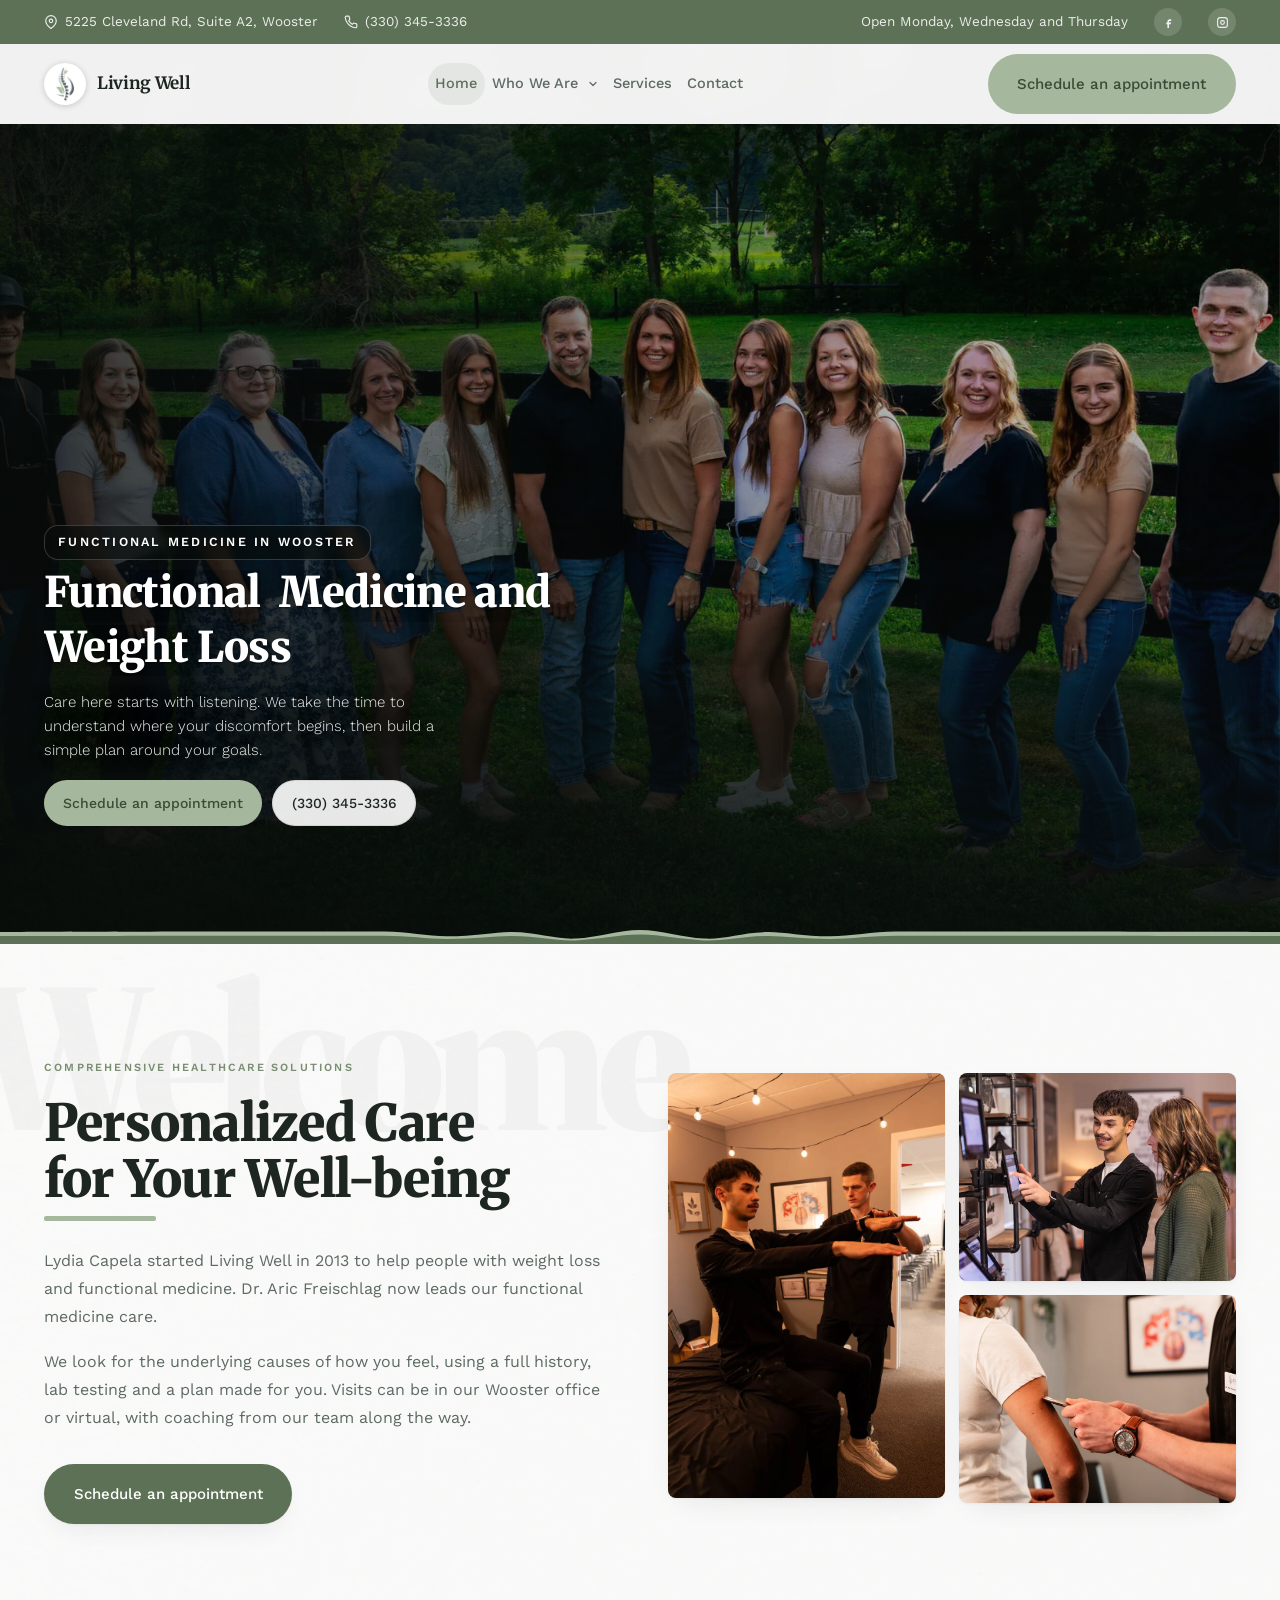
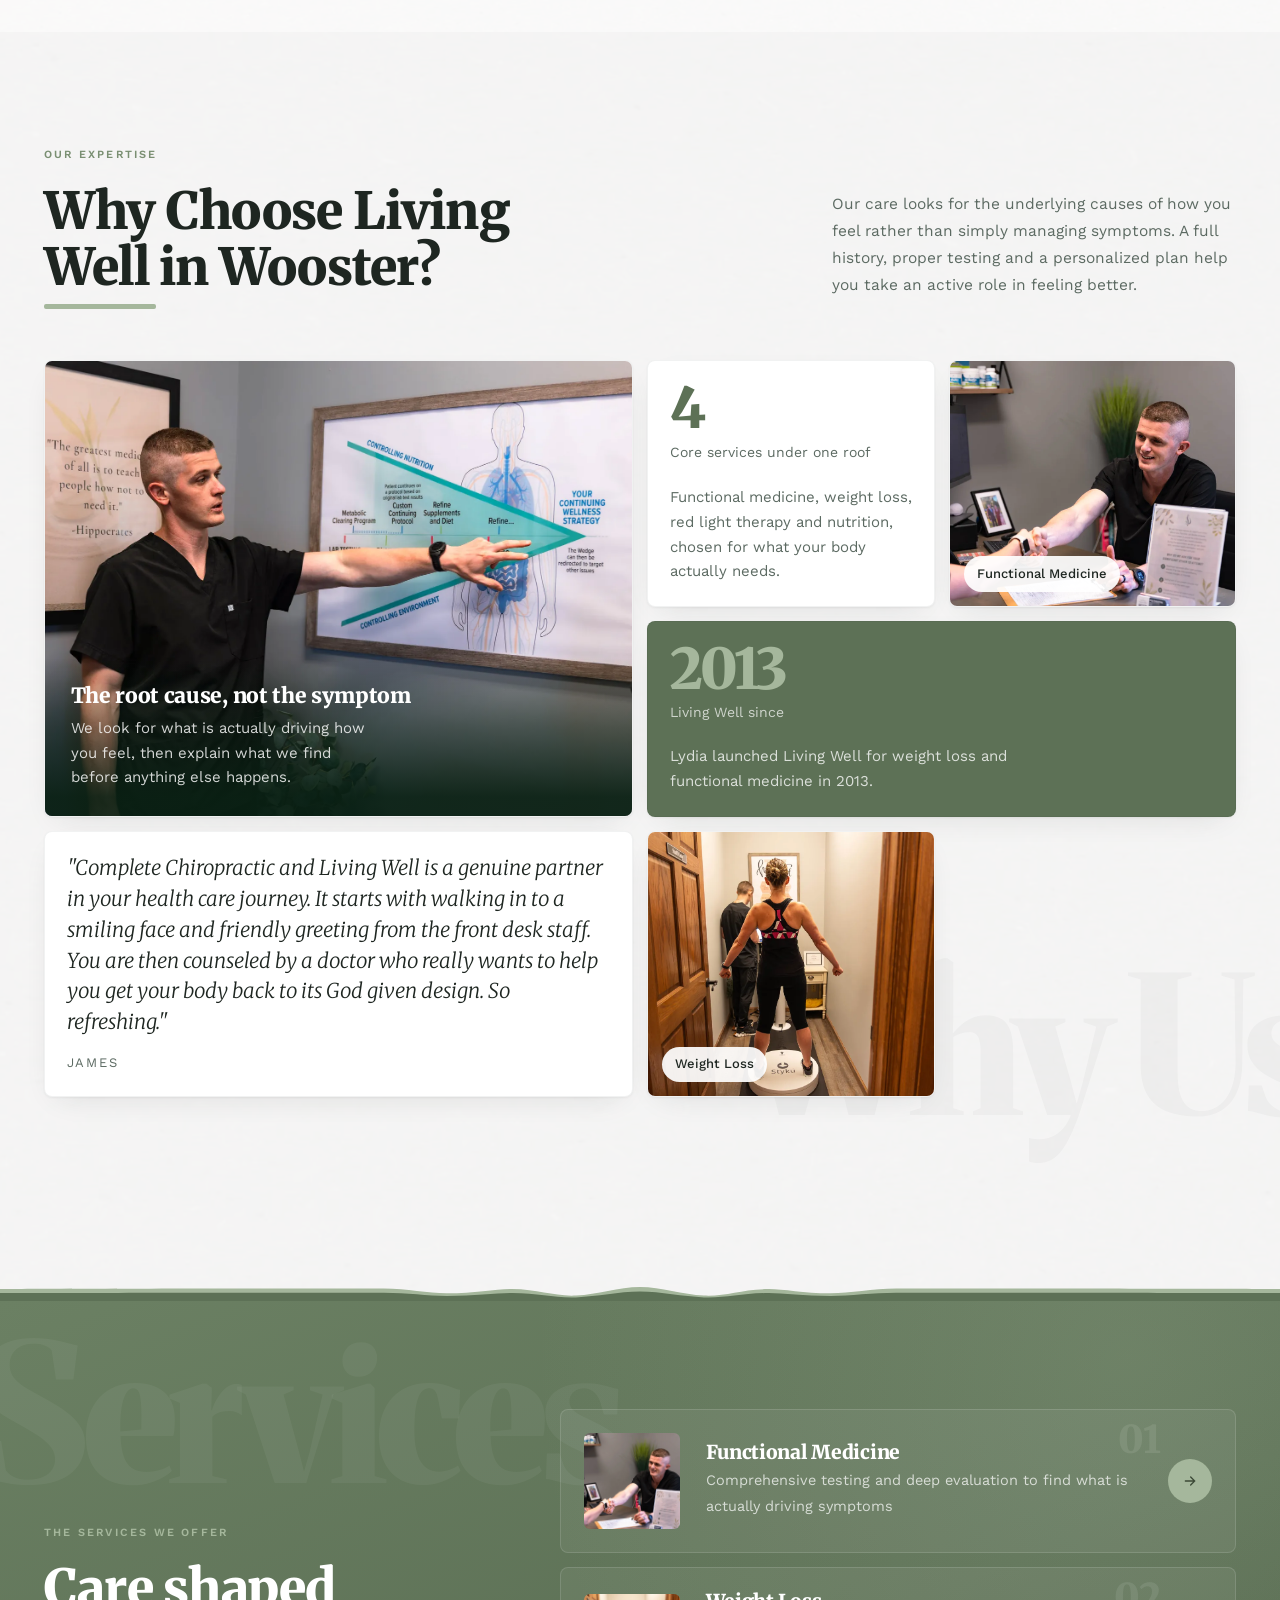
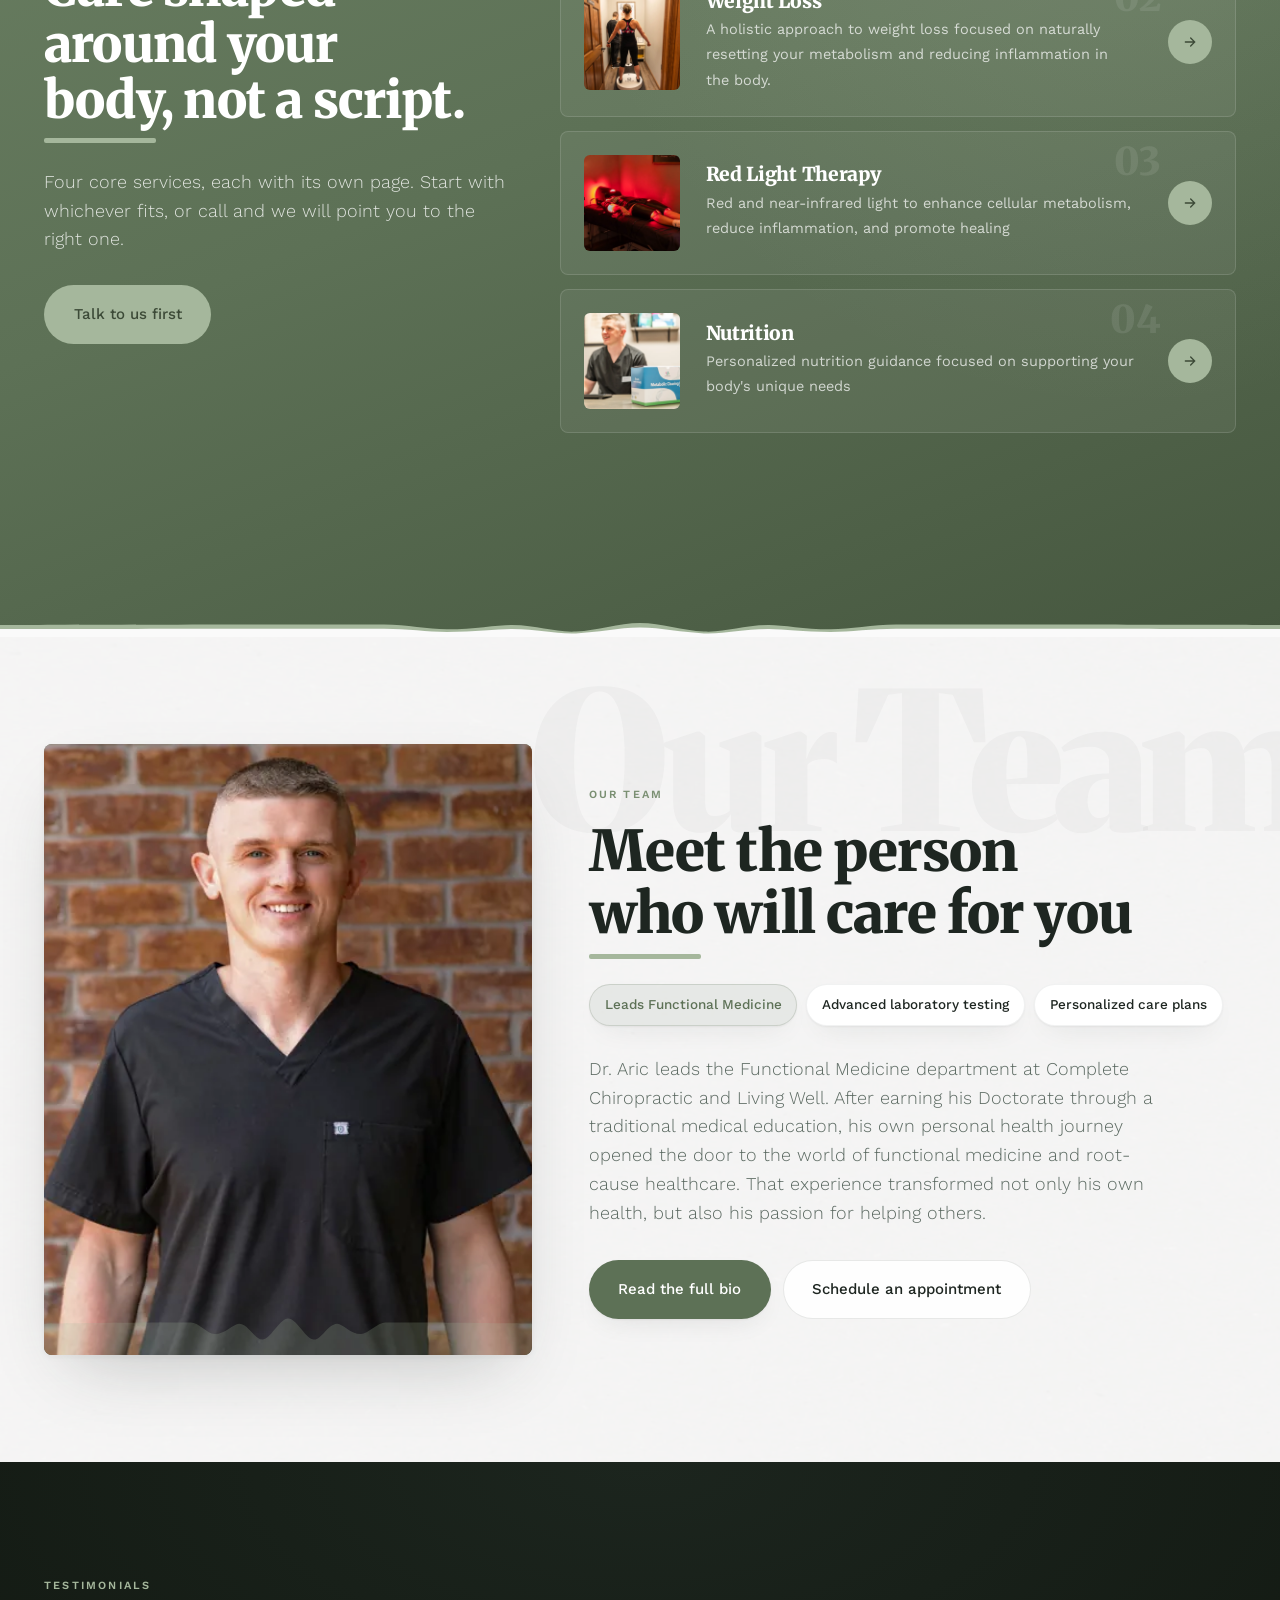
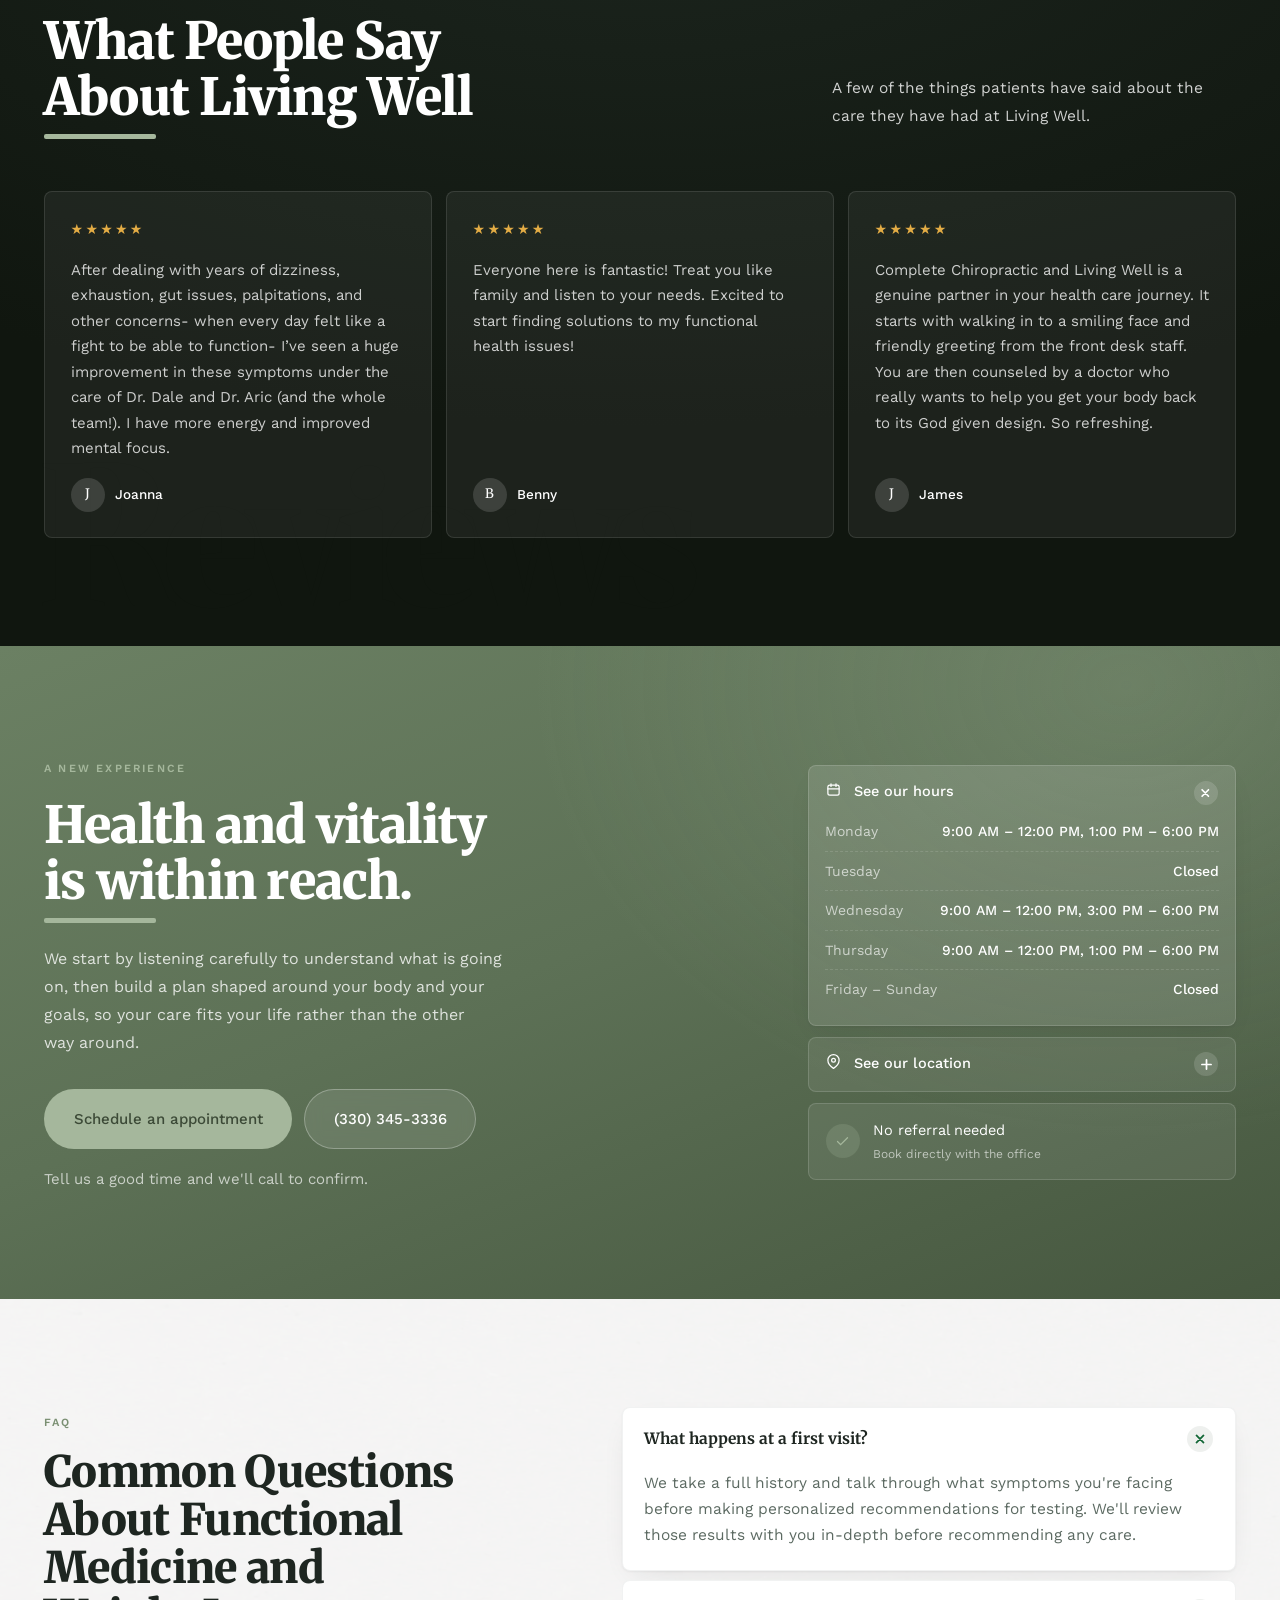
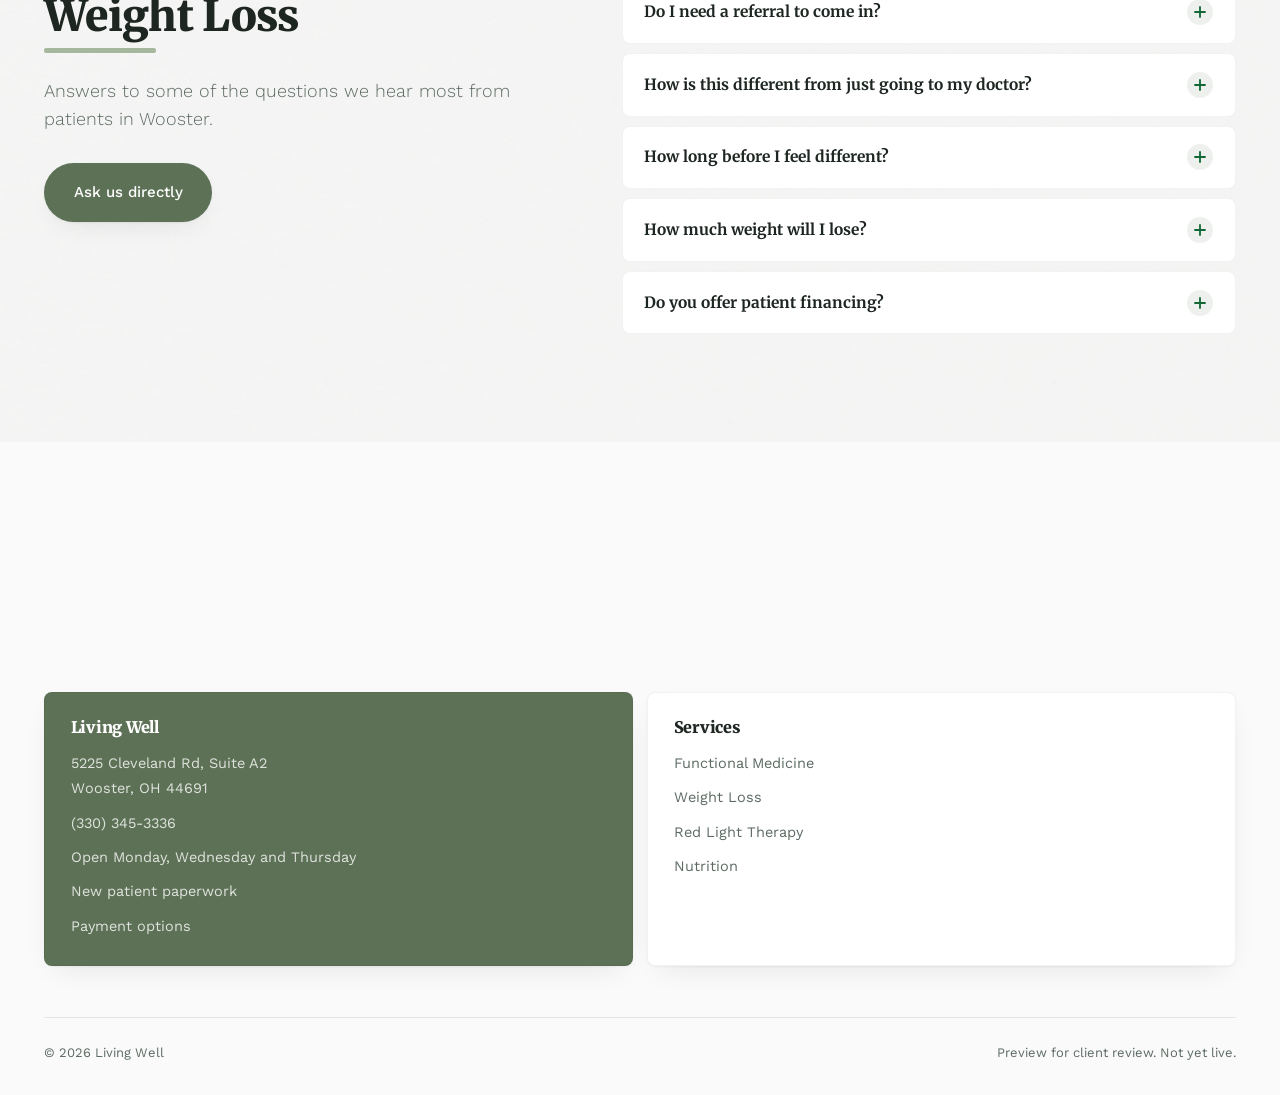
<file: index.html>
<!DOCTYPE html>
<html lang="en">
<head>
<meta charset="utf-8">
<meta name="viewport" content="width=device-width, initial-scale=1">
<meta name="robots" content="noindex, nofollow">
<title>Functional Medicine and Weight Loss in Wooster, OH | Living Well</title>
<link rel="preconnect" href="https://fonts.googleapis.com">
<link rel="preconnect" href="https://fonts.gstatic.com" crossorigin>
<link href="https://fonts.googleapis.com/css2?family=Merriweather:ital,wght@0,300;0,400;0,700;0,900;1,300&family=Work+Sans:wght@300;400;500;600&display=swap" rel="stylesheet">
<script>document.documentElement.className+=' js';</script>
<link rel="stylesheet" href="sage.css">
<style>
/* Preview only. sage.css is byte-identical to the mockup's and stays that
   way; these four declarations exist solely because the supplied logo needs the
   same light/dark flip the text brand already gets at .nav.is-stuck, where the
   bar turns rgba(255,255,255,.94). Nothing here restyles the design. */
.brand__logo{height:56px;width:auto;display:block}
.brand__logo--dark{display:none}
/* three real reviews, so the grid is three. No fourth review was invented. */
.revs{grid-template-columns:repeat(3,1fr)}
.nav.is-stuck .brand__logo--light,.nav.nav--solid .brand__logo--light{display:none}
.nav.is-stuck .brand__logo--dark,.nav.nav--solid .brand__logo--dark{display:block}

/* NAV FIT: second nav action ("Existing Patients", added 2026-08-11) costs the
   link row ~220px, which made "Who We Are" and "Patient Forms" wrap onto two
   lines below roughly 1500px. The links now never wrap, and between the mobile
   breakpoint and 1500px their padding and size tighten to make the room.
   sage.css stays byte-identical; this is preview-only, like the logo rules. */
.brand{flex:none}
.nav__links a{white-space:nowrap}
@media (min-width:1081px) and (max-width:1500px){
  .nav__links{gap:0}
  .nav__links a{padding-inline:.5em;font-size:14.5px}
}
/* Below 1250px the row cannot hold logo + six links + two buttons: the links
   already wrapped there BEFORE this button existed, and with it the logo got
   squeezed to nothing. So the existing-patient button steps aside below 1250,
   and the footer contact card carries the same link at every width, which is
   also how it is reached on mobile. The nowrap + tightening above means the
   1081-1250 band now holds one clean line, which it never did before. */
@media (max-width:1250px){ .nav__cta .btn-ghost{display:none} }
</style>
<style>/* Two-card footer (emit.py footer). */
@media (min-width:721px){.foot__cards--two{grid-template-columns:repeat(2,1fr)}}
</style>
<style>/* Icon + name brand (emit.py logo_html). */
.brand__icon{width:42px;height:42px;border-radius:50%;background:#fff;object-fit:contain;padding:3px;flex:none;box-shadow:0 1px 6px rgba(0,0,0,.18)}
@media (max-width:720px){.brand__icon{width:36px;height:36px}}
</style>
<style>/* Compact hero (emit.py HERO_COMPACT_CSS). */
.hero--compact{--hv-h1:clamp(30px,3.3vw,50px)}
.hero--compact h1{font-size:var(--hv-h1);margin-top:.25em;line-height:1.08}
.hero--compact h1 .mask{display:inline-block;margin-right:.24em}
.hero--compact .rule{display:none}
.hero--compact .hero__sub{margin-top:.75em;font-size:clamp(15px,1.05vw,17px);max-width:48ch}
.hero--compact .hero__acts{margin-top:1.1em;gap:10px}
.hero--compact .hero__acts .btn{padding:.72em 1.3em;font-size:14px}
.hero--compact .hero__acts+p,.hero--compact .scrollcue{display:none}
.hero--compact{align-items:flex-end}
.hero--compact .hero__scrim{background:linear-gradient(180deg,rgba(8,12,10,.72) 0%,rgba(8,12,10,.4) 14%,rgba(8,12,10,.08) 28%),linear-gradient(0deg,rgba(8,12,10,.94) 0%,rgba(8,12,10,.72) 22%,rgba(8,12,10,.18) 48%),linear-gradient(90deg,rgba(8,12,10,.55) 0%,rgba(8,12,10,.12) 48%)}
.hero--compact .wrap{padding-block:0 calc(var(--wave-h) + clamp(14px,2.4vh,34px))}
.hero--compact .hero__in{max-width:min(560px,100%)}
@media (max-width:720px){
  .hero--compact{min-height:88svh}
  .hero--compact .hero__img{object-position:58% 30%!important}
  .hero--compact .hero__scrim{background:linear-gradient(180deg,rgba(8,12,10,.7) 0%,rgba(8,12,10,.1) 18%),linear-gradient(0deg,rgba(8,12,10,.96) 0%,rgba(8,12,10,.8) 32%,rgba(8,12,10,.2) 58%)}
  .hero--compact .hero__sub{font-size:15px}
}
</style>
<style>/* Compact utility bar on phones (emit.py UTIL_COMPACT_CSS). */
@media (max-width:720px){.util .wrap>a[href*="maps"]{display:none}}
</style>
<style>/* Client palette over Sage green (emit.py palette_css). */
:root{--g-band:#5d7156;--g-mid:#7a8f72;--g-lite:#a5b79c;--g-lite-txt:#dde8d7;--g-deep:#3c4a37}
.sec--green{background:radial-gradient(80% 120% at 88% 6%, rgba(165,183,156,.20) 0%, rgba(165,183,156,0) 58%),linear-gradient(158deg,#6b8063 0%,#5d7156 46%,#46573f 100%)}
.ihero--green{background:radial-gradient(80% 120% at 88% 4%, rgba(165,183,156,.22) 0%, rgba(165,183,156,0) 56%),linear-gradient(158deg,#6b8063 0%,#5d7156 46%,#46573f 100%)}
.cite{background:radial-gradient(90% 130% at 92% 0%, rgba(165,183,156,.2) 0%, rgba(165,183,156,0) 60%),linear-gradient(154deg,#6b8063 0%,#5d7156 52%,#46573f 100%)}
.cred--g,.plabel--g{background:rgba(93,113,86,.09);border-color:rgba(93,113,86,.2)}
.nav.is-stuck .nav__links a:hover,.nav.is-stuck .nav__links a.on,.nav.nav--solid .nav__links a:hover,.nav.nav--solid .nav__links a.on{background:rgba(93,113,86,.09)}
.info__row .ic,summary::after{background-color:rgba(93,113,86,.1)}
.cta__row .ic,.offer__inc li::before{background-color:rgba(165,183,156,.22)}
</style>
<style>/* Home hero legibility (2026-10-06 design review). The eyebrow sat at
   70% white over the busiest part of the team photo. It now reads as white
   text on a small dark pill, and the overlay behind the text block is a
   little deeper on the left (desktop) and at the bottom (phone). Scoped to
   this hero only; the photo stays visible on the right and at the top. */
#hero .eyebrow{color:#fff;background:rgba(8,12,10,.62);border:1px solid rgba(255,255,255,.18);padding:.55em 1.05em;border-radius:14px;font-size:12.5px;letter-spacing:.2em;line-height:1.5;text-shadow:0 1px 2px rgba(0,0,0,.5);-webkit-backdrop-filter:blur(4px);backdrop-filter:blur(4px)}
#hero .hero__scrim{background:linear-gradient(180deg,rgba(8,12,10,.72) 0%,rgba(8,12,10,.4) 14%,rgba(8,12,10,.08) 28%),linear-gradient(0deg,rgba(8,12,10,.95) 0%,rgba(8,12,10,.76) 24%,rgba(8,12,10,.24) 52%),linear-gradient(90deg,rgba(8,12,10,.74) 0%,rgba(8,12,10,.5) 30%,rgba(8,12,10,.14) 54%,rgba(8,12,10,0) 70%)}
@media (min-width:721px){ #hero .eyebrow{white-space:nowrap;letter-spacing:.18em} }
@media (max-width:720px){
  #hero .eyebrow{font-size:11.5px;letter-spacing:.14em;padding:.5em .85em}
  #hero .hero__scrim{background:linear-gradient(180deg,rgba(8,12,10,.7) 0%,rgba(8,12,10,.1) 18%),linear-gradient(0deg,rgba(8,12,10,.97) 0%,rgba(8,12,10,.86) 34%,rgba(8,12,10,.5) 52%,rgba(8,12,10,.14) 70%)}
}
</style>
<link rel="stylesheet" href="le-nav.css">
<script type="application/ld+json">{"@context":"https://schema.org","@type":"LocalBusiness","name":"Complete Chiropractic and Living Well - Functional Medicine and Weight Loss","url":"https://4livingwell.com/","telephone":"(330) 345-3336","address":{"@type":"PostalAddress","streetAddress":"5225 Cleveland Rd Suite A2","addressLocality":"Wooster","addressRegion":"OH","postalCode":"44691","addressCountry":"US"},"geo":{"@type":"GeoCoordinates","latitude":40.8628301,"longitude":-81.9234114}}</script>
</head>
<body>

<div class="util">
  <div class="wrap">
    <a href="https://www.google.com/maps/search/?api=1&query=Living+Well%2C+5225+Cleveland+Rd%2C+Suite+A2%2C+Wooster%2C+OH+44691" target="_blank" rel="noopener"><svg width="14" height="14" viewBox="0 0 24 24" fill="none" stroke="currentColor" stroke-width="2"><path d="M21 10c0 7-9 13-9 13s-9-6-9-13a9 9 0 0118 0z"/><circle cx="12" cy="10" r="3"/></svg> 5225 Cleveland Rd, Suite A2, Wooster</a>
    <a href="tel:3303453336"><svg width="14" height="14" viewBox="0 0 24 24" fill="none" stroke="currentColor" stroke-width="2"><path d="M22 16.9v3a2 2 0 01-2.2 2 19.8 19.8 0 01-8.6-3.1 19.5 19.5 0 01-6-6A19.8 19.8 0 012.1 4.2 2 2 0 014.1 2h3a2 2 0 012 1.7c.1.9.4 1.8.7 2.7a2 2 0 01-.5 2.1L8.1 9.9a16 16 0 006 6l1.4-1.2a2 2 0 012.1-.5c.9.3 1.8.6 2.7.7a2 2 0 011.7 2z"/></svg> (330) 345-3336</a>
    <span class="spacer"></span>
    <span class="hide-s">Open Monday, Wednesday and Thursday</span>
    <a href="https://www.facebook.com/livingwellwooster/" target="_blank" rel="noopener" class="soc" aria-label="Facebook"><svg width="13" height="13" viewBox="0 0 24 24" fill="currentColor"><path d="M14 9h3V6h-3c-2.2 0-4 1.8-4 4v2H8v3h2v7h3v-7h3l1-3h-4v-2c0-.6.4-1 1-1z"/></svg></a>
    <a href="https://www.instagram.com/livingwell_wooster/" target="_blank" rel="noopener" class="soc" aria-label="Instagram"><svg width="13" height="13" viewBox="0 0 24 24" fill="none" stroke="currentColor" stroke-width="2"><rect x="3" y="3" width="18" height="18" rx="5"/><circle cx="12" cy="12" r="3.5"/></svg></a>
  </div>
</div>

<nav class="nav nav--solid" id="nav">
  <div class="wrap">
    <div class="nav__inner">
      <a href="index.html" class="brand" aria-label="Living Well"><img class="brand__icon" src="assets/brand-spine-icon.webp" alt="" aria-hidden="true"> <span class="le-brandtxt">Living Well</span></a>
      <div class="nav__links">
        <a href="index.html" class="on" aria-current="page">Home</a><div class="nav__dd"><a href="capela-living-well-about.html" class="nav__dd-top">Who We Are</a><button type="button" class="nav__dd-btn" aria-expanded="false" aria-controls="dd-who" aria-label="Show the Who We Are menu"><svg width="12" height="12" viewBox="0 0 24 24" fill="none" stroke="currentColor" stroke-width="2.4" stroke-linecap="round" stroke-linejoin="round" aria-hidden="true"><path d="M6 9l6 6 6-6"/></svg></button><div class="nav__dd-menu" id="dd-who"><a href="capela-living-well-about.html">Meet the Team</a><a href="capela-living-well-payment-options.html">Payment Options</a></div></div><a href="capela-living-well-services.html">Services</a><a href="capela-living-well-contact.html">Contact</a>
      </div>
      <div class="nav__cta">
        <a href="capela-living-well-special.html" class="btn btn-lite">Schedule an appointment</a>
        <button class="nav__burger" aria-label="Menu"><svg width="18" height="18" viewBox="0 0 24 24" stroke="currentColor" stroke-width="2" stroke-linecap="round"><path d="M3 7h18M3 12h18M3 17h18"/></svg></button>
      </div>
    </div>
  </div>
</nav>

<!-- ============ HERO: full bleed, full height ============ -->
<header class="hero hero--compact" id="hero">
  <div class="hero__media">
    <!-- The practice's own photograph (client layer sage.photos.hero). -->
    <img class="hero__img" id="heroImg" src="assets/photo-team-outdoor.webp" alt="The Living Well team together outdoors" style="object-position:60% 50%" fetchpriority="high">
  </div>
  <div class="hero__scrim"></div>

  <div class="wrap">
    <div class="hero__in">
      <span class="eyebrow reveal" style="--d:0">Functional Medicine in Wooster</span>
      <h1>
        <span class="mask"><span style="--d:1">Functional</span></span>
        <span class="mask"><span style="--d:2">Medicine and</span></span>
        <span class="mask"><span style="--d:3"><em>Weight Loss</em></span></span>
      </h1>
      <span class="rule"></span>
      <p class="hero__sub reveal" style="--d:5">Care here starts with listening. We take the time to understand where your discomfort begins, then build a simple plan around your goals.</p>
      <div class="hero__acts reveal" style="--d:6">
        <a href="capela-living-well-special.html" class="btn btn-lite">Schedule an appointment</a>
        <a href="tel:3303453336" class="btn btn-ghost">(330) 345-3336</a>
      </div>
      <p class="reveal" style="--d:7;margin-top:1.1em;font-size:15px;opacity:.85">Tell us a good time and we'll call to confirm.</p>
      <!-- Sage's real hero carries no stat row. Three placeholder figures
           crowded the photo and put three unsourced numbers above the fold.
           The proof lives in the bento band instead. -->
    </div>
  </div>

  <div class="scrollcue"><span>Scroll</span><i></i></div>

  <div class="wave" style="--wave-end:var(--g-band)">
    <svg viewBox="0 0 1440 320" preserveAspectRatio="none"><path d="M1440 276.8s-255.057-1.964-432-1.54c-26.047.061-51.843 15.76-73.44 15.94-30.357.252-54.058-14.95-70.56-14.4-30.211 1.008-48 25.2-72 21.6-24-3.6-48-28.8-72-28.8s-48 25.2-72 28.8c-24 3.6-41.789-20.592-72-21.6-16.769-.559-42.412 14.64-73.44 14.388-21.623-.175-44.532-15.871-70.56-15.932C254.828 274.847 0 276.8 0 276.8V320h1440v-43.2Z"/></svg>
    <svg viewBox="0 0 1440 320" preserveAspectRatio="none"><path d="M1440 276.8s-255.057-1.964-432-1.54c-26.047.061-51.843 15.76-73.44 15.94-30.357.252-54.058-14.95-70.56-14.4-30.211 1.008-48 25.2-72 21.6-24-3.6-48-28.8-72-28.8s-48 25.2-72 28.8c-24 3.6-41.789-20.592-72-21.6-16.769-.559-42.412 14.64-73.44 14.388-21.623-.175-44.532-15.871-70.56-15.932C254.828 274.847 0 276.8 0 276.8V320h1440v-43.2Z"/></svg>
  </div>
</header>



<!-- ============ ABOUT ============ -->
<section class="sec grain" id="about">
  <div class="ghost ghost--l" style="left:-2%;top:6%">Welcome</div>
  <div class="wrap">
    <div class="about__grid about">
      <div class="reveal">
        <span class="eyebrow">Comprehensive Healthcare Solutions</span>
        <h2 style="font-size:var(--t-h2);margin-top:.3em">Personalized Care for Your Well-being</h2>
        <span class="rule"></span>
        <div style="margin-top:1.6em">
          <p class="muted">Lydia Capela started Living Well in 2013 to help people with weight loss and functional medicine. Dr. Aric Freischlag now leads our functional medicine care.</p>
          <p class="muted">We look for the underlying causes of how you feel, using a full history, lab testing and a plan made for you. Visits can be in our Wooster office or virtual, with coaching from our team along the way.</p>
        </div>
        <div style="margin-top:2em"><a href="capela-living-well-special.html" class="btn btn-primary">Schedule an appointment</a></div>
      </div>
      <!-- The practice's own photographs (client layer sage.photos.about_*). The portrait lands first, then the wides slide out from behind it. -->
      <div class="about__stack">
        <figure class="tall"><img src="assets/welcome-aric-exercise.webp" alt="A team member guiding a patient through an arm exercise at Living Well" width="720" height="1104" style="object-position:50% 22%" loading="lazy"></figure>
        <figure class="wide" style="--wd:1.05s"><img src="assets/welcome-team-screen.webp" alt="A team member showing a patient a screen in the office" width="1000" height="750" loading="lazy"></figure>
        <figure class="wide" style="--wd:1.45s"><img src="assets/welcome-iastm.webp" alt="Instrument-assisted soft tissue work on a patient&#x27;s arm" width="1000" height="750" loading="lazy"></figure>
      </div>
    </div>
  </div>
</section>

<!-- ============ BENTO ============ -->
<section class="sec sec--paper grain sec--wavebottom" id="why">
  <div class="ghost ghost--r" style="right:-3%;bottom:14%">Why Us</div>
  <div class="wrap">
    <div class="head">
      <div class="reveal">
        <span class="eyebrow">Our Expertise</span>
        <h2>Why Choose Living Well in Wooster?</h2>
        <span class="rule"></span>
      </div>
      <div class="head__note reveal" style="--d:1">
        <p class="muted" style="font-size:15.5px">Our care looks for the underlying causes of how you feel rather than simply managing symptoms. A full history, proper testing and a personalized plan help you take an active role in feeling better.</p>
      </div>
    </div>

    <div class="bento">
      <article class="card b b--hero reveal" style="--d:0">
        <figure><img src="assets/photo-lw-wellness-plan.webp" alt="Walking through a functional wellness plan at Living Well in Wooster" loading="lazy">
          <figcaption><h3>The root cause, not the symptom</h3><p>We look for what is actually driving how you feel, then explain what we find before anything else happens.</p></figcaption>
        </figure>
      </article>
      <article class="card b b--stat reveal" style="--d:1">
        <div><div class="b__n" data-count="4">4</div><div class="b__l">Core services under one roof</div></div>
        <p style="margin-top:1.4em">Functional medicine, weight loss, red light therapy and nutrition, chosen for what your body actually needs.</p>
      </article>
      <article class="card b b--img reveal" style="--d:2"><img src="assets/svc-functional-consult.webp" alt="Functional Medicine" loading="lazy"><span class="tag">Functional Medicine</span></article>
      <article class="card b b--green reveal" style="--d:3">
        <div><div class="b__n">2013</div><div class="b__l">Living Well since</div></div>
        <p style="margin-top:1.3em;max-width:38ch">Lydia launched Living Well for weight loss and functional medicine in 2013.</p>
      </article>
      <article class="card b b--quote reveal" style="--d:4">
        <blockquote>"Complete Chiropractic and Living Well is a genuine partner in your health care journey. It starts with walking in to a smiling face and friendly greeting from the front desk staff. You are then counseled by a doctor who really wants to help you get your body back to its God given design. So refreshing."</blockquote>
        <cite>James</cite>
      </article>
      <article class="card b b--img reveal" style="--d:5"><img src="assets/svc-styku.webp" alt="Weight Loss" loading="lazy"><span class="tag">Weight Loss</span></article>
    </div>
  </div>
  <div class="wave" style="--wave-end:var(--g-band)">
    <svg viewBox="0 0 1440 320" preserveAspectRatio="none"><path d="M1440 276.8s-255.057-1.964-432-1.54c-26.047.061-51.843 15.76-73.44 15.94-30.357.252-54.058-14.95-70.56-14.4-30.211 1.008-48 25.2-72 21.6-24-3.6-48-28.8-72-28.8s-48 25.2-72 28.8c-24 3.6-41.789-20.592-72-21.6-16.769-.559-42.412 14.64-73.44 14.388-21.623-.175-44.532-15.871-70.56-15.932C254.828 274.847 0 276.8 0 276.8V320h1440v-43.2Z"/></svg>
    <svg viewBox="0 0 1440 320" preserveAspectRatio="none"><path d="M1440 276.8s-255.057-1.964-432-1.54c-26.047.061-51.843 15.76-73.44 15.94-30.357.252-54.058-14.95-70.56-14.4-30.211 1.008-48 25.2-72 21.6-24-3.6-48-28.8-72-28.8s-48 25.2-72 28.8c-24 3.6-41.789-20.592-72-21.6-16.769-.559-42.412 14.64-73.44 14.388-21.623-.175-44.532-15.871-70.56-15.932C254.828 274.847 0 276.8 0 276.8V320h1440v-43.2Z"/></svg>
  </div>
</section>

<!-- ============ SERVICES: green band, pinned heading ============ -->
<section class="sec sec--green on-dark sec--wavebottom" id="services">
  <div class="ghost ghost--l" style="left:-2%;top:4%">Services</div>
  <div class="wrap">
    <div class="svc__grid">
      <div class="svc__side reveal">
        <span class="eyebrow eyebrow--light">The Services We Offer</span>
        <h2 style="font-size:var(--t-h2);margin-top:.3em">Care shaped around your body, not a script.</h2>
        <span class="rule"></span>
        <p class="lead" style="margin-top:1.4em">Four core services, each with its own page. Start with whichever fits, or call and we will point you to the right one.</p>
        <div style="margin-top:1.9em"><a href="tel:3303453336" class="btn btn-lite">Talk to us first</a></div>
      </div>

      <div class="svc__list">
        <a href="capela-living-well-service-functional-medicine.html" class="svc reveal" style="--d:0">
          <span class="svc__thumb"><img src="assets/svc-functional-consult.webp" alt="Functional Medicine" loading="lazy"></span>
          <span><h3>Functional Medicine</h3><p>Comprehensive testing and deep evaluation to find what is actually driving symptoms</p></span>
          <span class="svc__go"><svg width="16" height="16" viewBox="0 0 24 24" fill="none" stroke="currentColor" stroke-width="2" stroke-linecap="round"><path d="M5 12h14M13 6l6 6-6 6"/></svg></span>
          <span class="svc__no">01</span>
        </a>
        <a href="capela-living-well-service-weight-loss.html" class="svc reveal" style="--d:1">
          <span class="svc__thumb"><img src="assets/svc-styku.webp" alt="Weight Loss" loading="lazy"></span>
          <span><h3>Weight Loss</h3><p>A holistic approach to weight loss focused on naturally resetting your metabolism and reducing inflammation in the body.</p></span>
          <span class="svc__go"><svg width="16" height="16" viewBox="0 0 24 24" fill="none" stroke="currentColor" stroke-width="2" stroke-linecap="round"><path d="M5 12h14M13 6l6 6-6 6"/></svg></span>
          <span class="svc__no">02</span>
        </a>
        <a href="capela-living-well-service-red-light-therapy.html" class="svc reveal" style="--d:2">
          <span class="svc__thumb"><img src="assets/svc-red-light.webp" alt="Red Light Therapy" loading="lazy"></span>
          <span><h3>Red Light Therapy</h3><p>Red and near-infrared light to enhance cellular metabolism, reduce inflammation, and promote healing</p></span>
          <span class="svc__go"><svg width="16" height="16" viewBox="0 0 24 24" fill="none" stroke="currentColor" stroke-width="2" stroke-linecap="round"><path d="M5 12h14M13 6l6 6-6 6"/></svg></span>
          <span class="svc__no">03</span>
        </a>
        <a href="capela-living-well-service-nutrition.html" class="svc reveal" style="--d:3">
          <span class="svc__thumb"><img src="assets/svc-metabolic-kit.webp" alt="Nutrition" loading="lazy"></span>
          <span><h3>Nutrition</h3><p>Personalized nutrition guidance focused on supporting your body's unique needs</p></span>
          <span class="svc__go"><svg width="16" height="16" viewBox="0 0 24 24" fill="none" stroke="currentColor" stroke-width="2" stroke-linecap="round"><path d="M5 12h14M13 6l6 6-6 6"/></svg></span>
          <span class="svc__no">04</span>
        </a>
      </div>
    </div>
  </div>
  <div class="wave" style="--wave-end:var(--paper-2)">
    <svg viewBox="0 0 1440 320" preserveAspectRatio="none"><path d="M1440 276.8s-255.057-1.964-432-1.54c-26.047.061-51.843 15.76-73.44 15.94-30.357.252-54.058-14.95-70.56-14.4-30.211 1.008-48 25.2-72 21.6-24-3.6-48-28.8-72-28.8s-48 25.2-72 28.8c-24 3.6-41.789-20.592-72-21.6-16.769-.559-42.412 14.64-73.44 14.388-21.623-.175-44.532-15.871-70.56-15.932C254.828 274.847 0 276.8 0 276.8V320h1440v-43.2Z"/></svg>
    <svg viewBox="0 0 1440 320" preserveAspectRatio="none"><path d="M1440 276.8s-255.057-1.964-432-1.54c-26.047.061-51.843 15.76-73.44 15.94-30.357.252-54.058-14.95-70.56-14.4-30.211 1.008-48 25.2-72 21.6-24-3.6-48-28.8-72-28.8s-48 25.2-72 28.8c-24 3.6-41.789-20.592-72-21.6-16.769-.559-42.412 14.64-73.44 14.388-21.623-.175-44.532-15.871-70.56-15.932C254.828 274.847 0 276.8 0 276.8V320h1440v-43.2Z"/></svg>
  </div>
</section>

<!-- ============ TEAM: solo-first, scales up ============ -->
<section class="sec sec--paper grain" id="team">
  <div class="ghost ghost--r" style="right:-2%;top:6%">Our Team</div>
  <div class="wrap">
    <!-- ---- SOLO. The fleet default. ---- -->
    <div class="teamstate on" id="state-solo">
      <div class="solo">
        <div class="portrait slide-l">
          <span class="portrait__mono">LW</span>
          <img src="assets/team-aric-freischlag.webp" alt="Dr. Aric Freischlag, functional wellness coordinator in Wooster, Ohio" style="position:absolute;inset:0;width:100%;height:100%;object-fit:cover;object-position:50% 22%">
          <div class="portrait__wave">
            <svg viewBox="0 0 1440 320" preserveAspectRatio="none"><path d="M1440 276.8s-255.057-1.964-432-1.54c-26.047.061-51.843 15.76-73.44 15.94-30.357.252-54.058-14.95-70.56-14.4-30.211 1.008-48 25.2-72 21.6-24-3.6-48-28.8-72-28.8s-48 25.2-72 28.8c-24 3.6-41.789-20.592-72-21.6-16.769-.559-42.412 14.64-73.44 14.388-21.623-.175-44.532-15.871-70.56-15.932C254.828 274.847 0 276.8 0 276.8V320h1440v-43.2Z"/></svg>
          </div>
        </div>

        <div class="slide-r" style="--d:1">
          <span class="eyebrow">Our Team</span>
          <h2 class="solo__name">Meet the person who will care for you</h2>
          <span class="rule"></span>
          <div class="solo__creds">
            <span class="cred cred--g">Leads Functional Medicine</span>
            <span class="cred">Advanced laboratory testing</span>
            <span class="cred">Personalized care plans</span>
          </div>
          <p class="lead solo__body">Dr. Aric leads the Functional Medicine department at Complete Chiropractic and Living Well. After earning his Doctorate through a traditional medical education, his own personal health journey opened the door to the world of functional medicine and root-cause healthcare. That experience transformed not only his own health, but also his passion for helping others.</p>
          <div class="solo__acts">
            <a href="capela-living-well-about.html" class="btn btn-primary">Read the full bio</a>
            <a href="capela-living-well-special.html" class="btn btn-ghost">Schedule an appointment</a>
          </div>
        </div>
      </div>
    </div>

  </div>
</section>

<!-- ============ REVIEWS: photo band, ghost behind ============ -->
<section class="sec sec--ink on-dark">
  <div class="ghost ghost--l" style="left:3%;bottom:4%">Reviews</div>
  <div class="wrap">
    <div class="head">
      <div class="reveal">
        <span class="eyebrow eyebrow--light">Testimonials</span>
        <h2>What People Say About Living Well</h2>
        <span class="rule"></span>
      </div>
      <div class="head__note reveal" style="--d:1">
        <p style="font-size:15.5px">A few of the things patients have said about the care they have had at Living Well.</p>
      </div>
    </div>
    <div class="revs">
      <article class="rev slide-l" style="--d:0"><span class="rev__stars">★★★★★</span><p>After dealing with years of dizziness, exhaustion, gut issues, palpitations, and other concerns- when every day felt like a fight to be able to function- I’ve seen a huge improvement in these symptoms under the care of Dr. Dale and Dr. Aric (and the whole team!). I have more energy and improved mental focus.</p><span class="rev__by"><span class="rev__av">J</span> Joanna</span></article>
      <article class="rev slide-l" style="--d:1"><span class="rev__stars">★★★★★</span><p>Everyone here is fantastic! Treat you like family and listen to your needs. Excited to start finding solutions to my functional health issues!</p><span class="rev__by"><span class="rev__av">B</span> Benny</span></article>
      <article class="rev slide-l" style="--d:2"><span class="rev__stars">★★★★★</span><p>Complete Chiropractic and Living Well is a genuine partner in your health care journey. It starts with walking in to a smiling face and friendly greeting from the front desk staff. You are then counseled by a doctor who really wants to help you get your body back to its God given design. So refreshing.</p><span class="rev__by"><span class="rev__av">J</span> James</span></article>
      
    </div>
  </div>
</section>

<!-- ============ CTA ============ -->
<section class="sec sec--green on-dark" id="book">
  <div class="wrap">
    <div class="cta__in">
      <div class="reveal">
        <span class="eyebrow eyebrow--light">A New Experience</span>
        <h2 style="font-size:var(--t-h2);margin-top:.3em">Health and vitality is within reach.</h2>
        <span class="rule"></span>
        <p style="margin-top:1.4em;max-width:48ch">We start by listening carefully to understand what is going on, then build a plan shaped around your body and your goals, so your care fits your life rather than the other way around.</p>
        <div style="margin-top:2em;display:flex;gap:12px;flex-wrap:wrap">
          <a href="capela-living-well-special.html" class="btn btn-lite">Schedule an appointment</a>
          <a href="tel:3303453336" class="btn btn-ghost">(330) 345-3336</a>
        </div>
        <p style="margin-top:1.1em;font-size:15px;opacity:.85">Tell us a good time and we'll call to confirm.</p>
      </div>
      <!-- Hours and location EXPAND, because split hours are common and a flat
           "Mon to Fri 8-6" is a lie for most practices. No-referral stays a plain
           statement: there is nothing behind it worth a click. One open by default
           so the band never reads as three closed doors. -->
      <div class="cta__aside reveal" style="--d:1">
        <details class="cta__acc" open>
          <summary><span class="ic"><svg width="15" height="15" viewBox="0 0 24 24" fill="none" stroke="currentColor" stroke-width="2" stroke-linecap="round"><rect x="3" y="5" width="18" height="16" rx="3"/><path d="M8 3v4M16 3v4M3 11h18"/></svg></span>See our hours</summary>
          <div class="cta__acc__body">
            <ul class="hours">
              <li><span>Monday</span><b>9:00 AM – 12:00 PM, 1:00 PM – 6:00 PM</b></li>
              <li><span>Tuesday</span><b>Closed</b></li>
              <li><span>Wednesday</span><b>9:00 AM – 12:00 PM, 3:00 PM – 6:00 PM</b></li>
              <li><span>Thursday</span><b>9:00 AM – 12:00 PM, 1:00 PM – 6:00 PM</b></li>
              <li><span>Friday – Sunday</span><b>Closed</b></li>
            </ul>
          </div>
        </details>

        <details class="cta__acc">
          <summary><span class="ic"><svg width="15" height="15" viewBox="0 0 24 24" fill="none" stroke="currentColor" stroke-width="2"><path d="M21 10c0 7-9 13-9 13s-9-6-9-13a9 9 0 0118 0z"/><circle cx="12" cy="10" r="3"/></svg></span>See our location</summary>
          <div class="cta__acc__body">
            <p style="margin-bottom:.9em">5225 Cleveland Rd, Suite A2<br>Wooster, OH 44691</p>
            <div class="mapslot" style="border:0;padding:0;overflow:hidden">
              <iframe src="https://maps.google.com/maps?q=40.8628301,-81.9234114&z=16&output=embed" style="width:100%;height:100%;border:0;border-radius:inherit" loading="lazy" referrerpolicy="no-referrer-when-downgrade" title="Map to Living Well"></iframe>
            </div>
          </div>
        </details>

        <div class="cta__row cta__row--flat"><span class="ic"><svg width="15" height="15" viewBox="0 0 24 24" fill="none" stroke="currentColor" stroke-width="2" stroke-linecap="round"><path d="M20 6L9 17l-5-5"/></svg></span><span>No referral needed<small>Book directly with the office</small></span></div>
      </div>
    </div>
  </div>
</section>

<!-- ============ FAQ ============ -->
<section class="sec sec--paper grain" id="faq">
  <div class="wrap">
    <div class="faq">
      <div class="reveal">
        <span class="eyebrow">FAQ</span>
        <h2 style="margin-top:.3em">Common Questions About Functional Medicine and Weight Loss</h2>
        <span class="rule"></span>
        <p class="lead" style="margin-top:1.3em">Answers to some of the questions we hear most from patients in Wooster.</p>
        <a href="tel:3303453336" class="btn btn-primary" style="margin-top:1.9em">Ask us directly</a>
      </div>
      <div class="faq__list reveal" style="--d:1">
        <details open><summary>What happens at a first visit?</summary><div class="faq__a">We take a full history and talk through what symptoms you're facing before making personalized recommendations for testing. We'll review those results with you in-depth before recommending any care.</div></details>
        <details><summary>Do I need a referral to come in?</summary><div class="faq__a">No. You can book directly with our office.</div></details>
        <details><summary>How is this different from just going to my doctor?</summary><div class="faq__a">We are not in competition with your doctor. A physician is looking for disease that needs traditional medical management, and we support that when needed. You do not need to choose one over the other or change any current care arrangements. We offer comprehensive testing and personalized care for those looking for a more natural approach.</div></details>
        <details><summary>How long before I feel different?</summary><div class="faq__a">Honestly, it varies, and anyone who gives you a number for this is guessing. Some people notice a difference in energy or digestion within a few weeks of changing the obvious things. Where something has been building for years, it takes longer. We set a review point at the start so there is a defined moment to look at whether this is working, rather than an open-ended commitment.</div></details>
        <details><summary>How much weight will I lose?</summary><div class="faq__a">We do not give a specific number we expect, and we would be wary of anyone who does. We focus on results beyond what the scale says, such as your energy levels, inflammation control, hormonal improvements, and sleep quality. Everybody is different, and we celebrate all wins, no matter the number of pounds dropped.</div></details>
        <details><summary>Do you offer patient financing?</summary><div class="faq__a">Yes. Patient financing is available through Cherry. <a href="https://pay.withcherry.com/4livingwell?utm_source=merchant&utm_medium=website" target="_blank" rel="noopener">Apply with Cherry</a>.</div></details>

      </div>
    </div>
  </div>
</section>

<!-- ============ FOOTER: CONTACT US rises from behind the cards ============ -->
<footer class="foot" id="foot">
  <div class="wrap">
    <div class="foot__megawrap"><h2 class="foot__mega" id="mega">Contact <em>Us</em></h2></div>
    <div class="foot__cards foot__cards--two">
      <div class="card fc fc--g reveal" style="--d:0"><h3>Living Well</h3><ul><li>5225 Cleveland Rd, Suite A2<br>Wooster, OH 44691</li><li><a href="tel:3303453336">(330) 345-3336</a></li><li>Open Monday, Wednesday and Thursday</li><li><a href="capela-living-well-new-patient-paperwork.html">New patient paperwork</a></li><li><a href="capela-living-well-payment-options.html">Payment options</a></li></ul></div>
      <div class="card fc reveal" style="--d:1"><h3>Services</h3><ul><li><a href="capela-living-well-service-functional-medicine.html">Functional Medicine</a></li><li><a href="capela-living-well-service-weight-loss.html">Weight Loss</a></li><li><a href="capela-living-well-service-red-light-therapy.html">Red Light Therapy</a></li><li><a href="capela-living-well-service-nutrition.html">Nutrition</a></li><li></li></ul></div>

    </div>
    <div class="foot__base"><span>© 2026 Living Well</span><span class="spacer"></span><span>Preview for client review. Not yet live.</span></div>
  </div>
</footer>

<div class="mobar">
  <a href="tel:3303453336" class="btn btn-ghost">Call</a>
  <a href="capela-living-well-special.html" class="btn btn-primary">Schedule an appointment</a>
</div>

<script src="sage.js"></script>
</body>
</html>
</file>
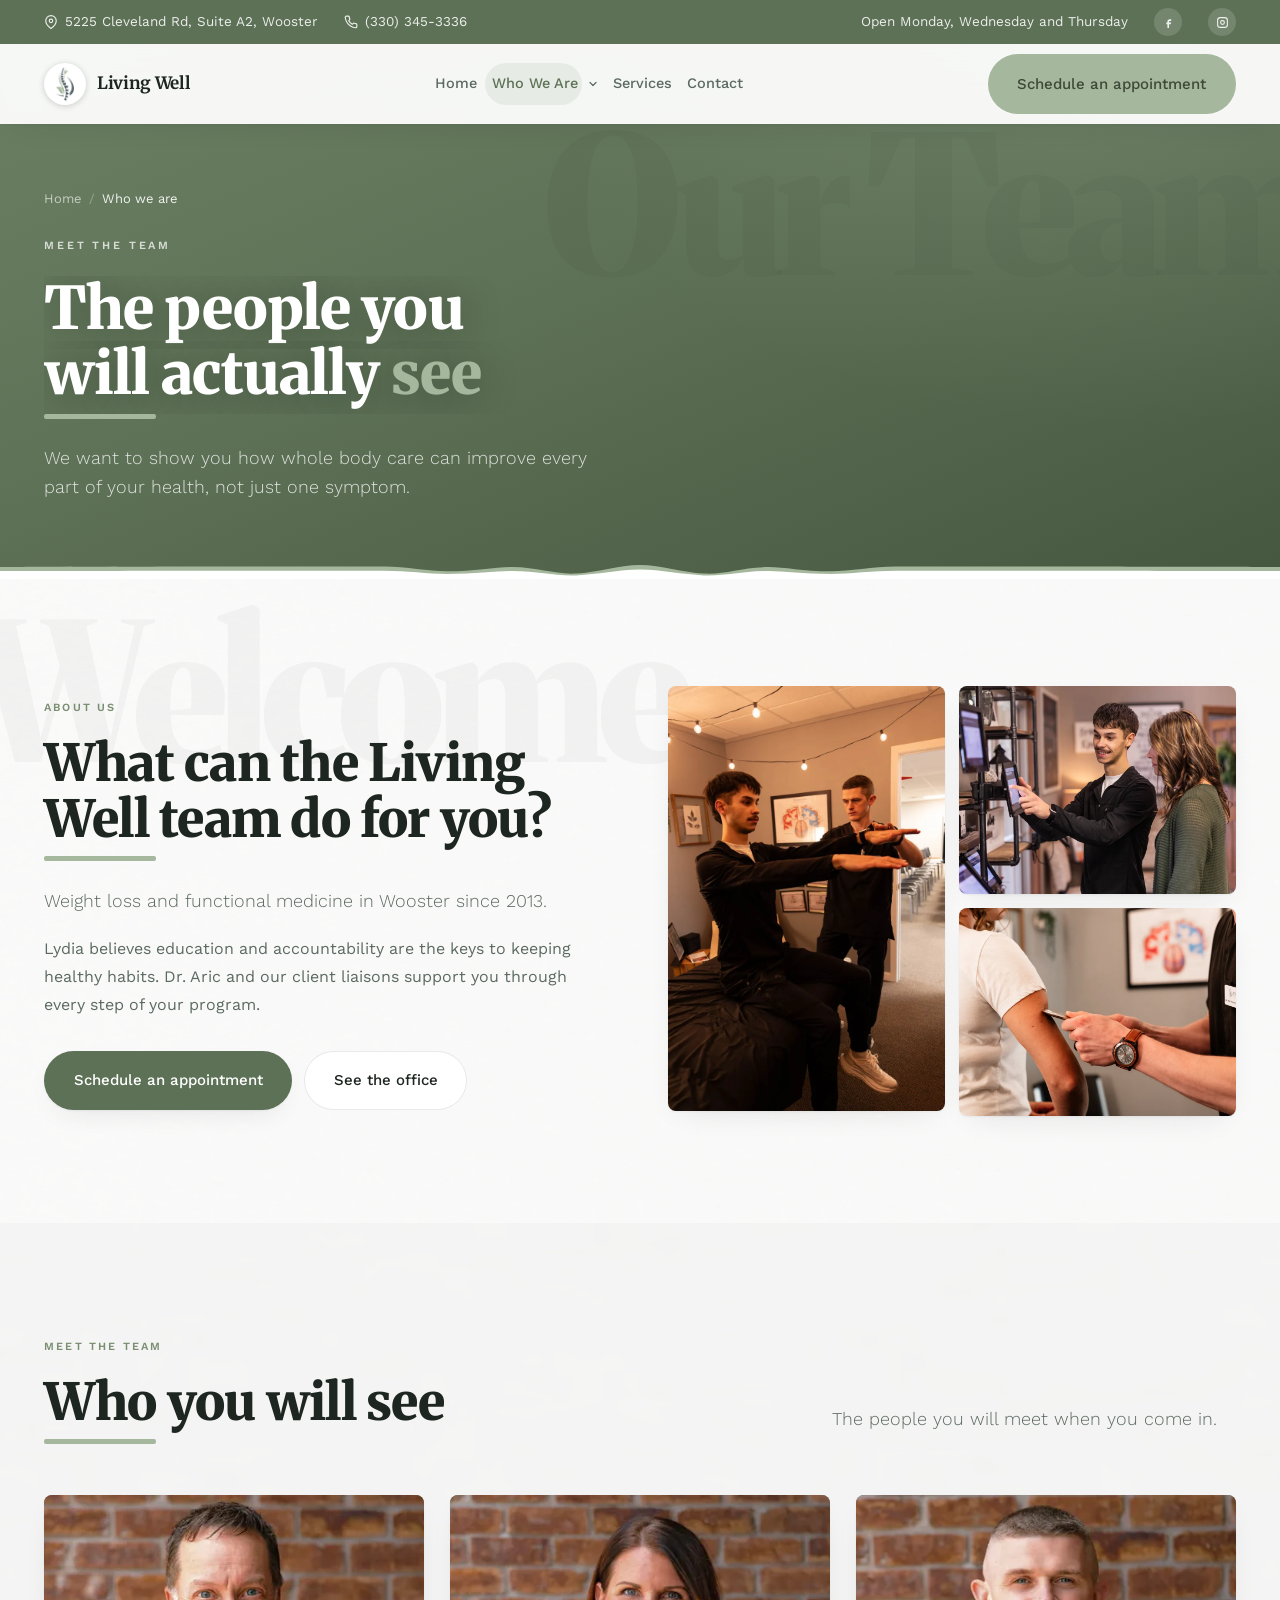
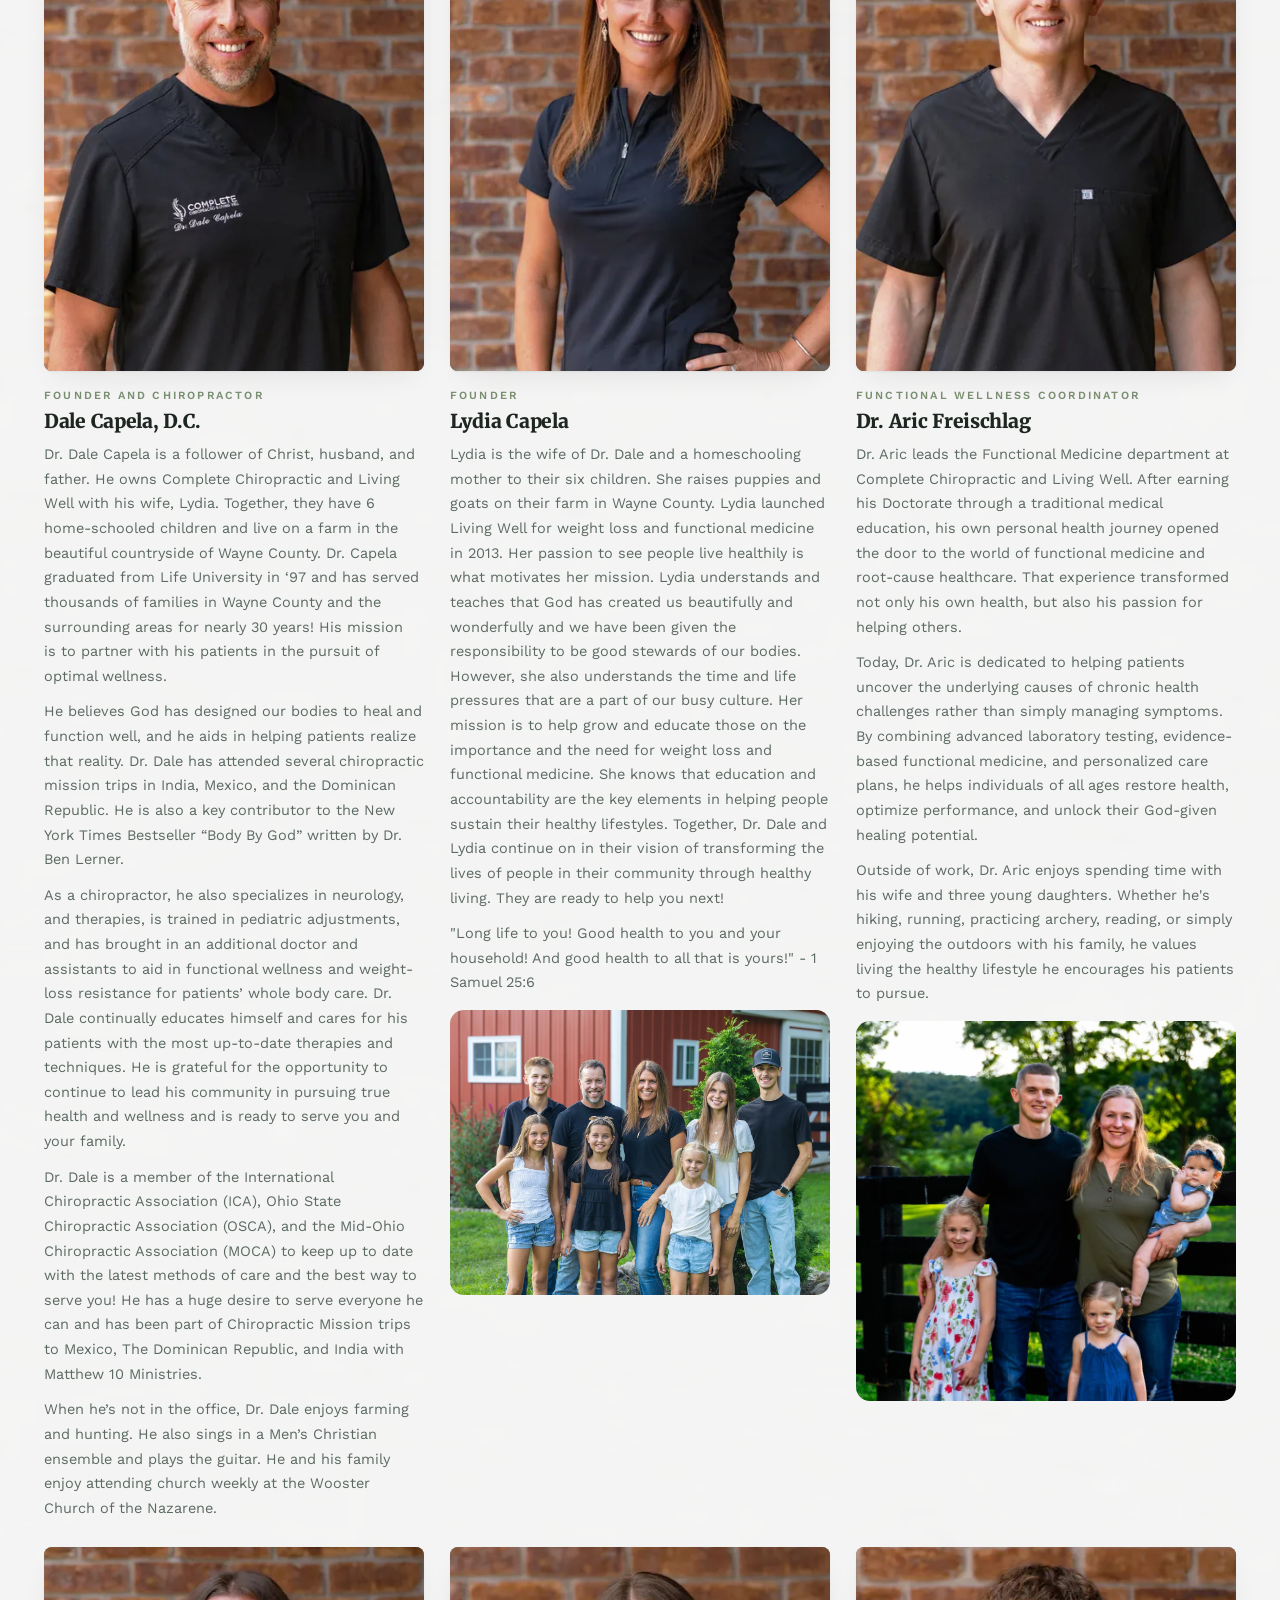
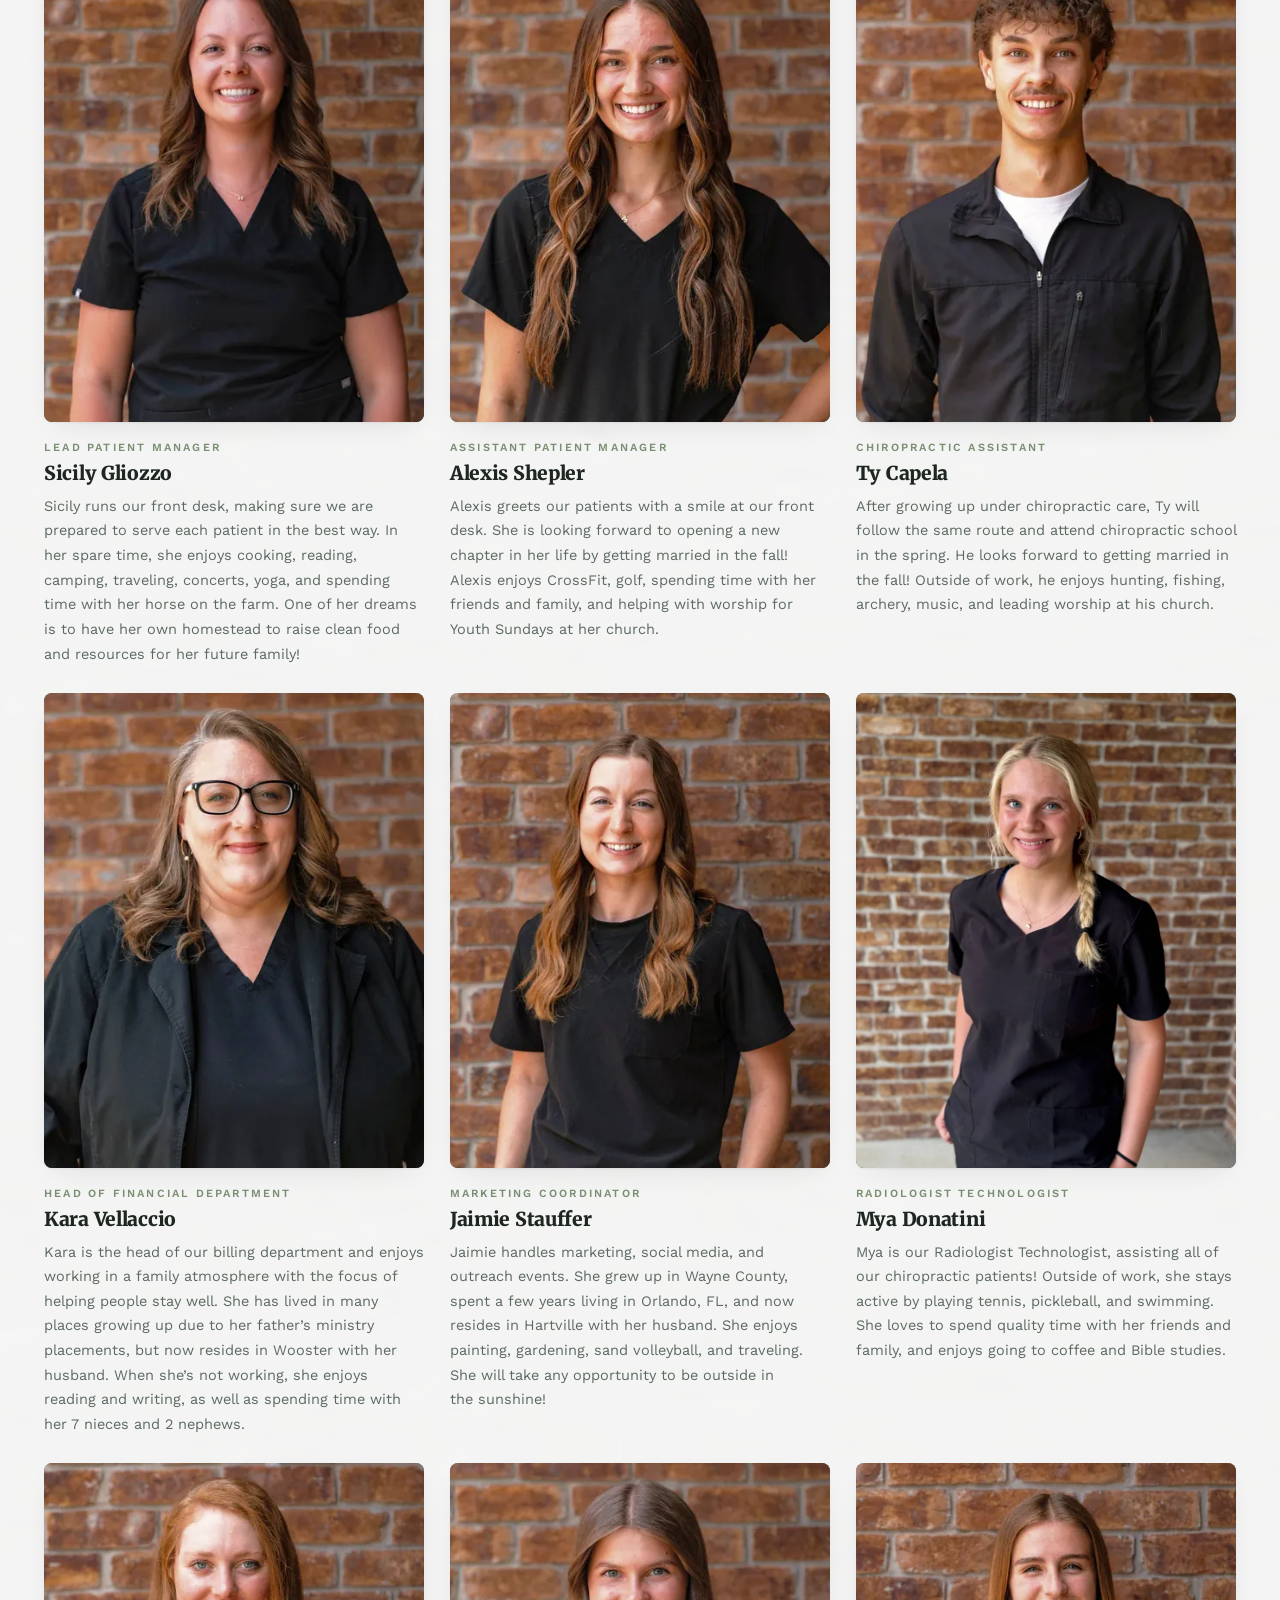
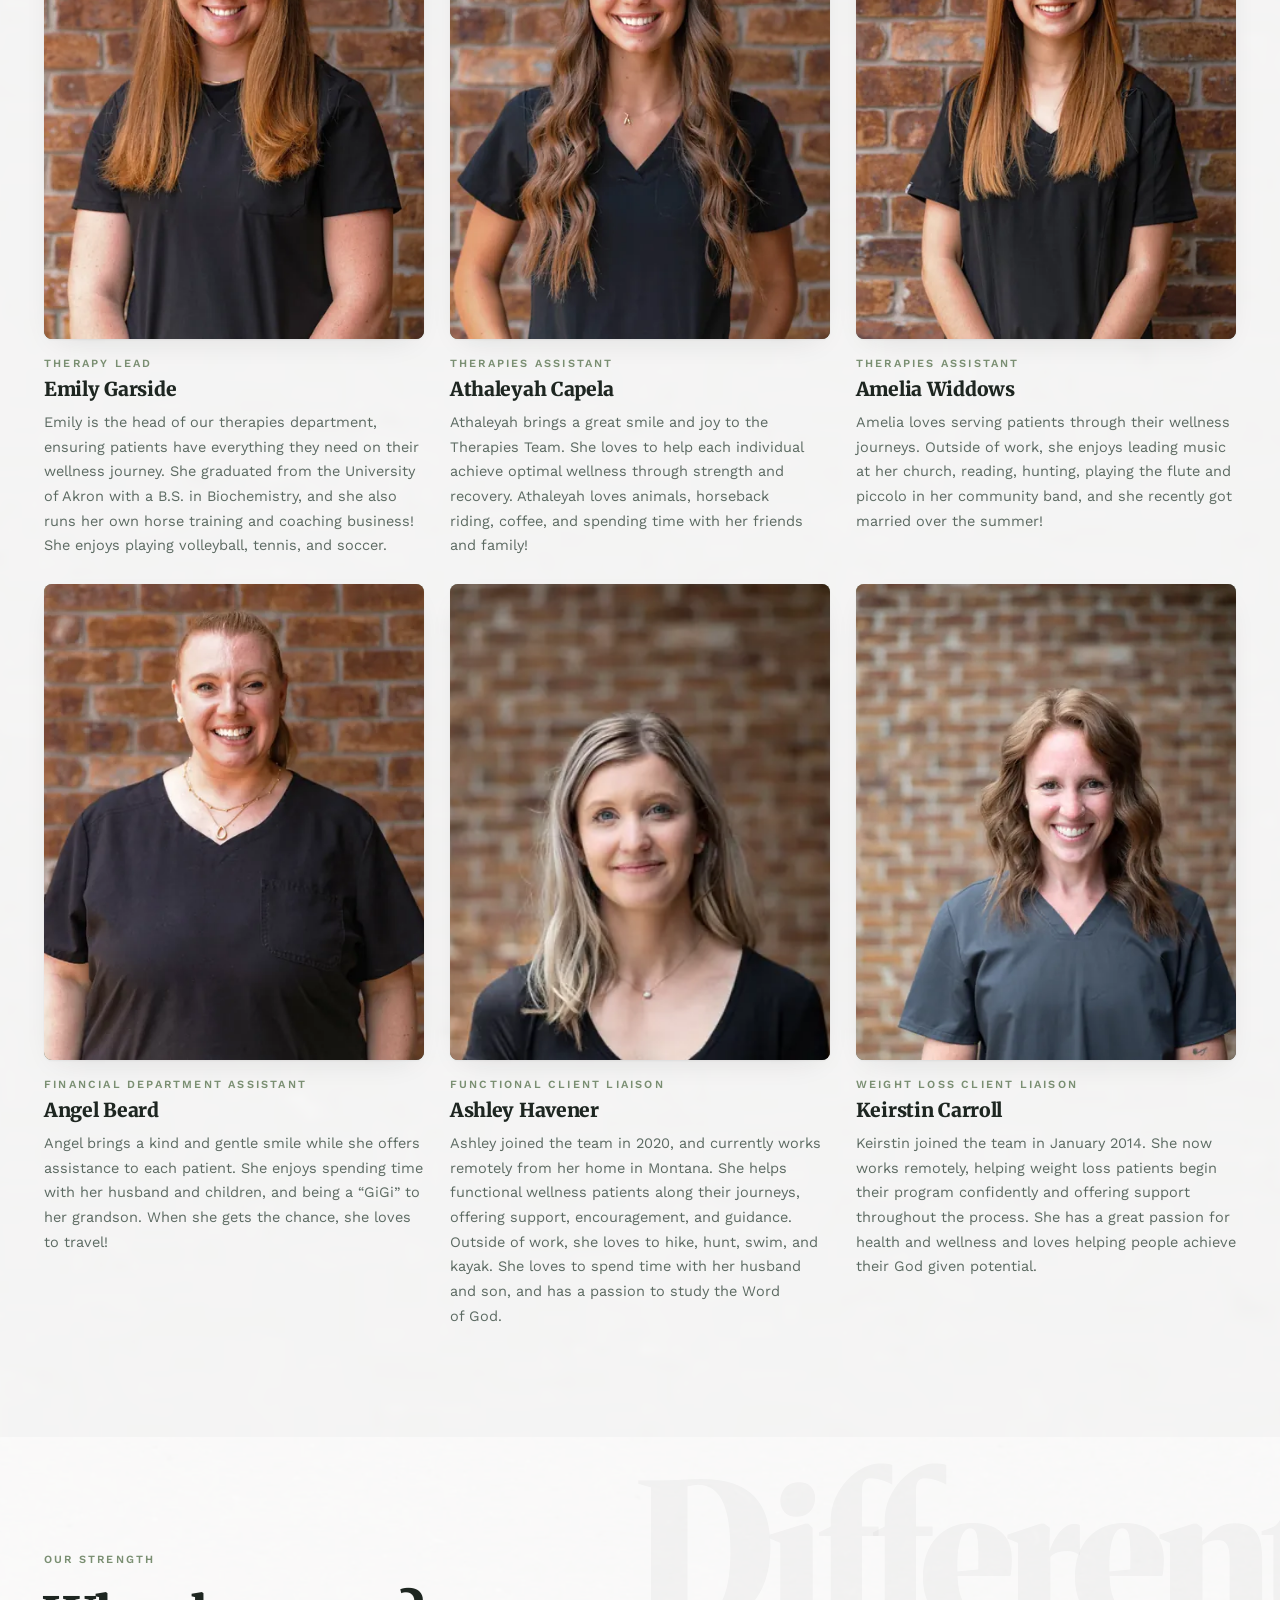
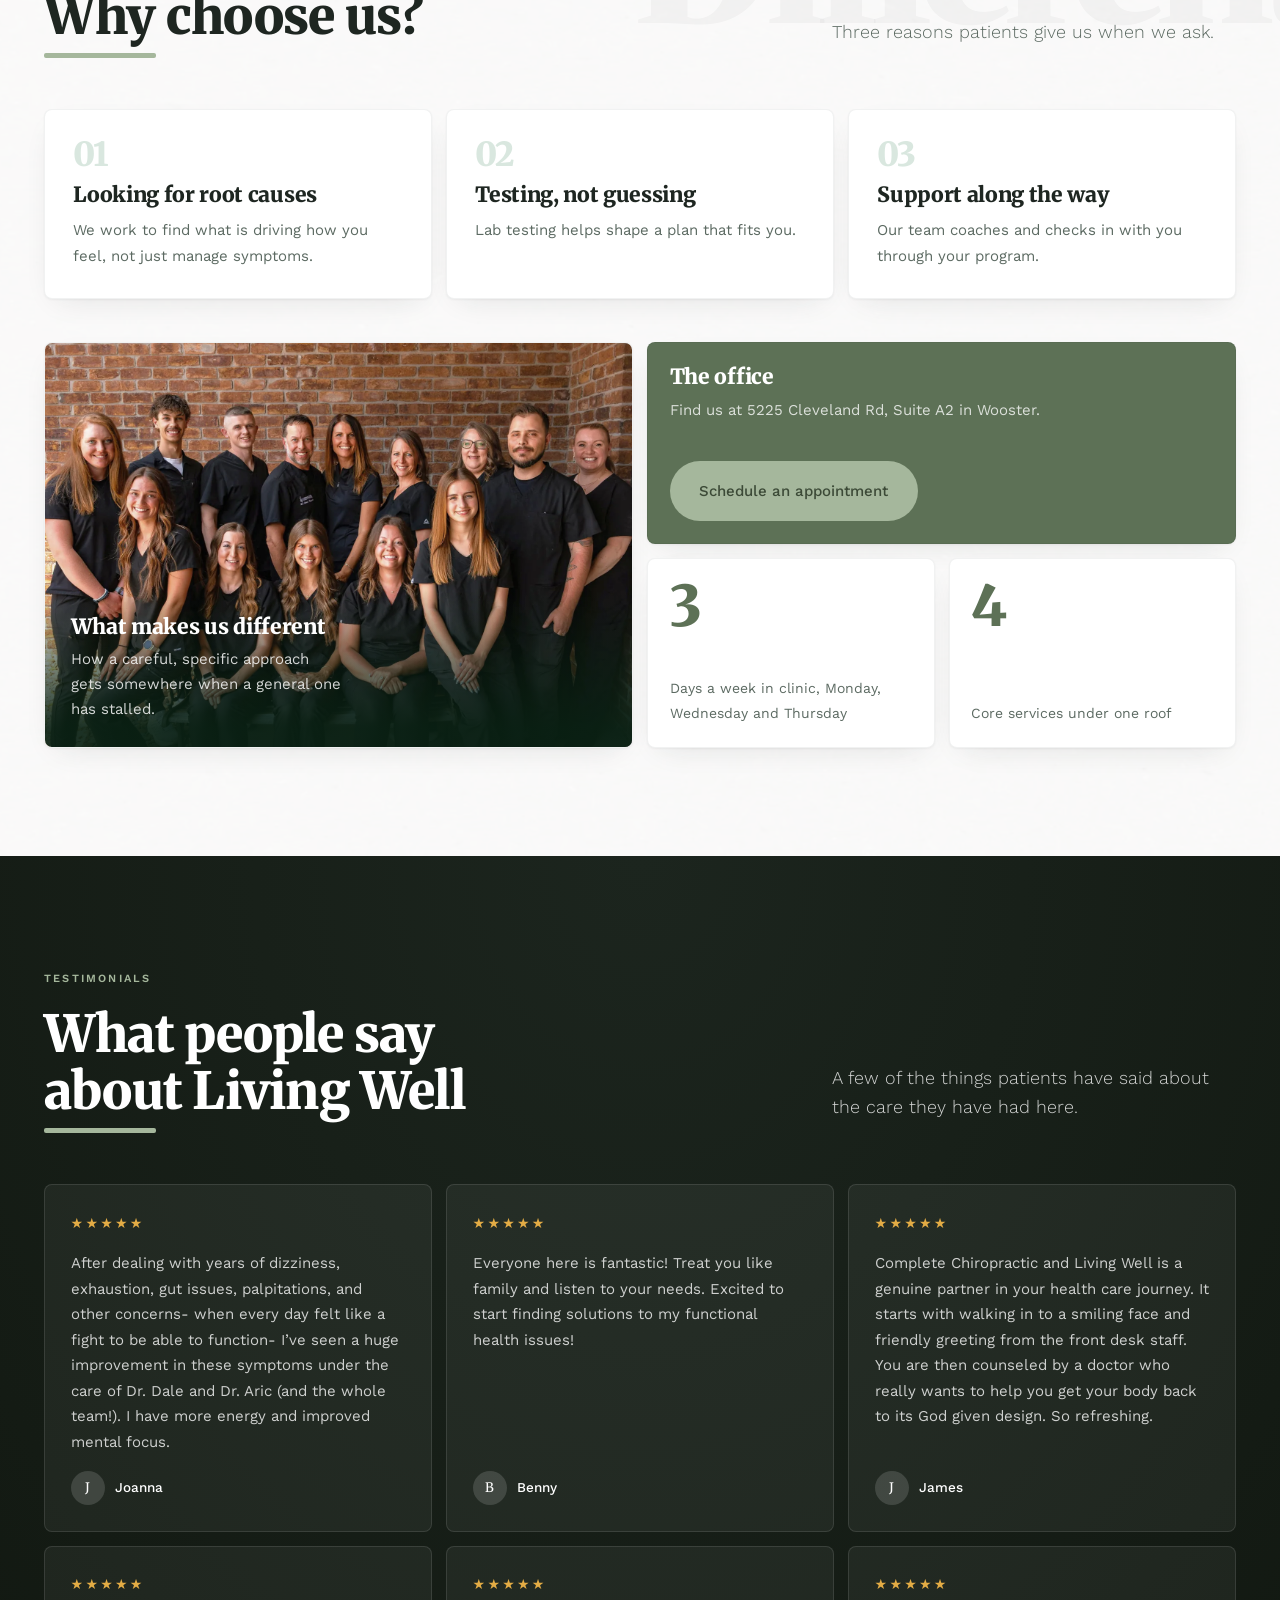
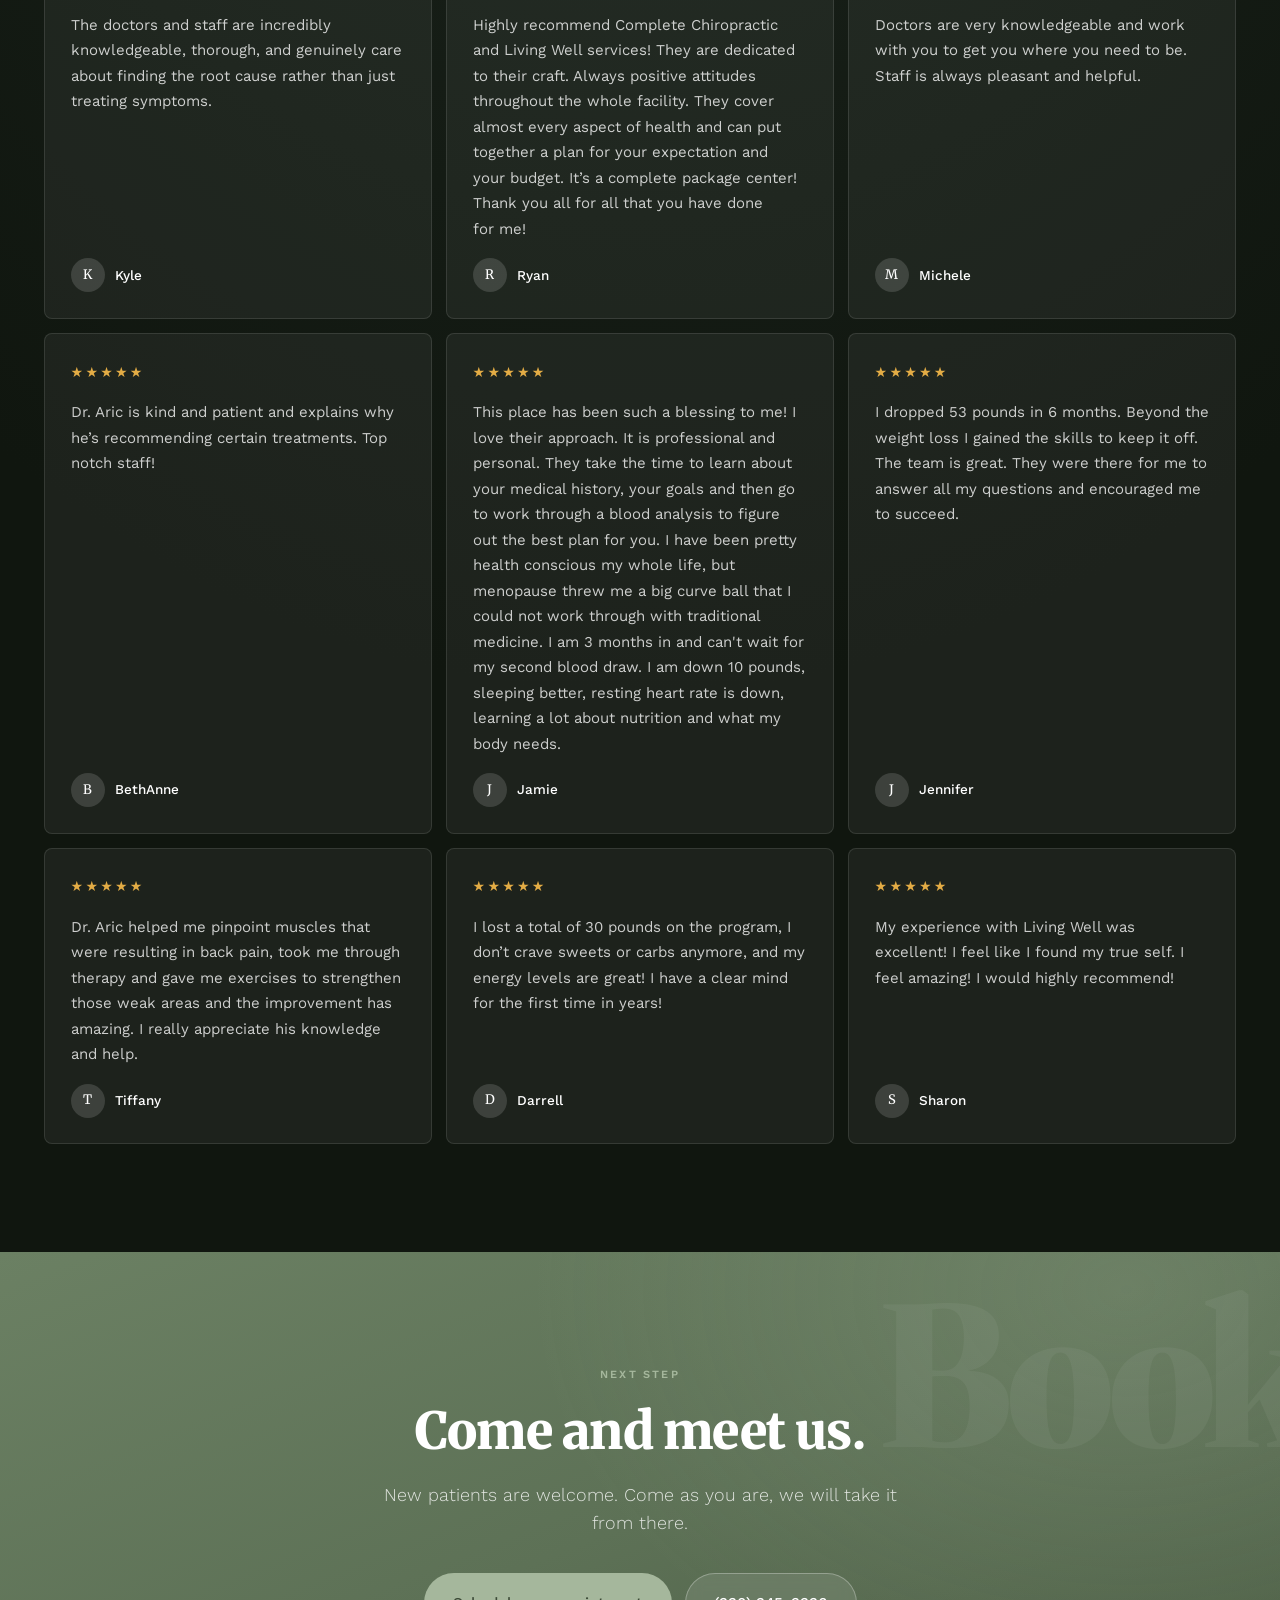
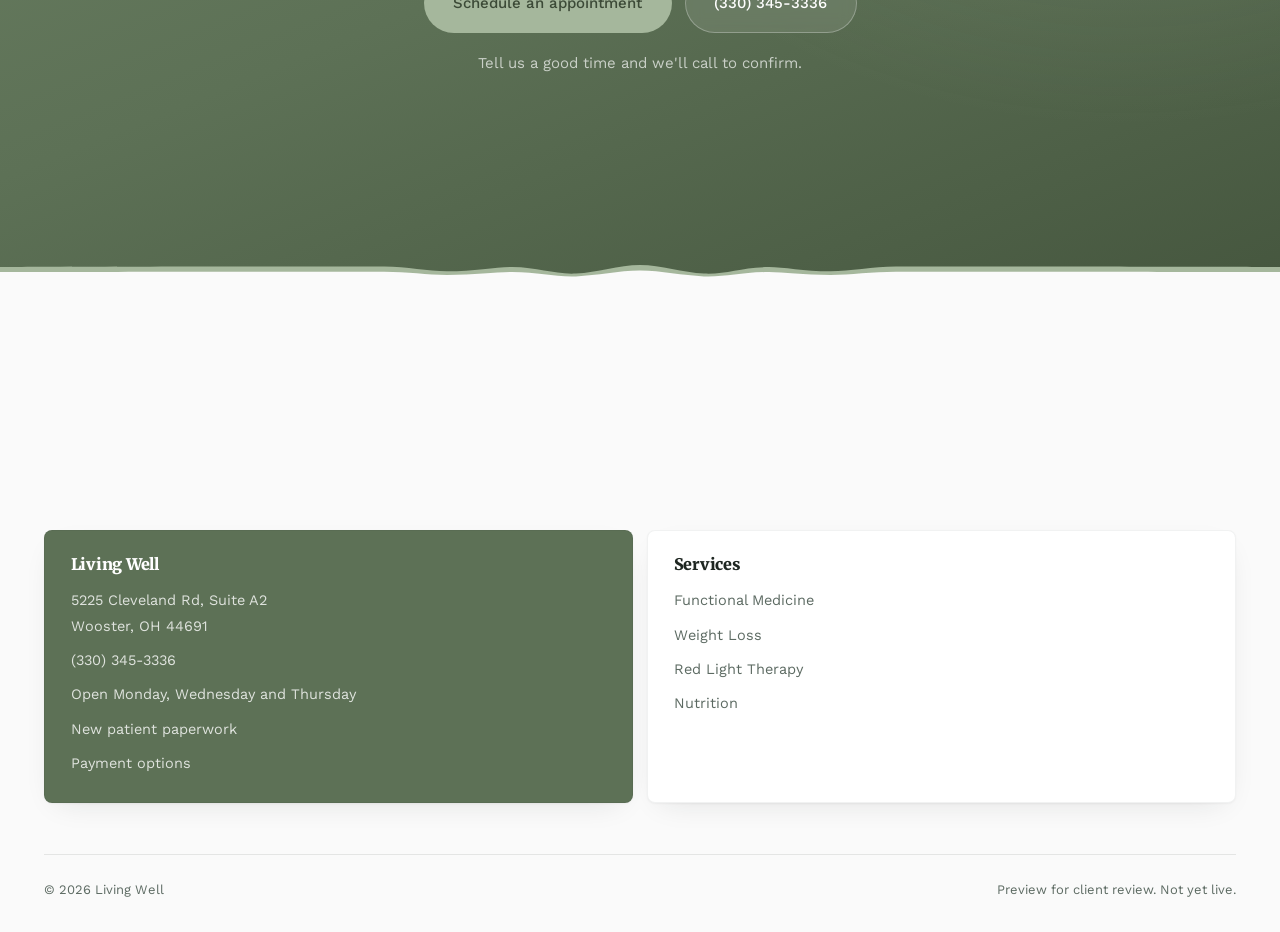
<file: capela-living-well-about.html>
<!DOCTYPE html>
<html lang="en">
<head>
<meta charset="utf-8">
<meta name="viewport" content="width=device-width, initial-scale=1">
<meta name="robots" content="noindex, nofollow">
<title>Who We Are - Living Well, Wooster OH</title>
<link rel="preconnect" href="https://fonts.googleapis.com">
<link rel="preconnect" href="https://fonts.gstatic.com" crossorigin>
<link href="https://fonts.googleapis.com/css2?family=Merriweather:ital,wght@0,300;0,400;0,700;0,900;1,300&family=Work+Sans:wght@300;400;500;600&display=swap" rel="stylesheet">
<script>document.documentElement.className+=' js';</script>
<link rel="stylesheet" href="sage.css">
<style>
/* Preview only. sage.css is byte-identical to the mockup's. */
.brand__logo{height:56px;width:auto;display:block}
.brand__logo--dark{display:none}
.revs{grid-template-columns:repeat(3,1fr)}
.nav.is-stuck .brand__logo--light,.nav.nav--solid .brand__logo--light{display:none}
.nav.is-stuck .brand__logo--dark,.nav.nav--solid .brand__logo--dark{display:block}

/* NAV FIT: second nav action ("Existing Patients", added 2026-08-11) costs the
   link row ~220px, which made "Who We Are" and "Patient Forms" wrap onto two
   lines below roughly 1500px. The links now never wrap, and between the mobile
   breakpoint and 1500px their padding and size tighten to make the room.
   sage.css stays byte-identical; this is preview-only, like the logo rules. */
.brand{flex:none}
.nav__links a{white-space:nowrap}
@media (min-width:1081px) and (max-width:1500px){
  .nav__links{gap:0}
  .nav__links a{padding-inline:.5em;font-size:14.5px}
}
/* Below 1250px the row cannot hold logo + six links + two buttons: the links
   already wrapped there BEFORE this button existed, and with it the logo got
   squeezed to nothing. So the existing-patient button steps aside below 1250,
   and the footer contact card carries the same link at every width, which is
   also how it is reached on mobile. The nowrap + tightening above means the
   1081-1250 band now holds one clean line, which it never did before. */
@media (max-width:1250px){ .nav__cta .btn-ghost{display:none} }
</style>
<style>/* Two-card footer (emit.py footer). */
@media (min-width:721px){.foot__cards--two{grid-template-columns:repeat(2,1fr)}}
</style>
<style>/* Icon + name brand (emit.py logo_html). */
.brand__icon{width:42px;height:42px;border-radius:50%;background:#fff;object-fit:contain;padding:3px;flex:none;box-shadow:0 1px 6px rgba(0,0,0,.18)}
@media (max-width:720px){.brand__icon{width:36px;height:36px}}
</style>
<style>/* Compact utility bar on phones (emit.py UTIL_COMPACT_CSS). */
@media (max-width:720px){.util .wrap>a[href*="maps"]{display:none}}
</style>
<style>/* Client palette over Sage green (emit.py palette_css). */
:root{--g-band:#5d7156;--g-mid:#7a8f72;--g-lite:#a5b79c;--g-lite-txt:#dde8d7;--g-deep:#3c4a37}
.sec--green{background:radial-gradient(80% 120% at 88% 6%, rgba(165,183,156,.20) 0%, rgba(165,183,156,0) 58%),linear-gradient(158deg,#6b8063 0%,#5d7156 46%,#46573f 100%)}
.ihero--green{background:radial-gradient(80% 120% at 88% 4%, rgba(165,183,156,.22) 0%, rgba(165,183,156,0) 56%),linear-gradient(158deg,#6b8063 0%,#5d7156 46%,#46573f 100%)}
.cite{background:radial-gradient(90% 130% at 92% 0%, rgba(165,183,156,.2) 0%, rgba(165,183,156,0) 60%),linear-gradient(154deg,#6b8063 0%,#5d7156 52%,#46573f 100%)}
.cred--g,.plabel--g{background:rgba(93,113,86,.09);border-color:rgba(93,113,86,.2)}
.nav.is-stuck .nav__links a:hover,.nav.is-stuck .nav__links a.on,.nav.nav--solid .nav__links a:hover,.nav.nav--solid .nav__links a.on{background:rgba(93,113,86,.09)}
.info__row .ic,summary::after{background-color:rgba(93,113,86,.1)}
.cta__row .ic,.offer__inc li::before{background-color:rgba(165,183,156,.22)}
</style>
<link rel="stylesheet" href="le-nav.css">
<script type="application/ld+json">{"@context":"https://schema.org","@type":"LocalBusiness","name":"Complete Chiropractic and Living Well - Functional Medicine and Weight Loss","url":"https://4livingwell.com/","telephone":"(330) 345-3336","address":{"@type":"PostalAddress","streetAddress":"5225 Cleveland Rd Suite A2","addressLocality":"Wooster","addressRegion":"OH","postalCode":"44691","addressCountry":"US"},"geo":{"@type":"GeoCoordinates","latitude":40.8628301,"longitude":-81.9234114}}</script>
</head>
<body>


<div class="util">
  <div class="wrap">
    <a href="https://www.google.com/maps/search/?api=1&query=Living+Well%2C+5225+Cleveland+Rd%2C+Suite+A2%2C+Wooster%2C+OH+44691" target="_blank" rel="noopener"><svg width="14" height="14" viewBox="0 0 24 24" fill="none" stroke="currentColor" stroke-width="2"><path d="M21 10c0 7-9 13-9 13s-9-6-9-13a9 9 0 0118 0z"/><circle cx="12" cy="10" r="3"/></svg> 5225 Cleveland Rd, Suite A2, Wooster</a>
    <a href="tel:3303453336"><svg width="14" height="14" viewBox="0 0 24 24" fill="none" stroke="currentColor" stroke-width="2"><path d="M22 16.9v3a2 2 0 01-2.2 2 19.8 19.8 0 01-8.6-3.1 19.5 19.5 0 01-6-6A19.8 19.8 0 012.1 4.2 2 2 0 014.1 2h3a2 2 0 012 1.7c.1.9.4 1.8.7 2.7a2 2 0 01-.5 2.1L8.1 9.9a16 16 0 006 6l1.4-1.2a2 2 0 012.1-.5c.9.3 1.8.6 2.7.7a2 2 0 011.7 2z"/></svg> (330) 345-3336</a>
    <span class="spacer"></span>
    <span class="hide-s">Open Monday, Wednesday and Thursday</span>
    <a href="https://www.facebook.com/livingwellwooster/" target="_blank" rel="noopener" class="soc" aria-label="Facebook"><svg width="13" height="13" viewBox="0 0 24 24" fill="currentColor"><path d="M14 9h3V6h-3c-2.2 0-4 1.8-4 4v2H8v3h2v7h3v-7h3l1-3h-4v-2c0-.6.4-1 1-1z"/></svg></a>
    <a href="https://www.instagram.com/livingwell_wooster/" target="_blank" rel="noopener" class="soc" aria-label="Instagram"><svg width="13" height="13" viewBox="0 0 24 24" fill="none" stroke="currentColor" stroke-width="2"><rect x="3" y="3" width="18" height="18" rx="5"/><circle cx="12" cy="12" r="3.5"/></svg></a>
  </div>
</div>

<nav class="nav nav--solid" id="nav">
  <div class="wrap">
    <div class="nav__inner">
      <a href="index.html" class="brand" aria-label="Living Well"><img class="brand__icon" src="assets/brand-spine-icon.webp" alt="" aria-hidden="true"> <span class="le-brandtxt">Living Well</span></a>
      <div class="nav__links">
        <a href="index.html">Home</a><div class="nav__dd"><a href="capela-living-well-about.html" class="nav__dd-top on" aria-current="page">Who We Are</a><button type="button" class="nav__dd-btn" aria-expanded="false" aria-controls="dd-who" aria-label="Show the Who We Are menu"><svg width="12" height="12" viewBox="0 0 24 24" fill="none" stroke="currentColor" stroke-width="2.4" stroke-linecap="round" stroke-linejoin="round" aria-hidden="true"><path d="M6 9l6 6 6-6"/></svg></button><div class="nav__dd-menu" id="dd-who"><a href="capela-living-well-about.html" class="on">Meet the Team</a><a href="capela-living-well-payment-options.html">Payment Options</a></div></div><a href="capela-living-well-services.html">Services</a><a href="capela-living-well-contact.html">Contact</a>
      </div>
      <div class="nav__cta">
        <a href="capela-living-well-special.html" class="btn btn-lite">Schedule an appointment</a>
        <button class="nav__burger" aria-label="Menu"><svg width="18" height="18" viewBox="0 0 24 24" stroke="currentColor" stroke-width="2" stroke-linecap="round"><path d="M3 7h18M3 12h18M3 17h18"/></svg></button>
      </div>
    </div>
  </div>
</nav>

<header class="ihero ihero--green on-dark">
  <div class="ghost ghost--r" style="right:-3%;top:16%">Our Team</div>
  <div class="wrap">
    <div class="ihero__in">
      <nav class="crumb reveal" style="--d:0"><a href="index.html">Home</a><i>/</i><b>Who we are</b></nav>
      <span class="eyebrow reveal" style="--d:1">Meet the team</span>
      <h1><span class="mask"><span style="--d:2">The people you</span></span><span class="mask"><span style="--d:3">will actually <em style="font-style:normal;color:var(--g-lite)">see</em></span></span></h1>
      <span class="rule"></span>
      <p class="ihero__sub reveal" style="--d:5">We want to show you how whole body care can improve every part of your health, not just one symptom.</p>
    </div>
  </div>
  <div class="wave" style="--wave-end:#fff">
    <svg viewBox="0 0 1440 320" preserveAspectRatio="none"><path d="M1440 276.8s-255.057-1.964-432-1.54c-26.047.061-51.843 15.76-73.44 15.94-30.357.252-54.058-14.95-70.56-14.4-30.211 1.008-48 25.2-72 21.6-24-3.6-48-28.8-72-28.8s-48 25.2-72 28.8c-24 3.6-41.789-20.592-72-21.6-16.769-.559-42.412 14.64-73.44 14.388-21.623-.175-44.532-15.871-70.56-15.932C254.828 274.847 0 276.8 0 276.8V320h1440v-43.2Z"/></svg>
    <svg viewBox="0 0 1440 320" preserveAspectRatio="none"><path d="M1440 276.8s-255.057-1.964-432-1.54c-26.047.061-51.843 15.76-73.44 15.94-30.357.252-54.058-14.95-70.56-14.4-30.211 1.008-48 25.2-72 21.6-24-3.6-48-28.8-72-28.8s-48 25.2-72 28.8c-24 3.6-41.789-20.592-72-21.6-16.769-.559-42.412 14.64-73.44 14.388-21.623-.175-44.532-15.871-70.56-15.932C254.828 274.847 0 276.8 0 276.8V320h1440v-43.2Z"/></svg>
  </div>
</header>

<!-- ============ INTRO ============
     Reuses v2's About band verbatim - the same two-column grid,
     the same photo stack and the same choreography. The three
     images are the patient's life, not the practice, which is the
     rule that governs every stock slot on a Sage build. -->
<section class="sec grain" id="about">
  <div class="ghost ghost--l" style="left:-2%;top:6%">Welcome</div>
  <div class="wrap">
    <div class="about__grid about">
      <div class="reveal">
        <span class="eyebrow">About us</span>
        <h2 style="font-size:var(--t-h2);margin-top:.3em">What can the Living Well team do for you?</h2>
        <span class="rule"></span>
        <p class="lead" style="margin-top:1.4em">Weight loss and functional medicine in Wooster since 2013.</p>
        <p style="margin-top:1.2em;color:var(--ink-soft)">Lydia believes education and accountability are the keys to keeping healthy habits. Dr. Aric and our client liaisons support you through every step of your program.</p>
        <div class="solo__acts" style="margin-top:2em">
          <a href="capela-living-well-special.html" class="btn btn-primary">Schedule an appointment</a>
          <a href="#tour" class="btn btn-ghost">See the office</a>
        </div>
      </div>
      <div class="about__stack">
        <figure class="tall"><img src="assets/welcome-aric-exercise.webp" alt="A team member guiding a patient through an arm exercise at Living Well" width="720" height="1104" style="object-position:50% 22%"></figure>
        <figure class="wide" style="--wd:1.05s"><img src="assets/welcome-team-screen.webp" alt="A team member showing a patient a screen in the office" width="1000" height="750"></figure>
        <figure class="wide" style="--wd:1.35s"><img src="assets/welcome-iastm.webp" alt="Instrument-assisted soft tissue work on a patient&#x27;s arm" width="1000" height="750"></figure>
      </div>
    </div>
  </div>
</section>

<!-- ============ ROSTER ============ -->
<section class="sec sec--paper grain" id="team">
  <div class="wrap">
    <div class="head reveal">
      <div>
        <span class="eyebrow">Meet the team</span>
        <h2>Who you will see</h2>
        <span class="rule"></span>
      </div>
      <p class="head__note lead">The people you will meet when you come in.</p>
    </div>

    <div class="roster">

      <div class="mem reveal" style="--d:0">
        <div class="mem__slot" style="position:relative;overflow:hidden">
          <img src="assets/team-dale-capela.webp" alt="Dale Capela, D.C., founder and chiropractor in Wooster, OH" style="position:absolute;inset:0;width:100%;height:100%;object-fit:cover;object-position:50% 22%">
        </div>
        <span class="mem__role">Founder and Chiropractor</span>
        <h3>Dale Capela, D.C.</h3>
        <p class="mem__bio">Dr. Dale Capela is a follower of Christ, husband, and father. He owns Complete Chiropractic and Living Well with his wife, Lydia. Together, they have 6 home-schooled children and live on a farm in the beautiful countryside of Wayne County. Dr. Capela graduated from Life University in ‘97 and has served thousands of families in Wayne County and the surrounding areas for nearly 30 years! His mission is to partner with his patients in the pursuit of optimal wellness.</p><p class="mem__bio">He believes God has designed our bodies to heal and function well, and he aids in helping patients realize that reality. Dr. Dale has attended several chiropractic mission trips in India, Mexico, and the Dominican Republic. He is also a key contributor to the New York Times Bestseller “Body By God” written by Dr. Ben Lerner.</p><p class="mem__bio">As a chiropractor, he also specializes in neurology, and therapies, is trained in pediatric adjustments, and has brought in an additional doctor and assistants to aid in functional wellness and weight-loss resistance for patients’ whole body care. Dr. Dale continually educates himself and cares for his patients with the most up-to-date therapies and techniques. He is grateful for the opportunity to continue to lead his community in pursuing true health and wellness and is ready to serve you and your family.</p><p class="mem__bio">Dr. Dale is a member of the International Chiropractic Association (ICA), Ohio State Chiropractic Association (OSCA), and the Mid-Ohio Chiropractic Association (MOCA) to keep up to date with the latest methods of care and the best way to serve you! He has a huge desire to serve everyone he can and has been part of Chiropractic Mission trips to Mexico, The Dominican Republic, and India with Matthew 10 Ministries.</p><p class="mem__bio">When he’s not in the office, Dr. Dale enjoys farming and hunting. He also sings in a Men’s Christian ensemble and plays the guitar. He and his family enjoy attending church weekly at the Wooster Church of the Nazarene.</p>
      </div>
      <div class="mem reveal" style="--d:1">
        <div class="mem__slot" style="position:relative;overflow:hidden">
          <img src="assets/team-lydia-capela.webp" alt="Lydia Capela, founder in Wooster, OH" style="position:absolute;inset:0;width:100%;height:100%;object-fit:cover;object-position:50% 22%">
        </div>
        <span class="mem__role">Founder</span>
        <h3>Lydia Capela</h3>
        <p class="mem__bio">Lydia is the wife of Dr. Dale and a homeschooling mother to their six children. She raises puppies and goats on their farm in Wayne County. Lydia launched Living Well for weight loss and functional medicine in 2013. Her passion to see people live healthily is what motivates her mission. Lydia understands and teaches that God has created us beautifully and wonderfully and we have been given the responsibility to be good stewards of our bodies. However, she also understands the time and life pressures that are a part of our busy culture. Her mission is to help grow and educate those on the importance and the need for weight loss and functional medicine. She knows that education and accountability are the key elements in helping people sustain their healthy lifestyles. Together, Dr. Dale and Lydia continue on in their vision of transforming the lives of people in their community through healthy living. They are ready to help you next!</p><p class="mem__bio">"Long life to you! Good health to you and your household! And good health to all that is yours!" - 1 Samuel 25:6</p>
        <figure style="margin:14px 0 0"><img src="assets/team-capela-family.webp" alt="The Capela family" loading="lazy" style="display:block;width:100%;aspect-ratio:4/3;object-fit:cover;object-position:50% 30%;border-radius:14px"></figure>
      </div>
      <div class="mem reveal" style="--d:2">
        <div class="mem__slot" style="position:relative;overflow:hidden">
          <img src="assets/team-aric-freischlag.webp" alt="Dr. Aric Freischlag, functional wellness coordinator in Wooster, OH" style="position:absolute;inset:0;width:100%;height:100%;object-fit:cover;object-position:50% 22%">
        </div>
        <span class="mem__role">Functional Wellness Coordinator</span>
        <h3>Dr. Aric Freischlag</h3>
        <p class="mem__bio">Dr. Aric leads the Functional Medicine department at Complete Chiropractic and Living Well. After earning his Doctorate through a traditional medical education, his own personal health journey opened the door to the world of functional medicine and root-cause healthcare. That experience transformed not only his own health, but also his passion for helping others.</p><p class="mem__bio">Today, Dr. Aric is dedicated to helping patients uncover the underlying causes of chronic health challenges rather than simply managing symptoms. By combining advanced laboratory testing, evidence-based functional medicine, and personalized care plans, he helps individuals of all ages restore health, optimize performance, and unlock their God-given healing potential.</p><p class="mem__bio">Outside of work, Dr. Aric enjoys spending time with his wife and three young daughters. Whether he's hiking, running, practicing archery, reading, or simply enjoying the outdoors with his family, he values living the healthy lifestyle he encourages his patients to pursue.</p>
        <figure style="margin:14px 0 0"><img src="assets/team-aric-freischlag-family.webp" alt="Dr. Aric Freischlag with his wife and three daughters" loading="lazy" style="display:block;width:100%;aspect-ratio:1/1;object-fit:cover;object-position:50% 12%;border-radius:14px"></figure>
      </div>
      <div class="mem reveal" style="--d:3">
        <div class="mem__slot" style="position:relative;overflow:hidden">
          <img src="assets/team-sicily-gliozzo.webp" alt="Sicily Gliozzo, lead patient manager in Wooster, OH" style="position:absolute;inset:0;width:100%;height:100%;object-fit:cover;object-position:50% 22%">
        </div>
        <span class="mem__role">Lead Patient Manager</span>
        <h3>Sicily Gliozzo</h3>
        <p class="mem__bio">Sicily runs our front desk, making sure we are prepared to serve each patient in the best way. In her spare time, she enjoys cooking, reading, camping, traveling, concerts, yoga, and spending time with her horse on the farm. One of her dreams is to have her own homestead to raise clean food and resources for her future family!</p>
      </div>
      <div class="mem reveal" style="--d:0">
        <div class="mem__slot" style="position:relative;overflow:hidden">
          <img src="assets/team-alexis-shepler.webp" alt="Alexis Shepler, assistant patient manager in Wooster, OH" style="position:absolute;inset:0;width:100%;height:100%;object-fit:cover;object-position:50% 22%">
        </div>
        <span class="mem__role">Assistant Patient Manager</span>
        <h3>Alexis Shepler</h3>
        <p class="mem__bio">Alexis greets our patients with a smile at our front desk. She is looking forward to opening a new chapter in her life by getting married in the fall! Alexis enjoys CrossFit, golf, spending time with her friends and family, and helping with worship for Youth Sundays at her church.</p>
      </div>
      <div class="mem reveal" style="--d:1">
        <div class="mem__slot" style="position:relative;overflow:hidden">
          <img src="assets/team-ty-capela.webp" alt="Ty Capela, chiropractic assistant in Wooster, OH" style="position:absolute;inset:0;width:100%;height:100%;object-fit:cover;object-position:50% 22%">
        </div>
        <span class="mem__role">Chiropractic Assistant</span>
        <h3>Ty Capela</h3>
        <p class="mem__bio">After growing up under chiropractic care, Ty will follow the same route and attend chiropractic school in the spring. He looks forward to getting married in the fall! Outside of work, he enjoys hunting, fishing, archery, music, and leading worship at his church.</p>
      </div>
      <div class="mem reveal" style="--d:2">
        <div class="mem__slot" style="position:relative;overflow:hidden">
          <img src="assets/team-kara-vellaccio.webp" alt="Kara Vellaccio, head of financial department in Wooster, OH" style="position:absolute;inset:0;width:100%;height:100%;object-fit:cover;object-position:50% 22%">
        </div>
        <span class="mem__role">Head of Financial Department</span>
        <h3>Kara Vellaccio</h3>
        <p class="mem__bio">Kara is the head of our billing department and enjoys working in a family atmosphere with the focus of helping people stay well. She has lived in many places growing up due to her father’s ministry placements, but now resides in Wooster with her husband. When she’s not working, she enjoys reading and writing, as well as spending time with her 7 nieces and 2 nephews.</p>
      </div>
      <div class="mem reveal" style="--d:3">
        <div class="mem__slot" style="position:relative;overflow:hidden">
          <img src="assets/team-jaimie-stauffer.webp" alt="Jaimie Stauffer, marketing coordinator in Wooster, OH" style="position:absolute;inset:0;width:100%;height:100%;object-fit:cover;object-position:50% 22%">
        </div>
        <span class="mem__role">Marketing Coordinator</span>
        <h3>Jaimie Stauffer</h3>
        <p class="mem__bio">Jaimie handles marketing, social media, and outreach events. She grew up in Wayne County, spent a few years living in Orlando, FL, and now resides in Hartville with her husband. She enjoys painting, gardening, sand volleyball, and traveling. She will take any opportunity to be outside in the sunshine!</p>
      </div>
      <div class="mem reveal" style="--d:0">
        <div class="mem__slot" style="position:relative;overflow:hidden">
          <img src="assets/team-mya-donatini.webp" alt="Mya Donatini, radiologist technologist in Wooster, OH" style="position:absolute;inset:0;width:100%;height:100%;object-fit:cover;object-position:50% 22%">
        </div>
        <span class="mem__role">Radiologist Technologist</span>
        <h3>Mya Donatini</h3>
        <p class="mem__bio">Mya is our Radiologist Technologist, assisting all of our chiropractic patients! Outside of work, she stays active by playing tennis, pickleball, and swimming. She loves to spend quality time with her friends and family, and enjoys going to coffee and Bible studies.</p>
      </div>
      <div class="mem reveal" style="--d:1">
        <div class="mem__slot" style="position:relative;overflow:hidden">
          <img src="assets/team-emily-garside.webp" alt="Emily Garside, therapy lead in Wooster, OH" style="position:absolute;inset:0;width:100%;height:100%;object-fit:cover;object-position:50% 22%">
        </div>
        <span class="mem__role">Therapy Lead</span>
        <h3>Emily Garside</h3>
        <p class="mem__bio">Emily is the head of our therapies department, ensuring patients have everything they need on their wellness journey. She graduated from the University of Akron with a B.S. in Biochemistry, and she also runs her own horse training and coaching business! She enjoys playing volleyball, tennis, and soccer.</p>
      </div>
      <div class="mem reveal" style="--d:2">
        <div class="mem__slot" style="position:relative;overflow:hidden">
          <img src="assets/team-athaleyah-capela.webp" alt="Athaleyah Capela, therapies assistant in Wooster, OH" style="position:absolute;inset:0;width:100%;height:100%;object-fit:cover;object-position:50% 22%">
        </div>
        <span class="mem__role">Therapies Assistant</span>
        <h3>Athaleyah Capela</h3>
        <p class="mem__bio">Athaleyah brings a great smile and joy to the Therapies Team. She loves to help each individual achieve optimal wellness through strength and recovery. Athaleyah loves animals, horseback riding, coffee, and spending time with her friends and family!</p>
      </div>
      <div class="mem reveal" style="--d:3">
        <div class="mem__slot" style="position:relative;overflow:hidden">
          <img src="assets/team-amelia-widdows.webp" alt="Amelia Widdows, therapies assistant in Wooster, OH" style="position:absolute;inset:0;width:100%;height:100%;object-fit:cover;object-position:50% 22%">
        </div>
        <span class="mem__role">Therapies Assistant</span>
        <h3>Amelia Widdows</h3>
        <p class="mem__bio">Amelia loves serving patients through their wellness journeys. Outside of work, she enjoys leading music at her church, reading, hunting, playing the flute and piccolo in her community band, and she recently got married over the summer!</p>
      </div>
      <div class="mem reveal" style="--d:0">
        <div class="mem__slot" style="position:relative;overflow:hidden">
          <img src="assets/team-angel-beard.webp" alt="Angel Beard, financial department assistant in Wooster, OH" style="position:absolute;inset:0;width:100%;height:100%;object-fit:cover;object-position:50% 22%">
        </div>
        <span class="mem__role">Financial Department Assistant</span>
        <h3>Angel Beard</h3>
        <p class="mem__bio">Angel brings a kind and gentle smile while she offers assistance to each patient. She enjoys spending time with her husband and children, and being a “GiGi” to her grandson. When she gets the chance, she loves to travel!</p>
      </div>
      <div class="mem reveal" style="--d:1">
        <div class="mem__slot" style="position:relative;overflow:hidden">
          <img src="assets/team-ashley-havener.webp" alt="Ashley Havener, functional client liaison in Wooster, OH" style="position:absolute;inset:0;width:100%;height:100%;object-fit:cover;object-position:50% 18%;transform:scale(1.35)">
        </div>
        <span class="mem__role">Functional Client Liaison</span>
        <h3>Ashley Havener</h3>
        <p class="mem__bio">Ashley joined the team in 2020, and currently works remotely from her home in Montana. She helps functional wellness patients along their journeys, offering support, encouragement, and guidance. Outside of work, she loves to hike, hunt, swim, and kayak. She loves to spend time with her husband and son, and has a passion to study the Word of God.</p>
      </div>
      <div class="mem reveal" style="--d:2">
        <div class="mem__slot" style="position:relative;overflow:hidden">
          <img src="assets/team-keirstin-carroll.webp" alt="Keirstin Carroll, weight loss client liaison in Wooster, OH" style="position:absolute;inset:0;width:100%;height:100%;object-fit:cover;object-position:50% 30%">
        </div>
        <span class="mem__role">Weight Loss Client Liaison</span>
        <h3>Keirstin Carroll</h3>
        <p class="mem__bio">Keirstin joined the team in January 2014. She now works remotely, helping weight loss patients begin their program confidently and offering support throughout the process. She has a great passion for health and wellness and loves helping people achieve their God given potential.</p>
      </div></div>
</section>

<!-- ============ WHY CHOOSE US + WHAT MAKES US DIFFERENT ============ -->
<section class="sec grain" id="tour">
  <div class="ghost ghost--r" style="right:-3%;top:4%">Different</div>
  <div class="wrap">
    <div class="head reveal">
      <div>
        <span class="eyebrow">Our strength</span>
        <h2>Why choose us?</h2>
        <span class="rule"></span>
      </div>
      <p class="head__note lead">Three reasons patients give us when we ask.</p>
    </div>

    <div class="bens" style="margin-bottom:clamp(28px,3.4vw,52px)">
      <div class="card ben reveal" style="--d:0">
        <span class="ben__n">01</span>
        <h3>Looking for root causes</h3>
        <p>We work to find what is driving how you feel, not just manage symptoms.</p>
      </div>
      <div class="card ben reveal" style="--d:1"><span class="ben__n">02</span><h3>Testing, not guessing</h3><p>Lab testing helps shape a plan that fits you.</p></div>
      <div class="card ben reveal" style="--d:2"><span class="ben__n">03</span><h3>Support along the way</h3><p>Our team coaches and checks in with you through your program.</p></div>
    </div>

    <div class="bento">
      <div class="card b b--hero reveal" style="--d:0">
        <figure>
          <img src="assets/photo-team-indoor.webp" alt="The Living Well team in the office">
          <figcaption>
            <h3>What makes us different</h3>
            <p>How a careful, specific approach gets somewhere when a general one has stalled.</p>
          </figcaption>
        </figure>
      </div>
      <div class="card b b--green reveal" style="--d:1">
        <h3>The office</h3>
        <p style="margin-top:.7em">Find us at 5225 Cleveland Rd, Suite A2 in Wooster.</p>
        <a href="capela-living-well-special.html" class="btn btn-lite" style="margin-top:auto;align-self:flex-start">Schedule an appointment</a>
      </div>
      <div class="card b b--stat reveal" style="--d:2">
        <span class="b__n" data-count="3">3</span> <span class="b__l">Days a week in clinic, Monday, Wednesday and Thursday</span>
      </div>
      <div class="card b b--stat reveal" style="--d:3">
        <span class="b__n" data-count="4">4</span> <span class="b__l">Core services under one roof</span>
      </div>
    </div>
  </div>
</section>

<!-- ============ REVIEWS ============ -->
<section class="sec sec--ink on-dark">
  <div class="wrap">
    <div class="head reveal">
      <div>
        <span class="eyebrow">Testimonials</span>
        <h2>What people say about Living Well</h2>
        <span class="rule"></span>
      </div>
      <p class="head__note lead">A few of the things patients have said about the care they have had here.</p>
    </div>
    <div class="revs">
      <div class="rev reveal" style="--d:0"><span class="rev__stars">&#9733;&#9733;&#9733;&#9733;&#9733;</span><p>After dealing with years of dizziness, exhaustion, gut issues, palpitations, and other concerns- when every day felt like a fight to be able to function- I’ve seen a huge improvement in these symptoms under the care of Dr. Dale and Dr. Aric (and the whole team!). I have more energy and improved mental focus.</p><span class="rev__by"><span class="rev__av">J</span> Joanna</span></div><div class="rev reveal" style="--d:1"><span class="rev__stars">&#9733;&#9733;&#9733;&#9733;&#9733;</span><p>Everyone here is fantastic! Treat you like family and listen to your needs. Excited to start finding solutions to my functional health issues!</p><span class="rev__by"><span class="rev__av">B</span> Benny</span></div><div class="rev reveal" style="--d:2"><span class="rev__stars">&#9733;&#9733;&#9733;&#9733;&#9733;</span><p>Complete Chiropractic and Living Well is a genuine partner in your health care journey. It starts with walking in to a smiling face and friendly greeting from the front desk staff. You are then counseled by a doctor who really wants to help you get your body back to its God given design. So refreshing.</p><span class="rev__by"><span class="rev__av">J</span> James</span></div><div class="rev reveal" style="--d:3"><span class="rev__stars">&#9733;&#9733;&#9733;&#9733;&#9733;</span><p>The doctors and staff are incredibly knowledgeable, thorough, and genuinely care about finding the root cause rather than just treating symptoms.</p><span class="rev__by"><span class="rev__av">K</span> Kyle</span></div><div class="rev reveal" style="--d:4"><span class="rev__stars">&#9733;&#9733;&#9733;&#9733;&#9733;</span><p>Highly recommend Complete Chiropractic and Living Well services! They are dedicated to their craft. Always positive attitudes throughout the whole facility. They cover almost every aspect of health and can put together a plan for your expectation and your budget. It’s a complete package center! Thank you all for all that you have done for me!</p><span class="rev__by"><span class="rev__av">R</span> Ryan</span></div><div class="rev reveal" style="--d:5"><span class="rev__stars">&#9733;&#9733;&#9733;&#9733;&#9733;</span><p>Doctors are very knowledgeable and work with you to get you where you need to be. Staff is always pleasant and helpful.</p><span class="rev__by"><span class="rev__av">M</span> Michele</span></div><div class="rev reveal" style="--d:6"><span class="rev__stars">&#9733;&#9733;&#9733;&#9733;&#9733;</span><p>Dr. Aric is kind and patient and explains why he’s recommending certain treatments. Top notch staff!</p><span class="rev__by"><span class="rev__av">B</span> BethAnne</span></div><div class="rev reveal" style="--d:7"><span class="rev__stars">&#9733;&#9733;&#9733;&#9733;&#9733;</span><p>This place has been such a blessing to me! I love their approach. It is professional and personal. They take the time to learn about your medical history, your goals and then go to work through a blood analysis to figure out the best plan for you. I have been pretty health conscious my whole life, but menopause threw me a big curve ball that I could not work through with traditional medicine. I am 3 months in and can't wait for my second blood draw. I am down 10 pounds, sleeping better, resting heart rate is down, learning a lot about nutrition and what my body needs.</p><span class="rev__by"><span class="rev__av">J</span> Jamie</span></div><div class="rev reveal" style="--d:8"><span class="rev__stars">&#9733;&#9733;&#9733;&#9733;&#9733;</span><p>I dropped 53 pounds in 6 months. Beyond the weight loss I gained the skills to keep it off. The team is great. They were there for me to answer all my questions and encouraged me to succeed.</p><span class="rev__by"><span class="rev__av">J</span> Jennifer</span></div><div class="rev reveal" style="--d:9"><span class="rev__stars">&#9733;&#9733;&#9733;&#9733;&#9733;</span><p>Dr. Aric helped me pinpoint muscles that were resulting in back pain, took me through therapy and gave me exercises to strengthen those weak areas and the improvement has amazing. I really appreciate his knowledge and help.</p><span class="rev__by"><span class="rev__av">T</span> Tiffany</span></div><div class="rev reveal" style="--d:10"><span class="rev__stars">&#9733;&#9733;&#9733;&#9733;&#9733;</span><p>I lost a total of 30 pounds on the program, I don’t crave sweets or carbs anymore, and my energy levels are great! I have a clear mind for the first time in years!</p><span class="rev__by"><span class="rev__av">D</span> Darrell</span></div><div class="rev reveal" style="--d:11"><span class="rev__stars">&#9733;&#9733;&#9733;&#9733;&#9733;</span><p>My experience with Living Well was excellent! I feel like I found my true self. I feel amazing! I would highly recommend!</p><span class="rev__by"><span class="rev__av">S</span> Sharon</span></div>
  </div>
</section>

<!-- ============ CTA ============ -->
<section class="sec sec--green on-dark sec--wavebottom">
  <div class="ghost ghost--r" style="right:-2%;top:8%">Book</div>
  <div class="wrap">
    <div class="endcta reveal">
      <span class="eyebrow">Next step</span>
      <h2 style="margin-top:.3em">Come and meet us.</h2>
      <p class="lead">New patients are welcome. Come as you are, we will take it from there.</p>
      <div class="endcta__acts">
        <a href="capela-living-well-special.html" class="btn btn-lite">Schedule an appointment</a>
        <a href="tel:3303453336" class="btn btn-ghost">(330) 345-3336</a>
      </div>
      <p style="margin-top:1.1em;font-size:15px;opacity:.85">Tell us a good time and we'll call to confirm.</p>
    </div>
  </div>
  <div class="wave" style="--wave-end:var(--paper-2)">
    <svg viewBox="0 0 1440 320" preserveAspectRatio="none"><path d="M1440 276.8s-255.057-1.964-432-1.54c-26.047.061-51.843 15.76-73.44 15.94-30.357.252-54.058-14.95-70.56-14.4-30.211 1.008-48 25.2-72 21.6-24-3.6-48-28.8-72-28.8s-48 25.2-72 28.8c-24 3.6-41.789-20.592-72-21.6-16.769-.559-42.412 14.64-73.44 14.388-21.623-.175-44.532-15.871-70.56-15.932C254.828 274.847 0 276.8 0 276.8V320h1440v-43.2Z"/></svg>
    <svg viewBox="0 0 1440 320" preserveAspectRatio="none"><path d="M1440 276.8s-255.057-1.964-432-1.54c-26.047.061-51.843 15.76-73.44 15.94-30.357.252-54.058-14.95-70.56-14.4-30.211 1.008-48 25.2-72 21.6-24-3.6-48-28.8-72-28.8s-48 25.2-72 28.8c-24 3.6-41.789-20.592-72-21.6-16.769-.559-42.412 14.64-73.44 14.388-21.623-.175-44.532-15.871-70.56-15.932C254.828 274.847 0 276.8 0 276.8V320h1440v-43.2Z"/></svg>
  </div>
</section>

<footer class="foot" id="foot">
  <div class="wrap">
    <div class="foot__megawrap"><h2 class="foot__mega" id="mega">Contact <em>Us</em></h2></div>
    <div class="foot__cards foot__cards--two">
      <div class="card fc fc--g reveal" style="--d:0"><h3>Living Well</h3><ul><li>5225 Cleveland Rd, Suite A2<br>Wooster, OH 44691</li><li><a href="tel:3303453336">(330) 345-3336</a></li><li>Open Monday, Wednesday and Thursday</li><li><a href="capela-living-well-new-patient-paperwork.html">New patient paperwork</a></li><li><a href="capela-living-well-payment-options.html">Payment options</a></li></ul></div>
      <div class="card fc reveal" style="--d:1"><h3>Services</h3><ul><li><a href="capela-living-well-service-functional-medicine.html">Functional Medicine</a></li><li><a href="capela-living-well-service-weight-loss.html">Weight Loss</a></li><li><a href="capela-living-well-service-red-light-therapy.html">Red Light Therapy</a></li><li><a href="capela-living-well-service-nutrition.html">Nutrition</a></li><li></li></ul></div>

    </div>
    <div class="foot__base"><span>&copy; 2026 Living Well</span><span class="spacer"></span><span>Preview for client review. Not yet live.</span></div>
  </div>
</footer>

<div class="mobar">
  <a href="tel:3303453336" class="btn btn-ghost">Call</a>
  <a href="capela-living-well-special.html" class="btn btn-primary">Schedule an appointment</a>
</div>

<script src="sage.js"></script>
</body>
</html>
</file>
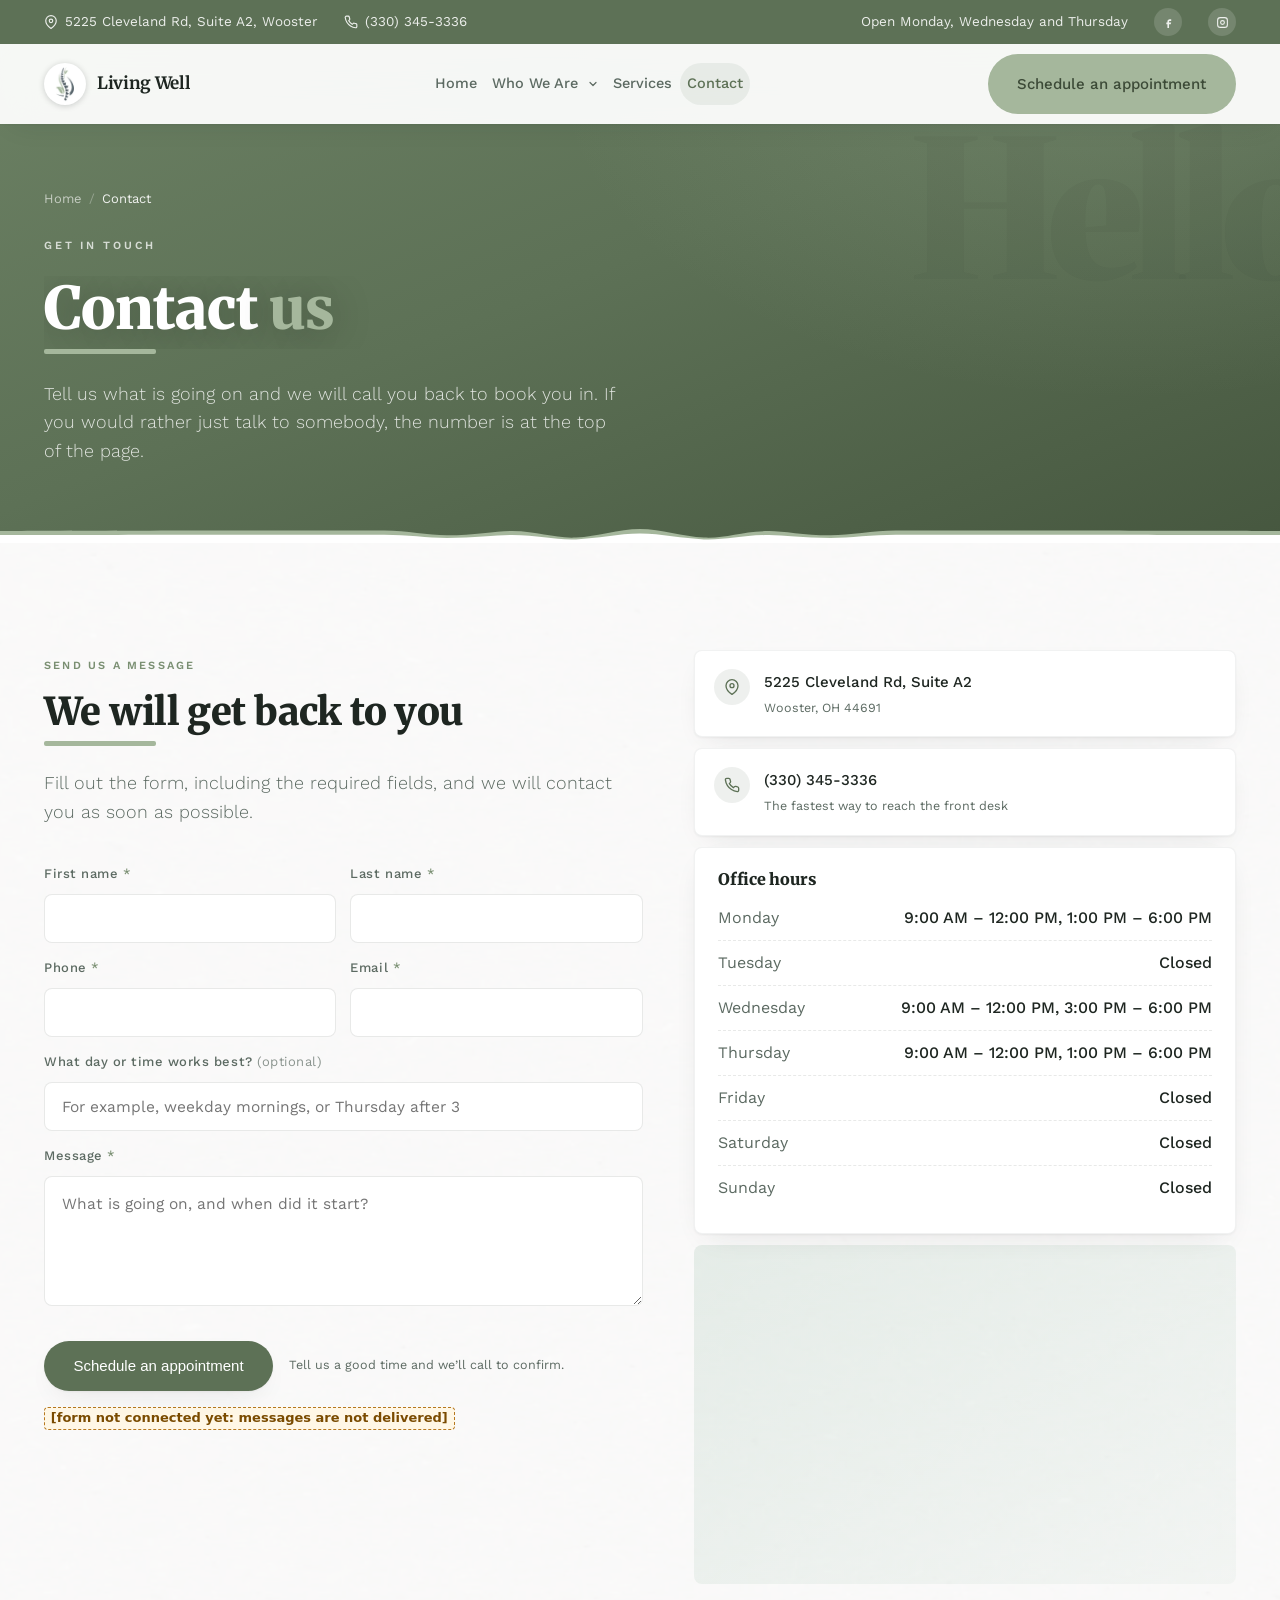
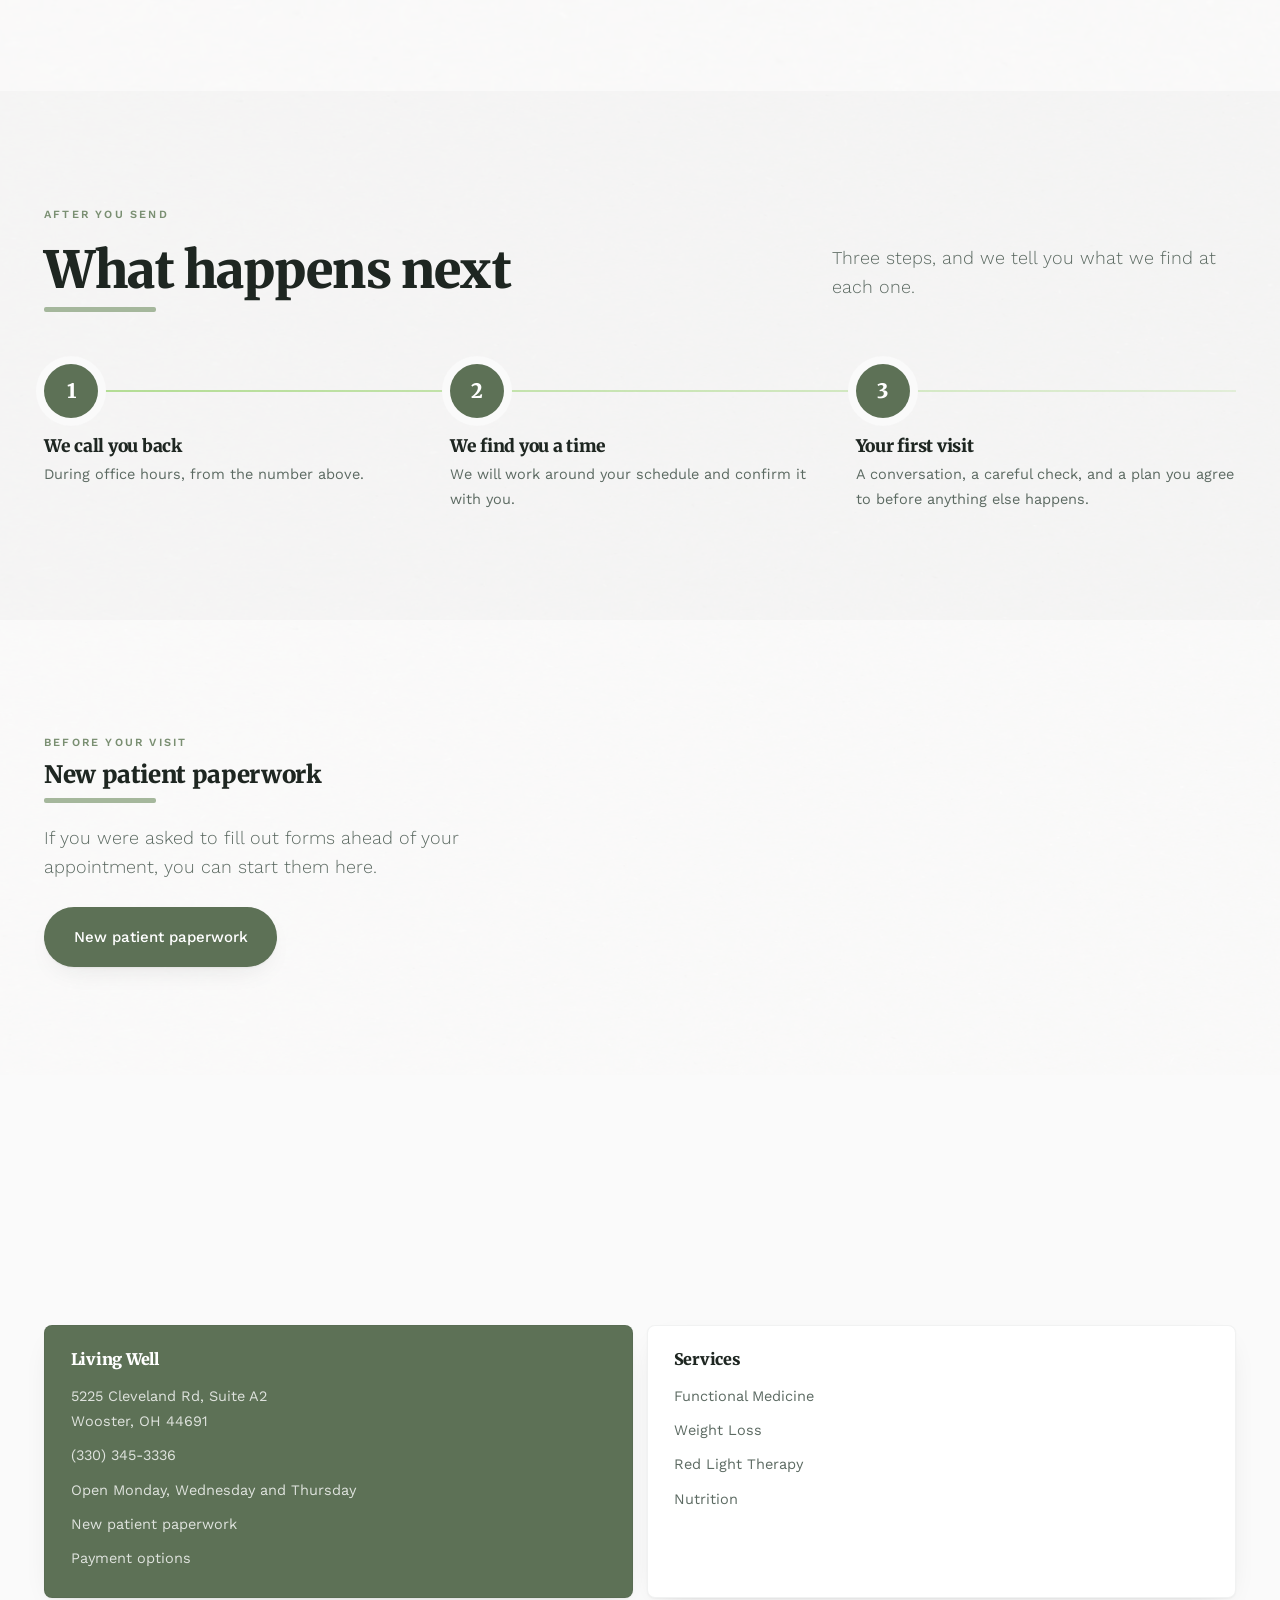
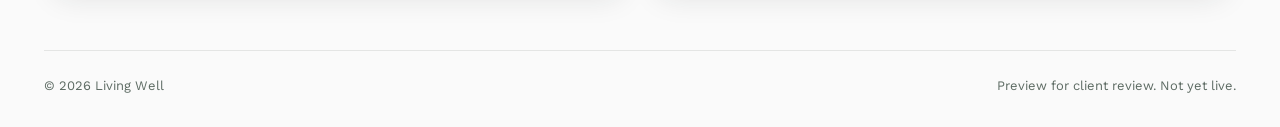
<file: capela-living-well-contact.html>
<!DOCTYPE html>
<html lang="en">
<head>
<meta charset="utf-8">
<meta name="viewport" content="width=device-width, initial-scale=1">
<meta name="robots" content="noindex, nofollow">
<title>Contact Us - Living Well, Wooster OH</title>
<link rel="preconnect" href="https://fonts.googleapis.com">
<link rel="preconnect" href="https://fonts.gstatic.com" crossorigin>
<link href="https://fonts.googleapis.com/css2?family=Merriweather:ital,wght@0,300;0,400;0,700;0,900;1,300&family=Work+Sans:wght@300;400;500;600&display=swap" rel="stylesheet">
<script>document.documentElement.className+=' js';</script>
<link rel="stylesheet" href="sage.css">
<style>
/* Preview only. sage.css is byte-identical to the mockup's. */
.brand__logo{height:56px;width:auto;display:block}
.brand__logo--dark{display:none}
.nav.is-stuck .brand__logo--light,.nav.nav--solid .brand__logo--light{display:none}
.nav.is-stuck .brand__logo--dark,.nav.nav--solid .brand__logo--dark{display:block}
/* Lead form failure state. It has to be impossible to miss: the whole point of
   the delivery rule is that a submission that did not land is visible, and the
   patient is handed the phone number instead of a dead end. */
.lead-err{margin:0;padding:14px 16px;border-radius:10px;background:#fdecec;
  border:1px solid #e5a3a3;color:#8a1f1f;font-size:15px;line-height:1.45}
.lead-err a{color:inherit;font-weight:600;text-decoration:underline}
#lead-btn[disabled]{opacity:.6;cursor:progress}

/* NAV FIT: second nav action ("Existing Patients", added 2026-08-11) costs the
   link row ~220px, which made "Who We Are" and "Patient Forms" wrap onto two
   lines below roughly 1500px. The links now never wrap, and between the mobile
   breakpoint and 1500px their padding and size tighten to make the room.
   sage.css stays byte-identical; this is preview-only, like the logo rules. */
.brand{flex:none}
.nav__links a{white-space:nowrap}
@media (min-width:1081px) and (max-width:1500px){
  .nav__links{gap:0}
  .nav__links a{padding-inline:.5em;font-size:14.5px}
}
/* Below 1250px the row cannot hold logo + six links + two buttons: the links
   already wrapped there BEFORE this button existed, and with it the logo got
   squeezed to nothing. So the existing-patient button steps aside below 1250,
   and the footer contact card carries the same link at every width, which is
   also how it is reached on mobile. The nowrap + tightening above means the
   1081-1250 band now holds one clean line, which it never did before. */
@media (max-width:1250px){ .nav__cta .btn-ghost{display:none} }
</style>
<style>/* Visible placeholders for facts not yet confirmed (emit.py ph()). */
.le-ph{display:inline-block;padding:.1em .45em;border:1.5px dashed #b7791f;border-radius:4px;background:#fff7e6;color:#7a4b00;font:600 13px/1.4 system-ui,sans-serif;letter-spacing:0;text-transform:none;vertical-align:middle}
.le-ph--block{display:flex;align-items:center;justify-content:center;text-align:center;width:100%;height:100%;min-height:120px}
</style>
<style>/* Two-card footer (emit.py footer). */
@media (min-width:721px){.foot__cards--two{grid-template-columns:repeat(2,1fr)}}
</style>
<style>/* Icon + name brand (emit.py logo_html). */
.brand__icon{width:42px;height:42px;border-radius:50%;background:#fff;object-fit:contain;padding:3px;flex:none;box-shadow:0 1px 6px rgba(0,0,0,.18)}
@media (max-width:720px){.brand__icon{width:36px;height:36px}}
</style>
<style>/* Compact utility bar on phones (emit.py UTIL_COMPACT_CSS). */
@media (max-width:720px){.util .wrap>a[href*="maps"]{display:none}}
</style>
<style>/* Client palette over Sage green (emit.py palette_css). */
:root{--g-band:#5d7156;--g-mid:#7a8f72;--g-lite:#a5b79c;--g-lite-txt:#dde8d7;--g-deep:#3c4a37}
.sec--green{background:radial-gradient(80% 120% at 88% 6%, rgba(165,183,156,.20) 0%, rgba(165,183,156,0) 58%),linear-gradient(158deg,#6b8063 0%,#5d7156 46%,#46573f 100%)}
.ihero--green{background:radial-gradient(80% 120% at 88% 4%, rgba(165,183,156,.22) 0%, rgba(165,183,156,0) 56%),linear-gradient(158deg,#6b8063 0%,#5d7156 46%,#46573f 100%)}
.cite{background:radial-gradient(90% 130% at 92% 0%, rgba(165,183,156,.2) 0%, rgba(165,183,156,0) 60%),linear-gradient(154deg,#6b8063 0%,#5d7156 52%,#46573f 100%)}
.cred--g,.plabel--g{background:rgba(93,113,86,.09);border-color:rgba(93,113,86,.2)}
.nav.is-stuck .nav__links a:hover,.nav.is-stuck .nav__links a.on,.nav.nav--solid .nav__links a:hover,.nav.nav--solid .nav__links a.on{background:rgba(93,113,86,.09)}
.info__row .ic,summary::after{background-color:rgba(93,113,86,.1)}
.cta__row .ic,.offer__inc li::before{background-color:rgba(165,183,156,.22)}
</style>
<link rel="stylesheet" href="le-nav.css">
<script type="application/ld+json">{"@context":"https://schema.org","@type":"LocalBusiness","name":"Complete Chiropractic and Living Well - Functional Medicine and Weight Loss","url":"https://4livingwell.com/","telephone":"(330) 345-3336","address":{"@type":"PostalAddress","streetAddress":"5225 Cleveland Rd Suite A2","addressLocality":"Wooster","addressRegion":"OH","postalCode":"44691","addressCountry":"US"},"geo":{"@type":"GeoCoordinates","latitude":40.8628301,"longitude":-81.9234114}}</script>
</head>
<body>


<div class="util">
  <div class="wrap">
    <a href="https://www.google.com/maps/search/?api=1&query=Living+Well%2C+5225+Cleveland+Rd%2C+Suite+A2%2C+Wooster%2C+OH+44691" target="_blank" rel="noopener"><svg width="14" height="14" viewBox="0 0 24 24" fill="none" stroke="currentColor" stroke-width="2"><path d="M21 10c0 7-9 13-9 13s-9-6-9-13a9 9 0 0118 0z"/><circle cx="12" cy="10" r="3"/></svg> 5225 Cleveland Rd, Suite A2, Wooster</a>
    <a href="tel:3303453336"><svg width="14" height="14" viewBox="0 0 24 24" fill="none" stroke="currentColor" stroke-width="2"><path d="M22 16.9v3a2 2 0 01-2.2 2 19.8 19.8 0 01-8.6-3.1 19.5 19.5 0 01-6-6A19.8 19.8 0 012.1 4.2 2 2 0 014.1 2h3a2 2 0 012 1.7c.1.9.4 1.8.7 2.7a2 2 0 01-.5 2.1L8.1 9.9a16 16 0 006 6l1.4-1.2a2 2 0 012.1-.5c.9.3 1.8.6 2.7.7a2 2 0 011.7 2z"/></svg> (330) 345-3336</a>
    <span class="spacer"></span>
    <span class="hide-s">Open Monday, Wednesday and Thursday</span>
    <a href="https://www.facebook.com/livingwellwooster/" target="_blank" rel="noopener" class="soc" aria-label="Facebook"><svg width="13" height="13" viewBox="0 0 24 24" fill="currentColor"><path d="M14 9h3V6h-3c-2.2 0-4 1.8-4 4v2H8v3h2v7h3v-7h3l1-3h-4v-2c0-.6.4-1 1-1z"/></svg></a>
    <a href="https://www.instagram.com/livingwell_wooster/" target="_blank" rel="noopener" class="soc" aria-label="Instagram"><svg width="13" height="13" viewBox="0 0 24 24" fill="none" stroke="currentColor" stroke-width="2"><rect x="3" y="3" width="18" height="18" rx="5"/><circle cx="12" cy="12" r="3.5"/></svg></a>
  </div>
</div>

<nav class="nav nav--solid" id="nav">
  <div class="wrap">
    <div class="nav__inner">
      <a href="index.html" class="brand" aria-label="Living Well"><img class="brand__icon" src="assets/brand-spine-icon.webp" alt="" aria-hidden="true"> <span class="le-brandtxt">Living Well</span></a>
      <div class="nav__links">
        <a href="index.html">Home</a><div class="nav__dd"><a href="capela-living-well-about.html" class="nav__dd-top">Who We Are</a><button type="button" class="nav__dd-btn" aria-expanded="false" aria-controls="dd-who" aria-label="Show the Who We Are menu"><svg width="12" height="12" viewBox="0 0 24 24" fill="none" stroke="currentColor" stroke-width="2.4" stroke-linecap="round" stroke-linejoin="round" aria-hidden="true"><path d="M6 9l6 6 6-6"/></svg></button><div class="nav__dd-menu" id="dd-who"><a href="capela-living-well-about.html">Meet the Team</a><a href="capela-living-well-payment-options.html">Payment Options</a></div></div><a href="capela-living-well-services.html">Services</a><a href="capela-living-well-contact.html" class="on" aria-current="page">Contact</a>
      </div>
      <div class="nav__cta">
        <a href="capela-living-well-special.html" class="btn btn-lite">Schedule an appointment</a>
        <button class="nav__burger" aria-label="Menu"><svg width="18" height="18" viewBox="0 0 24 24" stroke="currentColor" stroke-width="2" stroke-linecap="round"><path d="M3 7h18M3 12h18M3 17h18"/></svg></button>
      </div>
    </div>
  </div>
</nav>

<header class="ihero ihero--green on-dark">
  <div class="ghost ghost--r" style="right:-3%;top:18%">Hello</div>
  <div class="wrap">
    <div class="ihero__in">
      <nav class="crumb reveal" style="--d:0"><a href="index.html">Home</a><i>/</i><b>Contact</b></nav>
      <span class="eyebrow reveal" style="--d:1">Get in touch</span>
      <h1><span class="mask"><span style="--d:2">Contact <em style="font-style:normal;color:var(--g-lite)">us</em></span></span></h1>
      <span class="rule"></span>
      <p class="ihero__sub reveal" style="--d:5">Tell us what is going on and we will call you back to book you in. If you would rather just talk to somebody, the number is at the top of the page.</p>
    </div>
  </div>
  <div class="wave" style="--wave-end:#fff">
    <svg viewBox="0 0 1440 320" preserveAspectRatio="none"><path d="M1440 276.8s-255.057-1.964-432-1.54c-26.047.061-51.843 15.76-73.44 15.94-30.357.252-54.058-14.95-70.56-14.4-30.211 1.008-48 25.2-72 21.6-24-3.6-48-28.8-72-28.8s-48 25.2-72 28.8c-24 3.6-41.789-20.592-72-21.6-16.769-.559-42.412 14.64-73.44 14.388-21.623-.175-44.532-15.871-70.56-15.932C254.828 274.847 0 276.8 0 276.8V320h1440v-43.2Z"/></svg>
    <svg viewBox="0 0 1440 320" preserveAspectRatio="none"><path d="M1440 276.8s-255.057-1.964-432-1.54c-26.047.061-51.843 15.76-73.44 15.94-30.357.252-54.058-14.95-70.56-14.4-30.211 1.008-48 25.2-72 21.6-24-3.6-48-28.8-72-28.8s-48 25.2-72 28.8c-24 3.6-41.789-20.592-72-21.6-16.769-.559-42.412 14.64-73.44 14.388-21.623-.175-44.532-15.871-70.56-15.932C254.828 274.847 0 276.8 0 276.8V320h1440v-43.2Z"/></svg>
  </div>
</header>

<section class="sec grain" id="form">
  <div class="wrap">
    <div class="contact__grid">

      <div class="reveal">
        <span class="eyebrow">Send us a message</span>
        <h2 style="font-size:clamp(28px,3vw,44px);margin-top:.3em">We will get back to you</h2>
        <span class="rule"></span>
        <p class="lead" style="margin-top:1.3em;margin-bottom:2em">Fill out the form, including the required fields, and we will contact you as soon as possible.</p>

        <!-- Native Breakdance FormBuilder, one to one with the build's fields.
             The mockup styles them; it does not replace the element.
             Phone is REQUIRED here: the promise under the button is that we
             call to confirm, and we cannot keep it without a number. -->
        <form class="form" id="lead-form" novalidate>
          <div class="field"><label for="fn">First name <i>*</i></label><input id="fn" name="first_name" type="text" autocomplete="given-name" required></div>
          <div class="field"><label for="ln">Last name <i>*</i></label><input id="ln" name="last_name" type="text" autocomplete="family-name" required></div>
          <div class="field"><label for="ph">Phone <i>*</i></label><input id="ph" name="phone" type="tel" autocomplete="tel" required></div>
          <div class="field"><label for="em">Email <i>*</i></label><input id="em" name="email" type="email" autocomplete="email" required></div>
          <div class="field field--full"><label for="pt">What day or time works best? <span style="font-weight:400;opacity:.7">(optional)</span></label><input id="pt" name="preferred_time" type="text" placeholder="For example, weekday mornings, or Thursday after 3"></div>
          <div class="field field--full"><label for="ms">Message <i>*</i></label><textarea id="ms" name="message" required placeholder="What is going on, and when did it start?"></textarea></div>
          <div class="field field--full">
            <p class="lead-err" id="lead-err" role="alert" hidden></p>
          </div>
          <div class="form__act">
            <button type="submit" class="btn btn-primary" id="lead-btn">Schedule an appointment</button>
            <small>Tell us a good time and we&rsquo;ll call to confirm.</small> <span class="le-ph">[form not connected yet: messages are not delivered]</span>
          </div>
        </form>
      </div>

      <aside class="info reveal" style="--d:1">
        <div class="info__row">
          <span class="ic"><svg width="16" height="16" viewBox="0 0 24 24" fill="none" stroke="currentColor" stroke-width="2"><path d="M21 10c0 7-9 13-9 13s-9-6-9-13a9 9 0 0118 0z"/><circle cx="12" cy="10" r="3"/></svg></span>
          <span><b style="font-weight:500">5225 Cleveland Rd, Suite A2</b><small>Wooster, OH 44691</small></span>
        </div>
        <div class="info__row">
          <span class="ic"><svg width="16" height="16" viewBox="0 0 24 24" fill="none" stroke="currentColor" stroke-width="2"><path d="M22 16.9v3a2 2 0 01-2.2 2 19.8 19.8 0 01-8.6-3.1 19.5 19.5 0 01-6-6A19.8 19.8 0 012.1 4.2 2 2 0 014.1 2h3a2 2 0 012 1.7c.1.9.4 1.8.7 2.7a2 2 0 01-.5 2.1L8.1 9.9a16 16 0 006 6l1.4-1.2a2 2 0 012.1-.5c.9.3 1.8.6 2.7.7a2 2 0 011.7 2z"/></svg></span>
          <span><a href="tel:3303453336" style="font-weight:500">(330) 345-3336</a><small>The fastest way to reach the front desk</small></span>
        </div>

        <div class="card" style="padding:clamp(20px,1.8vw,26px)">
          <h4 style="font-size:16px">Office hours</h4>
          <ul class="hours" style="margin-top:1em">
            <li><span>Monday</span><b>9:00 AM – 12:00 PM, 1:00 PM – 6:00 PM</b></li>
            <li><span>Tuesday</span><b>Closed</b></li>
            <li><span>Wednesday</span><b>9:00 AM – 12:00 PM, 3:00 PM – 6:00 PM</b></li>
            <li><span>Thursday</span><b>9:00 AM – 12:00 PM, 1:00 PM – 6:00 PM</b></li>
            <li><span>Friday</span><b>Closed</b></li>
            <li><span>Saturday</span><b>Closed</b></li>
            <li><span>Sunday</span><b>Closed</b></li>
          </ul>
        </div>

        <div class="mapslot" style="border:0;padding:0;overflow:hidden">
          <iframe src="https://maps.google.com/maps?q=40.8628301,-81.9234114&z=16&output=embed" style="width:100%;height:100%;border:0;border-radius:inherit" loading="lazy" referrerpolicy="no-referrer-when-downgrade" title="Map to Living Well"></iframe>
        </div>
      </aside>

    </div>
  </div>
</section>

<!-- ============ WHAT HAPPENS NEXT ============
     Not on the build's contact page. Added because the single most
     common reason a chiropractic contact form is abandoned is not
     knowing what sending it commits you to. Three steps, the same
     component as the service page's process band. -->
<section class="sec sec--paper grain">
  <div class="wrap">
    <div class="head reveal">
      <div>
        <span class="eyebrow">After you send</span>
        <h2>What happens next</h2>
        <span class="rule"></span>
      </div>
      <p class="head__note lead">Three steps, and we tell you what we find at each one.</p>
    </div>
    <div class="steps" style="grid-template-columns:repeat(3,1fr)">
      <div class="step reveal" style="--d:0"><span class="step__n">1</span><h3>We call you back</h3><p>During office hours, from the number above.</p></div>
      <div class="step reveal" style="--d:1"><span class="step__n">2</span><h3>We find you a time</h3><p>We will work around your schedule and confirm it with you.</p></div>
      <div class="step reveal" style="--d:2"><span class="step__n">3</span><h3>Your first visit</h3><p>A conversation, a careful check, and a plan you agree to before anything else happens.</p></div>
    </div>
  </div>
</section>

<!-- ============ NEW PATIENT PAPERWORK ============ -->
<section class="sec grain" id="paperwork">
  <div class="wrap">
    <div class="reveal" style="max-width:52ch">
      <span class="eyebrow">Before your visit</span>
      <h2 style="margin-top:.3em">New patient paperwork</h2>
      <span class="rule"></span>
      <p class="lead" style="margin-top:1.2em">If you were asked to fill out forms ahead of your appointment, you can start them here.</p>
      <div style="margin-top:1.6em">
        <a href="capela-living-well-new-patient-paperwork.html" class="btn btn-primary">New patient paperwork</a>
      </div>
    </div>
  </div>
</section>

<footer class="foot" id="foot">
  <div class="wrap">
    <div class="foot__megawrap"><h2 class="foot__mega" id="mega">Come <em>In</em></h2></div>
    <div class="foot__cards foot__cards--two">
      <div class="card fc fc--g reveal" style="--d:0"><h3>Living Well</h3><ul><li>5225 Cleveland Rd, Suite A2<br>Wooster, OH 44691</li><li><a href="tel:3303453336">(330) 345-3336</a></li><li>Open Monday, Wednesday and Thursday</li><li><a href="capela-living-well-new-patient-paperwork.html">New patient paperwork</a></li><li><a href="capela-living-well-payment-options.html">Payment options</a></li></ul></div>
      <div class="card fc reveal" style="--d:1"><h3>Services</h3><ul><li><a href="capela-living-well-service-functional-medicine.html">Functional Medicine</a></li><li><a href="capela-living-well-service-weight-loss.html">Weight Loss</a></li><li><a href="capela-living-well-service-red-light-therapy.html">Red Light Therapy</a></li><li><a href="capela-living-well-service-nutrition.html">Nutrition</a></li><li></li></ul></div>

    </div>
    <div class="foot__base"><span>&copy; 2026 Living Well</span><span class="spacer"></span><span>Preview for client review. Not yet live.</span></div>
  </div>
</footer>

<div class="mobar">
  <a href="tel:3303453336" class="btn btn-ghost">Call</a>
  <a href="#form" class="btn btn-primary">Send a message</a>
</div>

<script src="sage.js"></script>

<script>
(function () {
  'use strict';

  var LEAD_HOOK = '';                      // <- the GHL inbound webhook URL
  var THANKS    = 'capela-living-well-thank-you.html';
  var PHONE     = '(330) 345-3336';
  var PHONE_TEL = 'tel:3303453336';

  var form = document.getElementById('lead-form');
  if (!form) return;
  var btn  = document.getElementById('lead-btn');
  var err  = document.getElementById('lead-err');
  var sending = false;

  /* GA4. Fires on ATTEMPT and, separately, on SUCCESS, so attempts can be
     compared against contacts that actually landed in GHL. A gap between the
     two counts is the only signal anyone gets that leads are being lost,
     because a failed submission is otherwise visible to nobody. Written to
     dataLayer as well as gtag so it works under GTM or a direct gtag.js, and
     is a no-op with neither present. */
  function track(name, params) {
    try {
      window.dataLayer = window.dataLayer || [];
      window.dataLayer.push(Object.assign({ event: name }, params || {}));
      if (typeof window.gtag === 'function') { window.gtag('event', name, params || {}); }
    } catch (e) { /* never let measurement break a lead */ }
  }

  function fail(msg) {
    err.innerHTML = msg + ' You can also call us on <a href="' + PHONE_TEL + '">' +
                    PHONE + '</a> and we will book you in.';
    err.hidden = false;
    btn.disabled = false;
    btn.textContent = 'Schedule an appointment';
    sending = false;
    err.scrollIntoView({ block: 'center', behavior: 'smooth' });
  }

  form.addEventListener('submit', function (ev) {
    ev.preventDefault();
    if (sending) return;
    err.hidden = true;

    var f = {
      first: form.first_name.value.trim(),
      last:  form.last_name.value.trim(),
      phone: form.phone.value.trim(),
      email: form.email.value.trim(),
      msg:   form.message.value.trim(),
      when:  form.preferred_time.value.trim()
    };

    if (!f.first || !f.last) { return fail('Please tell us your name.'); }
    if (f.phone.replace(/\D/g, '').length < 10) {
      return fail('Please enter a full phone number including area code, so we can call you back.');
    }
    if (f.email.indexOf('@') < 1 || f.email.indexOf('.', f.email.indexOf('@')) < 0) {
      return fail('That email address does not look right. Please check it.');
    }
    if (!f.msg) { return fail('Please tell us briefly what is going on.'); }

    track('lead_form_attempt', { form_id: 'capela-living-well-contact', form_location: 'contact' });

    sending = true;
    btn.disabled = true;
    btn.textContent = 'Sending...';

    /* No endpoint configured. Take the failure path deliberately rather than
       showing a thank-you for a lead that went nowhere. Same code path a real
       network failure takes, so what John sees on the preview is exactly what
       a patient would see if delivery broke in production. */
    if (!LEAD_HOOK) {
      return fail('Sorry, we could not send that just now.');
    }

    var body = new URLSearchParams({
      'First Name': f.first,
      'Last Name':  f.last,
      'Phone':      f.phone,
      'Email':      f.email,
      'Message':    f.msg,
      'Preferred Time': f.when,
      'Source':     'Website contact form'
    });

    /* Redirect ONLY on a readable 2xx. No no-cors blind resend and no timed
       redirect: an optimistic thank-you page is how a lost lead becomes
       invisible to the patient as well as to us. If this ever starts failing
       for everyone because GHL drops its CORS header, the failure is loud and
       the patient is given the phone number, which is the safe direction. */
    fetch(LEAD_HOOK, { method: 'POST', body: body })
      .then(function (r) {
        if (!r || !r.ok) { throw new Error('status ' + (r && r.status)); }
        track('lead_form_success', { form_id: 'capela-living-well-contact', form_location: 'contact' });
        window.location.href = THANKS;
      })
      .catch(function () {
        fail('Sorry, we could not send that just now. Your details are still here, so you can try again.');
      });
  });
})();
</script>
</body>
</html>
</file>
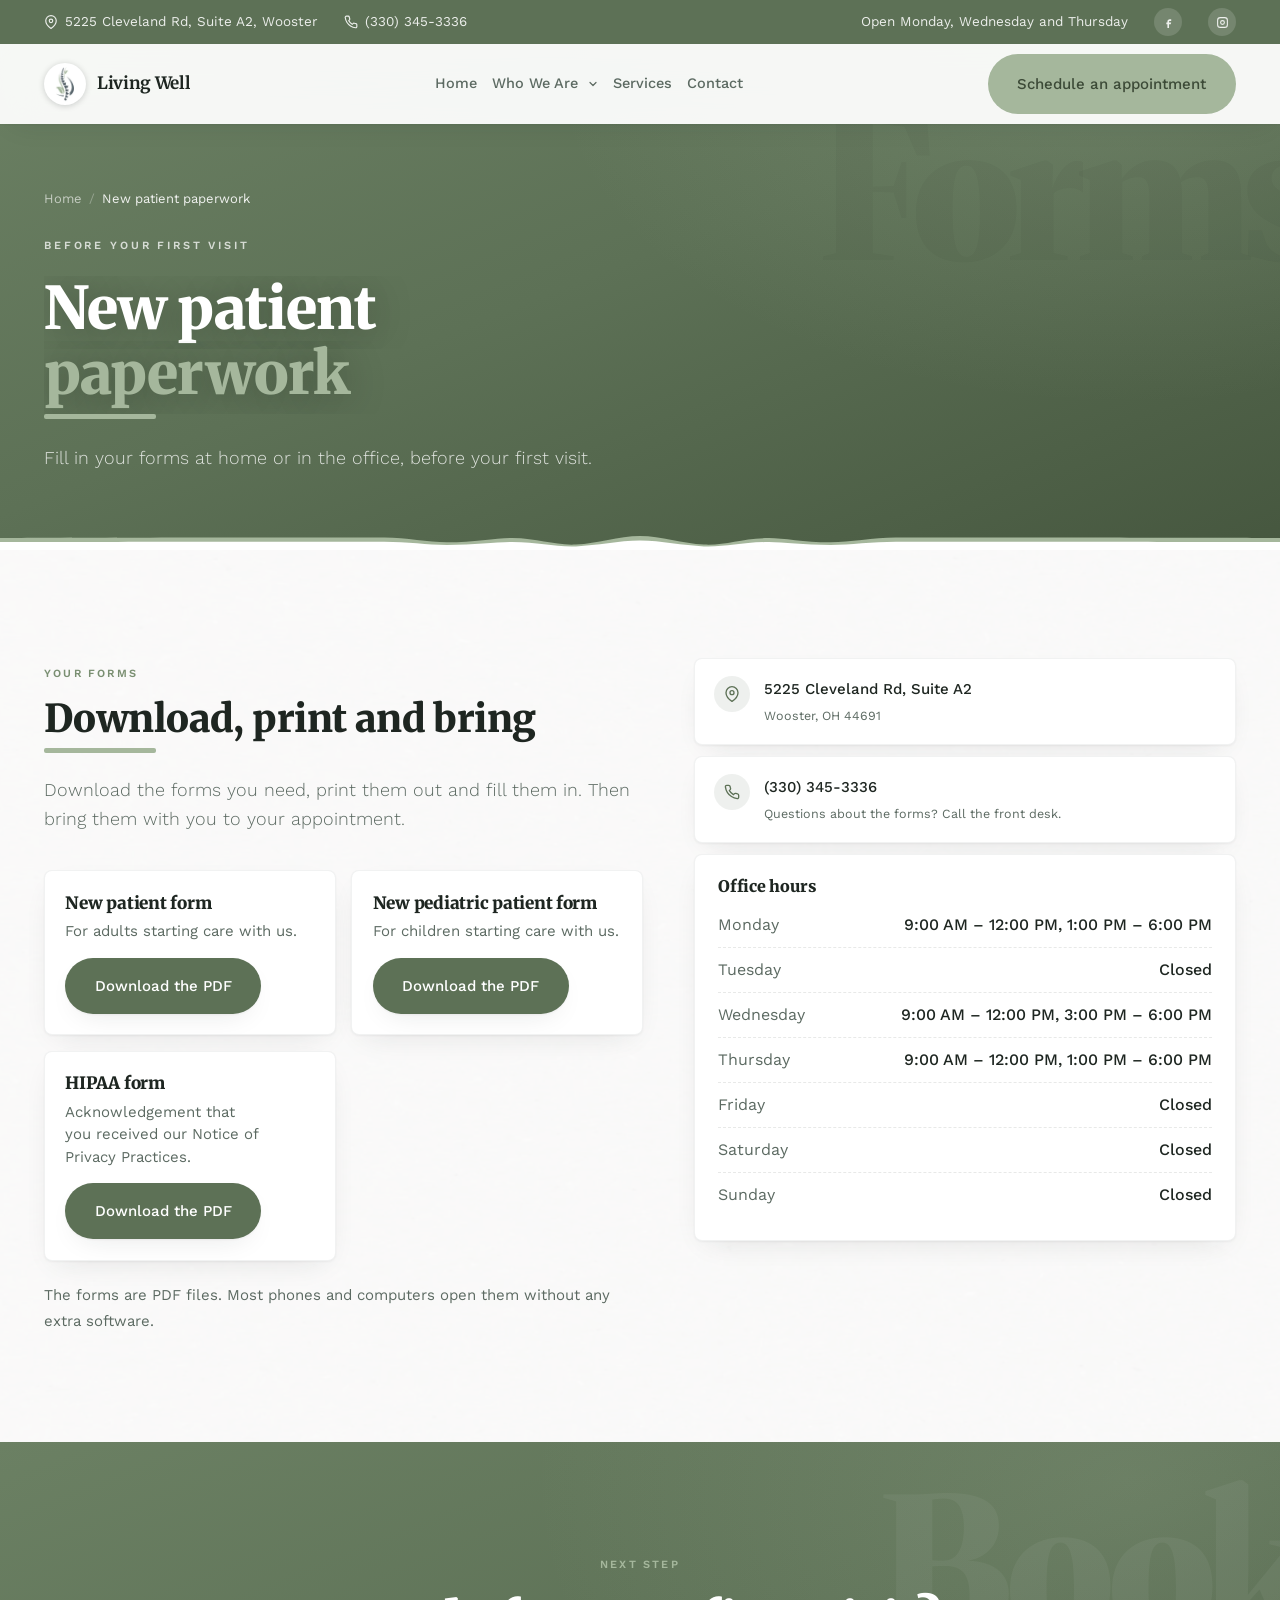
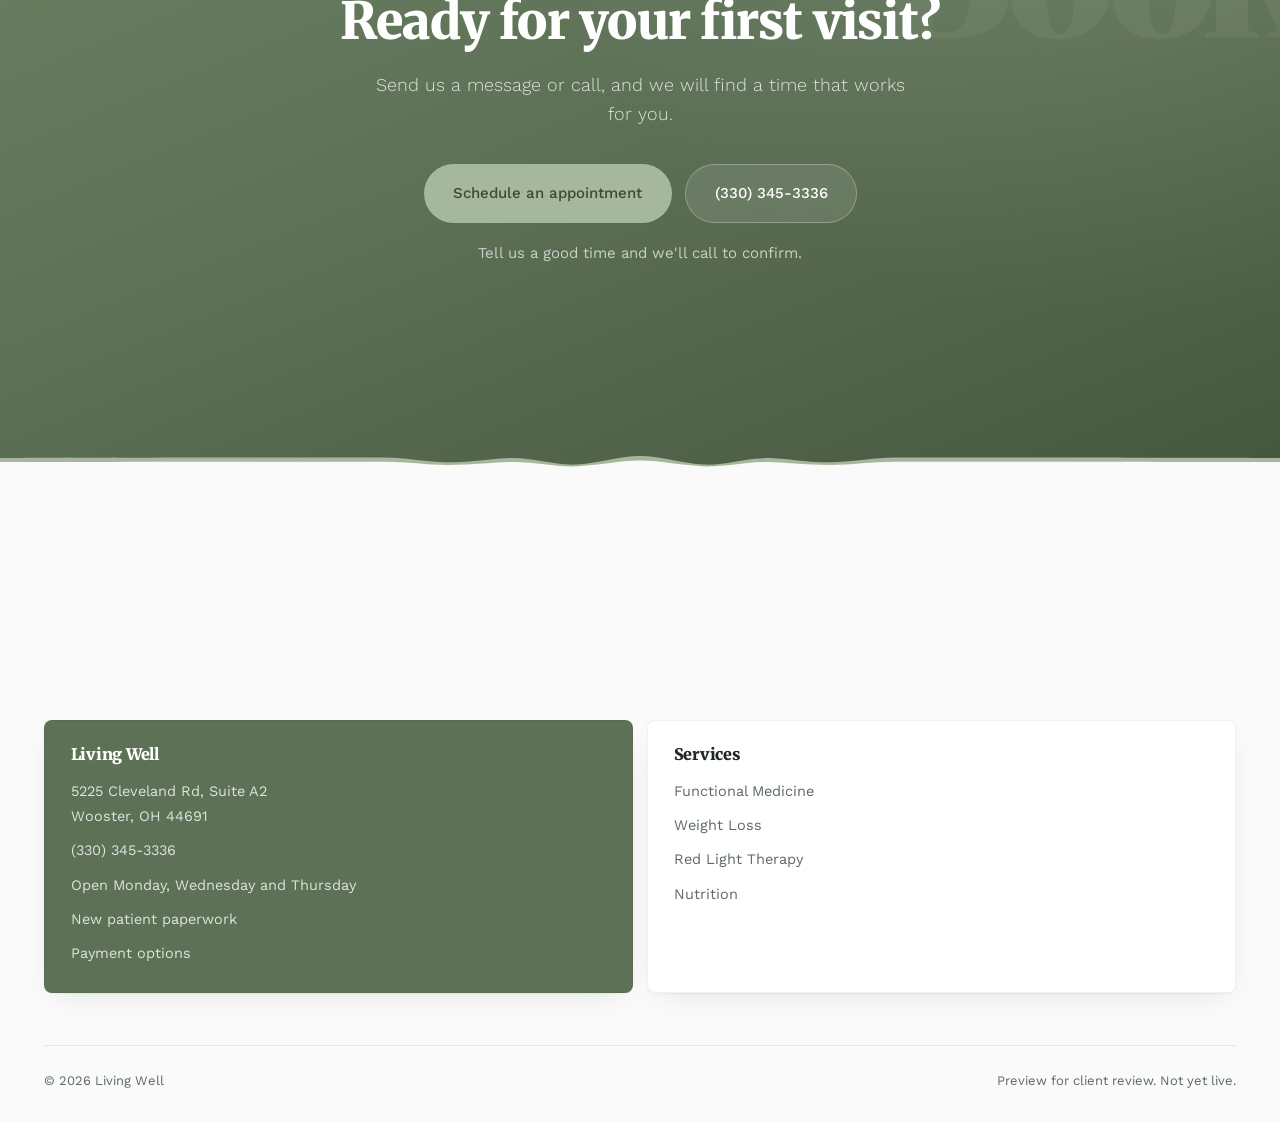
<file: capela-living-well-new-patient-paperwork.html>
<!DOCTYPE html>
<html lang="en">
<head>
<meta charset="utf-8">
<meta name="viewport" content="width=device-width, initial-scale=1">
<meta name="robots" content="noindex, nofollow">
<title>New Patient Paperwork - Living Well, Wooster OH</title>
<link rel="preconnect" href="https://fonts.googleapis.com">
<link rel="preconnect" href="https://fonts.gstatic.com" crossorigin>
<link href="https://fonts.googleapis.com/css2?family=Merriweather:ital,wght@0,300;0,400;0,700;0,900;1,300&family=Work+Sans:wght@300;400;500;600&display=swap" rel="stylesheet">
<script>document.documentElement.className+=' js';</script>
<link rel="stylesheet" href="sage.css">
<style>
/* Preview only. sage.css is byte-identical to the mockup's. */
.brand__logo{height:56px;width:auto;display:block}
.brand__logo--dark{display:none}
.nav.is-stuck .brand__logo--light,.nav.nav--solid .brand__logo--light{display:none}
.nav.is-stuck .brand__logo--dark,.nav.nav--solid .brand__logo--dark{display:block}

/* NAV FIT: second nav action ("Existing Patients", added 2026-08-11) costs the
   link row ~220px, which made "Who We Are" and "Patient Forms" wrap onto two
   lines below roughly 1500px. The links now never wrap, and between the mobile
   breakpoint and 1500px their padding and size tighten to make the room.
   sage.css stays byte-identical; this is preview-only, like the logo rules. */
.brand{flex:none}
.nav__links a{white-space:nowrap}
@media (min-width:1081px) and (max-width:1500px){
  .nav__links{gap:0}
  .nav__links a{padding-inline:.5em;font-size:14.5px}
}
/* Below 1250px the row cannot hold logo + six links + two buttons: the links
   already wrapped there BEFORE this button existed, and with it the logo got
   squeezed to nothing. So the existing-patient button steps aside below 1250,
   and the footer contact card carries the same link at every width, which is
   also how it is reached on mobile. The nowrap + tightening above means the
   1081-1250 band now holds one clean line, which it never did before. */
@media (max-width:1250px){ .nav__cta .btn-ghost{display:none} }
</style>
<style>/* Two-card footer (emit.py footer). */
@media (min-width:721px){.foot__cards--two{grid-template-columns:repeat(2,1fr)}}
</style>
<style>/* Icon + name brand (emit.py logo_html). */
.brand__icon{width:42px;height:42px;border-radius:50%;background:#fff;object-fit:contain;padding:3px;flex:none;box-shadow:0 1px 6px rgba(0,0,0,.18)}
@media (max-width:720px){.brand__icon{width:36px;height:36px}}
</style>
<style>/* More-services list (emit.py extra_services_band). */
.xsvc__grid{list-style:none;margin:0;padding:0;display:grid;grid-template-columns:repeat(auto-fill,minmax(240px,1fr));gap:clamp(12px,1.2vw,18px)}
.xsvc{padding:clamp(18px,1.6vw,24px)}
.xsvc h3{font-size:17px;line-height:1.3}
.xsvc p{margin-top:.45em;font-size:15px;color:var(--ink-soft);line-height:1.5}
</style>
<style>/* Compact utility bar on phones (emit.py UTIL_COMPACT_CSS). */
@media (max-width:720px){.util .wrap>a[href*="maps"]{display:none}}
</style>
<style>/* Client palette over Sage green (emit.py palette_css). */
:root{--g-band:#5d7156;--g-mid:#7a8f72;--g-lite:#a5b79c;--g-lite-txt:#dde8d7;--g-deep:#3c4a37}
.sec--green{background:radial-gradient(80% 120% at 88% 6%, rgba(165,183,156,.20) 0%, rgba(165,183,156,0) 58%),linear-gradient(158deg,#6b8063 0%,#5d7156 46%,#46573f 100%)}
.ihero--green{background:radial-gradient(80% 120% at 88% 4%, rgba(165,183,156,.22) 0%, rgba(165,183,156,0) 56%),linear-gradient(158deg,#6b8063 0%,#5d7156 46%,#46573f 100%)}
.cite{background:radial-gradient(90% 130% at 92% 0%, rgba(165,183,156,.2) 0%, rgba(165,183,156,0) 60%),linear-gradient(154deg,#6b8063 0%,#5d7156 52%,#46573f 100%)}
.cred--g,.plabel--g{background:rgba(93,113,86,.09);border-color:rgba(93,113,86,.2)}
.nav.is-stuck .nav__links a:hover,.nav.is-stuck .nav__links a.on,.nav.nav--solid .nav__links a:hover,.nav.nav--solid .nav__links a.on{background:rgba(93,113,86,.09)}
.info__row .ic,summary::after{background-color:rgba(93,113,86,.1)}
.cta__row .ic,.offer__inc li::before{background-color:rgba(165,183,156,.22)}
</style>
<link rel="stylesheet" href="le-nav.css">
<script type="application/ld+json">{"@context":"https://schema.org","@type":"LocalBusiness","name":"Complete Chiropractic and Living Well - Functional Medicine and Weight Loss","url":"https://4livingwell.com/","telephone":"(330) 345-3336","address":{"@type":"PostalAddress","streetAddress":"5225 Cleveland Rd Suite A2","addressLocality":"Wooster","addressRegion":"OH","postalCode":"44691","addressCountry":"US"},"geo":{"@type":"GeoCoordinates","latitude":40.8628301,"longitude":-81.9234114}}</script>
</head>
<body>

<div class="util">
  <div class="wrap">
    <a href="https://www.google.com/maps/search/?api=1&query=Living+Well%2C+5225+Cleveland+Rd%2C+Suite+A2%2C+Wooster%2C+OH+44691" target="_blank" rel="noopener"><svg width="14" height="14" viewBox="0 0 24 24" fill="none" stroke="currentColor" stroke-width="2"><path d="M21 10c0 7-9 13-9 13s-9-6-9-13a9 9 0 0118 0z"/><circle cx="12" cy="10" r="3"/></svg> 5225 Cleveland Rd, Suite A2, Wooster</a>
    <a href="tel:3303453336"><svg width="14" height="14" viewBox="0 0 24 24" fill="none" stroke="currentColor" stroke-width="2"><path d="M22 16.9v3a2 2 0 01-2.2 2 19.8 19.8 0 01-8.6-3.1 19.5 19.5 0 01-6-6A19.8 19.8 0 012.1 4.2 2 2 0 014.1 2h3a2 2 0 012 1.7c.1.9.4 1.8.7 2.7a2 2 0 01-.5 2.1L8.1 9.9a16 16 0 006 6l1.4-1.2a2 2 0 012.1-.5c.9.3 1.8.6 2.7.7a2 2 0 011.7 2z"/></svg> (330) 345-3336</a>
    <span class="spacer"></span>
    <span class="hide-s">Open Monday, Wednesday and Thursday</span>
    <a href="https://www.facebook.com/livingwellwooster/" target="_blank" rel="noopener" class="soc" aria-label="Facebook"><svg width="13" height="13" viewBox="0 0 24 24" fill="currentColor"><path d="M14 9h3V6h-3c-2.2 0-4 1.8-4 4v2H8v3h2v7h3v-7h3l1-3h-4v-2c0-.6.4-1 1-1z"/></svg></a>
    <a href="https://www.instagram.com/livingwell_wooster/" target="_blank" rel="noopener" class="soc" aria-label="Instagram"><svg width="13" height="13" viewBox="0 0 24 24" fill="none" stroke="currentColor" stroke-width="2"><rect x="3" y="3" width="18" height="18" rx="5"/><circle cx="12" cy="12" r="3.5"/></svg></a>
  </div>
</div>

<nav class="nav nav--solid" id="nav">
  <div class="wrap">
    <div class="nav__inner">
      <a href="index.html" class="brand" aria-label="Living Well"><img class="brand__icon" src="assets/brand-spine-icon.webp" alt="" aria-hidden="true"> <span class="le-brandtxt">Living Well</span></a>
      <div class="nav__links">
        <a href="index.html">Home</a><div class="nav__dd"><a href="capela-living-well-about.html" class="nav__dd-top">Who We Are</a><button type="button" class="nav__dd-btn" aria-expanded="false" aria-controls="dd-who" aria-label="Show the Who We Are menu"><svg width="12" height="12" viewBox="0 0 24 24" fill="none" stroke="currentColor" stroke-width="2.4" stroke-linecap="round" stroke-linejoin="round" aria-hidden="true"><path d="M6 9l6 6 6-6"/></svg></button><div class="nav__dd-menu" id="dd-who"><a href="capela-living-well-about.html">Meet the Team</a><a href="capela-living-well-payment-options.html">Payment Options</a></div></div><a href="capela-living-well-services.html">Services</a><a href="capela-living-well-contact.html">Contact</a>
      </div>
      <div class="nav__cta">
        <a href="capela-living-well-special.html" class="btn btn-lite">Schedule an appointment</a>
        <button class="nav__burger" aria-label="Menu"><svg width="18" height="18" viewBox="0 0 24 24" stroke="currentColor" stroke-width="2" stroke-linecap="round"><path d="M3 7h18M3 12h18M3 17h18"/></svg></button>
      </div>
    </div>
  </div>
</nav>

<header class="ihero ihero--green on-dark">
  <div class="ghost ghost--r" style="right:-3%;top:14%">Forms</div>
  <div class="wrap">
    <div class="ihero__in">
      <nav class="crumb reveal" style="--d:0"><a href="index.html">Home</a><i>/</i><b>New patient paperwork</b></nav>
      <span class="eyebrow reveal" style="--d:1">Before your first visit</span>
      <h1><span class="mask"><span style="--d:2">New patient</span></span><span class="mask"><span style="--d:3"> <em style="font-style:normal;color:var(--g-lite)">paperwork</em></span></span></h1>
      <span class="rule"></span>
      <p class="ihero__sub reveal" style="--d:5">Fill in your forms at home or in the office, before your first visit.</p>
    </div>
  </div>
  <div class="wave" style="--wave-end:#fff">
    <svg viewBox="0 0 1440 320" preserveAspectRatio="none"><path d="M1440 276.8s-255.057-1.964-432-1.54c-26.047.061-51.843 15.76-73.44 15.94-30.357.252-54.058-14.95-70.56-14.4-30.211 1.008-48 25.2-72 21.6-24-3.6-48-28.8-72-28.8s-48 25.2-72 28.8c-24 3.6-41.789-20.592-72-21.6-16.769-.559-42.412 14.64-73.44 14.388-21.623-.175-44.532-15.871-70.56-15.932C254.828 274.847 0 276.8 0 276.8V320h1440v-43.2Z"/></svg>
    <svg viewBox="0 0 1440 320" preserveAspectRatio="none"><path d="M1440 276.8s-255.057-1.964-432-1.54c-26.047.061-51.843 15.76-73.44 15.94-30.357.252-54.058-14.95-70.56-14.4-30.211 1.008-48 25.2-72 21.6-24-3.6-48-28.8-72-28.8s-48 25.2-72 28.8c-24 3.6-41.789-20.592-72-21.6-16.769-.559-42.412 14.64-73.44 14.388-21.623-.175-44.532-15.871-70.56-15.932C254.828 274.847 0 276.8 0 276.8V320h1440v-43.2Z"/></svg>
  </div>
</header>

<!-- ============ THE FORMS ============ -->
<section class="sec grain" id="forms">
  <div class="wrap">
    <div class="contact__grid">

      <div class="reveal">
        <span class="eyebrow">Your forms</span>
        <h2 style="font-size:clamp(28px,3vw,44px);margin-top:.3em">Download, print and bring</h2>
        <span class="rule"></span>
        <p class="lead" style="margin-top:1.3em;margin-bottom:2em">Download the forms you need, print them out and fill them in. Then bring them with you to your appointment.</p>
        <ul class="xsvc__grid">
          <li class="card xsvc reveal" style="--d:0"><h3>New patient form</h3><p>For adults starting care with us.</p><p style="margin-top:1em"><a class="btn btn-primary" href="assets/forms/living-well-new-patient-form.pdf" target="_blank" rel="noopener">Download the PDF</a></p></li>
          <li class="card xsvc reveal" style="--d:1"><h3>New pediatric patient form</h3><p>For children starting care with us.</p><p style="margin-top:1em"><a class="btn btn-primary" href="assets/forms/living-well-pediatric-intake-form.pdf" target="_blank" rel="noopener">Download the PDF</a></p></li>
          <li class="card xsvc reveal" style="--d:2"><h3>HIPAA form</h3><p>Acknowledgement that you received our Notice of Privacy Practices.</p><p style="margin-top:1em"><a class="btn btn-primary" href="assets/forms/hipaa-privacy-acknowledgement.pdf" target="_blank" rel="noopener">Download the PDF</a></p></li>
        </ul>
        <p style="margin-top:1.4em;font-size:15px;color:var(--ink-soft)">The forms are PDF files. Most phones and computers open them without any extra software.</p>
      </div>

      <aside class="info reveal" style="--d:1">
        <div class="info__row">
          <span class="ic"><svg width="16" height="16" viewBox="0 0 24 24" fill="none" stroke="currentColor" stroke-width="2"><path d="M21 10c0 7-9 13-9 13s-9-6-9-13a9 9 0 0118 0z"/><circle cx="12" cy="10" r="3"/></svg></span>
          <span><b style="font-weight:500">5225 Cleveland Rd, Suite A2</b><small>Wooster, OH 44691</small></span>
        </div>
        <div class="info__row">
          <span class="ic"><svg width="16" height="16" viewBox="0 0 24 24" fill="none" stroke="currentColor" stroke-width="2"><path d="M22 16.9v3a2 2 0 01-2.2 2 19.8 19.8 0 01-8.6-3.1 19.5 19.5 0 01-6-6A19.8 19.8 0 012.1 4.2 2 2 0 014.1 2h3a2 2 0 012 1.7c.1.9.4 1.8.7 2.7a2 2 0 01-.5 2.1L8.1 9.9a16 16 0 006 6l1.4-1.2a2 2 0 012.1-.5c.9.3 1.8.6 2.7.7a2 2 0 011.7 2z"/></svg></span>
          <span><a href="tel:3303453336" style="font-weight:500">(330) 345-3336</a><small>Questions about the forms? Call the front desk.</small></span>
        </div>
        <div class="card" style="padding:clamp(20px,1.8vw,26px)">
          <h4 style="font-size:16px">Office hours</h4>
          <ul class="hours" style="margin-top:1em">
            <li><span>Monday</span><b>9:00 AM – 12:00 PM, 1:00 PM – 6:00 PM</b></li>
            <li><span>Tuesday</span><b>Closed</b></li>
            <li><span>Wednesday</span><b>9:00 AM – 12:00 PM, 3:00 PM – 6:00 PM</b></li>
            <li><span>Thursday</span><b>9:00 AM – 12:00 PM, 1:00 PM – 6:00 PM</b></li>
            <li><span>Friday</span><b>Closed</b></li>
            <li><span>Saturday</span><b>Closed</b></li>
            <li><span>Sunday</span><b>Closed</b></li>
          </ul>
        </div>
      </aside>

    </div>
  </div>
</section>

<!-- ============ CTA ============ -->
<section class="sec sec--green on-dark sec--wavebottom">
  <div class="ghost ghost--r" style="right:-2%;top:8%">Book</div>
  <div class="wrap">
    <div class="endcta reveal">
      <span class="eyebrow">Next step</span>
      <h2 style="margin-top:.3em">Ready for your first visit?</h2>
      <p class="lead">Send us a message or call, and we will find a time that works for you.</p>
      <div class="endcta__acts">
        <a href="capela-living-well-special.html" class="btn btn-lite">Schedule an appointment</a>
        <a href="tel:3303453336" class="btn btn-ghost">(330) 345-3336</a>
      </div>
      <p style="margin-top:1.1em;font-size:15px;opacity:.85">Tell us a good time and we'll call to confirm.</p>
    </div>
  </div>
  <div class="wave" style="--wave-end:var(--paper-2)">
    <svg viewBox="0 0 1440 320" preserveAspectRatio="none"><path d="M1440 276.8s-255.057-1.964-432-1.54c-26.047.061-51.843 15.76-73.44 15.94-30.357.252-54.058-14.95-70.56-14.4-30.211 1.008-48 25.2-72 21.6-24-3.6-48-28.8-72-28.8s-48 25.2-72 28.8c-24 3.6-41.789-20.592-72-21.6-16.769-.559-42.412 14.64-73.44 14.388-21.623-.175-44.532-15.871-70.56-15.932C254.828 274.847 0 276.8 0 276.8V320h1440v-43.2Z"/></svg>
    <svg viewBox="0 0 1440 320" preserveAspectRatio="none"><path d="M1440 276.8s-255.057-1.964-432-1.54c-26.047.061-51.843 15.76-73.44 15.94-30.357.252-54.058-14.95-70.56-14.4-30.211 1.008-48 25.2-72 21.6-24-3.6-48-28.8-72-28.8s-48 25.2-72 28.8c-24 3.6-41.789-20.592-72-21.6-16.769-.559-42.412 14.64-73.44 14.388-21.623-.175-44.532-15.871-70.56-15.932C254.828 274.847 0 276.8 0 276.8V320h1440v-43.2Z"/></svg>
  </div>
</section>

<footer class="foot" id="foot">
  <div class="wrap">
    <div class="foot__megawrap"><h2 class="foot__mega" id="mega">Contact <em>Us</em></h2></div>
    <div class="foot__cards foot__cards--two">
      <div class="card fc fc--g reveal" style="--d:0"><h3>Living Well</h3><ul><li>5225 Cleveland Rd, Suite A2<br>Wooster, OH 44691</li><li><a href="tel:3303453336">(330) 345-3336</a></li><li>Open Monday, Wednesday and Thursday</li><li><a href="capela-living-well-new-patient-paperwork.html">New patient paperwork</a></li><li><a href="capela-living-well-payment-options.html">Payment options</a></li></ul></div>
      <div class="card fc reveal" style="--d:1"><h3>Services</h3><ul><li><a href="capela-living-well-service-functional-medicine.html">Functional Medicine</a></li><li><a href="capela-living-well-service-weight-loss.html">Weight Loss</a></li><li><a href="capela-living-well-service-red-light-therapy.html">Red Light Therapy</a></li><li><a href="capela-living-well-service-nutrition.html">Nutrition</a></li><li></li></ul></div>

    </div>
    <div class="foot__base"><span>&copy; 2026 Living Well</span><span class="spacer"></span><span>Preview for client review. Not yet live.</span></div>
  </div>
</footer>

<div class="mobar">
  <a href="tel:3303453336" class="btn btn-ghost">Call</a>
  <a href="capela-living-well-special.html" class="btn btn-primary">Schedule an appointment</a>
</div>

<script src="sage.js"></script>
</body>
</html>
</file>
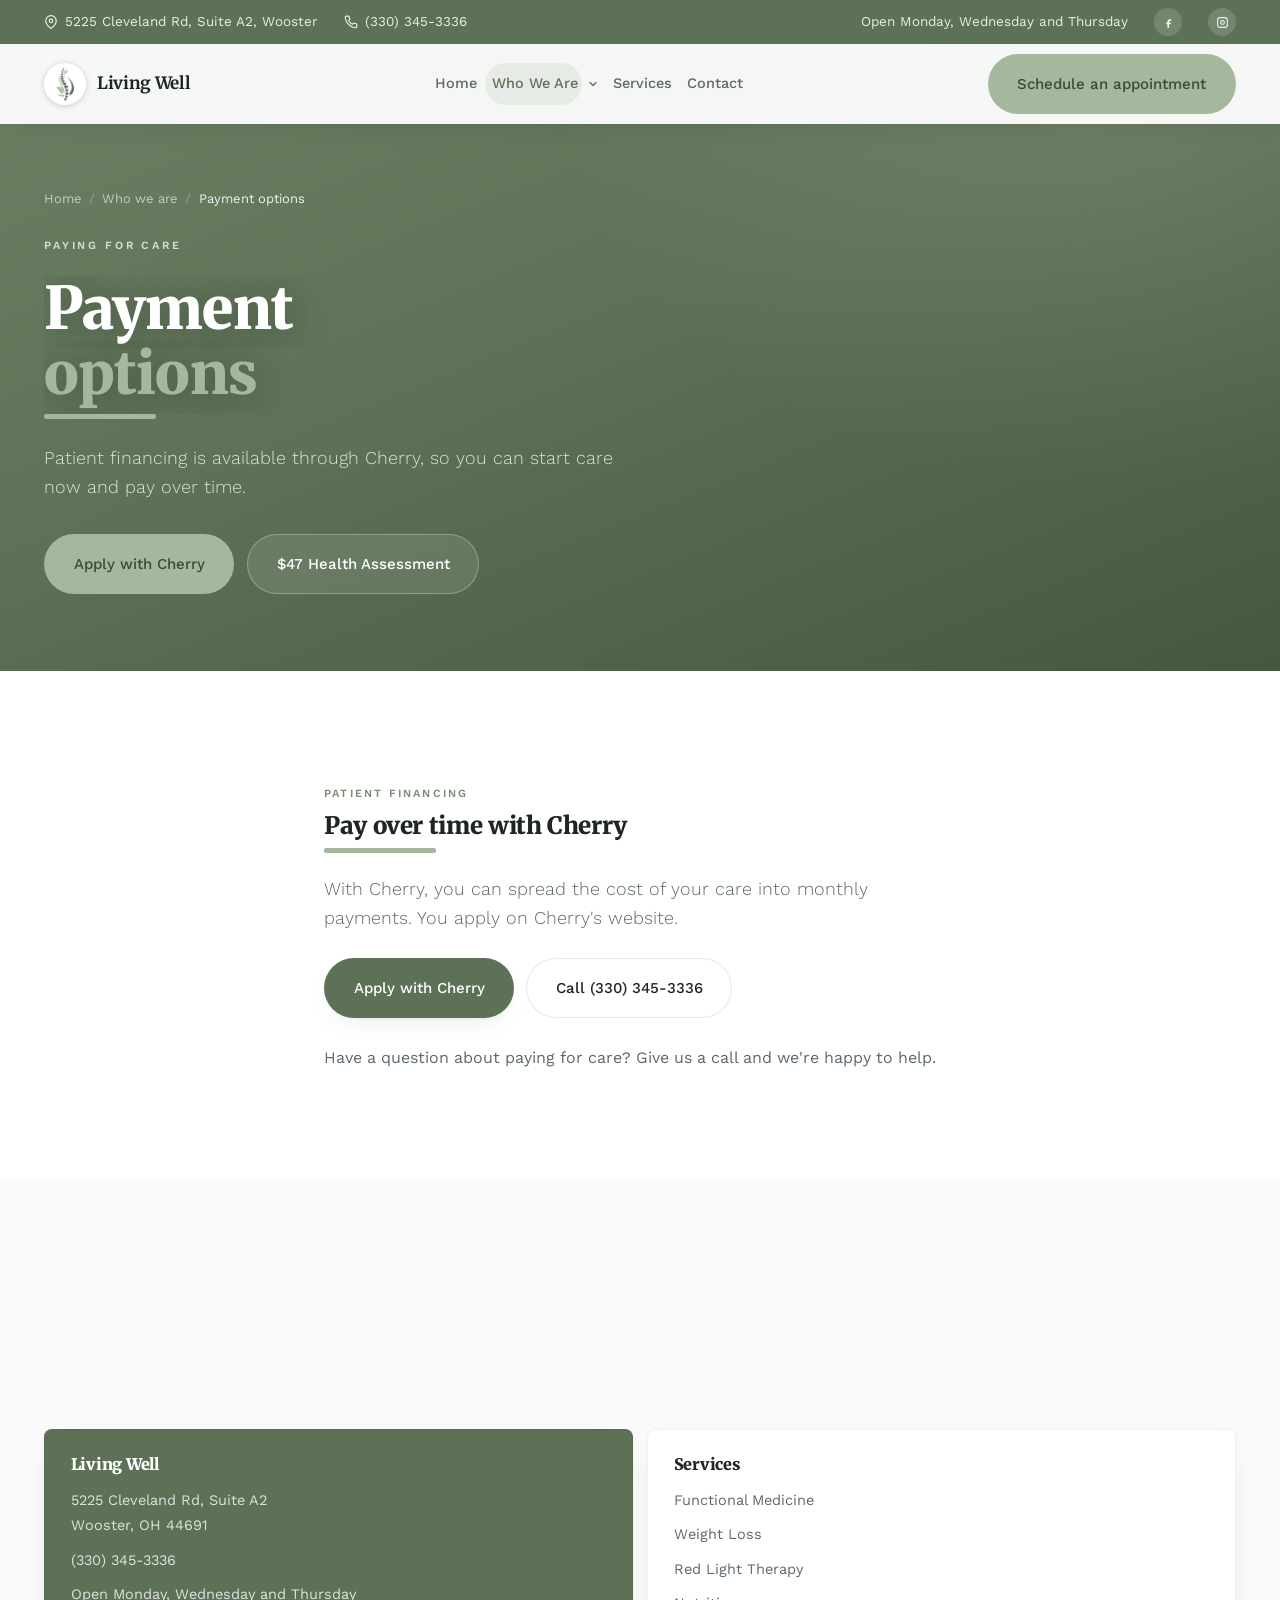
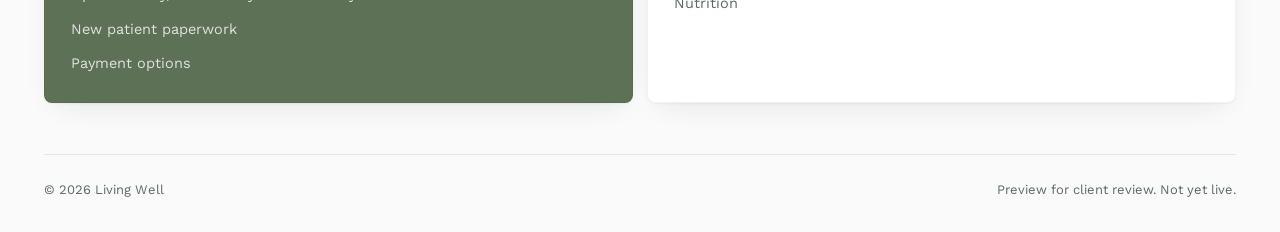
<file: capela-living-well-payment-options.html>
<!DOCTYPE html>
<html lang="en">
<head>
<meta charset="utf-8">
<meta name="viewport" content="width=device-width, initial-scale=1">
<meta name="robots" content="noindex, nofollow">
<title>Payment Options - Living Well, Wooster OH</title>
<link rel="preconnect" href="https://fonts.googleapis.com">
<link rel="preconnect" href="https://fonts.gstatic.com" crossorigin>
<link href="https://fonts.googleapis.com/css2?family=Merriweather:ital,wght@0,300;0,400;0,700;0,900;1,300&family=Work+Sans:wght@300;400;500;600&display=swap" rel="stylesheet">
<script>document.documentElement.className+=' js';</script>
<link rel="stylesheet" href="sage.css">
<style>
/* Preview only. sage.css is byte-identical to the mockup's. */
.brand__logo{height:56px;width:auto;display:block}
.brand__logo--dark{display:none}
.nav.is-stuck .brand__logo--light,.nav.nav--solid .brand__logo--light{display:none}
.nav.is-stuck .brand__logo--dark,.nav.nav--solid .brand__logo--dark{display:block}
/* Lead form failure state. It has to be impossible to miss: the whole point of
   the delivery rule is that a submission that did not land is visible, and the
   patient is handed the phone number instead of a dead end. */
.lead-err{margin:0;padding:14px 16px;border-radius:10px;background:#fdecec;
  border:1px solid #e5a3a3;color:#8a1f1f;font-size:15px;line-height:1.45}
.lead-err a{color:inherit;font-weight:600;text-decoration:underline}
#lead-btn[disabled]{opacity:.6;cursor:progress}

/* NAV FIT: second nav action ("Existing Patients", added 2026-08-11) costs the
   link row ~220px, which made "Who We Are" and "Patient Forms" wrap onto two
   lines below roughly 1500px. The links now never wrap, and between the mobile
   breakpoint and 1500px their padding and size tighten to make the room.
   sage.css stays byte-identical; this is preview-only, like the logo rules. */
.brand{flex:none}
.nav__links a{white-space:nowrap}
@media (min-width:1081px) and (max-width:1500px){
  .nav__links{gap:0}
  .nav__links a{padding-inline:.5em;font-size:14.5px}
}
/* Below 1250px the row cannot hold logo + six links + two buttons: the links
   already wrapped there BEFORE this button existed, and with it the logo got
   squeezed to nothing. So the existing-patient button steps aside below 1250,
   and the footer contact card carries the same link at every width, which is
   also how it is reached on mobile. The nowrap + tightening above means the
   1081-1250 band now holds one clean line, which it never did before. */
@media (max-width:1250px){ .nav__cta .btn-ghost{display:none} }
</style>
<style>/* Visible placeholders for facts not yet confirmed (emit.py ph()). */
.le-ph{display:inline-block;padding:.1em .45em;border:1.5px dashed #b7791f;border-radius:4px;background:#fff7e6;color:#7a4b00;font:600 13px/1.4 system-ui,sans-serif;letter-spacing:0;text-transform:none;vertical-align:middle}
.le-ph--block{display:flex;align-items:center;justify-content:center;text-align:center;width:100%;height:100%;min-height:120px}
</style>
<style>/* Two-card footer (emit.py footer). */
@media (min-width:721px){.foot__cards--two{grid-template-columns:repeat(2,1fr)}}
</style>
<style>/* Icon + name brand (emit.py logo_html). */
.brand__icon{width:42px;height:42px;border-radius:50%;background:#fff;object-fit:contain;padding:3px;flex:none;box-shadow:0 1px 6px rgba(0,0,0,.18)}
@media (max-width:720px){.brand__icon{width:36px;height:36px}}
</style>
<style>/* Compact utility bar on phones (emit.py UTIL_COMPACT_CSS). */
@media (max-width:720px){.util .wrap>a[href*="maps"]{display:none}}
</style>
<style>/* Client palette over Sage green (emit.py palette_css). */
:root{--g-band:#5d7156;--g-mid:#7a8f72;--g-lite:#a5b79c;--g-lite-txt:#dde8d7;--g-deep:#3c4a37}
.sec--green{background:radial-gradient(80% 120% at 88% 6%, rgba(165,183,156,.20) 0%, rgba(165,183,156,0) 58%),linear-gradient(158deg,#6b8063 0%,#5d7156 46%,#46573f 100%)}
.ihero--green{background:radial-gradient(80% 120% at 88% 4%, rgba(165,183,156,.22) 0%, rgba(165,183,156,0) 56%),linear-gradient(158deg,#6b8063 0%,#5d7156 46%,#46573f 100%)}
.cite{background:radial-gradient(90% 130% at 92% 0%, rgba(165,183,156,.2) 0%, rgba(165,183,156,0) 60%),linear-gradient(154deg,#6b8063 0%,#5d7156 52%,#46573f 100%)}
.cred--g,.plabel--g{background:rgba(93,113,86,.09);border-color:rgba(93,113,86,.2)}
.nav.is-stuck .nav__links a:hover,.nav.is-stuck .nav__links a.on,.nav.nav--solid .nav__links a:hover,.nav.nav--solid .nav__links a.on{background:rgba(93,113,86,.09)}
.info__row .ic,summary::after{background-color:rgba(93,113,86,.1)}
.cta__row .ic,.offer__inc li::before{background-color:rgba(165,183,156,.22)}
</style>
<link rel="stylesheet" href="le-nav.css">
<script type="application/ld+json">{"@context":"https://schema.org","@type":"LocalBusiness","name":"Complete Chiropractic and Living Well - Functional Medicine and Weight Loss","url":"https://4livingwell.com/","telephone":"(330) 345-3336","address":{"@type":"PostalAddress","streetAddress":"5225 Cleveland Rd Suite A2","addressLocality":"Wooster","addressRegion":"OH","postalCode":"44691","addressCountry":"US"},"geo":{"@type":"GeoCoordinates","latitude":40.8628301,"longitude":-81.9234114}}</script>
</head>
<body>


<div class="util">
  <div class="wrap">
    <a href="https://www.google.com/maps/search/?api=1&query=Living+Well%2C+5225+Cleveland+Rd%2C+Suite+A2%2C+Wooster%2C+OH+44691" target="_blank" rel="noopener"><svg width="14" height="14" viewBox="0 0 24 24" fill="none" stroke="currentColor" stroke-width="2"><path d="M21 10c0 7-9 13-9 13s-9-6-9-13a9 9 0 0118 0z"/><circle cx="12" cy="10" r="3"/></svg> 5225 Cleveland Rd, Suite A2, Wooster</a>
    <a href="tel:3303453336"><svg width="14" height="14" viewBox="0 0 24 24" fill="none" stroke="currentColor" stroke-width="2"><path d="M22 16.9v3a2 2 0 01-2.2 2 19.8 19.8 0 01-8.6-3.1 19.5 19.5 0 01-6-6A19.8 19.8 0 012.1 4.2 2 2 0 014.1 2h3a2 2 0 012 1.7c.1.9.4 1.8.7 2.7a2 2 0 01-.5 2.1L8.1 9.9a16 16 0 006 6l1.4-1.2a2 2 0 012.1-.5c.9.3 1.8.6 2.7.7a2 2 0 011.7 2z"/></svg> (330) 345-3336</a>
    <span class="spacer"></span>
    <span class="hide-s">Open Monday, Wednesday and Thursday</span>
    <a href="https://www.facebook.com/livingwellwooster/" target="_blank" rel="noopener" class="soc" aria-label="Facebook"><svg width="13" height="13" viewBox="0 0 24 24" fill="currentColor"><path d="M14 9h3V6h-3c-2.2 0-4 1.8-4 4v2H8v3h2v7h3v-7h3l1-3h-4v-2c0-.6.4-1 1-1z"/></svg></a>
    <a href="https://www.instagram.com/livingwell_wooster/" target="_blank" rel="noopener" class="soc" aria-label="Instagram"><svg width="13" height="13" viewBox="0 0 24 24" fill="none" stroke="currentColor" stroke-width="2"><rect x="3" y="3" width="18" height="18" rx="5"/><circle cx="12" cy="12" r="3.5"/></svg></a>
  </div>
</div>

<nav class="nav nav--solid" id="nav">
  <div class="wrap">
    <div class="nav__inner">
      <a href="index.html" class="brand" aria-label="Living Well"><img class="brand__icon" src="assets/brand-spine-icon.webp" alt="" aria-hidden="true"> <span class="le-brandtxt">Living Well</span></a>
      <div class="nav__links">
        <a href="index.html">Home</a><div class="nav__dd"><a href="capela-living-well-about.html" class="nav__dd-top on">Who We Are</a><button type="button" class="nav__dd-btn" aria-expanded="false" aria-controls="dd-who" aria-label="Show the Who We Are menu"><svg width="12" height="12" viewBox="0 0 24 24" fill="none" stroke="currentColor" stroke-width="2.4" stroke-linecap="round" stroke-linejoin="round" aria-hidden="true"><path d="M6 9l6 6 6-6"/></svg></button><div class="nav__dd-menu" id="dd-who"><a href="capela-living-well-about.html">Meet the Team</a><a href="capela-living-well-payment-options.html" class="on" aria-current="page">Payment Options</a></div></div><a href="capela-living-well-services.html">Services</a><a href="capela-living-well-contact.html">Contact</a>
      </div>
      <div class="nav__cta">
        <a href="capela-living-well-special.html" class="btn btn-lite">Schedule an appointment</a>
        <button class="nav__burger" aria-label="Menu"><svg width="18" height="18" viewBox="0 0 24 24" stroke="currentColor" stroke-width="2" stroke-linecap="round"><path d="M3 7h18M3 12h18M3 17h18"/></svg></button>
      </div>
    </div>
  </div>
</nav>

<header class="ihero ihero--green on-dark">
  <div class="wrap">
    <div class="ihero__in">
      <nav class="crumb reveal" style="--d:0"><a href="index.html">Home</a><i>/</i><a href="capela-living-well-about.html">Who we are</a><i>/</i><b>Payment options</b></nav>
      <span class="eyebrow reveal" style="--d:1">Paying for care</span>
      <h1><span class="mask"><span style="--d:2">Payment</span></span><span class="mask"><span style="--d:3"> <em style="font-style:normal;color:var(--g-lite)">options</em></span></span></h1>
      <span class="rule reveal" style="--d:4"></span>
      <p class="ihero__sub reveal" style="--d:5">Patient financing is available through Cherry, so you can start care now and pay over time.</p>
      <div class="ihero__acts reveal" style="--d:6">
        <a class="btn btn-lite" href="https://pay.withcherry.com/4livingwell?utm_source=merchant&utm_medium=website" target="_blank" rel="noopener">Apply with Cherry</a>
        <a class="btn btn-ghost" href="capela-living-well-special.html">$47 Health Assessment</a>
      </div>
    </div>
  </div>
</header>

<!-- ============ PATIENT FINANCING (Cherry: direct apply link, no widget) ============ -->
<section class="sec" id="financing">
  <div class="wrap" style="max-width:72ch">
    <div class="reveal">
      <span class="eyebrow">Patient financing</span>
      <h2 style="margin-top:.3em">Pay over time with Cherry</h2>
      <span class="rule"></span>
      <p class="lead" style="margin-top:1.2em">With Cherry, you can spread the cost of your care into monthly payments. You apply on Cherry's website.</p>
      <div style="margin-top:1.6em;display:flex;gap:12px;flex-wrap:wrap">
        <a href="https://pay.withcherry.com/4livingwell?utm_source=merchant&utm_medium=website" class="btn btn-primary" target="_blank" rel="noopener">Apply with Cherry</a>
        <a href="tel:3303453336" class="btn btn-ghost">Call (330) 345-3336</a>
      </div>
      <p style="margin-top:1.6em;color:var(--ink-soft)">Have a question about paying for care? Give us a call and we're happy to help.</p>
    </div>
  </div>
</section>

<footer class="foot" id="foot">
  <div class="wrap">
    <div class="foot__megawrap"><h2 class="foot__mega" id="mega">Come <em>In</em></h2></div>
    <div class="foot__cards foot__cards--two">
      <div class="card fc fc--g reveal" style="--d:0"><h3>Living Well</h3><ul><li>5225 Cleveland Rd, Suite A2<br>Wooster, OH 44691</li><li><a href="tel:3303453336">(330) 345-3336</a></li><li>Open Monday, Wednesday and Thursday</li><li><a href="capela-living-well-new-patient-paperwork.html">New patient paperwork</a></li><li><a href="capela-living-well-payment-options.html">Payment options</a></li></ul></div>
      <div class="card fc reveal" style="--d:1"><h3>Services</h3><ul><li><a href="capela-living-well-service-functional-medicine.html">Functional Medicine</a></li><li><a href="capela-living-well-service-weight-loss.html">Weight Loss</a></li><li><a href="capela-living-well-service-red-light-therapy.html">Red Light Therapy</a></li><li><a href="capela-living-well-service-nutrition.html">Nutrition</a></li><li></li></ul></div>

    </div>
    <div class="foot__base"><span>&copy; 2026 Living Well</span><span class="spacer"></span><span>Preview for client review. Not yet live.</span></div>
  </div>
</footer>

<div class="mobar">
  <a href="tel:3303453336" class="btn btn-ghost">Call</a>
  <a href="capela-living-well-contact.html#form" class="btn btn-primary">Send a message</a>
</div>

<script src="sage.js"></script>
</body>
</html>
</file>
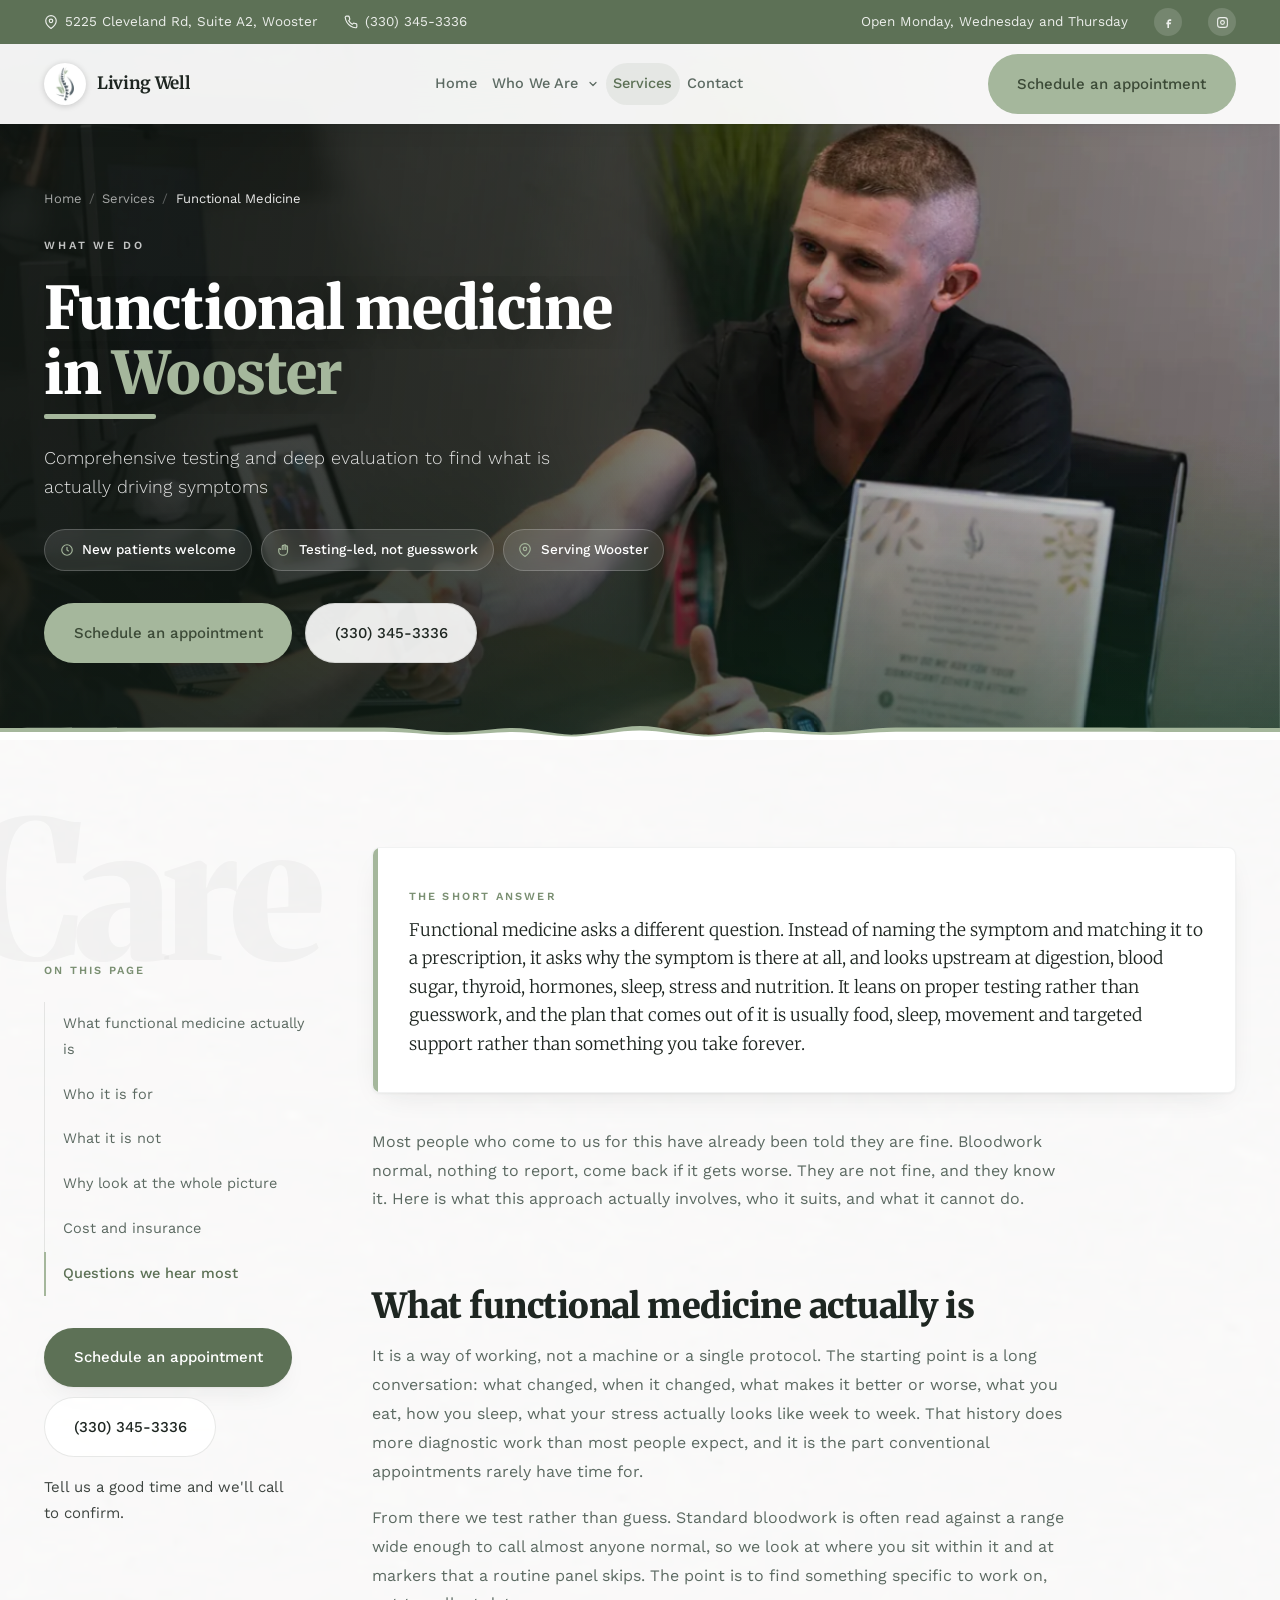
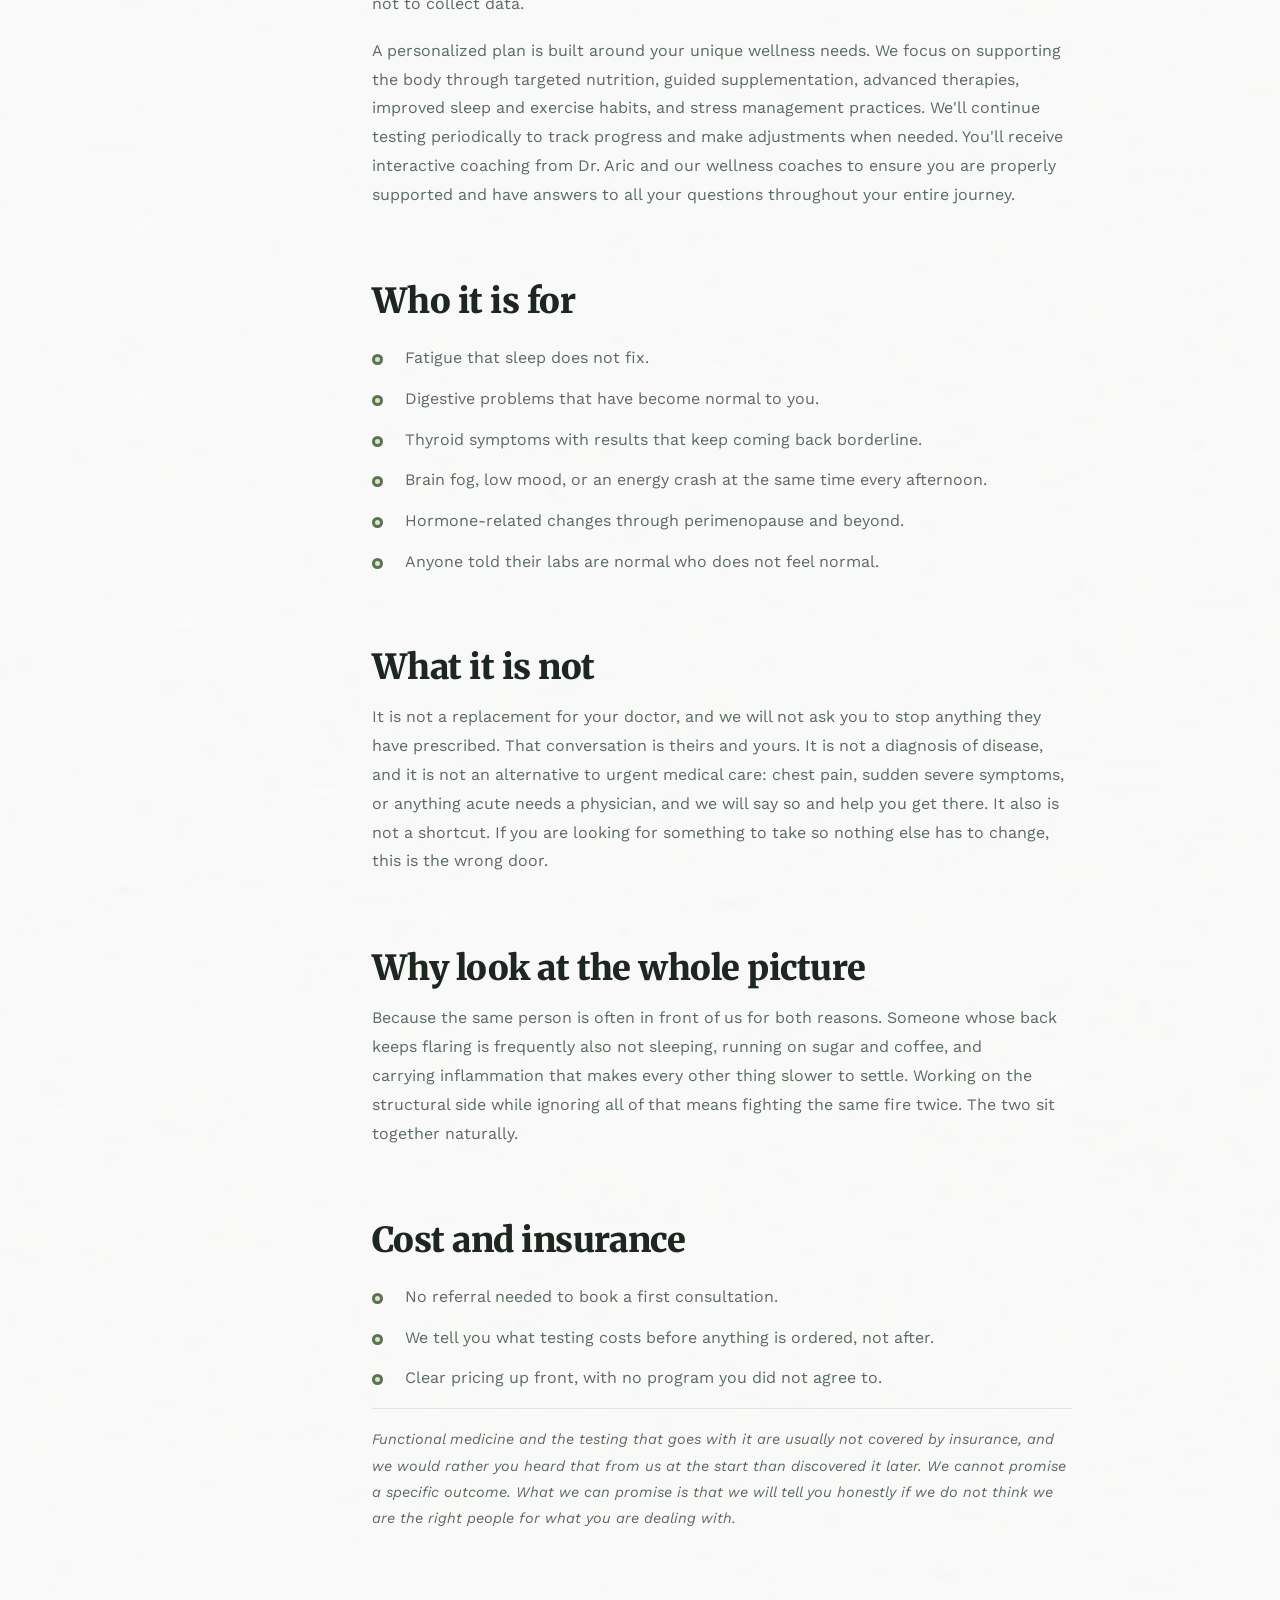
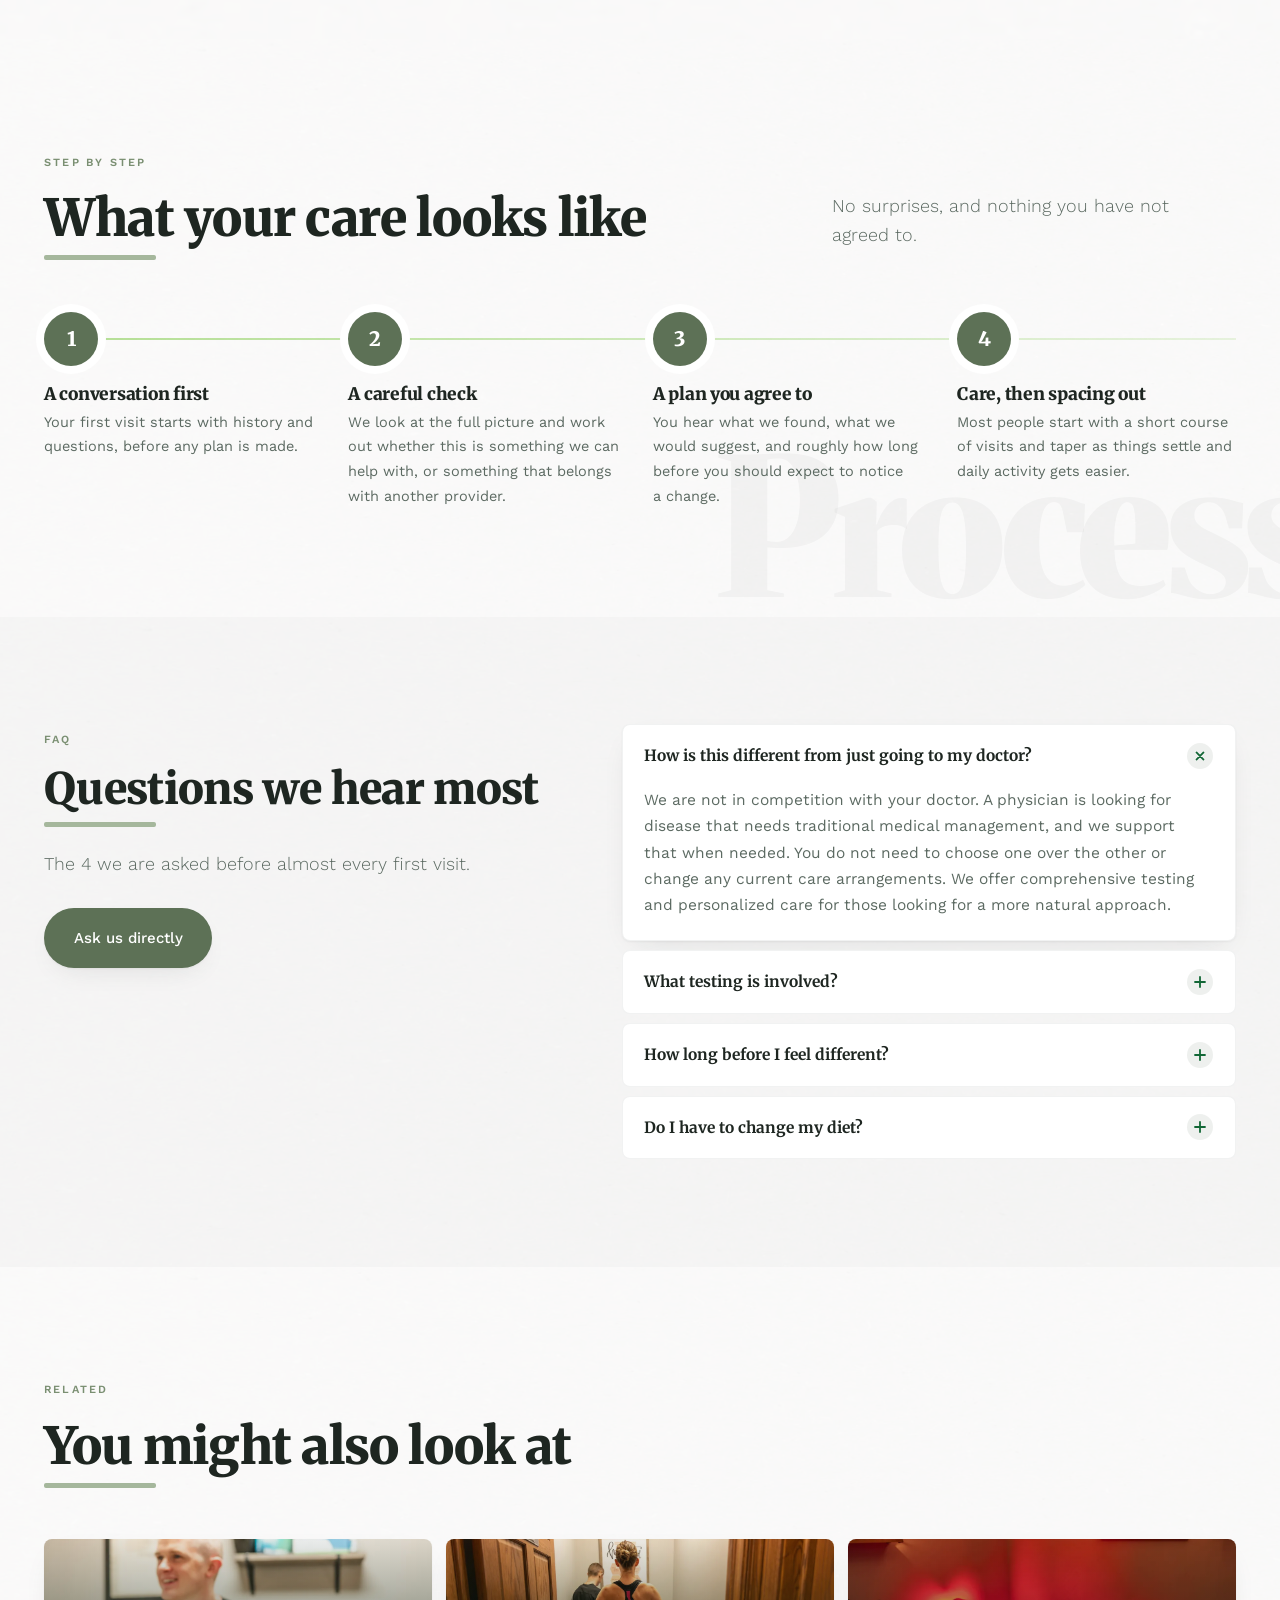
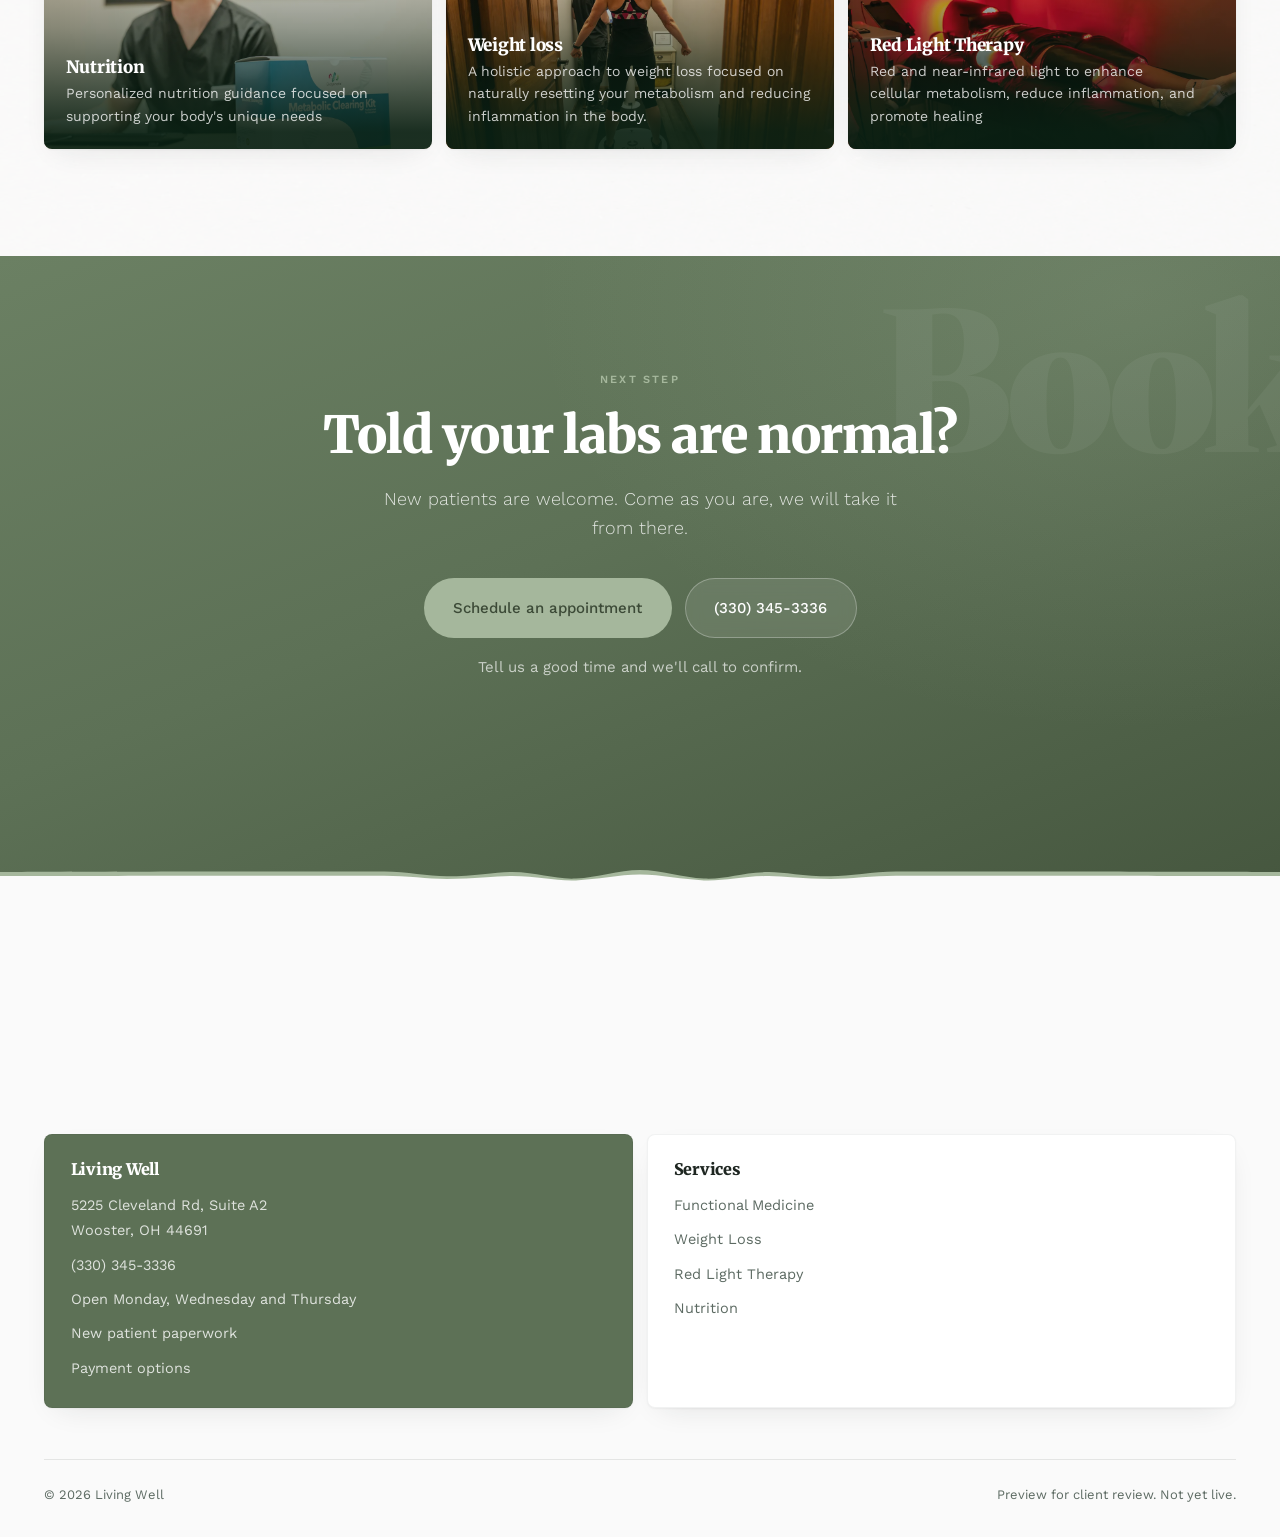
<file: capela-living-well-service-functional-medicine.html>
<!DOCTYPE html>
<html lang="en">
<head>
<meta charset="utf-8">
<meta name="viewport" content="width=device-width, initial-scale=1">
<meta name="robots" content="noindex, nofollow">
<title>Functional Medicine in Wooster, OH | Living Well</title>
<link rel="preconnect" href="https://fonts.googleapis.com">
<link rel="preconnect" href="https://fonts.gstatic.com" crossorigin>
<link href="https://fonts.googleapis.com/css2?family=Merriweather:ital,wght@0,300;0,400;0,700;0,900;1,300&family=Work+Sans:wght@300;400;500;600&display=swap" rel="stylesheet">
<script>document.documentElement.className+=' js';</script>
<link rel="stylesheet" href="sage.css">
<style>
/* Preview only. sage.css is byte-identical to the mockup's. */
.brand__logo{height:56px;width:auto;display:block}
.brand__logo--dark{display:none}
.nav.is-stuck .brand__logo--light,.nav.nav--solid .brand__logo--light{display:none}
.nav.is-stuck .brand__logo--dark,.nav.nav--solid .brand__logo--dark{display:block}

/* NAV FIT: second nav action ("Existing Patients", added 2026-08-11) costs the
   link row ~220px, which made "Who We Are" and "Patient Forms" wrap onto two
   lines below roughly 1500px. The links now never wrap, and between the mobile
   breakpoint and 1500px their padding and size tighten to make the room.
   sage.css stays byte-identical; this is preview-only, like the logo rules. */
.brand{flex:none}
.nav__links a{white-space:nowrap}
@media (min-width:1081px) and (max-width:1500px){
  .nav__links{gap:0}
  .nav__links a{padding-inline:.5em;font-size:14.5px}
}
/* Below 1250px the row cannot hold logo + six links + two buttons: the links
   already wrapped there BEFORE this button existed, and with it the logo got
   squeezed to nothing. So the existing-patient button steps aside below 1250,
   and the footer contact card carries the same link at every width, which is
   also how it is reached on mobile. The nowrap + tightening above means the
   1081-1250 band now holds one clean line, which it never did before. */
@media (max-width:1250px){ .nav__cta .btn-ghost{display:none} }
</style>
<style>/* Two-card footer (emit.py footer). */
@media (min-width:721px){.foot__cards--two{grid-template-columns:repeat(2,1fr)}}
</style>
<style>/* Icon + name brand (emit.py logo_html). */
.brand__icon{width:42px;height:42px;border-radius:50%;background:#fff;object-fit:contain;padding:3px;flex:none;box-shadow:0 1px 6px rgba(0,0,0,.18)}
@media (max-width:720px){.brand__icon{width:36px;height:36px}}
</style>
<style>/* Compact utility bar on phones (emit.py UTIL_COMPACT_CSS). */
@media (max-width:720px){.util .wrap>a[href*="maps"]{display:none}}
</style>
<style>/* Client palette over Sage green (emit.py palette_css). */
:root{--g-band:#5d7156;--g-mid:#7a8f72;--g-lite:#a5b79c;--g-lite-txt:#dde8d7;--g-deep:#3c4a37}
.sec--green{background:radial-gradient(80% 120% at 88% 6%, rgba(165,183,156,.20) 0%, rgba(165,183,156,0) 58%),linear-gradient(158deg,#6b8063 0%,#5d7156 46%,#46573f 100%)}
.ihero--green{background:radial-gradient(80% 120% at 88% 4%, rgba(165,183,156,.22) 0%, rgba(165,183,156,0) 56%),linear-gradient(158deg,#6b8063 0%,#5d7156 46%,#46573f 100%)}
.cite{background:radial-gradient(90% 130% at 92% 0%, rgba(165,183,156,.2) 0%, rgba(165,183,156,0) 60%),linear-gradient(154deg,#6b8063 0%,#5d7156 52%,#46573f 100%)}
.cred--g,.plabel--g{background:rgba(93,113,86,.09);border-color:rgba(93,113,86,.2)}
.nav.is-stuck .nav__links a:hover,.nav.is-stuck .nav__links a.on,.nav.nav--solid .nav__links a:hover,.nav.nav--solid .nav__links a.on{background:rgba(93,113,86,.09)}
.info__row .ic,summary::after{background-color:rgba(93,113,86,.1)}
.cta__row .ic,.offer__inc li::before{background-color:rgba(165,183,156,.22)}
</style>
<link rel="stylesheet" href="le-nav.css">
<script type="application/ld+json">{"@context":"https://schema.org","@type":"LocalBusiness","name":"Complete Chiropractic and Living Well - Functional Medicine and Weight Loss","url":"https://4livingwell.com/","telephone":"(330) 345-3336","address":{"@type":"PostalAddress","streetAddress":"5225 Cleveland Rd Suite A2","addressLocality":"Wooster","addressRegion":"OH","postalCode":"44691","addressCountry":"US"},"geo":{"@type":"GeoCoordinates","latitude":40.8628301,"longitude":-81.9234114}}</script>
</head>
<body>

<!-- ============================================================
     SERVICE DETAIL - the archetype behind 14 pages on the :8089
     build (/chiropractic/, /decompression/, /neuropathy/,
     /pediatric/, /prenatal/, /acupuncture/ and the rest).

     Band sequence is the BUILD's, unchanged:
       hero -> short answer + long body + evidence -> why patients
       choose this -> what your care looks like -> FAQ -> you might
       also look at -> CTA -> footer.
     Copy is the build's, verbatim. Only the flavour is new.
     ============================================================ -->

<div class="util">
  <div class="wrap">
    <a href="https://www.google.com/maps/search/?api=1&query=Living+Well%2C+5225+Cleveland+Rd%2C+Suite+A2%2C+Wooster%2C+OH+44691" target="_blank" rel="noopener"><svg width="14" height="14" viewBox="0 0 24 24" fill="none" stroke="currentColor" stroke-width="2"><path d="M21 10c0 7-9 13-9 13s-9-6-9-13a9 9 0 0118 0z"/><circle cx="12" cy="10" r="3"/></svg> 5225 Cleveland Rd, Suite A2, Wooster</a>
    <a href="tel:3303453336"><svg width="14" height="14" viewBox="0 0 24 24" fill="none" stroke="currentColor" stroke-width="2"><path d="M22 16.9v3a2 2 0 01-2.2 2 19.8 19.8 0 01-8.6-3.1 19.5 19.5 0 01-6-6A19.8 19.8 0 012.1 4.2 2 2 0 014.1 2h3a2 2 0 012 1.7c.1.9.4 1.8.7 2.7a2 2 0 01-.5 2.1L8.1 9.9a16 16 0 006 6l1.4-1.2a2 2 0 012.1-.5c.9.3 1.8.6 2.7.7a2 2 0 011.7 2z"/></svg> (330) 345-3336</a>
    <span class="spacer"></span>
    <span class="hide-s">Open Monday, Wednesday and Thursday</span>
    <a href="https://www.facebook.com/livingwellwooster/" target="_blank" rel="noopener" class="soc" aria-label="Facebook"><svg width="13" height="13" viewBox="0 0 24 24" fill="currentColor"><path d="M14 9h3V6h-3c-2.2 0-4 1.8-4 4v2H8v3h2v7h3v-7h3l1-3h-4v-2c0-.6.4-1 1-1z"/></svg></a>
    <a href="https://www.instagram.com/livingwell_wooster/" target="_blank" rel="noopener" class="soc" aria-label="Instagram"><svg width="13" height="13" viewBox="0 0 24 24" fill="none" stroke="currentColor" stroke-width="2"><rect x="3" y="3" width="18" height="18" rx="5"/><circle cx="12" cy="12" r="3.5"/></svg></a>
  </div>
</div>

<nav class="nav nav--solid" id="nav">
  <div class="wrap">
    <div class="nav__inner">
      <a href="index.html" class="brand" aria-label="Living Well"><img class="brand__icon" src="assets/brand-spine-icon.webp" alt="" aria-hidden="true"> <span class="le-brandtxt">Living Well</span></a>
      <div class="nav__links">
        <a href="index.html">Home</a><div class="nav__dd"><a href="capela-living-well-about.html" class="nav__dd-top">Who We Are</a><button type="button" class="nav__dd-btn" aria-expanded="false" aria-controls="dd-who" aria-label="Show the Who We Are menu"><svg width="12" height="12" viewBox="0 0 24 24" fill="none" stroke="currentColor" stroke-width="2.4" stroke-linecap="round" stroke-linejoin="round" aria-hidden="true"><path d="M6 9l6 6 6-6"/></svg></button><div class="nav__dd-menu" id="dd-who"><a href="capela-living-well-about.html">Meet the Team</a><a href="capela-living-well-payment-options.html">Payment Options</a></div></div><a href="capela-living-well-services.html" class="on" aria-current="page">Services</a><a href="capela-living-well-contact.html">Contact</a>
      </div>
      <div class="nav__cta">
        <a href="capela-living-well-special.html" class="btn btn-lite">Schedule an appointment</a>
        <button class="nav__burger" aria-label="Menu"><svg width="18" height="18" viewBox="0 0 24 24" stroke="currentColor" stroke-width="2" stroke-linecap="round"><path d="M3 7h18M3 12h18M3 17h18"/></svg></button>
      </div>
    </div>
  </div>
</nav>

<header class="ihero">
  <div class="ihero__media"><img src="assets/svc-functional-consult.webp" alt="Dr. Aric Freischlag meeting a patient at Living Well"></div>
  <div class="ihero__scrim"></div>
  <div class="wrap">
    <div class="ihero__in">
      <nav class="crumb reveal" style="--d:0"><a href="index.html">Home</a><i>/</i><a href="capela-living-well-services.html">Services</a><i>/</i><b>Functional Medicine</b></nav>
      <span class="eyebrow reveal" style="--d:1">What we do</span>
      <h1><span class="mask"><span style="--d:2">Functional medicine</span></span><span class="mask"><span style="--d:3">in <em style="font-style:normal;color:var(--g-lite)">Wooster</em></span></span></h1>
      <span class="rule"></span>
      <p class="ihero__sub reveal" style="--d:5">Comprehensive testing and deep evaluation to find what is actually driving symptoms</p>
      <div class="chips reveal" style="--d:6">
        <span class="chip"><svg width="14" height="14" viewBox="0 0 24 24" fill="none" stroke="currentColor" stroke-width="2"><circle cx="12" cy="12" r="9"/><path d="M12 7v5l3 2"/></svg> New patients welcome</span>
        <span class="chip"><svg width="14" height="14" viewBox="0 0 24 24" fill="none" stroke="currentColor" stroke-width="2" stroke-linecap="round"><path d="M9 11V5.5a1.5 1.5 0 013 0V11m0 0V4.5a1.5 1.5 0 013 0V11m0 0V6.5a1.5 1.5 0 013 0V14a7 7 0 01-7 7h-1a7 7 0 01-7-7v-3a1.5 1.5 0 013 0"/></svg>  Testing-led, not guesswork</span>
        <span class="chip"><svg width="14" height="14" viewBox="0 0 24 24" fill="none" stroke="currentColor" stroke-width="2"><path d="M21 10c0 7-9 13-9 13s-9-6-9-13a9 9 0 0118 0z"/><circle cx="12" cy="10" r="3"/></svg> Serving Wooster</span>
      </div>
      <div class="ihero__acts reveal" style="--d:7">
        <a href="capela-living-well-special.html" class="btn btn-lite">Schedule an appointment</a>
        <a href="tel:3303453336" class="btn btn-ghost">(330) 345-3336</a>
      </div>
    </div>
  </div>
  <div class="wave" style="--wave-end:#fff">
    <svg viewBox="0 0 1440 320" preserveAspectRatio="none"><path d="M1440 276.8s-255.057-1.964-432-1.54c-26.047.061-51.843 15.76-73.44 15.94-30.357.252-54.058-14.95-70.56-14.4-30.211 1.008-48 25.2-72 21.6-24-3.6-48-28.8-72-28.8s-48 25.2-72 28.8c-24 3.6-41.789-20.592-72-21.6-16.769-.559-42.412 14.64-73.44 14.388-21.623-.175-44.532-15.871-70.56-15.932C254.828 274.847 0 276.8 0 276.8V320h1440v-43.2Z"/></svg>
    <svg viewBox="0 0 1440 320" preserveAspectRatio="none"><path d="M1440 276.8s-255.057-1.964-432-1.54c-26.047.061-51.843 15.76-73.44 15.94-30.357.252-54.058-14.95-70.56-14.4-30.211 1.008-48 25.2-72 21.6-24-3.6-48-28.8-72-28.8s-48 25.2-72 28.8c-24 3.6-41.789-20.592-72-21.6-16.769-.559-42.412 14.64-73.44 14.388-21.623-.175-44.532-15.871-70.56-15.932C254.828 274.847 0 276.8 0 276.8V320h1440v-43.2Z"/></svg>
  </div>
</header>

<!-- ============ SHORT ANSWER + LONG BODY + EVIDENCE ============
     One 8,000px column on the build, with four H2s inside it and
     no way for the reader to see the page's own shape. Same copy,
     given the services band's pinned-side grammar. -->
<section class="sec grain" id="answer">
  <div class="ghost ghost--l" style="left:-3%;top:3%">Care</div>
  <div class="wrap">
    <div class="body__grid">

      <aside class="body__rail reveal">
        <span class="eyebrow">On this page</span>
        <nav><ul class="toc">
          <li><a href="#what-functional-medicine-actually-is">What functional medicine actually is</a></li>
          <li><a href="#who-it-is-for">Who it is for</a></li>
          <li><a href="#what-it-is-not">What it is not</a></li>
          <li><a href="#why-a-chiropractic-office">Why look at the whole picture</a></li>
          <li><a href="#cost-and-insurance">Cost and insurance</a></li>
          <li><a href="#faq">Questions we hear most</a></li>
        </ul></nav>
        <div class="rail__cta">
          <a href="capela-living-well-special.html" class="btn btn-primary">Schedule an appointment</a>
          <a href="tel:3303453336" class="btn btn-ghost">(330) 345-3336</a>
        </div>
        <p style="margin-top:1.1em;font-size:15px;opacity:.85">Tell us a good time and we'll call to confirm.</p>
      </aside>

      <div>
        <div class="answer reveal">
          <span class="eyebrow">The short answer</span>
          <p>Functional medicine asks a different question. Instead of naming the symptom and matching it to a prescription, it asks why the symptom is there at all, and looks upstream at digestion, blood sugar, thyroid, hormones, sleep, stress and nutrition. It leans on proper testing rather than guesswork, and the plan that comes out of it is usually food, sleep, movement and targeted support rather than something you take forever.</p>
        </div>

        <div class="prose reveal" style="--d:1">
          <p style="margin-top:2.2em">Most people who come to us for this have already been told they are fine. Bloodwork normal, nothing to report, come back if it gets worse. They are not fine, and they know it. Here is what this approach actually involves, who it suits, and what it cannot do.</p>
          
          <h2 id="what-functional-medicine-actually-is">What functional medicine actually is</h2>
          <p>It is a way of working, not a machine or a single protocol. The starting point is a long conversation: what changed, when it changed, what makes it better or worse, what you eat, how you sleep, what your stress actually looks like week to week. That history does more diagnostic work than most people expect, and it is the part conventional appointments rarely have time for.</p>
          <p>From there we test rather than guess. Standard bloodwork is often read against a range wide enough to call almost anyone normal, so we look at where you sit within it and at markers that a routine panel skips. The point is to find something specific to work on, not to collect data.</p>
          <p>A personalized plan is built around your unique wellness needs. We focus on supporting the body through targeted nutrition, guided supplementation, advanced therapies, improved sleep and exercise habits, and stress management practices. We'll continue testing periodically to track progress and make adjustments when needed. You'll receive interactive coaching from Dr. Aric and our wellness coaches to ensure you are properly supported and have answers to all your questions throughout your entire journey.</p>
          
          <h2 id="who-it-is-for">Who it is for</h2>
          <ul>
            <li>Fatigue that sleep does not fix.</li>
            <li>Digestive problems that have become normal to you.</li>
            <li>Thyroid symptoms with results that keep coming back borderline.</li>
            <li>Brain fog, low mood, or an energy crash at the same time every afternoon.</li>
            <li>Hormone-related changes through perimenopause and beyond.</li>
            <li>Anyone told their labs are normal who does not feel normal.</li>
          </ul>
          
          <h2 id="what-it-is-not">What it is not</h2>
          <p>It is not a replacement for your doctor, and we will not ask you to stop anything they have prescribed. That conversation is theirs and yours. It is not a diagnosis of disease, and it is not an alternative to urgent medical care: chest pain, sudden severe symptoms, or anything acute needs a physician, and we will say so and help you get there. It also is not a shortcut. If you are looking for something to take so nothing else has to change, this is the wrong door.</p>
          
          <h2 id="why-a-chiropractic-office">Why look at the whole picture</h2>
          <p>Because the same person is often in front of us for both reasons. Someone whose back keeps flaring is frequently also not sleeping, running on sugar and coffee, and carrying inflammation that makes every other thing slower to settle. Working on the structural side while ignoring all of that means fighting the same fire twice. The two sit together naturally.</p>
          
          <h2 id="cost-and-insurance">Cost and insurance</h2>
          <ul>
            <li>No referral needed to book a first consultation.</li>
            <li>We tell you what testing costs before anything is ordered, not after.</li>
            <li>Clear pricing up front, with no program you did not agree to.</li>
          </ul>
          <p class="prose__note">Functional medicine and the testing that goes with it are usually not covered by insurance, and we would rather you heard that from us at the start than discovered it later. We cannot promise a specific outcome. What we can promise is that we will tell you honestly if we do not think we are the right people for what you are dealing with.</p>
        </div>
      </div>

    </div>
  </div>
</section>

<!-- ============ WHAT YOUR CARE LOOKS LIKE ============ -->
<section class="sec grain">
  <div class="ghost ghost--r" style="right:-3%;bottom:2%">Process</div>
  <div class="wrap">
    <div class="head reveal">
      <div>
        <span class="eyebrow">Step by step</span>
        <h2>What your care looks like</h2>
        <span class="rule"></span>
      </div>
      <p class="head__note lead">No surprises, and nothing you have not agreed to.</p>
    </div>
    <div class="steps">
      <div class="step reveal" style="--d:0"><span class="step__n">1</span><h3>A conversation first</h3><p>Your first visit starts with history and questions, before any plan is made.</p></div>
      <div class="step reveal" style="--d:1"><span class="step__n">2</span><h3>A careful check</h3><p>We look at the full picture and work out whether this is something we can help with, or something that belongs with another provider.</p></div>
      <div class="step reveal" style="--d:2"><span class="step__n">3</span><h3>A plan you agree to</h3><p>You hear what we found, what we would suggest, and roughly how long before you should expect to notice a change.</p></div>
      <div class="step reveal" style="--d:3"><span class="step__n">4</span><h3>Care, then spacing out</h3><p>Most people start with a short course of visits and taper as things settle and daily activity gets easier.</p></div>
    </div>
  </div>
</section>

<!-- ============ FAQ ============ -->
<section class="sec sec--paper grain" id="faq">
  <div class="wrap">
    <div class="faq">
      <div class="reveal">
        <span class="eyebrow">FAQ</span>
        <h2 style="margin-top:.3em">Questions we hear most</h2>
        <span class="rule"></span>
        <p class="lead" style="margin-top:1.3em">The 4 we are asked before almost every first visit.</p>
        <a href="tel:3303453336" class="btn btn-primary" style="margin-top:1.9em">Ask us directly</a>
      </div>
      <div class="faq__list reveal" style="--d:1">
        <details open><summary>How is this different from just going to my doctor?</summary><div class="faq__a">We are not in competition with your doctor. A physician is looking for disease that needs traditional medical management, and we support that when needed. You do not need to choose one over the other or change any current care arrangements. We offer comprehensive testing and personalized care for those looking for a more natural approach.</div></details>
        <details><summary>What testing is involved?</summary><div class="faq__a">It depends entirely on the history, which is why we do not publish a standard panel. It commonly starts with a fuller blood picture than a routine screen, and may include markers for thyroid, blood sugar, inflammation or digestion where your history points that way. Nothing gets ordered without explaining why we want it and what it costs.</div></details>
        <details><summary>How long before I feel different?</summary><div class="faq__a">Honestly, it varies, and anyone who gives you a number for this is guessing. Some people notice a difference in energy or digestion within a few weeks of changing the obvious things. Where something has been building for years, it takes longer. We set a review point at the start so there is a defined moment to look at whether this is working, rather than an open-ended commitment.</div></details>
        <details><summary>Do I have to change my diet?</summary><div class="faq__a">Usually, diet changes are recommended in our wellness plans. For some, these may be temporary, but for others, they may be for a longer period of time. We are sure to provide nutritional support, resources, and recipes, as well as interactive coaching to support your new diet changes and eating habits.</div></details>
      </div>
    </div>
  </div>
</section>

<!-- ============ YOU MIGHT ALSO LOOK AT ============ -->
<section class="sec grain">
  <div class="wrap">
    <div class="head reveal">
      <div>
        <span class="eyebrow">Related</span>
        <h2>You might also look at</h2>
        <span class="rule"></span>
      </div>
    </div>
    <div class="rel">
      <a class="rcard reveal" style="--d:0" href="capela-living-well-service-nutrition.html"><img src="assets/svc-metabolic-kit.webp" alt="Nutrition"><span class="rcard__in"><h3>Nutrition</h3><p>Personalized nutrition guidance focused on supporting your body's unique needs</p></span></a>
      <a class="rcard reveal" style="--d:1" href="capela-living-well-service-weight-loss.html"><img src="assets/svc-styku.webp" alt="Weight loss"><span class="rcard__in"><h3>Weight loss</h3><p>A holistic approach to weight loss focused on naturally resetting your metabolism and reducing inflammation in the body.</p></span></a>
      <a class="rcard reveal" style="--d:2" href="capela-living-well-service-red-light-therapy.html"><img src="assets/svc-red-light.webp" alt="Red Light Therapy"><span class="rcard__in"><h3>Red Light Therapy</h3><p>Red and near-infrared light to enhance cellular metabolism, reduce inflammation, and promote healing</p></span></a>
    </div>
  </div>
</section>

<!-- ============ CTA ============ -->
<section class="sec sec--green on-dark sec--wavebottom">
  <div class="ghost ghost--r" style="right:-2%;top:8%">Book</div>
  <div class="wrap">
    <div class="endcta reveal">
      <span class="eyebrow">Next step</span>
      <h2 style="margin-top:.3em">Told your labs are normal?</h2>
      <p class="lead">New patients are welcome. Come as you are, we will take it from there.</p>
      <div class="endcta__acts">
        <a href="capela-living-well-special.html" class="btn btn-lite">Schedule an appointment</a>
        <a href="tel:3303453336" class="btn btn-ghost">(330) 345-3336</a>
      </div>
      <p style="margin-top:1.1em;font-size:15px;opacity:.85">Tell us a good time and we'll call to confirm.</p>
    </div>
  </div>
  <div class="wave" style="--wave-end:var(--paper-2)">
    <svg viewBox="0 0 1440 320" preserveAspectRatio="none"><path d="M1440 276.8s-255.057-1.964-432-1.54c-26.047.061-51.843 15.76-73.44 15.94-30.357.252-54.058-14.95-70.56-14.4-30.211 1.008-48 25.2-72 21.6-24-3.6-48-28.8-72-28.8s-48 25.2-72 28.8c-24 3.6-41.789-20.592-72-21.6-16.769-.559-42.412 14.64-73.44 14.388-21.623-.175-44.532-15.871-70.56-15.932C254.828 274.847 0 276.8 0 276.8V320h1440v-43.2Z"/></svg>
    <svg viewBox="0 0 1440 320" preserveAspectRatio="none"><path d="M1440 276.8s-255.057-1.964-432-1.54c-26.047.061-51.843 15.76-73.44 15.94-30.357.252-54.058-14.95-70.56-14.4-30.211 1.008-48 25.2-72 21.6-24-3.6-48-28.8-72-28.8s-48 25.2-72 28.8c-24 3.6-41.789-20.592-72-21.6-16.769-.559-42.412 14.64-73.44 14.388-21.623-.175-44.532-15.871-70.56-15.932C254.828 274.847 0 276.8 0 276.8V320h1440v-43.2Z"/></svg>
  </div>
</section>

<footer class="foot" id="foot">
  <div class="wrap">
    <div class="foot__megawrap"><h2 class="foot__mega" id="mega">Contact <em>Us</em></h2></div>
    <div class="foot__cards foot__cards--two">
      <div class="card fc fc--g reveal" style="--d:0"><h3>Living Well</h3><ul><li>5225 Cleveland Rd, Suite A2<br>Wooster, OH 44691</li><li><a href="tel:3303453336">(330) 345-3336</a></li><li>Open Monday, Wednesday and Thursday</li><li><a href="capela-living-well-new-patient-paperwork.html">New patient paperwork</a></li><li><a href="capela-living-well-payment-options.html">Payment options</a></li></ul></div>
      <div class="card fc reveal" style="--d:1"><h3>Services</h3><ul><li><a href="capela-living-well-service-functional-medicine.html">Functional Medicine</a></li><li><a href="capela-living-well-service-weight-loss.html">Weight Loss</a></li><li><a href="capela-living-well-service-red-light-therapy.html">Red Light Therapy</a></li><li><a href="capela-living-well-service-nutrition.html">Nutrition</a></li><li></li></ul></div>

    </div>
    <div class="foot__base"><span>&copy; 2026 Living Well</span><span class="spacer"></span><span>Preview for client review. Not yet live.</span></div>
  </div>
</footer>

<div class="mobar">
  <a href="tel:3303453336" class="btn btn-ghost">Call</a>
  <a href="capela-living-well-special.html" class="btn btn-primary">Schedule an appointment</a>
</div>

<script src="sage.js"></script>
</body>
</html>
</file>
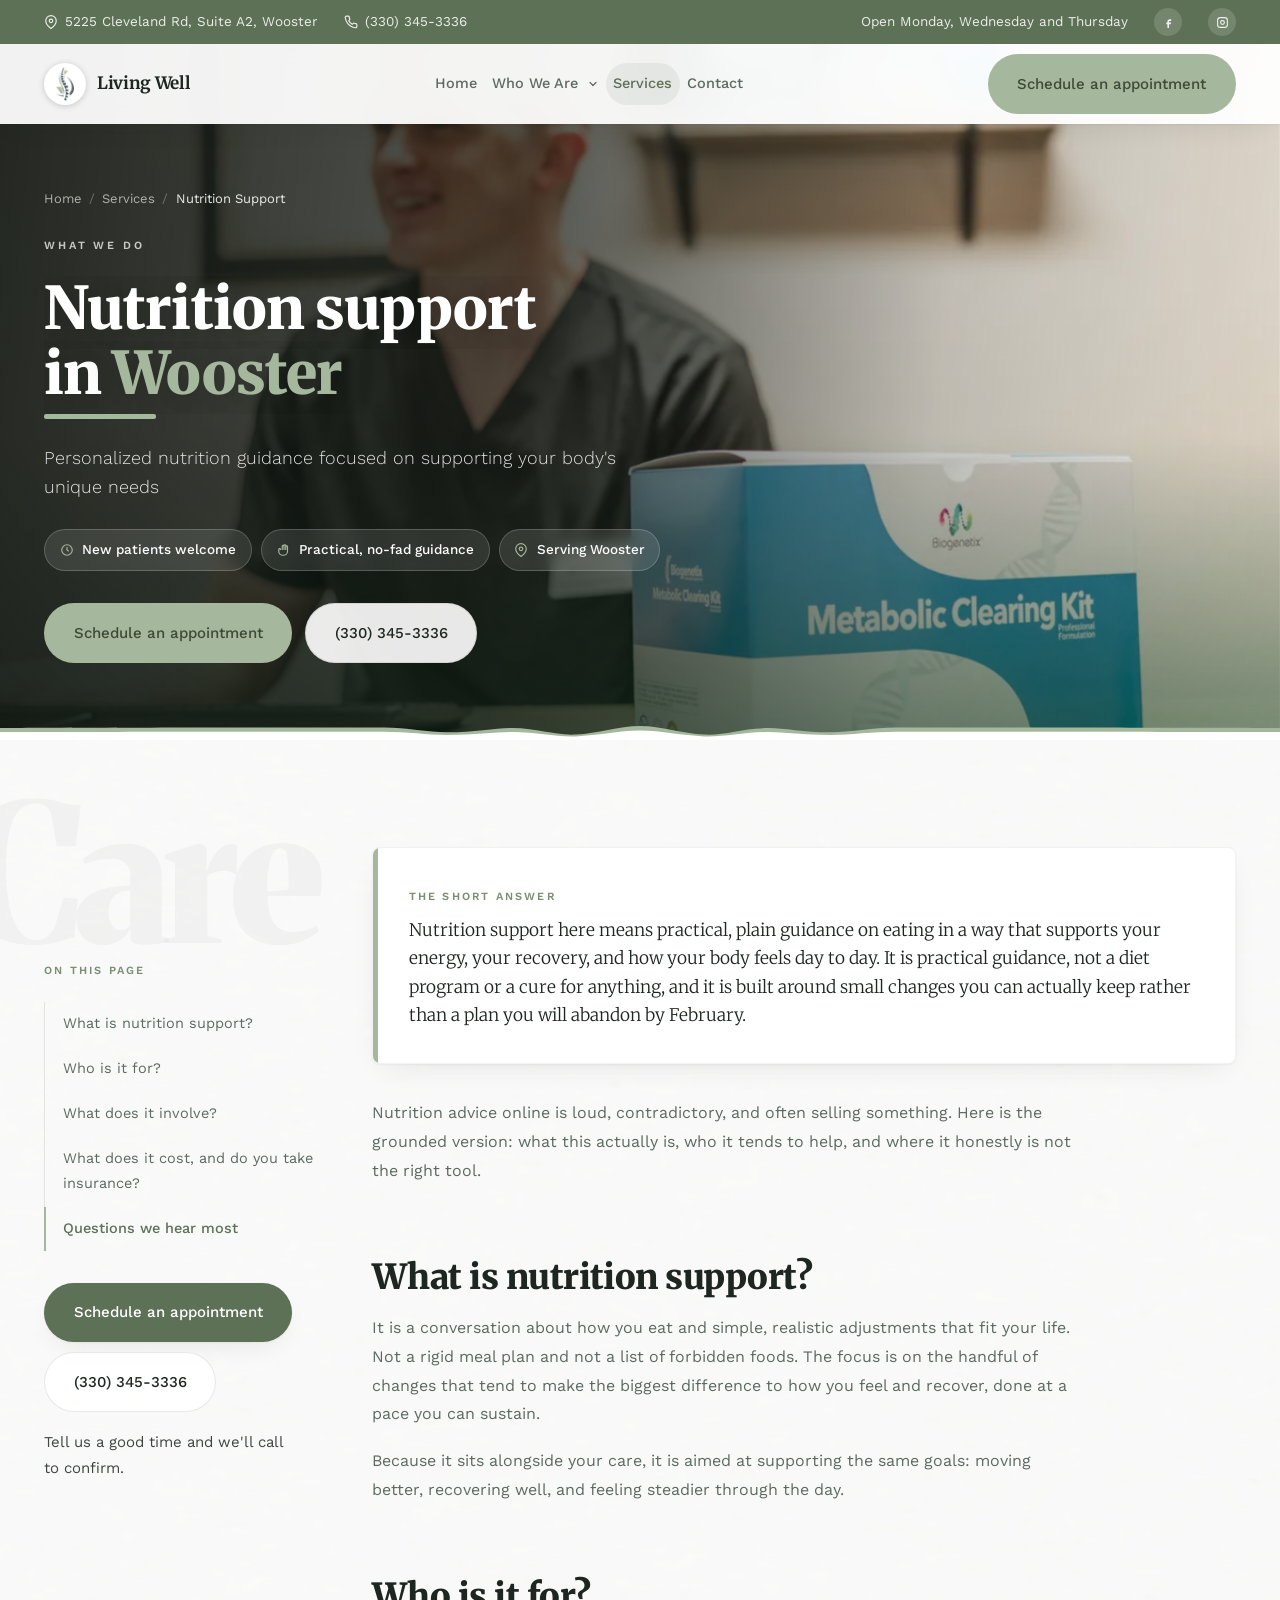
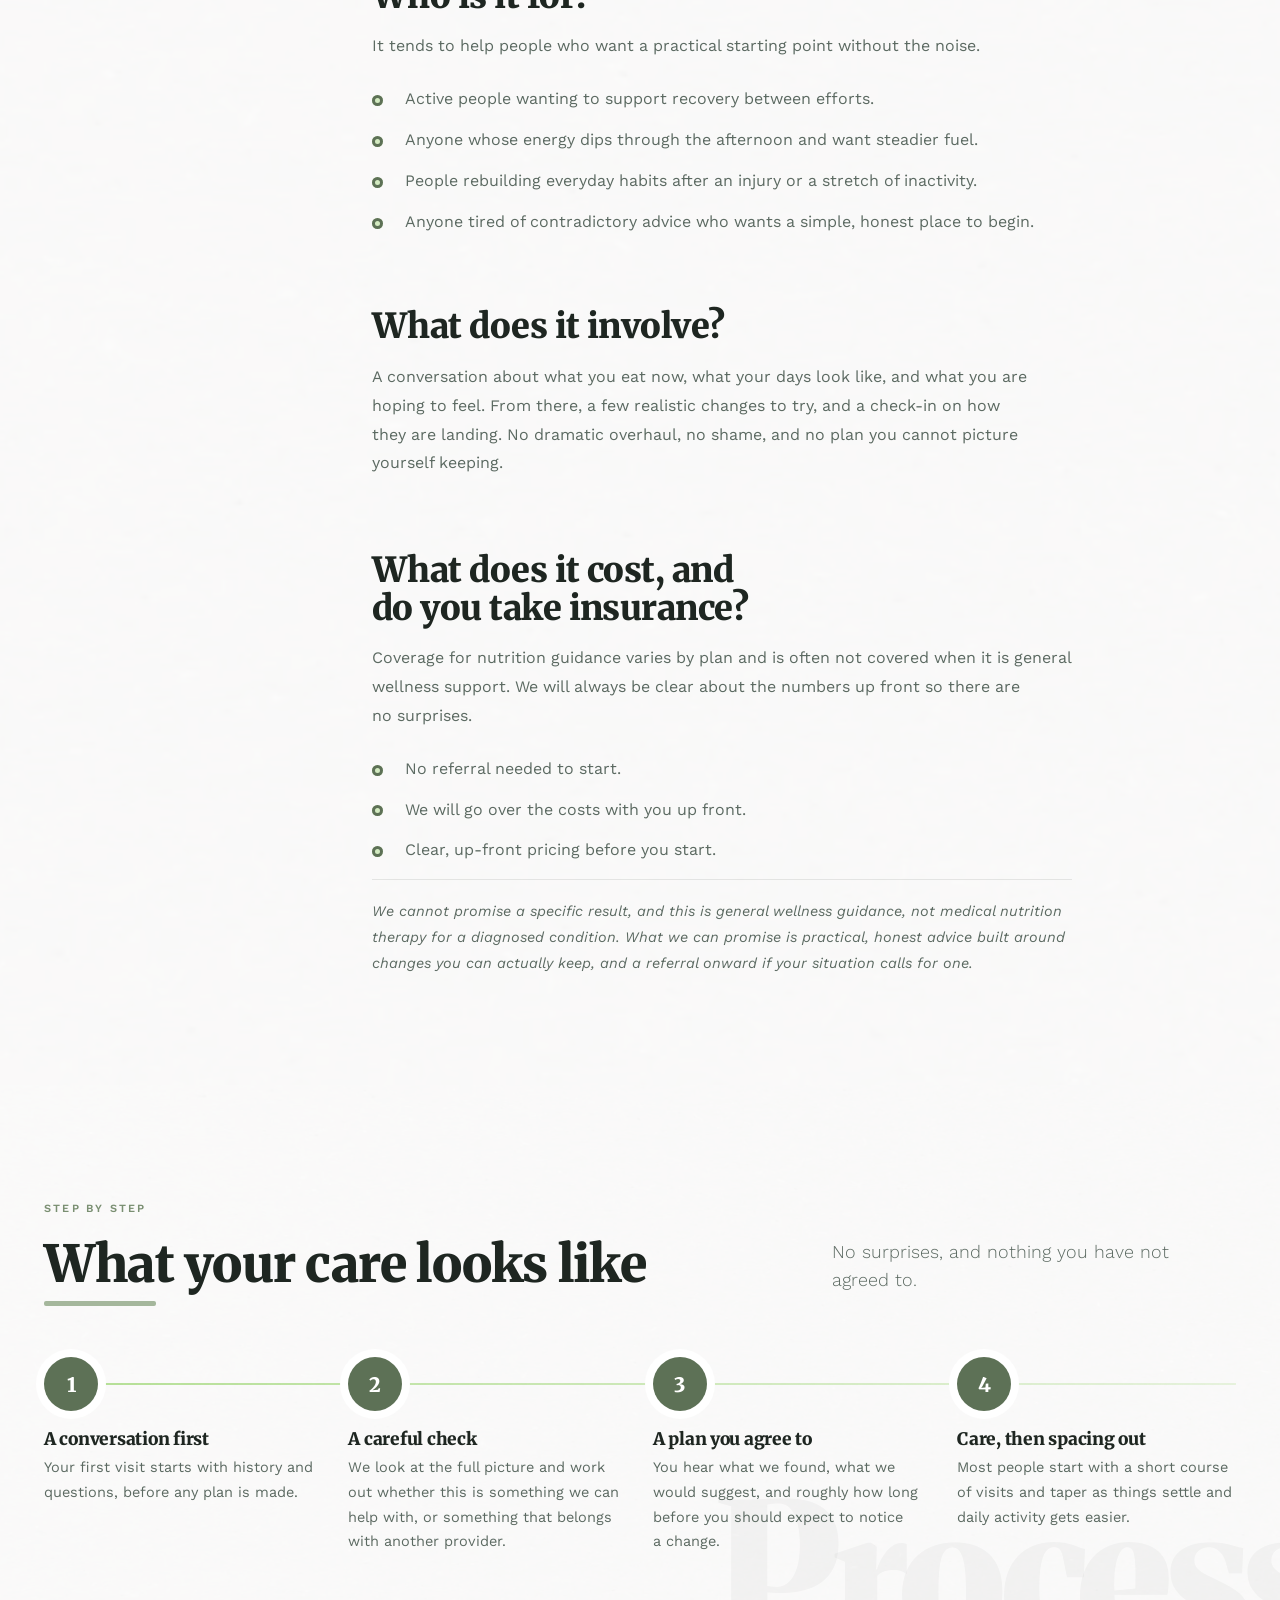
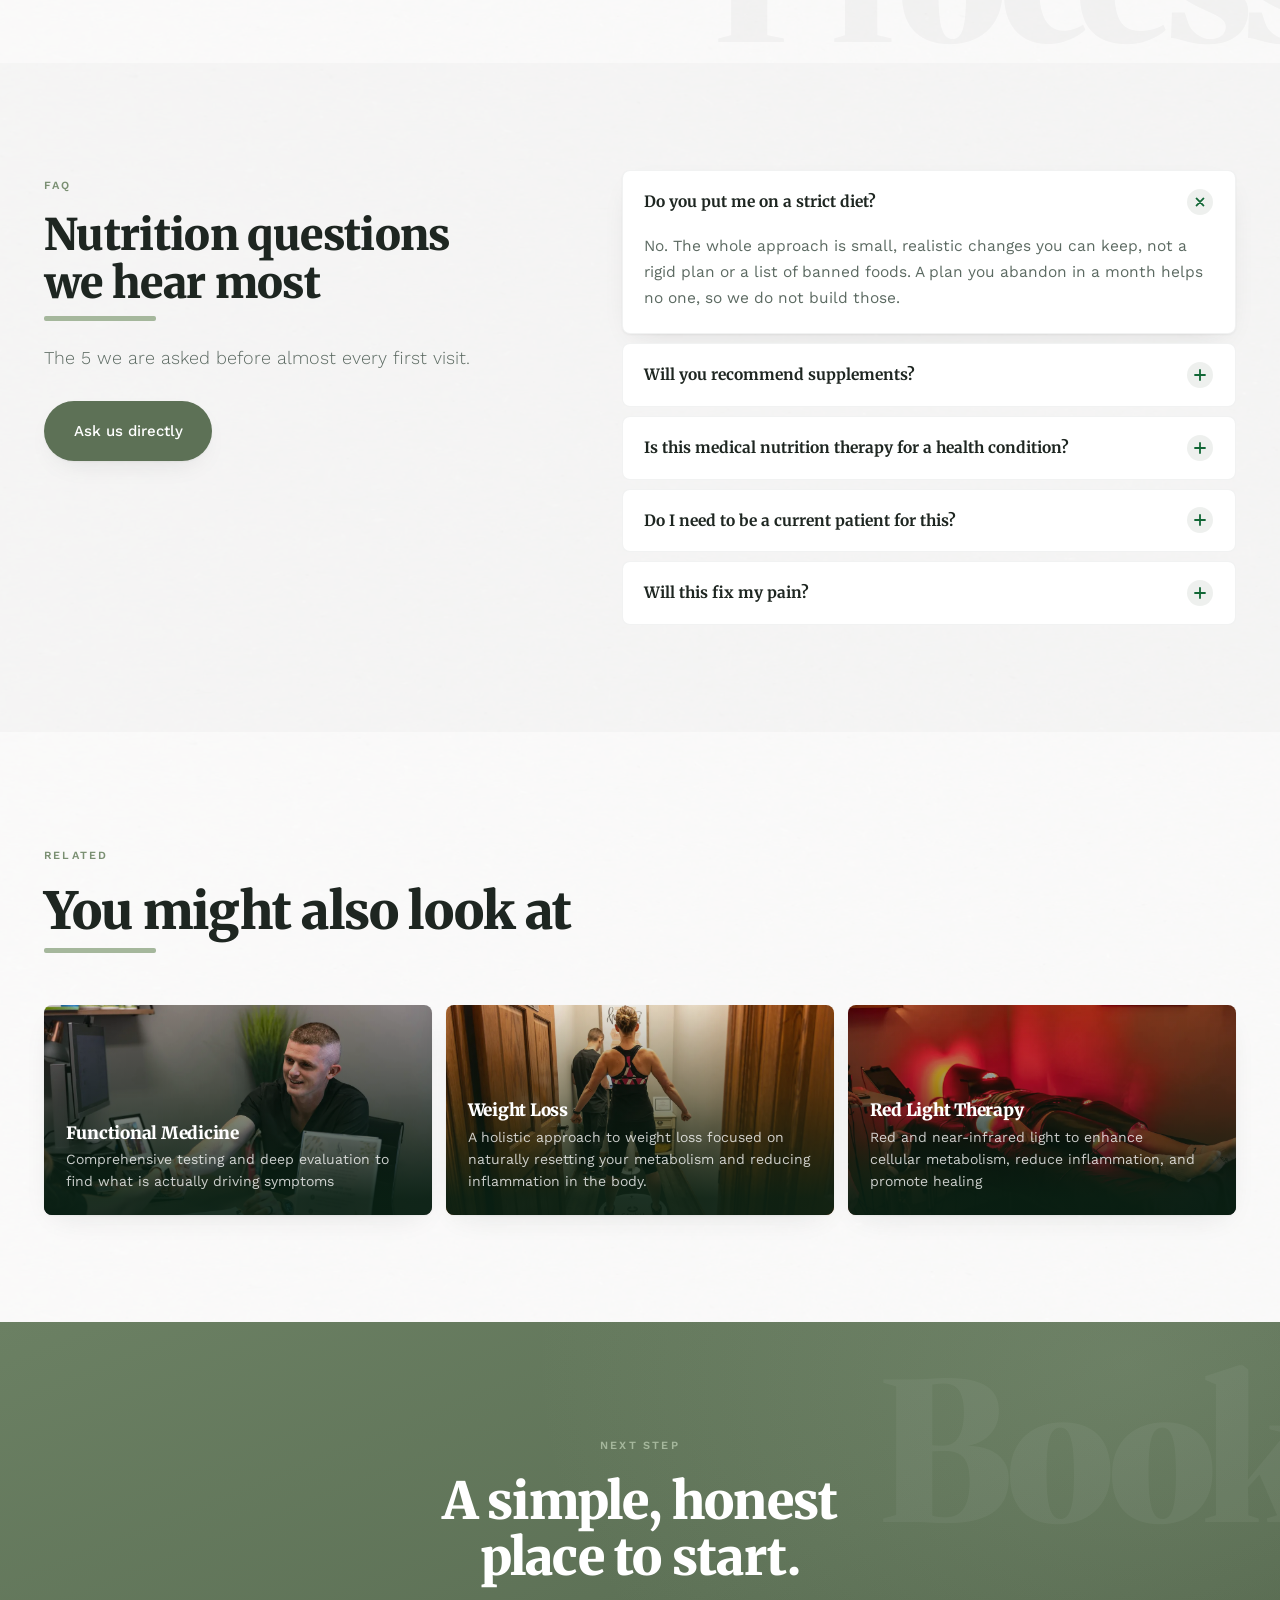
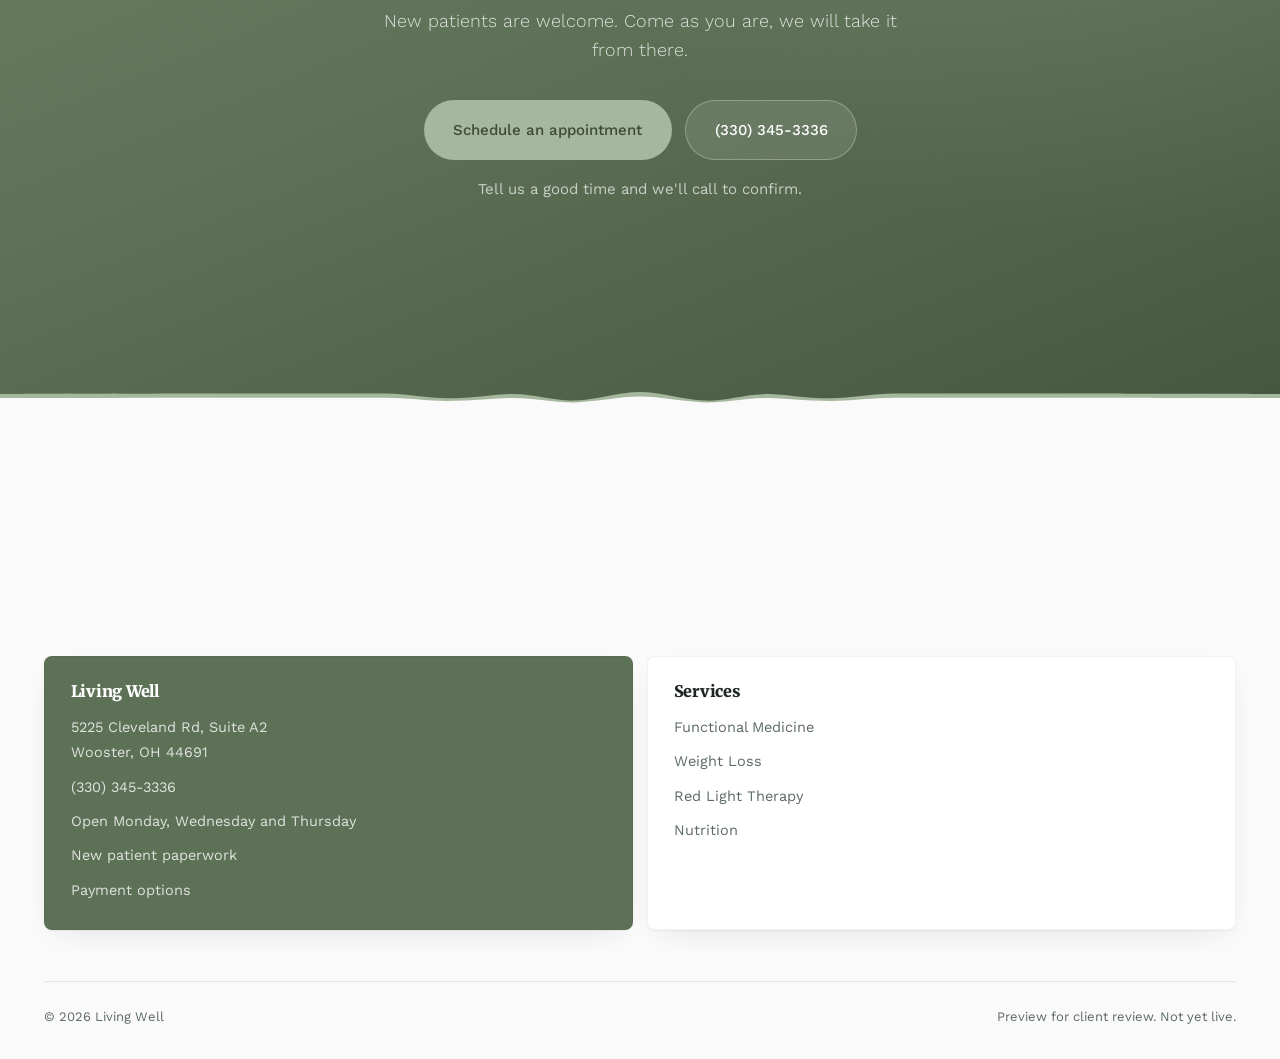
<file: capela-living-well-service-nutrition.html>
<!DOCTYPE html>
<html lang="en">
<head>
<meta charset="utf-8">
<meta name="viewport" content="width=device-width, initial-scale=1">
<meta name="robots" content="noindex, nofollow">
<title>Nutrition Guidance in Wooster, OH | Living Well</title>
<link rel="preconnect" href="https://fonts.googleapis.com">
<link rel="preconnect" href="https://fonts.gstatic.com" crossorigin>
<link href="https://fonts.googleapis.com/css2?family=Merriweather:ital,wght@0,300;0,400;0,700;0,900;1,300&family=Work+Sans:wght@300;400;500;600&display=swap" rel="stylesheet">
<script>document.documentElement.className+=' js';</script>
<link rel="stylesheet" href="sage.css">
<style>
/* Preview only. sage.css is byte-identical to the mockup's. */
.brand__logo{height:56px;width:auto;display:block}
.brand__logo--dark{display:none}
.nav.is-stuck .brand__logo--light,.nav.nav--solid .brand__logo--light{display:none}
.nav.is-stuck .brand__logo--dark,.nav.nav--solid .brand__logo--dark{display:block}

/* NAV FIT: second nav action ("Existing Patients", added 2026-08-11) costs the
   link row ~220px, which made "Who We Are" and "Patient Forms" wrap onto two
   lines below roughly 1500px. The links now never wrap, and between the mobile
   breakpoint and 1500px their padding and size tighten to make the room.
   sage.css stays byte-identical; this is preview-only, like the logo rules. */
.brand{flex:none}
.nav__links a{white-space:nowrap}
@media (min-width:1081px) and (max-width:1500px){
  .nav__links{gap:0}
  .nav__links a{padding-inline:.5em;font-size:14.5px}
}
/* Below 1250px the row cannot hold logo + six links + two buttons: the links
   already wrapped there BEFORE this button existed, and with it the logo got
   squeezed to nothing. So the existing-patient button steps aside below 1250,
   and the footer contact card carries the same link at every width, which is
   also how it is reached on mobile. The nowrap + tightening above means the
   1081-1250 band now holds one clean line, which it never did before. */
@media (max-width:1250px){ .nav__cta .btn-ghost{display:none} }
</style>
<style>/* Two-card footer (emit.py footer). */
@media (min-width:721px){.foot__cards--two{grid-template-columns:repeat(2,1fr)}}
</style>
<style>/* Icon + name brand (emit.py logo_html). */
.brand__icon{width:42px;height:42px;border-radius:50%;background:#fff;object-fit:contain;padding:3px;flex:none;box-shadow:0 1px 6px rgba(0,0,0,.18)}
@media (max-width:720px){.brand__icon{width:36px;height:36px}}
</style>
<style>/* Compact utility bar on phones (emit.py UTIL_COMPACT_CSS). */
@media (max-width:720px){.util .wrap>a[href*="maps"]{display:none}}
</style>
<style>/* Client palette over Sage green (emit.py palette_css). */
:root{--g-band:#5d7156;--g-mid:#7a8f72;--g-lite:#a5b79c;--g-lite-txt:#dde8d7;--g-deep:#3c4a37}
.sec--green{background:radial-gradient(80% 120% at 88% 6%, rgba(165,183,156,.20) 0%, rgba(165,183,156,0) 58%),linear-gradient(158deg,#6b8063 0%,#5d7156 46%,#46573f 100%)}
.ihero--green{background:radial-gradient(80% 120% at 88% 4%, rgba(165,183,156,.22) 0%, rgba(165,183,156,0) 56%),linear-gradient(158deg,#6b8063 0%,#5d7156 46%,#46573f 100%)}
.cite{background:radial-gradient(90% 130% at 92% 0%, rgba(165,183,156,.2) 0%, rgba(165,183,156,0) 60%),linear-gradient(154deg,#6b8063 0%,#5d7156 52%,#46573f 100%)}
.cred--g,.plabel--g{background:rgba(93,113,86,.09);border-color:rgba(93,113,86,.2)}
.nav.is-stuck .nav__links a:hover,.nav.is-stuck .nav__links a.on,.nav.nav--solid .nav__links a:hover,.nav.nav--solid .nav__links a.on{background:rgba(93,113,86,.09)}
.info__row .ic,summary::after{background-color:rgba(93,113,86,.1)}
.cta__row .ic,.offer__inc li::before{background-color:rgba(165,183,156,.22)}
</style>
<link rel="stylesheet" href="le-nav.css">
<script type="application/ld+json">{"@context":"https://schema.org","@type":"LocalBusiness","name":"Complete Chiropractic and Living Well - Functional Medicine and Weight Loss","url":"https://4livingwell.com/","telephone":"(330) 345-3336","address":{"@type":"PostalAddress","streetAddress":"5225 Cleveland Rd Suite A2","addressLocality":"Wooster","addressRegion":"OH","postalCode":"44691","addressCountry":"US"},"geo":{"@type":"GeoCoordinates","latitude":40.8628301,"longitude":-81.9234114}}</script>
</head>
<body>

<!-- ============================================================
     SERVICE DETAIL - the archetype behind 14 pages on the :8089
     build (/chiropractic/, /decompression/, /neuropathy/,
     /pediatric/, /prenatal/, /acupuncture/ and the rest).

     Band sequence is the BUILD's, unchanged:
       hero -> short answer + long body + evidence -> why patients
       choose this -> what your care looks like -> FAQ -> you might
       also look at -> CTA -> footer.
     Copy is the build's, verbatim. Only the flavour is new.
     ============================================================ -->

<div class="util">
  <div class="wrap">
    <a href="https://www.google.com/maps/search/?api=1&query=Living+Well%2C+5225+Cleveland+Rd%2C+Suite+A2%2C+Wooster%2C+OH+44691" target="_blank" rel="noopener"><svg width="14" height="14" viewBox="0 0 24 24" fill="none" stroke="currentColor" stroke-width="2"><path d="M21 10c0 7-9 13-9 13s-9-6-9-13a9 9 0 0118 0z"/><circle cx="12" cy="10" r="3"/></svg> 5225 Cleveland Rd, Suite A2, Wooster</a>
    <a href="tel:3303453336"><svg width="14" height="14" viewBox="0 0 24 24" fill="none" stroke="currentColor" stroke-width="2"><path d="M22 16.9v3a2 2 0 01-2.2 2 19.8 19.8 0 01-8.6-3.1 19.5 19.5 0 01-6-6A19.8 19.8 0 012.1 4.2 2 2 0 014.1 2h3a2 2 0 012 1.7c.1.9.4 1.8.7 2.7a2 2 0 01-.5 2.1L8.1 9.9a16 16 0 006 6l1.4-1.2a2 2 0 012.1-.5c.9.3 1.8.6 2.7.7a2 2 0 011.7 2z"/></svg> (330) 345-3336</a>
    <span class="spacer"></span>
    <span class="hide-s">Open Monday, Wednesday and Thursday</span>
    <a href="https://www.facebook.com/livingwellwooster/" target="_blank" rel="noopener" class="soc" aria-label="Facebook"><svg width="13" height="13" viewBox="0 0 24 24" fill="currentColor"><path d="M14 9h3V6h-3c-2.2 0-4 1.8-4 4v2H8v3h2v7h3v-7h3l1-3h-4v-2c0-.6.4-1 1-1z"/></svg></a>
    <a href="https://www.instagram.com/livingwell_wooster/" target="_blank" rel="noopener" class="soc" aria-label="Instagram"><svg width="13" height="13" viewBox="0 0 24 24" fill="none" stroke="currentColor" stroke-width="2"><rect x="3" y="3" width="18" height="18" rx="5"/><circle cx="12" cy="12" r="3.5"/></svg></a>
  </div>
</div>

<nav class="nav nav--solid" id="nav">
  <div class="wrap">
    <div class="nav__inner">
      <a href="index.html" class="brand" aria-label="Living Well"><img class="brand__icon" src="assets/brand-spine-icon.webp" alt="" aria-hidden="true"> <span class="le-brandtxt">Living Well</span></a>
      <div class="nav__links">
        <a href="index.html">Home</a><div class="nav__dd"><a href="capela-living-well-about.html" class="nav__dd-top">Who We Are</a><button type="button" class="nav__dd-btn" aria-expanded="false" aria-controls="dd-who" aria-label="Show the Who We Are menu"><svg width="12" height="12" viewBox="0 0 24 24" fill="none" stroke="currentColor" stroke-width="2.4" stroke-linecap="round" stroke-linejoin="round" aria-hidden="true"><path d="M6 9l6 6 6-6"/></svg></button><div class="nav__dd-menu" id="dd-who"><a href="capela-living-well-about.html">Meet the Team</a><a href="capela-living-well-payment-options.html">Payment Options</a></div></div><a href="capela-living-well-services.html" class="on" aria-current="page">Services</a><a href="capela-living-well-contact.html">Contact</a>
      </div>
      <div class="nav__cta">
        <a href="capela-living-well-special.html" class="btn btn-lite">Schedule an appointment</a>
        <button class="nav__burger" aria-label="Menu"><svg width="18" height="18" viewBox="0 0 24 24" stroke="currentColor" stroke-width="2" stroke-linecap="round"><path d="M3 7h18M3 12h18M3 17h18"/></svg></button>
      </div>
    </div>
  </div>
</nav>

<header class="ihero">
  <div class="ihero__media"><img src="assets/svc-metabolic-kit.webp" alt="Dr. Aric Freischlag at his desk with a nutrition kit"></div>
  <div class="ihero__scrim"></div>
  <div class="wrap">
    <div class="ihero__in">
      <nav class="crumb reveal" style="--d:0"><a href="index.html">Home</a><i>/</i><a href="capela-living-well-services.html">Services</a><i>/</i><b>Nutrition Support</b></nav>
      <span class="eyebrow reveal" style="--d:1">What we do</span>
      <h1><span class="mask"><span style="--d:2">Nutrition support</span></span><span class="mask"><span style="--d:3">in <em style="font-style:normal;color:var(--g-lite)">Wooster</em></span></span></h1>
      <span class="rule"></span>
      <p class="ihero__sub reveal" style="--d:5">Personalized nutrition guidance focused on supporting your body's unique needs</p>
      <div class="chips reveal" style="--d:6">
        <span class="chip"><svg width="14" height="14" viewBox="0 0 24 24" fill="none" stroke="currentColor" stroke-width="2"><circle cx="12" cy="12" r="9"/><path d="M12 7v5l3 2"/></svg> New patients welcome</span>
        <span class="chip"><svg width="14" height="14" viewBox="0 0 24 24" fill="none" stroke="currentColor" stroke-width="2" stroke-linecap="round"><path d="M9 11V5.5a1.5 1.5 0 013 0V11m0 0V4.5a1.5 1.5 0 013 0V11m0 0V6.5a1.5 1.5 0 013 0V14a7 7 0 01-7 7h-1a7 7 0 01-7-7v-3a1.5 1.5 0 013 0"/></svg>  Practical, no-fad guidance</span>
        <span class="chip"><svg width="14" height="14" viewBox="0 0 24 24" fill="none" stroke="currentColor" stroke-width="2"><path d="M21 10c0 7-9 13-9 13s-9-6-9-13a9 9 0 0118 0z"/><circle cx="12" cy="10" r="3"/></svg> Serving Wooster</span>
      </div>
      <div class="ihero__acts reveal" style="--d:7">
        <a href="capela-living-well-special.html" class="btn btn-lite">Schedule an appointment</a>
        <a href="tel:3303453336" class="btn btn-ghost">(330) 345-3336</a>
      </div>
    </div>
  </div>
  <div class="wave" style="--wave-end:#fff">
    <svg viewBox="0 0 1440 320" preserveAspectRatio="none"><path d="M1440 276.8s-255.057-1.964-432-1.54c-26.047.061-51.843 15.76-73.44 15.94-30.357.252-54.058-14.95-70.56-14.4-30.211 1.008-48 25.2-72 21.6-24-3.6-48-28.8-72-28.8s-48 25.2-72 28.8c-24 3.6-41.789-20.592-72-21.6-16.769-.559-42.412 14.64-73.44 14.388-21.623-.175-44.532-15.871-70.56-15.932C254.828 274.847 0 276.8 0 276.8V320h1440v-43.2Z"/></svg>
    <svg viewBox="0 0 1440 320" preserveAspectRatio="none"><path d="M1440 276.8s-255.057-1.964-432-1.54c-26.047.061-51.843 15.76-73.44 15.94-30.357.252-54.058-14.95-70.56-14.4-30.211 1.008-48 25.2-72 21.6-24-3.6-48-28.8-72-28.8s-48 25.2-72 28.8c-24 3.6-41.789-20.592-72-21.6-16.769-.559-42.412 14.64-73.44 14.388-21.623-.175-44.532-15.871-70.56-15.932C254.828 274.847 0 276.8 0 276.8V320h1440v-43.2Z"/></svg>
  </div>
</header>

<!-- ============ SHORT ANSWER + LONG BODY + EVIDENCE ============
     One 8,000px column on the build, with four H2s inside it and
     no way for the reader to see the page's own shape. Same copy,
     given the services band's pinned-side grammar. -->
<section class="sec grain" id="answer">
  <div class="ghost ghost--l" style="left:-3%;top:3%">Care</div>
  <div class="wrap">
    <div class="body__grid">

      <aside class="body__rail reveal">
        <span class="eyebrow">On this page</span>
        <nav><ul class="toc">
          <li><a href="#what-is-nutrition-support">What is nutrition support?</a></li>
          <li><a href="#who-is-it-for">Who is it for?</a></li>
          <li><a href="#what-does-it-involve">What does it involve?</a></li>
          <li><a href="#what-does-it-cost-and-do-you-take-insura">What does it cost, and do you take insurance?</a></li>
          <li><a href="#faq">Questions we hear most</a></li>
        </ul></nav>
        <div class="rail__cta">
          <a href="capela-living-well-special.html" class="btn btn-primary">Schedule an appointment</a>
          <a href="tel:3303453336" class="btn btn-ghost">(330) 345-3336</a>
        </div>
        <p style="margin-top:1.1em;font-size:15px;opacity:.85">Tell us a good time and we'll call to confirm.</p>
      </aside>

      <div>
        <div class="answer reveal">
          <span class="eyebrow">The short answer</span>
          <p>Nutrition support here means practical, plain guidance on eating in a way that supports your energy, your recovery, and how your body feels day to day. It is practical guidance, not a diet program or a cure for anything, and it is built around small changes you can actually keep rather than a plan you will abandon by February.</p>
        </div>

        <div class="prose reveal" style="--d:1">
          <p style="margin-top:2.2em">Nutrition advice online is loud, contradictory, and often selling something. Here is the grounded version: what this actually is, who it tends to help, and where it honestly is not the right tool.</p>
          
          <h2 id="what-is-nutrition-support">What is nutrition support?</h2>
          <p>It is a conversation about how you eat and simple, realistic adjustments that fit your life. Not a rigid meal plan and not a list of forbidden foods. The focus is on the handful of changes that tend to make the biggest difference to how you feel and recover, done at a pace you can sustain.</p>
          <p>Because it sits alongside your care, it is aimed at supporting the same goals: moving better, recovering well, and feeling steadier through the day.</p>
          
          <h2 id="who-is-it-for">Who is it for?</h2>
          <p>It tends to help people who want a practical starting point without the noise.</p>
          <ul>
            <li>Active people wanting to support recovery between efforts.</li>
            <li>Anyone whose energy dips through the afternoon and want steadier fuel.</li>
            <li>People rebuilding everyday habits after an injury or a stretch of inactivity.</li>
            <li>Anyone tired of contradictory advice who wants a simple, honest place to begin.</li>
          </ul>
          
          <h2 id="what-does-it-involve">What does it involve?</h2>
          <p>A conversation about what you eat now, what your days look like, and what you are hoping to feel. From there, a few realistic changes to try, and a check-in on how they are landing. No dramatic overhaul, no shame, and no plan you cannot picture yourself keeping.</p>
          
          <h2 id="what-does-it-cost-and-do-you-take-insura">What does it cost, and do you take insurance?</h2>
          <p>Coverage for nutrition guidance varies by plan and is often not covered when it is general wellness support. We will always be clear about the numbers up front so there are no surprises.</p>
          <ul>
            <li>No referral needed to start.</li>
            <li>We will go over the costs with you up front.</li>
            <li>Clear, up-front pricing before you start.</li>
          </ul>
          <p class="prose__note">We cannot promise a specific result, and this is general wellness guidance, not medical nutrition therapy for a diagnosed condition. What we can promise is practical, honest advice built around changes you can actually keep, and a referral onward if your situation calls for one.</p>
        </div>
      </div>

    </div>
  </div>
</section>

<!-- ============ WHAT YOUR CARE LOOKS LIKE ============ -->
<section class="sec grain">
  <div class="ghost ghost--r" style="right:-3%;bottom:2%">Process</div>
  <div class="wrap">
    <div class="head reveal">
      <div>
        <span class="eyebrow">Step by step</span>
        <h2>What your care looks like</h2>
        <span class="rule"></span>
      </div>
      <p class="head__note lead">No surprises, and nothing you have not agreed to.</p>
    </div>
    <div class="steps">
      <div class="step reveal" style="--d:0"><span class="step__n">1</span><h3>A conversation first</h3><p>Your first visit starts with history and questions, before any plan is made.</p></div>
      <div class="step reveal" style="--d:1"><span class="step__n">2</span><h3>A careful check</h3><p>We look at the full picture and work out whether this is something we can help with, or something that belongs with another provider.</p></div>
      <div class="step reveal" style="--d:2"><span class="step__n">3</span><h3>A plan you agree to</h3><p>You hear what we found, what we would suggest, and roughly how long before you should expect to notice a change.</p></div>
      <div class="step reveal" style="--d:3"><span class="step__n">4</span><h3>Care, then spacing out</h3><p>Most people start with a short course of visits and taper as things settle and daily activity gets easier.</p></div>
    </div>
  </div>
</section>

<!-- ============ FAQ ============ -->
<section class="sec sec--paper grain" id="faq">
  <div class="wrap">
    <div class="faq">
      <div class="reveal">
        <span class="eyebrow">FAQ</span>
        <h2 style="margin-top:.3em">Nutrition questions we hear most</h2>
        <span class="rule"></span>
        <p class="lead" style="margin-top:1.3em">The 5 we are asked before almost every first visit.</p>
        <a href="tel:3303453336" class="btn btn-primary" style="margin-top:1.9em">Ask us directly</a>
      </div>
      <div class="faq__list reveal" style="--d:1">
        <details open><summary>Do you put me on a strict diet?</summary><div class="faq__a">No. The whole approach is small, realistic changes you can keep, not a rigid plan or a list of banned foods. A plan you abandon in a month helps no one, so we do not build those.</div></details>
        <details><summary>Will you recommend supplements?</summary><div class="faq__a">This is about food and habits first. If a supplement makes sense for you, we will explain why and go over the cost before you decide.</div></details>
        <details><summary>Is this medical nutrition therapy for a health condition?</summary><div class="faq__a">No. This is general wellness guidance to support your energy and recovery. If your situation needs medical nutrition therapy for a diagnosed condition, that belongs with a registered dietitian or your physician, and we will point you there.</div></details>
        <details><summary>Do I need to be a current patient for this?</summary><div class="faq__a">It is offered alongside care most often, because eating well supports how you move and recover. If you are unsure whether it fits your situation, a short conversation settles it.</div></details>
        <details><summary>Will this fix my pain?</summary><div class="faq__a">On its own, no, and we would not claim it. Eating well supports recovery and how you feel, but it is one piece of a wider picture, not a cure. We will always be straight with you about what it can and cannot do.</div></details>
      </div>
    </div>
  </div>
</section>

<!-- ============ YOU MIGHT ALSO LOOK AT ============ -->
<section class="sec grain">
  <div class="wrap">
    <div class="head reveal">
      <div>
        <span class="eyebrow">Related</span>
        <h2>You might also look at</h2>
        <span class="rule"></span>
      </div>
    </div>
    <div class="rel">
      <a class="rcard reveal" style="--d:0" href="capela-living-well-service-functional-medicine.html"><img src="assets/svc-functional-consult.webp" alt="Functional Medicine"><span class="rcard__in"><h3>Functional Medicine</h3><p>Comprehensive testing and deep evaluation to find what is actually driving symptoms</p></span></a>
      <a class="rcard reveal" style="--d:1" href="capela-living-well-service-weight-loss.html"><img src="assets/svc-styku.webp" alt="Weight Loss"><span class="rcard__in"><h3>Weight Loss</h3><p>A holistic approach to weight loss focused on naturally resetting your metabolism and reducing inflammation in the body.</p></span></a>
      <a class="rcard reveal" style="--d:2" href="capela-living-well-service-red-light-therapy.html"><img src="assets/svc-red-light.webp" alt="Red Light Therapy"><span class="rcard__in"><h3>Red Light Therapy</h3><p>Red and near-infrared light to enhance cellular metabolism, reduce inflammation, and promote healing</p></span></a>
    </div>
  </div>
</section>

<!-- ============ CTA ============ -->
<section class="sec sec--green on-dark sec--wavebottom">
  <div class="ghost ghost--r" style="right:-2%;top:8%">Book</div>
  <div class="wrap">
    <div class="endcta reveal">
      <span class="eyebrow">Next step</span>
      <h2 style="margin-top:.3em">A simple, honest place to start.</h2>
      <p class="lead">New patients are welcome. Come as you are, we will take it from there.</p>
      <div class="endcta__acts">
        <a href="capela-living-well-special.html" class="btn btn-lite">Schedule an appointment</a>
        <a href="tel:3303453336" class="btn btn-ghost">(330) 345-3336</a>
      </div>
      <p style="margin-top:1.1em;font-size:15px;opacity:.85">Tell us a good time and we'll call to confirm.</p>
    </div>
  </div>
  <div class="wave" style="--wave-end:var(--paper-2)">
    <svg viewBox="0 0 1440 320" preserveAspectRatio="none"><path d="M1440 276.8s-255.057-1.964-432-1.54c-26.047.061-51.843 15.76-73.44 15.94-30.357.252-54.058-14.95-70.56-14.4-30.211 1.008-48 25.2-72 21.6-24-3.6-48-28.8-72-28.8s-48 25.2-72 28.8c-24 3.6-41.789-20.592-72-21.6-16.769-.559-42.412 14.64-73.44 14.388-21.623-.175-44.532-15.871-70.56-15.932C254.828 274.847 0 276.8 0 276.8V320h1440v-43.2Z"/></svg>
    <svg viewBox="0 0 1440 320" preserveAspectRatio="none"><path d="M1440 276.8s-255.057-1.964-432-1.54c-26.047.061-51.843 15.76-73.44 15.94-30.357.252-54.058-14.95-70.56-14.4-30.211 1.008-48 25.2-72 21.6-24-3.6-48-28.8-72-28.8s-48 25.2-72 28.8c-24 3.6-41.789-20.592-72-21.6-16.769-.559-42.412 14.64-73.44 14.388-21.623-.175-44.532-15.871-70.56-15.932C254.828 274.847 0 276.8 0 276.8V320h1440v-43.2Z"/></svg>
  </div>
</section>

<footer class="foot" id="foot">
  <div class="wrap">
    <div class="foot__megawrap"><h2 class="foot__mega" id="mega">Contact <em>Us</em></h2></div>
    <div class="foot__cards foot__cards--two">
      <div class="card fc fc--g reveal" style="--d:0"><h3>Living Well</h3><ul><li>5225 Cleveland Rd, Suite A2<br>Wooster, OH 44691</li><li><a href="tel:3303453336">(330) 345-3336</a></li><li>Open Monday, Wednesday and Thursday</li><li><a href="capela-living-well-new-patient-paperwork.html">New patient paperwork</a></li><li><a href="capela-living-well-payment-options.html">Payment options</a></li></ul></div>
      <div class="card fc reveal" style="--d:1"><h3>Services</h3><ul><li><a href="capela-living-well-service-functional-medicine.html">Functional Medicine</a></li><li><a href="capela-living-well-service-weight-loss.html">Weight Loss</a></li><li><a href="capela-living-well-service-red-light-therapy.html">Red Light Therapy</a></li><li><a href="capela-living-well-service-nutrition.html">Nutrition</a></li><li></li></ul></div>

    </div>
    <div class="foot__base"><span>&copy; 2026 Living Well</span><span class="spacer"></span><span>Preview for client review. Not yet live.</span></div>
  </div>
</footer>

<div class="mobar">
  <a href="tel:3303453336" class="btn btn-ghost">Call</a>
  <a href="capela-living-well-special.html" class="btn btn-primary">Schedule an appointment</a>
</div>

<script src="sage.js"></script>
</body>
</html>
</file>
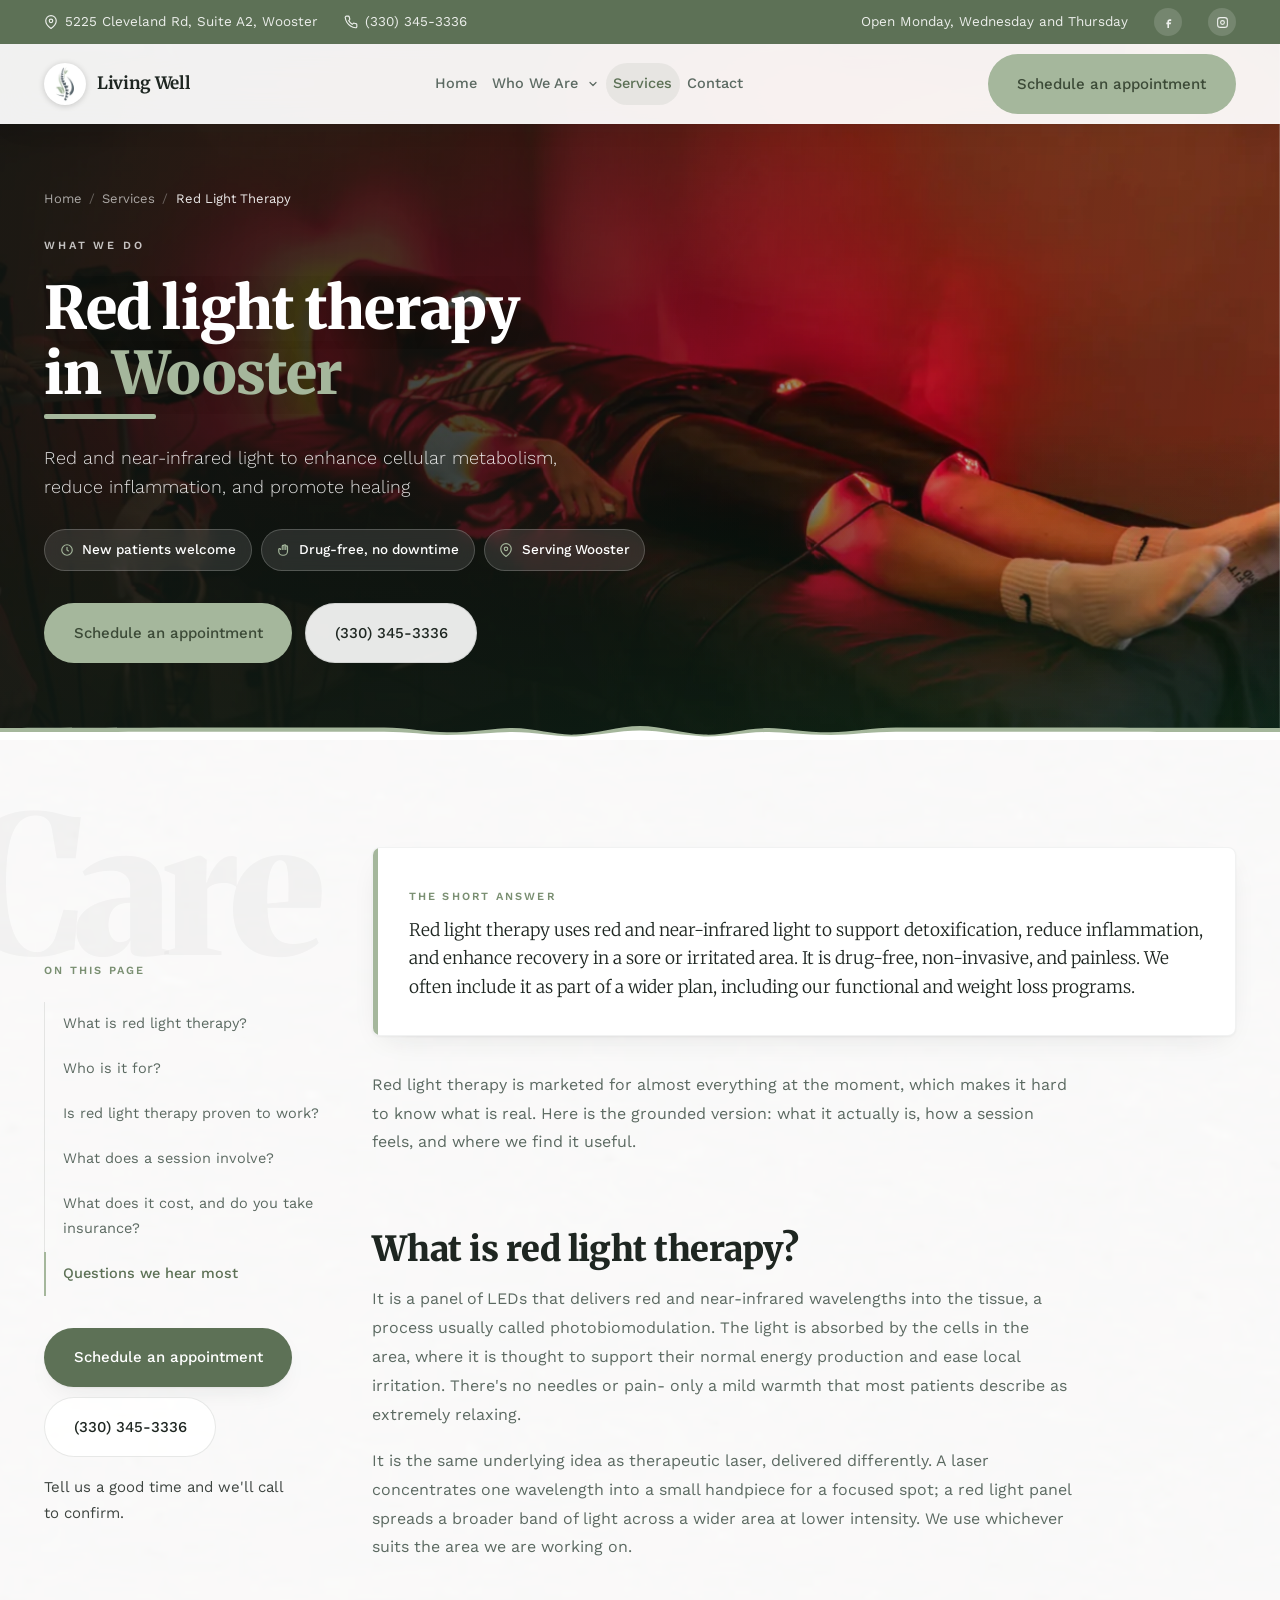
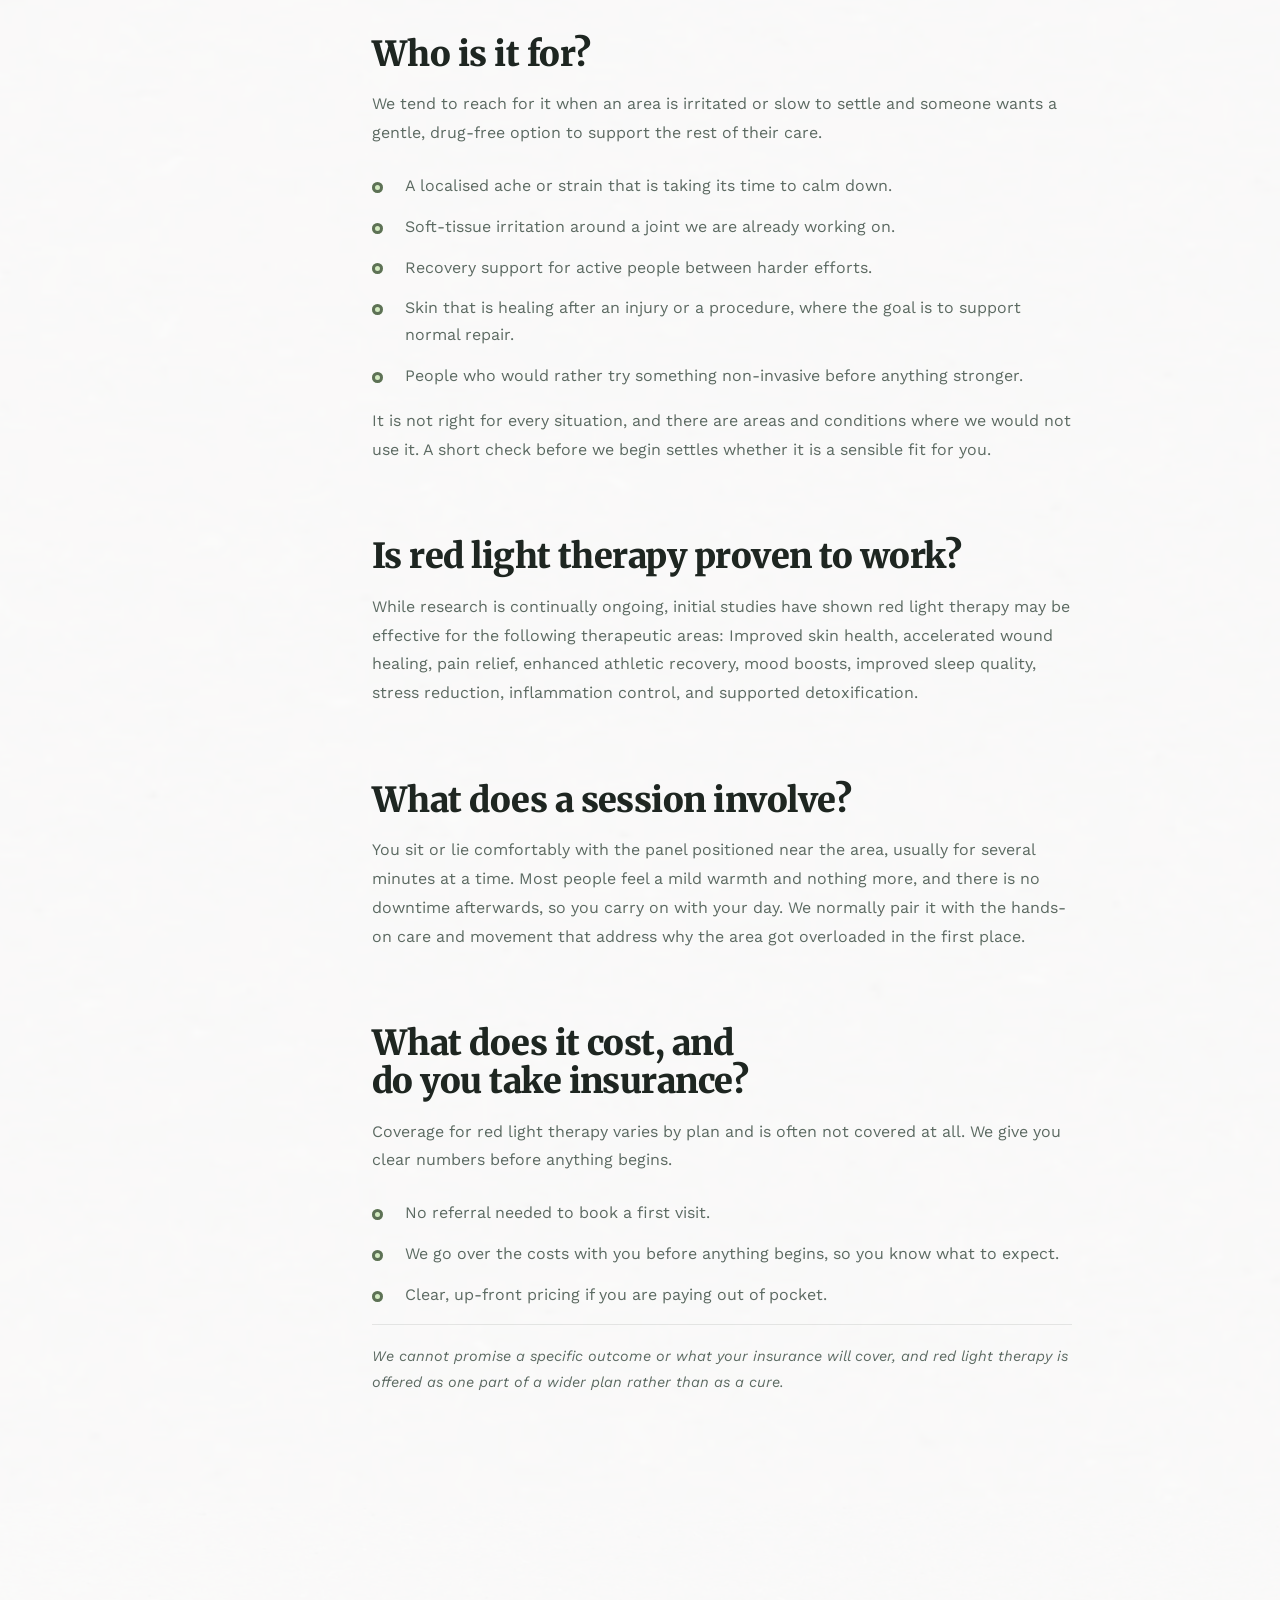
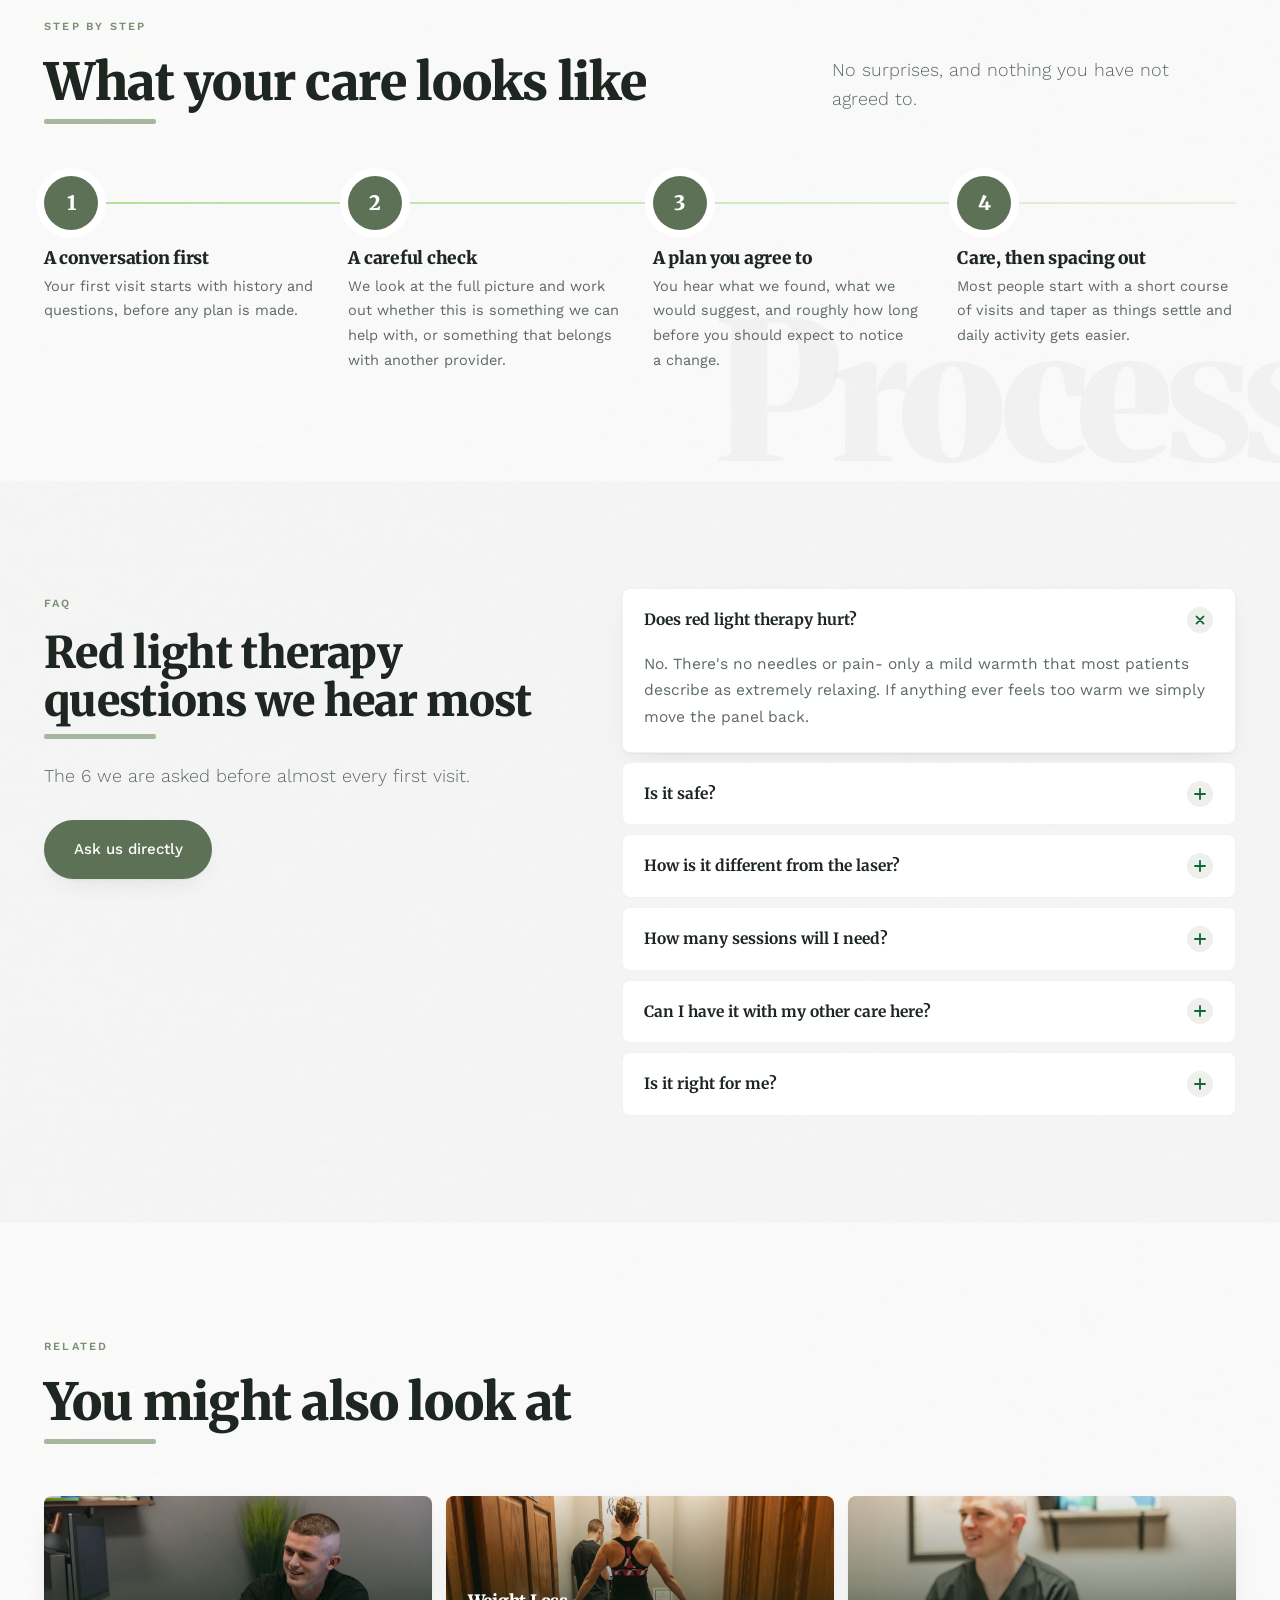
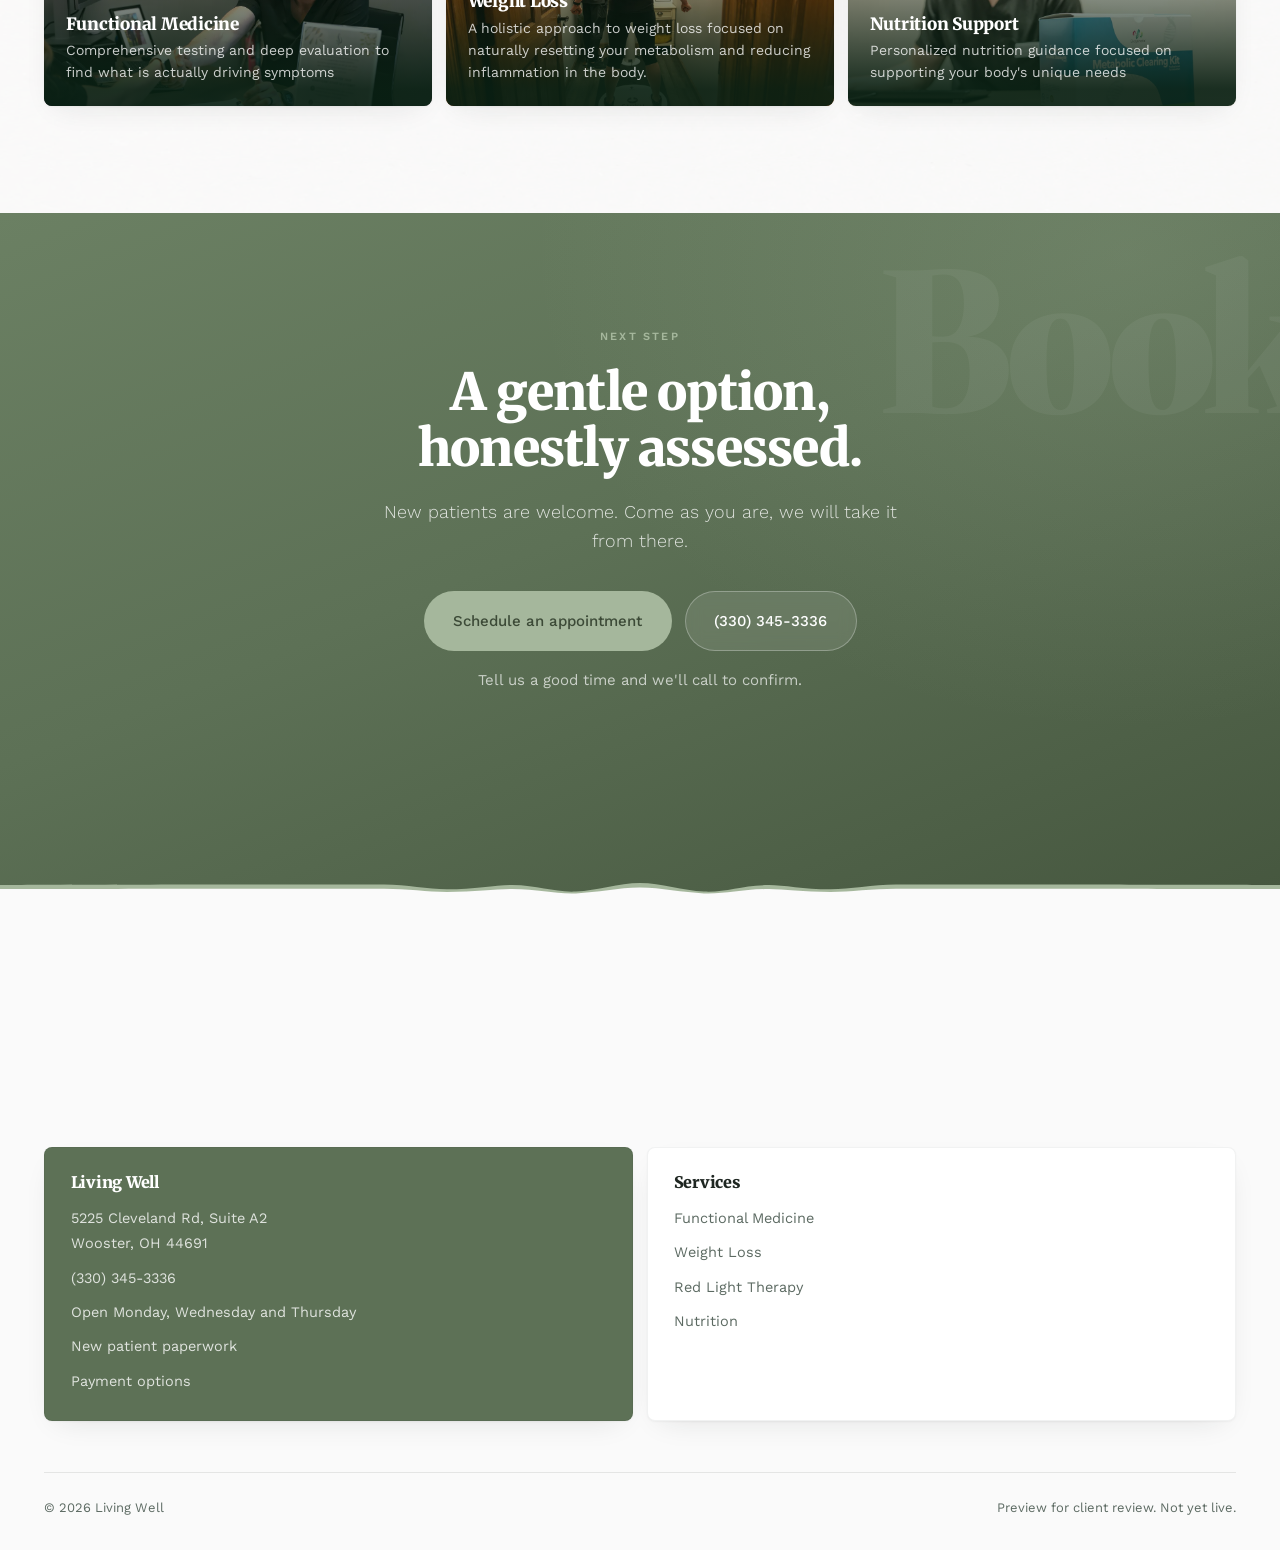
<file: capela-living-well-service-red-light-therapy.html>
<!DOCTYPE html>
<html lang="en">
<head>
<meta charset="utf-8">
<meta name="viewport" content="width=device-width, initial-scale=1">
<meta name="robots" content="noindex, nofollow">
<title>Red Light Therapy in Wooster, OH | Living Well</title>
<link rel="preconnect" href="https://fonts.googleapis.com">
<link rel="preconnect" href="https://fonts.gstatic.com" crossorigin>
<link href="https://fonts.googleapis.com/css2?family=Merriweather:ital,wght@0,300;0,400;0,700;0,900;1,300&family=Work+Sans:wght@300;400;500;600&display=swap" rel="stylesheet">
<script>document.documentElement.className+=' js';</script>
<link rel="stylesheet" href="sage.css">
<style>
/* Preview only. sage.css is byte-identical to the mockup's. */
.brand__logo{height:56px;width:auto;display:block}
.brand__logo--dark{display:none}
.nav.is-stuck .brand__logo--light,.nav.nav--solid .brand__logo--light{display:none}
.nav.is-stuck .brand__logo--dark,.nav.nav--solid .brand__logo--dark{display:block}

/* NAV FIT: second nav action ("Existing Patients", added 2026-08-11) costs the
   link row ~220px, which made "Who We Are" and "Patient Forms" wrap onto two
   lines below roughly 1500px. The links now never wrap, and between the mobile
   breakpoint and 1500px their padding and size tighten to make the room.
   sage.css stays byte-identical; this is preview-only, like the logo rules. */
.brand{flex:none}
.nav__links a{white-space:nowrap}
@media (min-width:1081px) and (max-width:1500px){
  .nav__links{gap:0}
  .nav__links a{padding-inline:.5em;font-size:14.5px}
}
/* Below 1250px the row cannot hold logo + six links + two buttons: the links
   already wrapped there BEFORE this button existed, and with it the logo got
   squeezed to nothing. So the existing-patient button steps aside below 1250,
   and the footer contact card carries the same link at every width, which is
   also how it is reached on mobile. The nowrap + tightening above means the
   1081-1250 band now holds one clean line, which it never did before. */
@media (max-width:1250px){ .nav__cta .btn-ghost{display:none} }
</style>
<style>/* Two-card footer (emit.py footer). */
@media (min-width:721px){.foot__cards--two{grid-template-columns:repeat(2,1fr)}}
</style>
<style>/* Icon + name brand (emit.py logo_html). */
.brand__icon{width:42px;height:42px;border-radius:50%;background:#fff;object-fit:contain;padding:3px;flex:none;box-shadow:0 1px 6px rgba(0,0,0,.18)}
@media (max-width:720px){.brand__icon{width:36px;height:36px}}
</style>
<style>/* Compact utility bar on phones (emit.py UTIL_COMPACT_CSS). */
@media (max-width:720px){.util .wrap>a[href*="maps"]{display:none}}
</style>
<style>/* Client palette over Sage green (emit.py palette_css). */
:root{--g-band:#5d7156;--g-mid:#7a8f72;--g-lite:#a5b79c;--g-lite-txt:#dde8d7;--g-deep:#3c4a37}
.sec--green{background:radial-gradient(80% 120% at 88% 6%, rgba(165,183,156,.20) 0%, rgba(165,183,156,0) 58%),linear-gradient(158deg,#6b8063 0%,#5d7156 46%,#46573f 100%)}
.ihero--green{background:radial-gradient(80% 120% at 88% 4%, rgba(165,183,156,.22) 0%, rgba(165,183,156,0) 56%),linear-gradient(158deg,#6b8063 0%,#5d7156 46%,#46573f 100%)}
.cite{background:radial-gradient(90% 130% at 92% 0%, rgba(165,183,156,.2) 0%, rgba(165,183,156,0) 60%),linear-gradient(154deg,#6b8063 0%,#5d7156 52%,#46573f 100%)}
.cred--g,.plabel--g{background:rgba(93,113,86,.09);border-color:rgba(93,113,86,.2)}
.nav.is-stuck .nav__links a:hover,.nav.is-stuck .nav__links a.on,.nav.nav--solid .nav__links a:hover,.nav.nav--solid .nav__links a.on{background:rgba(93,113,86,.09)}
.info__row .ic,summary::after{background-color:rgba(93,113,86,.1)}
.cta__row .ic,.offer__inc li::before{background-color:rgba(165,183,156,.22)}
</style>
<link rel="stylesheet" href="le-nav.css">
<script type="application/ld+json">{"@context":"https://schema.org","@type":"LocalBusiness","name":"Complete Chiropractic and Living Well - Functional Medicine and Weight Loss","url":"https://4livingwell.com/","telephone":"(330) 345-3336","address":{"@type":"PostalAddress","streetAddress":"5225 Cleveland Rd Suite A2","addressLocality":"Wooster","addressRegion":"OH","postalCode":"44691","addressCountry":"US"},"geo":{"@type":"GeoCoordinates","latitude":40.8628301,"longitude":-81.9234114}}</script>
</head>
<body>

<!-- ============================================================
     SERVICE DETAIL - the archetype behind 14 pages on the :8089
     build (/chiropractic/, /decompression/, /neuropathy/,
     /pediatric/, /prenatal/, /acupuncture/ and the rest).

     Band sequence is the BUILD's, unchanged:
       hero -> short answer + long body + evidence -> why patients
       choose this -> what your care looks like -> FAQ -> you might
       also look at -> CTA -> footer.
     Copy is the build's, verbatim. Only the flavour is new.
     ============================================================ -->

<div class="util">
  <div class="wrap">
    <a href="https://www.google.com/maps/search/?api=1&query=Living+Well%2C+5225+Cleveland+Rd%2C+Suite+A2%2C+Wooster%2C+OH+44691" target="_blank" rel="noopener"><svg width="14" height="14" viewBox="0 0 24 24" fill="none" stroke="currentColor" stroke-width="2"><path d="M21 10c0 7-9 13-9 13s-9-6-9-13a9 9 0 0118 0z"/><circle cx="12" cy="10" r="3"/></svg> 5225 Cleveland Rd, Suite A2, Wooster</a>
    <a href="tel:3303453336"><svg width="14" height="14" viewBox="0 0 24 24" fill="none" stroke="currentColor" stroke-width="2"><path d="M22 16.9v3a2 2 0 01-2.2 2 19.8 19.8 0 01-8.6-3.1 19.5 19.5 0 01-6-6A19.8 19.8 0 012.1 4.2 2 2 0 014.1 2h3a2 2 0 012 1.7c.1.9.4 1.8.7 2.7a2 2 0 01-.5 2.1L8.1 9.9a16 16 0 006 6l1.4-1.2a2 2 0 012.1-.5c.9.3 1.8.6 2.7.7a2 2 0 011.7 2z"/></svg> (330) 345-3336</a>
    <span class="spacer"></span>
    <span class="hide-s">Open Monday, Wednesday and Thursday</span>
    <a href="https://www.facebook.com/livingwellwooster/" target="_blank" rel="noopener" class="soc" aria-label="Facebook"><svg width="13" height="13" viewBox="0 0 24 24" fill="currentColor"><path d="M14 9h3V6h-3c-2.2 0-4 1.8-4 4v2H8v3h2v7h3v-7h3l1-3h-4v-2c0-.6.4-1 1-1z"/></svg></a>
    <a href="https://www.instagram.com/livingwell_wooster/" target="_blank" rel="noopener" class="soc" aria-label="Instagram"><svg width="13" height="13" viewBox="0 0 24 24" fill="none" stroke="currentColor" stroke-width="2"><rect x="3" y="3" width="18" height="18" rx="5"/><circle cx="12" cy="12" r="3.5"/></svg></a>
  </div>
</div>

<nav class="nav nav--solid" id="nav">
  <div class="wrap">
    <div class="nav__inner">
      <a href="index.html" class="brand" aria-label="Living Well"><img class="brand__icon" src="assets/brand-spine-icon.webp" alt="" aria-hidden="true"> <span class="le-brandtxt">Living Well</span></a>
      <div class="nav__links">
        <a href="index.html">Home</a><div class="nav__dd"><a href="capela-living-well-about.html" class="nav__dd-top">Who We Are</a><button type="button" class="nav__dd-btn" aria-expanded="false" aria-controls="dd-who" aria-label="Show the Who We Are menu"><svg width="12" height="12" viewBox="0 0 24 24" fill="none" stroke="currentColor" stroke-width="2.4" stroke-linecap="round" stroke-linejoin="round" aria-hidden="true"><path d="M6 9l6 6 6-6"/></svg></button><div class="nav__dd-menu" id="dd-who"><a href="capela-living-well-about.html">Meet the Team</a><a href="capela-living-well-payment-options.html">Payment Options</a></div></div><a href="capela-living-well-services.html" class="on" aria-current="page">Services</a><a href="capela-living-well-contact.html">Contact</a>
      </div>
      <div class="nav__cta">
        <a href="capela-living-well-special.html" class="btn btn-lite">Schedule an appointment</a>
        <button class="nav__burger" aria-label="Menu"><svg width="18" height="18" viewBox="0 0 24 24" stroke="currentColor" stroke-width="2" stroke-linecap="round"><path d="M3 7h18M3 12h18M3 17h18"/></svg></button>
      </div>
    </div>
  </div>
</nav>

<header class="ihero">
  <div class="ihero__media"><img src="assets/svc-red-light.webp" alt="A red light therapy session at Living Well in Wooster"></div>
  <div class="ihero__scrim"></div>
  <div class="wrap">
    <div class="ihero__in">
      <nav class="crumb reveal" style="--d:0"><a href="index.html">Home</a><i>/</i><a href="capela-living-well-services.html">Services</a><i>/</i><b>Red Light Therapy</b></nav>
      <span class="eyebrow reveal" style="--d:1">What we do</span>
      <h1><span class="mask"><span style="--d:2">Red light therapy</span></span><span class="mask"><span style="--d:3">in <em style="font-style:normal;color:var(--g-lite)">Wooster</em></span></span></h1>
      <span class="rule"></span>
      <p class="ihero__sub reveal" style="--d:5">Red and near-infrared light to enhance cellular metabolism, reduce inflammation, and promote healing</p>
      <div class="chips reveal" style="--d:6">
        <span class="chip"><svg width="14" height="14" viewBox="0 0 24 24" fill="none" stroke="currentColor" stroke-width="2"><circle cx="12" cy="12" r="9"/><path d="M12 7v5l3 2"/></svg> New patients welcome</span>
        <span class="chip"><svg width="14" height="14" viewBox="0 0 24 24" fill="none" stroke="currentColor" stroke-width="2" stroke-linecap="round"><path d="M9 11V5.5a1.5 1.5 0 013 0V11m0 0V4.5a1.5 1.5 0 013 0V11m0 0V6.5a1.5 1.5 0 013 0V14a7 7 0 01-7 7h-1a7 7 0 01-7-7v-3a1.5 1.5 0 013 0"/></svg>  Drug-free, no downtime</span>
        <span class="chip"><svg width="14" height="14" viewBox="0 0 24 24" fill="none" stroke="currentColor" stroke-width="2"><path d="M21 10c0 7-9 13-9 13s-9-6-9-13a9 9 0 0118 0z"/><circle cx="12" cy="10" r="3"/></svg> Serving Wooster</span>
      </div>
      <div class="ihero__acts reveal" style="--d:7">
        <a href="capela-living-well-special.html" class="btn btn-lite">Schedule an appointment</a>
        <a href="tel:3303453336" class="btn btn-ghost">(330) 345-3336</a>
      </div>
    </div>
  </div>
  <div class="wave" style="--wave-end:#fff">
    <svg viewBox="0 0 1440 320" preserveAspectRatio="none"><path d="M1440 276.8s-255.057-1.964-432-1.54c-26.047.061-51.843 15.76-73.44 15.94-30.357.252-54.058-14.95-70.56-14.4-30.211 1.008-48 25.2-72 21.6-24-3.6-48-28.8-72-28.8s-48 25.2-72 28.8c-24 3.6-41.789-20.592-72-21.6-16.769-.559-42.412 14.64-73.44 14.388-21.623-.175-44.532-15.871-70.56-15.932C254.828 274.847 0 276.8 0 276.8V320h1440v-43.2Z"/></svg>
    <svg viewBox="0 0 1440 320" preserveAspectRatio="none"><path d="M1440 276.8s-255.057-1.964-432-1.54c-26.047.061-51.843 15.76-73.44 15.94-30.357.252-54.058-14.95-70.56-14.4-30.211 1.008-48 25.2-72 21.6-24-3.6-48-28.8-72-28.8s-48 25.2-72 28.8c-24 3.6-41.789-20.592-72-21.6-16.769-.559-42.412 14.64-73.44 14.388-21.623-.175-44.532-15.871-70.56-15.932C254.828 274.847 0 276.8 0 276.8V320h1440v-43.2Z"/></svg>
  </div>
</header>

<!-- ============ SHORT ANSWER + LONG BODY + EVIDENCE ============
     One 8,000px column on the build, with four H2s inside it and
     no way for the reader to see the page's own shape. Same copy,
     given the services band's pinned-side grammar. -->
<section class="sec grain" id="answer">
  <div class="ghost ghost--l" style="left:-3%;top:3%">Care</div>
  <div class="wrap">
    <div class="body__grid">

      <aside class="body__rail reveal">
        <span class="eyebrow">On this page</span>
        <nav><ul class="toc">
          <li><a href="#what-is-red-light-therapy">What is red light therapy?</a></li>
          <li><a href="#who-is-it-for">Who is it for?</a></li>
          <li><a href="#is-red-light-therapy-proven-to-work">Is red light therapy proven to work?</a></li>
          <li><a href="#what-does-a-session-involve">What does a session involve?</a></li>
          <li><a href="#what-does-it-cost-and-do-you-take-insura">What does it cost, and do you take insurance?</a></li>
          <li><a href="#faq">Questions we hear most</a></li>
        </ul></nav>
        <div class="rail__cta">
          <a href="capela-living-well-special.html" class="btn btn-primary">Schedule an appointment</a>
          <a href="tel:3303453336" class="btn btn-ghost">(330) 345-3336</a>
        </div>
        <p style="margin-top:1.1em;font-size:15px;opacity:.85">Tell us a good time and we'll call to confirm.</p>
      </aside>

      <div>
        <div class="answer reveal">
          <span class="eyebrow">The short answer</span>
          <p>Red light therapy uses red and near-infrared light to support detoxification, reduce inflammation, and enhance recovery in a sore or irritated area. It is drug-free, non-invasive, and painless. We often include it as part of a wider plan, including our functional and weight loss programs.</p>
        </div>

        <div class="prose reveal" style="--d:1">
          <p style="margin-top:2.2em">Red light therapy is marketed for almost everything at the moment, which makes it hard to know what is real. Here is the grounded version: what it actually is, how a session feels, and where we find it useful.</p>
          
          <h2 id="what-is-red-light-therapy">What is red light therapy?</h2>
          <p>It is a panel of LEDs that delivers red and near-infrared wavelengths into the tissue, a process usually called photobiomodulation. The light is absorbed by the cells in the area, where it is thought to support their normal energy production and ease local irritation. There's no needles or pain- only a mild warmth that most patients describe as extremely relaxing.</p>
          <p>It is the same underlying idea as therapeutic laser, delivered differently. A laser concentrates one wavelength into a small handpiece for a focused spot; a red light panel spreads a broader band of light across a wider area at lower intensity. We use whichever suits the area we are working on.</p>
          
          <h2 id="who-is-it-for">Who is it for?</h2>
          <p>We tend to reach for it when an area is irritated or slow to settle and someone wants a gentle, drug-free option to support the rest of their care.</p>
          <ul>
            <li>A localised ache or strain that is taking its time to calm down.</li>
            <li>Soft-tissue irritation around a joint we are already working on.</li>
            <li>Recovery support for active people between harder efforts.</li>
            <li>Skin that is healing after an injury or a procedure, where the goal is to support normal repair.</li>
            <li>People who would rather try something non-invasive before anything stronger.</li>
          </ul>
          <p>It is not right for every situation, and there are areas and conditions where we would not use it. A short check before we begin settles whether it is a sensible fit for you.</p>
          
          <h2 id="is-red-light-therapy-proven-to-work">Is red light therapy proven to work?</h2>
          <p>While research is continually ongoing, initial studies have shown red light therapy may be effective for the following therapeutic areas: Improved skin health, accelerated wound healing, pain relief, enhanced athletic recovery, mood boosts, improved sleep quality, stress reduction, inflammation control, and supported detoxification.</p>
          
          <h2 id="what-does-a-session-involve">What does a session involve?</h2>
          <p>You sit or lie comfortably with the panel positioned near the area, usually for several minutes at a time. Most people feel a mild warmth and nothing more, and there is no downtime afterwards, so you carry on with your day. We normally pair it with the hands-on care and movement that address why the area got overloaded in the first place.</p>
          
          <h2 id="what-does-it-cost-and-do-you-take-insura">What does it cost, and do you take insurance?</h2>
          <p>Coverage for red light therapy varies by plan and is often not covered at all. We give you clear numbers before anything begins.</p>
          <ul>
            <li>No referral needed to book a first visit.</li>
            <li>We go over the costs with you before anything begins, so you know what to expect.</li>
            <li>Clear, up-front pricing if you are paying out of pocket.</li>
          </ul>
          <p class="prose__note">We cannot promise a specific outcome or what your insurance will cover, and red light therapy is offered as one part of a wider plan rather than as a cure.</p>
        </div>
      </div>

    </div>
  </div>
</section>

<!-- ============ WHAT YOUR CARE LOOKS LIKE ============ -->
<section class="sec grain">
  <div class="ghost ghost--r" style="right:-3%;bottom:2%">Process</div>
  <div class="wrap">
    <div class="head reveal">
      <div>
        <span class="eyebrow">Step by step</span>
        <h2>What your care looks like</h2>
        <span class="rule"></span>
      </div>
      <p class="head__note lead">No surprises, and nothing you have not agreed to.</p>
    </div>
    <div class="steps">
      <div class="step reveal" style="--d:0"><span class="step__n">1</span><h3>A conversation first</h3><p>Your first visit starts with history and questions, before any plan is made.</p></div>
      <div class="step reveal" style="--d:1"><span class="step__n">2</span><h3>A careful check</h3><p>We look at the full picture and work out whether this is something we can help with, or something that belongs with another provider.</p></div>
      <div class="step reveal" style="--d:2"><span class="step__n">3</span><h3>A plan you agree to</h3><p>You hear what we found, what we would suggest, and roughly how long before you should expect to notice a change.</p></div>
      <div class="step reveal" style="--d:3"><span class="step__n">4</span><h3>Care, then spacing out</h3><p>Most people start with a short course of visits and taper as things settle and daily activity gets easier.</p></div>
    </div>
  </div>
</section>

<!-- ============ FAQ ============ -->
<section class="sec sec--paper grain" id="faq">
  <div class="wrap">
    <div class="faq">
      <div class="reveal">
        <span class="eyebrow">FAQ</span>
        <h2 style="margin-top:.3em">Red light therapy questions we hear most</h2>
        <span class="rule"></span>
        <p class="lead" style="margin-top:1.3em">The 6 we are asked before almost every first visit.</p>
        <a href="tel:3303453336" class="btn btn-primary" style="margin-top:1.9em">Ask us directly</a>
      </div>
      <div class="faq__list reveal" style="--d:1">
        <details open><summary>Does red light therapy hurt?</summary><div class="faq__a">No. There's no needles or pain- only a mild warmth that most patients describe as extremely relaxing. If anything ever feels too warm we simply move the panel back.</div></details>
        <details><summary>Is it safe?</summary><div class="faq__a">For most people and most areas it has a strong safety record, which is why a short check comes first: there are a few situations where we would not use it, and eye protection is used when we are working near the face.</div></details>
        <details><summary>How is it different from the laser?</summary><div class="faq__a">Same underlying idea, different delivery. The laser focuses one wavelength into a small spot for a concentrated area; the red light panel spreads a broader band of light across a wider one at lower intensity. Which we use depends on the area and what we are aiming at.</div></details>
        <details><summary>How many sessions will I need?</summary><div class="faq__a">It varies with the problem and how you respond. Some people notice a change quickly, others need a short series before it is clear whether it is helping. We check as we go rather than commit you to a fixed number up front.</div></details>
        <details><summary>Can I have it with my other care here?</summary><div class="faq__a">Yes. Our weight loss programs commonly include red light therapy, and having your care in one office keeps it coordinated.</div></details>
        <details><summary>Is it right for me?</summary><div class="faq__a">The honest answer is: let us look. Red light therapy suits some problems and not others. A short assessment settles whether it is a reasonable option for your situation, and we will point you elsewhere if something else would serve you better.</div></details>
      </div>
    </div>
  </div>
</section>

<!-- ============ YOU MIGHT ALSO LOOK AT ============ -->
<section class="sec grain">
  <div class="wrap">
    <div class="head reveal">
      <div>
        <span class="eyebrow">Related</span>
        <h2>You might also look at</h2>
        <span class="rule"></span>
      </div>
    </div>
    <div class="rel">
      <a class="rcard reveal" style="--d:0" href="capela-living-well-service-functional-medicine.html"><img src="assets/svc-functional-consult.webp" alt="Functional Medicine"><span class="rcard__in"><h3>Functional Medicine</h3><p>Comprehensive testing and deep evaluation to find what is actually driving symptoms</p></span></a>
      <a class="rcard reveal" style="--d:1" href="capela-living-well-service-weight-loss.html"><img src="assets/svc-styku.webp" alt="Weight Loss"><span class="rcard__in"><h3>Weight Loss</h3><p>A holistic approach to weight loss focused on naturally resetting your metabolism and reducing inflammation in the body.</p></span></a>
      <a class="rcard reveal" style="--d:2" href="capela-living-well-service-nutrition.html"><img src="assets/svc-metabolic-kit.webp" alt="Nutrition Support"><span class="rcard__in"><h3>Nutrition Support</h3><p>Personalized nutrition guidance focused on supporting your body's unique needs</p></span></a>
    </div>
  </div>
</section>

<!-- ============ CTA ============ -->
<section class="sec sec--green on-dark sec--wavebottom">
  <div class="ghost ghost--r" style="right:-2%;top:8%">Book</div>
  <div class="wrap">
    <div class="endcta reveal">
      <span class="eyebrow">Next step</span>
      <h2 style="margin-top:.3em">A gentle option, honestly assessed.</h2>
      <p class="lead">New patients are welcome. Come as you are, we will take it from there.</p>
      <div class="endcta__acts">
        <a href="capela-living-well-special.html" class="btn btn-lite">Schedule an appointment</a>
        <a href="tel:3303453336" class="btn btn-ghost">(330) 345-3336</a>
      </div>
      <p style="margin-top:1.1em;font-size:15px;opacity:.85">Tell us a good time and we'll call to confirm.</p>
    </div>
  </div>
  <div class="wave" style="--wave-end:var(--paper-2)">
    <svg viewBox="0 0 1440 320" preserveAspectRatio="none"><path d="M1440 276.8s-255.057-1.964-432-1.54c-26.047.061-51.843 15.76-73.44 15.94-30.357.252-54.058-14.95-70.56-14.4-30.211 1.008-48 25.2-72 21.6-24-3.6-48-28.8-72-28.8s-48 25.2-72 28.8c-24 3.6-41.789-20.592-72-21.6-16.769-.559-42.412 14.64-73.44 14.388-21.623-.175-44.532-15.871-70.56-15.932C254.828 274.847 0 276.8 0 276.8V320h1440v-43.2Z"/></svg>
    <svg viewBox="0 0 1440 320" preserveAspectRatio="none"><path d="M1440 276.8s-255.057-1.964-432-1.54c-26.047.061-51.843 15.76-73.44 15.94-30.357.252-54.058-14.95-70.56-14.4-30.211 1.008-48 25.2-72 21.6-24-3.6-48-28.8-72-28.8s-48 25.2-72 28.8c-24 3.6-41.789-20.592-72-21.6-16.769-.559-42.412 14.64-73.44 14.388-21.623-.175-44.532-15.871-70.56-15.932C254.828 274.847 0 276.8 0 276.8V320h1440v-43.2Z"/></svg>
  </div>
</section>

<footer class="foot" id="foot">
  <div class="wrap">
    <div class="foot__megawrap"><h2 class="foot__mega" id="mega">Contact <em>Us</em></h2></div>
    <div class="foot__cards foot__cards--two">
      <div class="card fc fc--g reveal" style="--d:0"><h3>Living Well</h3><ul><li>5225 Cleveland Rd, Suite A2<br>Wooster, OH 44691</li><li><a href="tel:3303453336">(330) 345-3336</a></li><li>Open Monday, Wednesday and Thursday</li><li><a href="capela-living-well-new-patient-paperwork.html">New patient paperwork</a></li><li><a href="capela-living-well-payment-options.html">Payment options</a></li></ul></div>
      <div class="card fc reveal" style="--d:1"><h3>Services</h3><ul><li><a href="capela-living-well-service-functional-medicine.html">Functional Medicine</a></li><li><a href="capela-living-well-service-weight-loss.html">Weight Loss</a></li><li><a href="capela-living-well-service-red-light-therapy.html">Red Light Therapy</a></li><li><a href="capela-living-well-service-nutrition.html">Nutrition</a></li><li></li></ul></div>

    </div>
    <div class="foot__base"><span>&copy; 2026 Living Well</span><span class="spacer"></span><span>Preview for client review. Not yet live.</span></div>
  </div>
</footer>

<div class="mobar">
  <a href="tel:3303453336" class="btn btn-ghost">Call</a>
  <a href="capela-living-well-special.html" class="btn btn-primary">Schedule an appointment</a>
</div>

<script src="sage.js"></script>
</body>
</html>
</file>
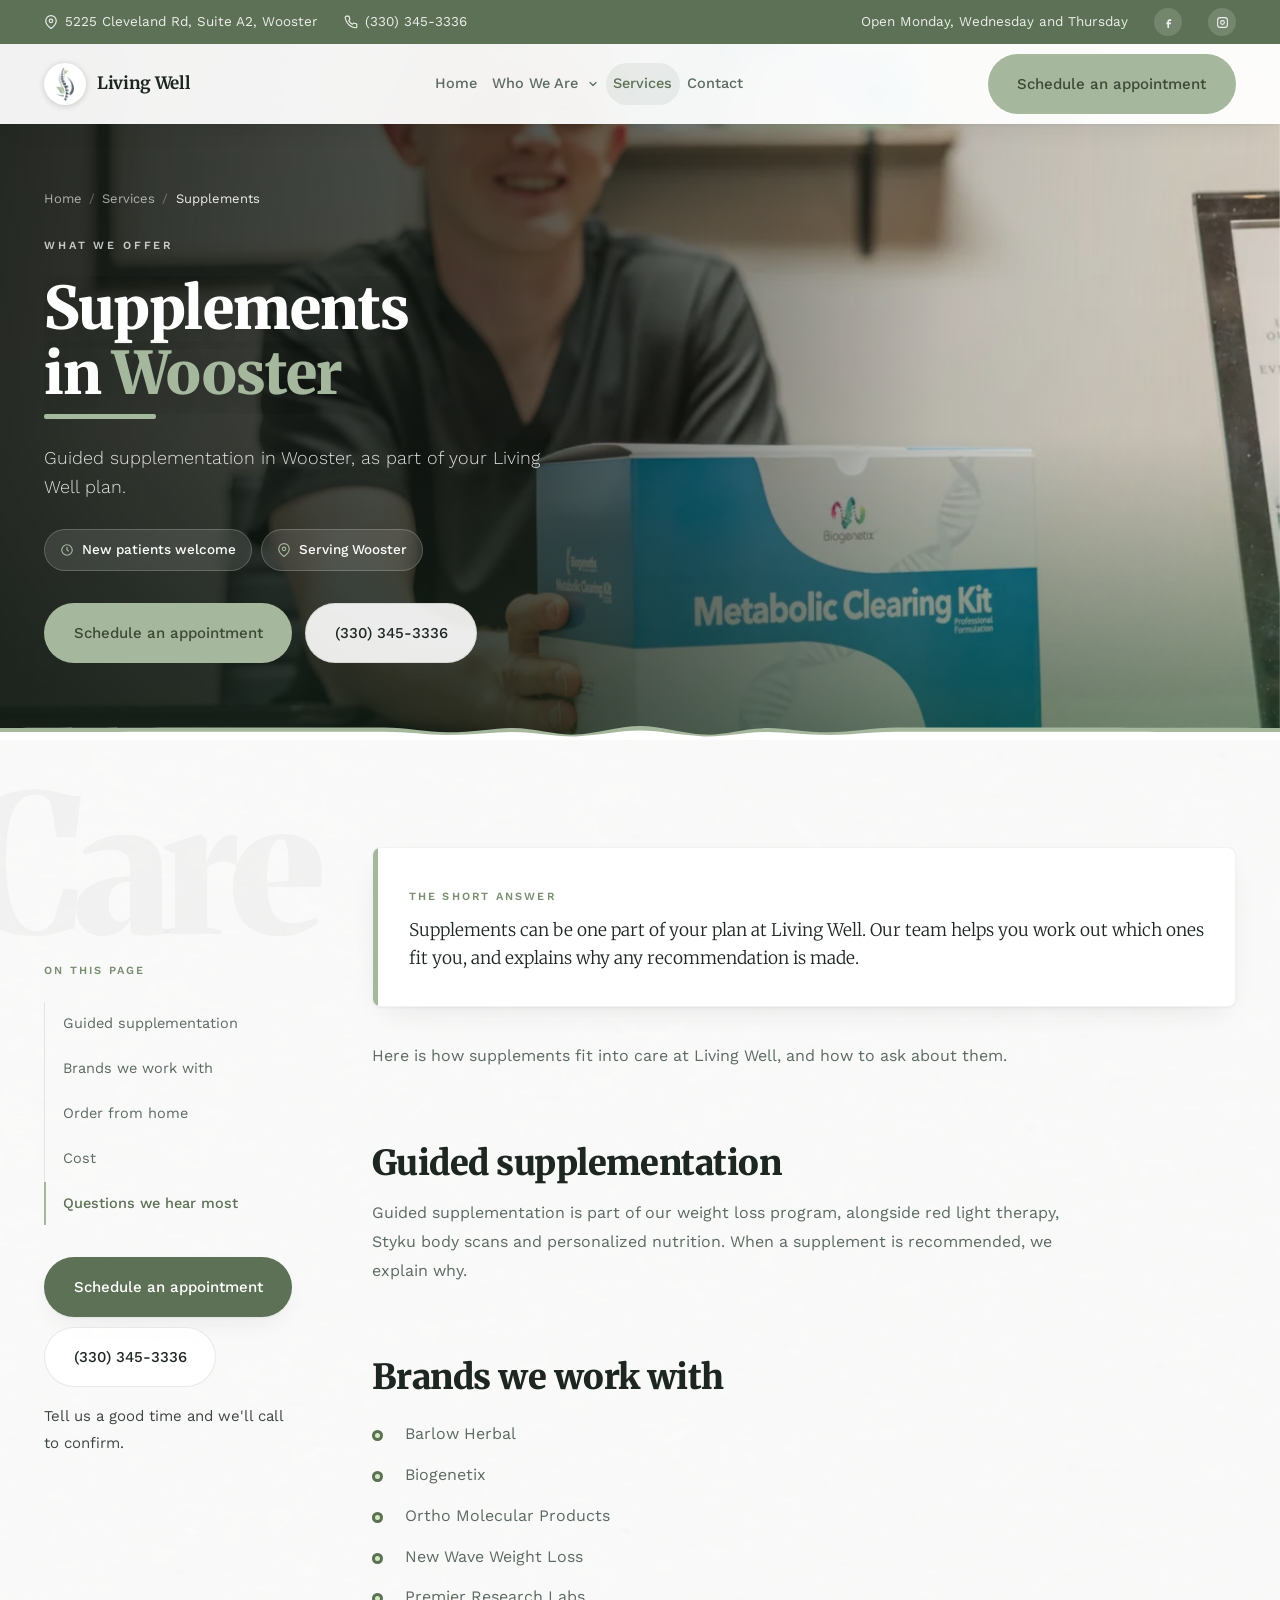
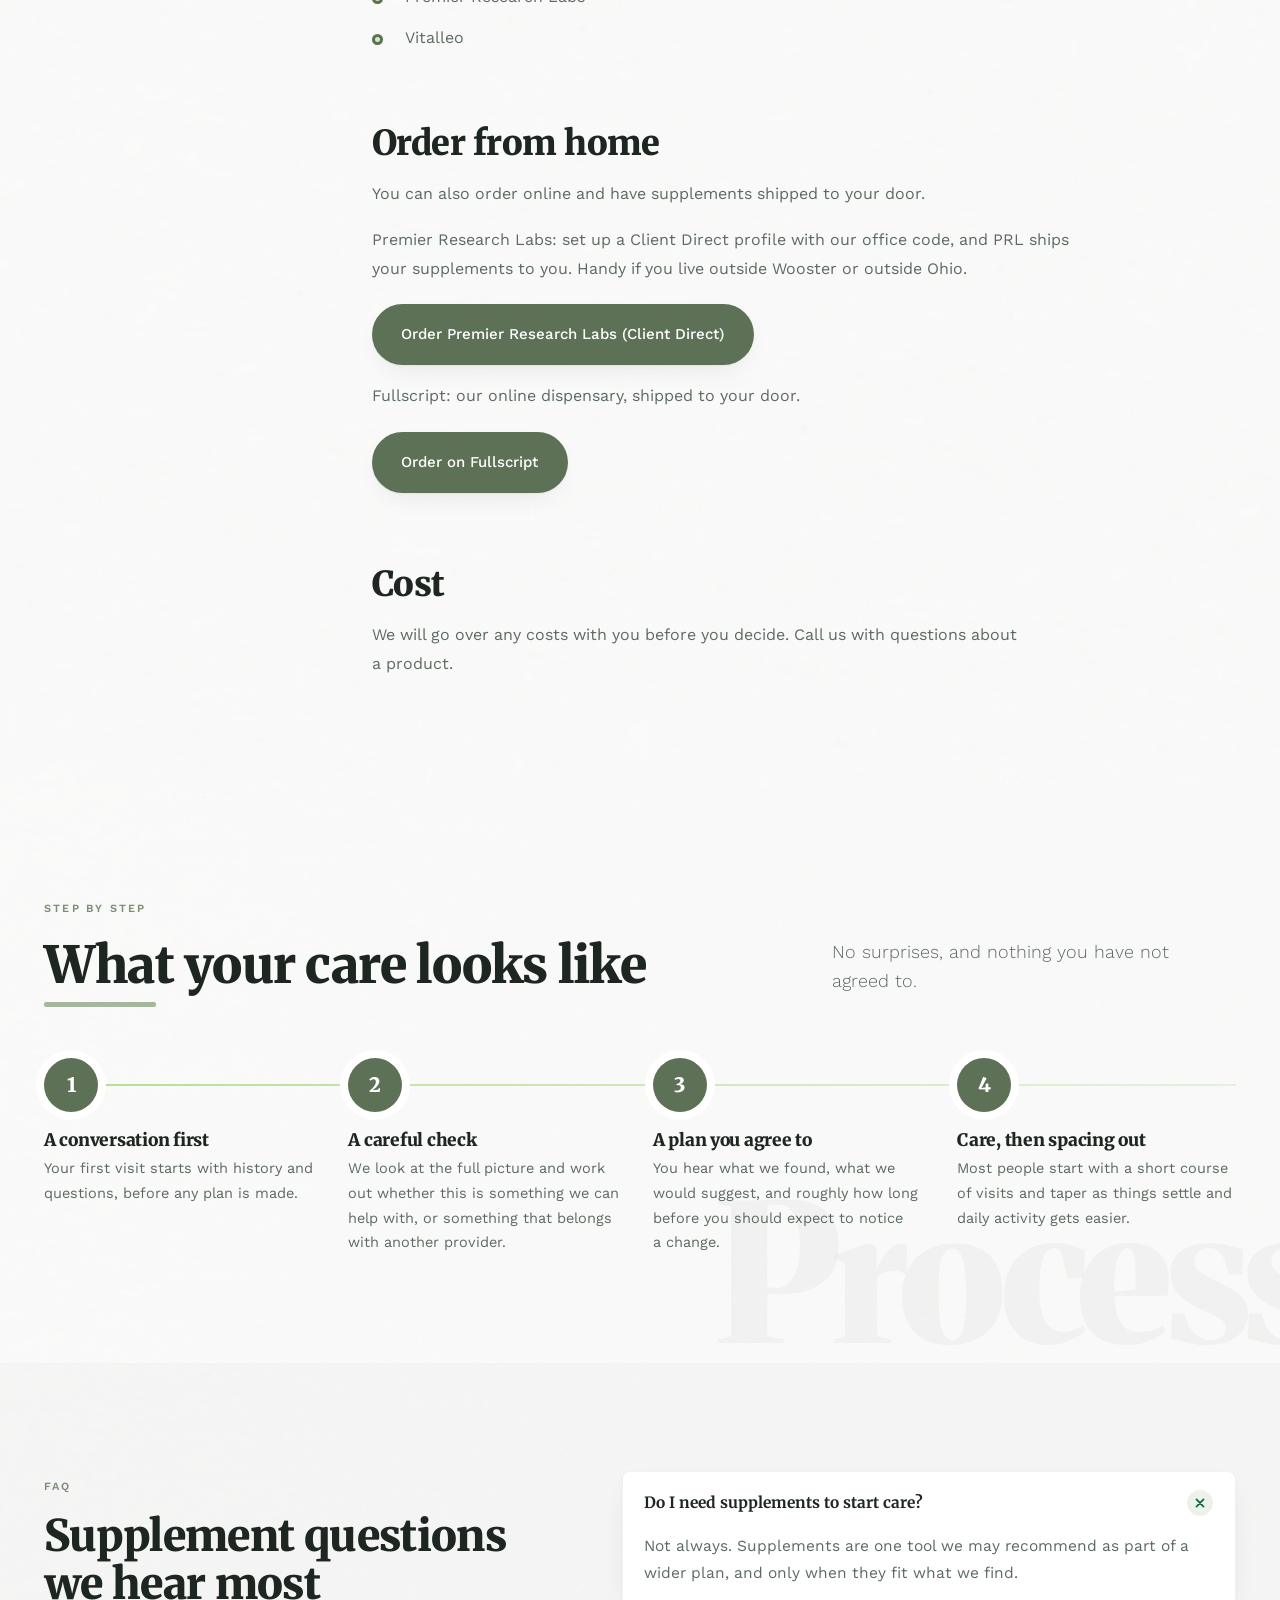
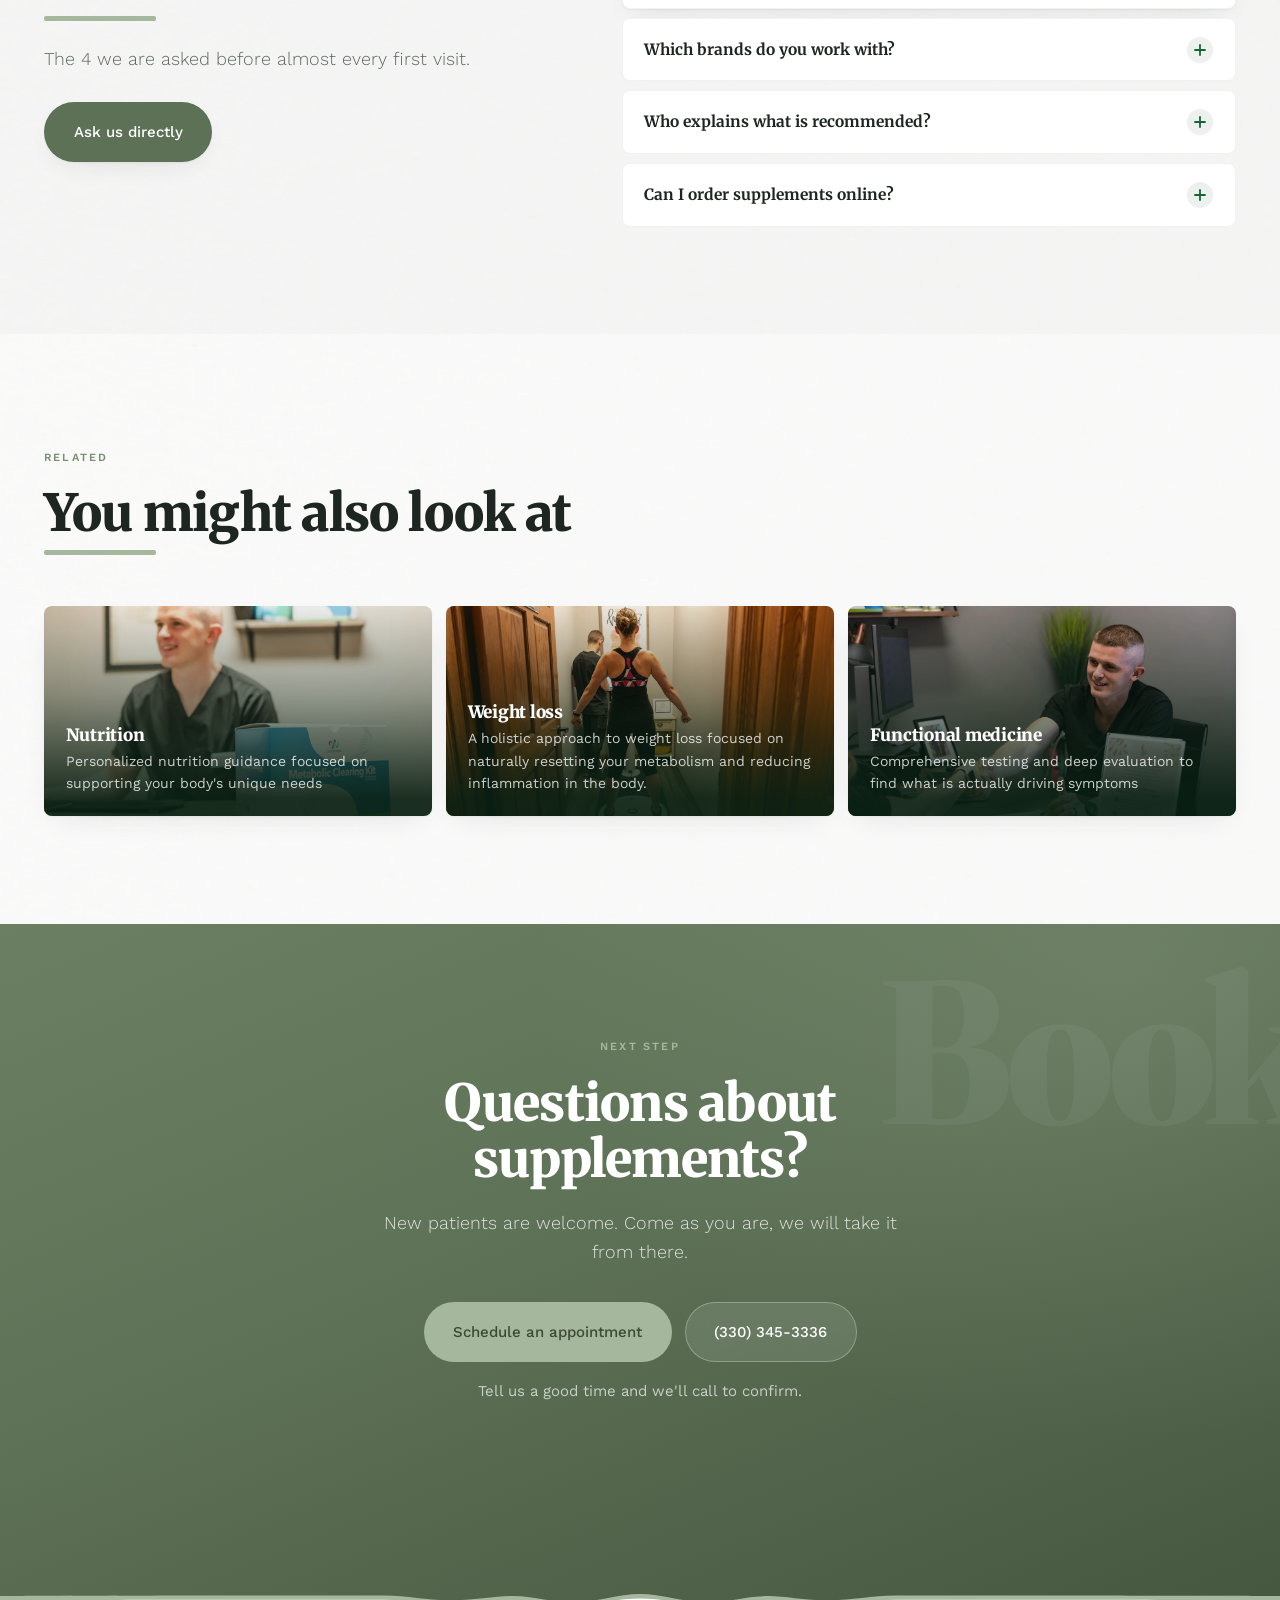
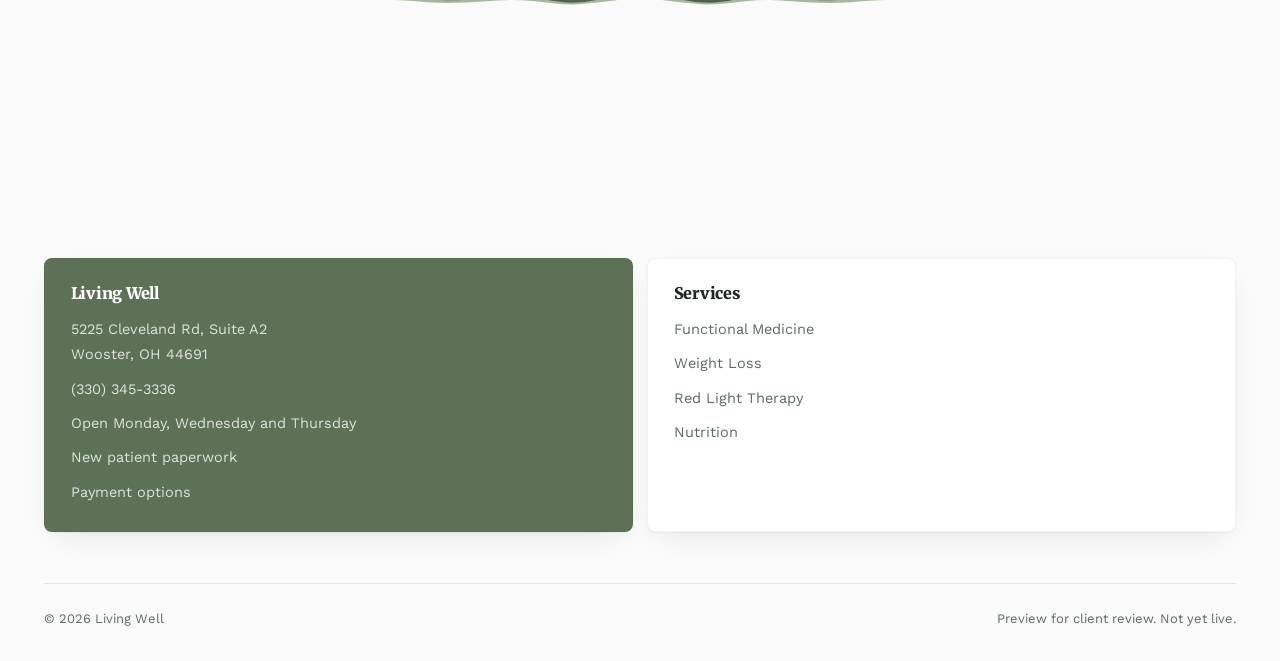
<file: capela-living-well-service-supplements.html>
<!DOCTYPE html>
<html lang="en">
<head>
<meta charset="utf-8">
<meta name="viewport" content="width=device-width, initial-scale=1">
<meta name="robots" content="noindex, nofollow">
<title>Supplements in Wooster, OH | Living Well</title>
<link rel="preconnect" href="https://fonts.googleapis.com">
<link rel="preconnect" href="https://fonts.gstatic.com" crossorigin>
<link href="https://fonts.googleapis.com/css2?family=Merriweather:ital,wght@0,300;0,400;0,700;0,900;1,300&family=Work+Sans:wght@300;400;500;600&display=swap" rel="stylesheet">
<script>document.documentElement.className+=' js';</script>
<link rel="stylesheet" href="sage.css">
<style>
/* Preview only. sage.css is byte-identical to the mockup's. */
.brand__logo{height:56px;width:auto;display:block}
.brand__logo--dark{display:none}
.nav.is-stuck .brand__logo--light,.nav.nav--solid .brand__logo--light{display:none}
.nav.is-stuck .brand__logo--dark,.nav.nav--solid .brand__logo--dark{display:block}

/* NAV FIT: second nav action ("Existing Patients", added 2026-08-11) costs the
   link row ~220px, which made "Who We Are" and "Patient Forms" wrap onto two
   lines below roughly 1500px. The links now never wrap, and between the mobile
   breakpoint and 1500px their padding and size tighten to make the room.
   sage.css stays byte-identical; this is preview-only, like the logo rules. */
.brand{flex:none}
.nav__links a{white-space:nowrap}
@media (min-width:1081px) and (max-width:1500px){
  .nav__links{gap:0}
  .nav__links a{padding-inline:.5em;font-size:14.5px}
}
/* Below 1250px the row cannot hold logo + six links + two buttons: the links
   already wrapped there BEFORE this button existed, and with it the logo got
   squeezed to nothing. So the existing-patient button steps aside below 1250,
   and the footer contact card carries the same link at every width, which is
   also how it is reached on mobile. The nowrap + tightening above means the
   1081-1250 band now holds one clean line, which it never did before. */
@media (max-width:1250px){ .nav__cta .btn-ghost{display:none} }
</style>
<style>/* Two-card footer (emit.py footer). */
@media (min-width:721px){.foot__cards--two{grid-template-columns:repeat(2,1fr)}}
</style>
<style>/* Icon + name brand (emit.py logo_html). */
.brand__icon{width:42px;height:42px;border-radius:50%;background:#fff;object-fit:contain;padding:3px;flex:none;box-shadow:0 1px 6px rgba(0,0,0,.18)}
@media (max-width:720px){.brand__icon{width:36px;height:36px}}
</style>
<style>/* Compact utility bar on phones (emit.py UTIL_COMPACT_CSS). */
@media (max-width:720px){.util .wrap>a[href*="maps"]{display:none}}
</style>
<style>/* Client palette over Sage green (emit.py palette_css). */
:root{--g-band:#5d7156;--g-mid:#7a8f72;--g-lite:#a5b79c;--g-lite-txt:#dde8d7;--g-deep:#3c4a37}
.sec--green{background:radial-gradient(80% 120% at 88% 6%, rgba(165,183,156,.20) 0%, rgba(165,183,156,0) 58%),linear-gradient(158deg,#6b8063 0%,#5d7156 46%,#46573f 100%)}
.ihero--green{background:radial-gradient(80% 120% at 88% 4%, rgba(165,183,156,.22) 0%, rgba(165,183,156,0) 56%),linear-gradient(158deg,#6b8063 0%,#5d7156 46%,#46573f 100%)}
.cite{background:radial-gradient(90% 130% at 92% 0%, rgba(165,183,156,.2) 0%, rgba(165,183,156,0) 60%),linear-gradient(154deg,#6b8063 0%,#5d7156 52%,#46573f 100%)}
.cred--g,.plabel--g{background:rgba(93,113,86,.09);border-color:rgba(93,113,86,.2)}
.nav.is-stuck .nav__links a:hover,.nav.is-stuck .nav__links a.on,.nav.nav--solid .nav__links a:hover,.nav.nav--solid .nav__links a.on{background:rgba(93,113,86,.09)}
.info__row .ic,summary::after{background-color:rgba(93,113,86,.1)}
.cta__row .ic,.offer__inc li::before{background-color:rgba(165,183,156,.22)}
</style>
<link rel="stylesheet" href="le-nav.css">
<script type="application/ld+json">{"@context":"https://schema.org","@type":"LocalBusiness","name":"Complete Chiropractic and Living Well - Functional Medicine and Weight Loss","url":"https://4livingwell.com/","telephone":"(330) 345-3336","address":{"@type":"PostalAddress","streetAddress":"5225 Cleveland Rd Suite A2","addressLocality":"Wooster","addressRegion":"OH","postalCode":"44691","addressCountry":"US"},"geo":{"@type":"GeoCoordinates","latitude":40.8628301,"longitude":-81.9234114}}</script>
</head>
<body>

<!-- ============================================================
     SERVICE DETAIL - the archetype behind 14 pages on the :8089
     build (/chiropractic/, /decompression/, /neuropathy/,
     /pediatric/, /prenatal/, /acupuncture/ and the rest).

     Band sequence is the BUILD's, unchanged:
       hero -> short answer + long body + evidence -> why patients
       choose this -> what your care looks like -> FAQ -> you might
       also look at -> CTA -> footer.
     Copy is the build's, verbatim. Only the flavour is new.
     ============================================================ -->

<div class="util">
  <div class="wrap">
    <a href="https://www.google.com/maps/search/?api=1&query=Living+Well%2C+5225+Cleveland+Rd%2C+Suite+A2%2C+Wooster%2C+OH+44691" target="_blank" rel="noopener"><svg width="14" height="14" viewBox="0 0 24 24" fill="none" stroke="currentColor" stroke-width="2"><path d="M21 10c0 7-9 13-9 13s-9-6-9-13a9 9 0 0118 0z"/><circle cx="12" cy="10" r="3"/></svg> 5225 Cleveland Rd, Suite A2, Wooster</a>
    <a href="tel:3303453336"><svg width="14" height="14" viewBox="0 0 24 24" fill="none" stroke="currentColor" stroke-width="2"><path d="M22 16.9v3a2 2 0 01-2.2 2 19.8 19.8 0 01-8.6-3.1 19.5 19.5 0 01-6-6A19.8 19.8 0 012.1 4.2 2 2 0 014.1 2h3a2 2 0 012 1.7c.1.9.4 1.8.7 2.7a2 2 0 01-.5 2.1L8.1 9.9a16 16 0 006 6l1.4-1.2a2 2 0 012.1-.5c.9.3 1.8.6 2.7.7a2 2 0 011.7 2z"/></svg> (330) 345-3336</a>
    <span class="spacer"></span>
    <span class="hide-s">Open Monday, Wednesday and Thursday</span>
    <a href="https://www.facebook.com/livingwellwooster/" target="_blank" rel="noopener" class="soc" aria-label="Facebook"><svg width="13" height="13" viewBox="0 0 24 24" fill="currentColor"><path d="M14 9h3V6h-3c-2.2 0-4 1.8-4 4v2H8v3h2v7h3v-7h3l1-3h-4v-2c0-.6.4-1 1-1z"/></svg></a>
    <a href="https://www.instagram.com/livingwell_wooster/" target="_blank" rel="noopener" class="soc" aria-label="Instagram"><svg width="13" height="13" viewBox="0 0 24 24" fill="none" stroke="currentColor" stroke-width="2"><rect x="3" y="3" width="18" height="18" rx="5"/><circle cx="12" cy="12" r="3.5"/></svg></a>
  </div>
</div>

<nav class="nav nav--solid" id="nav">
  <div class="wrap">
    <div class="nav__inner">
      <a href="index.html" class="brand" aria-label="Living Well"><img class="brand__icon" src="assets/brand-spine-icon.webp" alt="" aria-hidden="true"> <span class="le-brandtxt">Living Well</span></a>
      <div class="nav__links">
        <a href="index.html">Home</a><div class="nav__dd"><a href="capela-living-well-about.html" class="nav__dd-top">Who We Are</a><button type="button" class="nav__dd-btn" aria-expanded="false" aria-controls="dd-who" aria-label="Show the Who We Are menu"><svg width="12" height="12" viewBox="0 0 24 24" fill="none" stroke="currentColor" stroke-width="2.4" stroke-linecap="round" stroke-linejoin="round" aria-hidden="true"><path d="M6 9l6 6 6-6"/></svg></button><div class="nav__dd-menu" id="dd-who"><a href="capela-living-well-about.html">Meet the Team</a><a href="capela-living-well-payment-options.html">Payment Options</a></div></div><a href="capela-living-well-services.html" class="on" aria-current="page">Services</a><a href="capela-living-well-contact.html">Contact</a>
      </div>
      <div class="nav__cta">
        <a href="capela-living-well-special.html" class="btn btn-lite">Schedule an appointment</a>
        <button class="nav__burger" aria-label="Menu"><svg width="18" height="18" viewBox="0 0 24 24" stroke="currentColor" stroke-width="2" stroke-linecap="round"><path d="M3 7h18M3 12h18M3 17h18"/></svg></button>
      </div>
    </div>
  </div>
</nav>

<header class="ihero">
  <div class="ihero__media"><img src="assets/svc-supplements.webp" alt="Dr. Aric Freischlag holding a supplement kit at his desk"></div>
  <div class="ihero__scrim"></div>
  <div class="wrap">
    <div class="ihero__in">
      <nav class="crumb reveal" style="--d:0"><a href="index.html">Home</a><i>/</i><a href="capela-living-well-services.html">Services</a><i>/</i><b>Supplements</b></nav>
      <span class="eyebrow reveal" style="--d:1">What we offer</span>
      <h1><span class="mask"><span style="--d:2">Supplements</span></span><span class="mask"><span style="--d:3">in <em style="font-style:normal;color:var(--g-lite)">Wooster</em></span></span></h1>
      <span class="rule"></span>
      <p class="ihero__sub reveal" style="--d:5">Guided supplementation in Wooster, as part of your Living Well plan.</p>
      <div class="chips reveal" style="--d:6">
        <span class="chip"><svg width="14" height="14" viewBox="0 0 24 24" fill="none" stroke="currentColor" stroke-width="2"><circle cx="12" cy="12" r="9"/><path d="M12 7v5l3 2"/></svg> New patients welcome</span>
        <span class="chip"><svg width="14" height="14" viewBox="0 0 24 24" fill="none" stroke="currentColor" stroke-width="2"><path d="M21 10c0 7-9 13-9 13s-9-6-9-13a9 9 0 0118 0z"/><circle cx="12" cy="10" r="3"/></svg> Serving Wooster</span>
      </div>
      <div class="ihero__acts reveal" style="--d:7">
        <a href="capela-living-well-special.html" class="btn btn-lite">Schedule an appointment</a>
        <a href="tel:3303453336" class="btn btn-ghost">(330) 345-3336</a>
      </div>
    </div>
  </div>
  <div class="wave" style="--wave-end:#fff">
    <svg viewBox="0 0 1440 320" preserveAspectRatio="none"><path d="M1440 276.8s-255.057-1.964-432-1.54c-26.047.061-51.843 15.76-73.44 15.94-30.357.252-54.058-14.95-70.56-14.4-30.211 1.008-48 25.2-72 21.6-24-3.6-48-28.8-72-28.8s-48 25.2-72 28.8c-24 3.6-41.789-20.592-72-21.6-16.769-.559-42.412 14.64-73.44 14.388-21.623-.175-44.532-15.871-70.56-15.932C254.828 274.847 0 276.8 0 276.8V320h1440v-43.2Z"/></svg>
    <svg viewBox="0 0 1440 320" preserveAspectRatio="none"><path d="M1440 276.8s-255.057-1.964-432-1.54c-26.047.061-51.843 15.76-73.44 15.94-30.357.252-54.058-14.95-70.56-14.4-30.211 1.008-48 25.2-72 21.6-24-3.6-48-28.8-72-28.8s-48 25.2-72 28.8c-24 3.6-41.789-20.592-72-21.6-16.769-.559-42.412 14.64-73.44 14.388-21.623-.175-44.532-15.871-70.56-15.932C254.828 274.847 0 276.8 0 276.8V320h1440v-43.2Z"/></svg>
  </div>
</header>

<!-- ============ SHORT ANSWER + LONG BODY + EVIDENCE ============
     One 8,000px column on the build, with four H2s inside it and
     no way for the reader to see the page's own shape. Same copy,
     given the services band's pinned-side grammar. -->
<section class="sec grain" id="answer">
  <div class="ghost ghost--l" style="left:-3%;top:3%">Care</div>
  <div class="wrap">
    <div class="body__grid">

      <aside class="body__rail reveal">
        <span class="eyebrow">On this page</span>
        <nav><ul class="toc">
          <li><a href="#guided-supplementation">Guided supplementation</a></li>
          <li><a href="#brands-we-work-with">Brands we work with</a></li>
          <li><a href="#order-from-home">Order from home</a></li>
          <li><a href="#cost">Cost</a></li>
          <li><a href="#faq">Questions we hear most</a></li>
        </ul></nav>
        <div class="rail__cta">
          <a href="capela-living-well-special.html" class="btn btn-primary">Schedule an appointment</a>
          <a href="tel:3303453336" class="btn btn-ghost">(330) 345-3336</a>
        </div>
        <p style="margin-top:1.1em;font-size:15px;opacity:.85">Tell us a good time and we'll call to confirm.</p>
      </aside>

      <div>
        <div class="answer reveal">
          <span class="eyebrow">The short answer</span>
          <p>Supplements can be one part of your plan at Living Well. Our team helps you work out which ones fit you, and explains why any recommendation is made.</p>
        </div>

        <div class="prose reveal" style="--d:1">
          <p style="margin-top:2.2em">Here is how supplements fit into care at Living Well, and how to ask about them.</p>
          
          <h2 id="guided-supplementation">Guided supplementation</h2>
          <p>Guided supplementation is part of our weight loss program, alongside red light therapy, Styku body scans and personalized nutrition. When a supplement is recommended, we explain why.</p>
          <h2 id="brands-we-work-with">Brands we work with</h2>
          <ul>
            <li>Barlow Herbal</li>
            <li>Biogenetix</li>
            <li>Ortho Molecular Products</li>
            <li>New Wave Weight Loss</li>
            <li>Premier Research Labs</li>
            <li>Vitalleo</li>
          </ul>
          
          <h2 id="order-from-home">Order from home</h2>
          <p>You can also order online and have supplements shipped to your door.</p>
          <p>Premier Research Labs: set up a Client Direct profile with our office code, and PRL ships your supplements to you. Handy if you live outside Wooster or outside Ohio.</p>
          <p class="prose__acts" style="display:flex;flex-wrap:wrap;gap:10px;margin-top:1.3em"><a class="btn btn-primary" href="https://prlabs.com/customer/account/create/code/0726e3/" target="_blank" rel="noopener">Order Premier Research Labs (Client Direct)</a></p>
          <p>Fullscript: our online dispensary, shipped to your door.</p>
          <p class="prose__acts" style="display:flex;flex-wrap:wrap;gap:10px;margin-top:1.3em"><a class="btn btn-primary" href="https://us.fullscript.com/welcome/dcapela/store-start" target="_blank" rel="noopener">Order on Fullscript</a></p>
          
          <h2 id="cost">Cost</h2>
          <p>We will go over any costs with you before you decide. Call us with questions about a product.</p>
        </div>
      </div>

    </div>
  </div>
</section>

<!-- ============ WHAT YOUR CARE LOOKS LIKE ============ -->
<section class="sec grain">
  <div class="ghost ghost--r" style="right:-3%;bottom:2%">Process</div>
  <div class="wrap">
    <div class="head reveal">
      <div>
        <span class="eyebrow">Step by step</span>
        <h2>What your care looks like</h2>
        <span class="rule"></span>
      </div>
      <p class="head__note lead">No surprises, and nothing you have not agreed to.</p>
    </div>
    <div class="steps">
      <div class="step reveal" style="--d:0"><span class="step__n">1</span><h3>A conversation first</h3><p>Your first visit starts with history and questions, before any plan is made.</p></div>
      <div class="step reveal" style="--d:1"><span class="step__n">2</span><h3>A careful check</h3><p>We look at the full picture and work out whether this is something we can help with, or something that belongs with another provider.</p></div>
      <div class="step reveal" style="--d:2"><span class="step__n">3</span><h3>A plan you agree to</h3><p>You hear what we found, what we would suggest, and roughly how long before you should expect to notice a change.</p></div>
      <div class="step reveal" style="--d:3"><span class="step__n">4</span><h3>Care, then spacing out</h3><p>Most people start with a short course of visits and taper as things settle and daily activity gets easier.</p></div>
    </div>
  </div>
</section>

<!-- ============ FAQ ============ -->
<section class="sec sec--paper grain" id="faq">
  <div class="wrap">
    <div class="faq">
      <div class="reveal">
        <span class="eyebrow">FAQ</span>
        <h2 style="margin-top:.3em">Supplement questions we hear most</h2>
        <span class="rule"></span>
        <p class="lead" style="margin-top:1.3em">The 4 we are asked before almost every first visit.</p>
        <a href="tel:3303453336" class="btn btn-primary" style="margin-top:1.9em">Ask us directly</a>
      </div>
      <div class="faq__list reveal" style="--d:1">
        <details open><summary>Do I need supplements to start care?</summary><div class="faq__a">Not always. Supplements are one tool we may recommend as part of a wider plan, and only when they fit what we find.</div></details>
        <details><summary>Which brands do you work with?</summary><div class="faq__a">Barlow Herbal, Biogenetix, Ortho Molecular Products, New Wave Weight Loss, Premier Research Labs, and Vitalleo.</div></details>
        <details><summary>Who explains what is recommended?</summary><div class="faq__a">Our team walks you through why a supplement is suggested and how it fits your plan.</div></details>
        <details><summary>Can I order supplements online?</summary><div class="faq__a">Yes. Premier Research Labs through Client Direct, or through our Fullscript dispensary. Both links are on this page.</div></details>
      </div>
    </div>
  </div>
</section>

<!-- ============ YOU MIGHT ALSO LOOK AT ============ -->
<section class="sec grain">
  <div class="wrap">
    <div class="head reveal">
      <div>
        <span class="eyebrow">Related</span>
        <h2>You might also look at</h2>
        <span class="rule"></span>
      </div>
    </div>
    <div class="rel">
      <a class="rcard reveal" style="--d:0" href="capela-living-well-service-nutrition.html"><img src="assets/svc-metabolic-kit.webp" alt="Nutrition"><span class="rcard__in"><h3>Nutrition</h3><p>Personalized nutrition guidance focused on supporting your body's unique needs</p></span></a>
      <a class="rcard reveal" style="--d:1" href="capela-living-well-service-weight-loss.html"><img src="assets/svc-styku.webp" alt="Weight loss"><span class="rcard__in"><h3>Weight loss</h3><p>A holistic approach to weight loss focused on naturally resetting your metabolism and reducing inflammation in the body.</p></span></a>
      <a class="rcard reveal" style="--d:2" href="capela-living-well-service-functional-medicine.html"><img src="assets/svc-functional-consult.webp" alt="Functional medicine"><span class="rcard__in"><h3>Functional medicine</h3><p>Comprehensive testing and deep evaluation to find what is actually driving symptoms</p></span></a>
    </div>
  </div>
</section>

<!-- ============ CTA ============ -->
<section class="sec sec--green on-dark sec--wavebottom">
  <div class="ghost ghost--r" style="right:-2%;top:8%">Book</div>
  <div class="wrap">
    <div class="endcta reveal">
      <span class="eyebrow">Next step</span>
      <h2 style="margin-top:.3em">Questions about supplements?</h2>
      <p class="lead">New patients are welcome. Come as you are, we will take it from there.</p>
      <div class="endcta__acts">
        <a href="capela-living-well-special.html" class="btn btn-lite">Schedule an appointment</a>
        <a href="tel:3303453336" class="btn btn-ghost">(330) 345-3336</a>
      </div>
      <p style="margin-top:1.1em;font-size:15px;opacity:.85">Tell us a good time and we'll call to confirm.</p>
    </div>
  </div>
  <div class="wave" style="--wave-end:var(--paper-2)">
    <svg viewBox="0 0 1440 320" preserveAspectRatio="none"><path d="M1440 276.8s-255.057-1.964-432-1.54c-26.047.061-51.843 15.76-73.44 15.94-30.357.252-54.058-14.95-70.56-14.4-30.211 1.008-48 25.2-72 21.6-24-3.6-48-28.8-72-28.8s-48 25.2-72 28.8c-24 3.6-41.789-20.592-72-21.6-16.769-.559-42.412 14.64-73.44 14.388-21.623-.175-44.532-15.871-70.56-15.932C254.828 274.847 0 276.8 0 276.8V320h1440v-43.2Z"/></svg>
    <svg viewBox="0 0 1440 320" preserveAspectRatio="none"><path d="M1440 276.8s-255.057-1.964-432-1.54c-26.047.061-51.843 15.76-73.44 15.94-30.357.252-54.058-14.95-70.56-14.4-30.211 1.008-48 25.2-72 21.6-24-3.6-48-28.8-72-28.8s-48 25.2-72 28.8c-24 3.6-41.789-20.592-72-21.6-16.769-.559-42.412 14.64-73.44 14.388-21.623-.175-44.532-15.871-70.56-15.932C254.828 274.847 0 276.8 0 276.8V320h1440v-43.2Z"/></svg>
  </div>
</section>

<footer class="foot" id="foot">
  <div class="wrap">
    <div class="foot__megawrap"><h2 class="foot__mega" id="mega">Contact <em>Us</em></h2></div>
    <div class="foot__cards foot__cards--two">
      <div class="card fc fc--g reveal" style="--d:0"><h3>Living Well</h3><ul><li>5225 Cleveland Rd, Suite A2<br>Wooster, OH 44691</li><li><a href="tel:3303453336">(330) 345-3336</a></li><li>Open Monday, Wednesday and Thursday</li><li><a href="capela-living-well-new-patient-paperwork.html">New patient paperwork</a></li><li><a href="capela-living-well-payment-options.html">Payment options</a></li></ul></div>
      <div class="card fc reveal" style="--d:1"><h3>Services</h3><ul><li><a href="capela-living-well-service-functional-medicine.html">Functional Medicine</a></li><li><a href="capela-living-well-service-weight-loss.html">Weight Loss</a></li><li><a href="capela-living-well-service-red-light-therapy.html">Red Light Therapy</a></li><li><a href="capela-living-well-service-nutrition.html">Nutrition</a></li><li></li></ul></div>

    </div>
    <div class="foot__base"><span>&copy; 2026 Living Well</span><span class="spacer"></span><span>Preview for client review. Not yet live.</span></div>
  </div>
</footer>

<div class="mobar">
  <a href="tel:3303453336" class="btn btn-ghost">Call</a>
  <a href="capela-living-well-special.html" class="btn btn-primary">Schedule an appointment</a>
</div>

<script src="sage.js"></script>
</body>
</html>
</file>
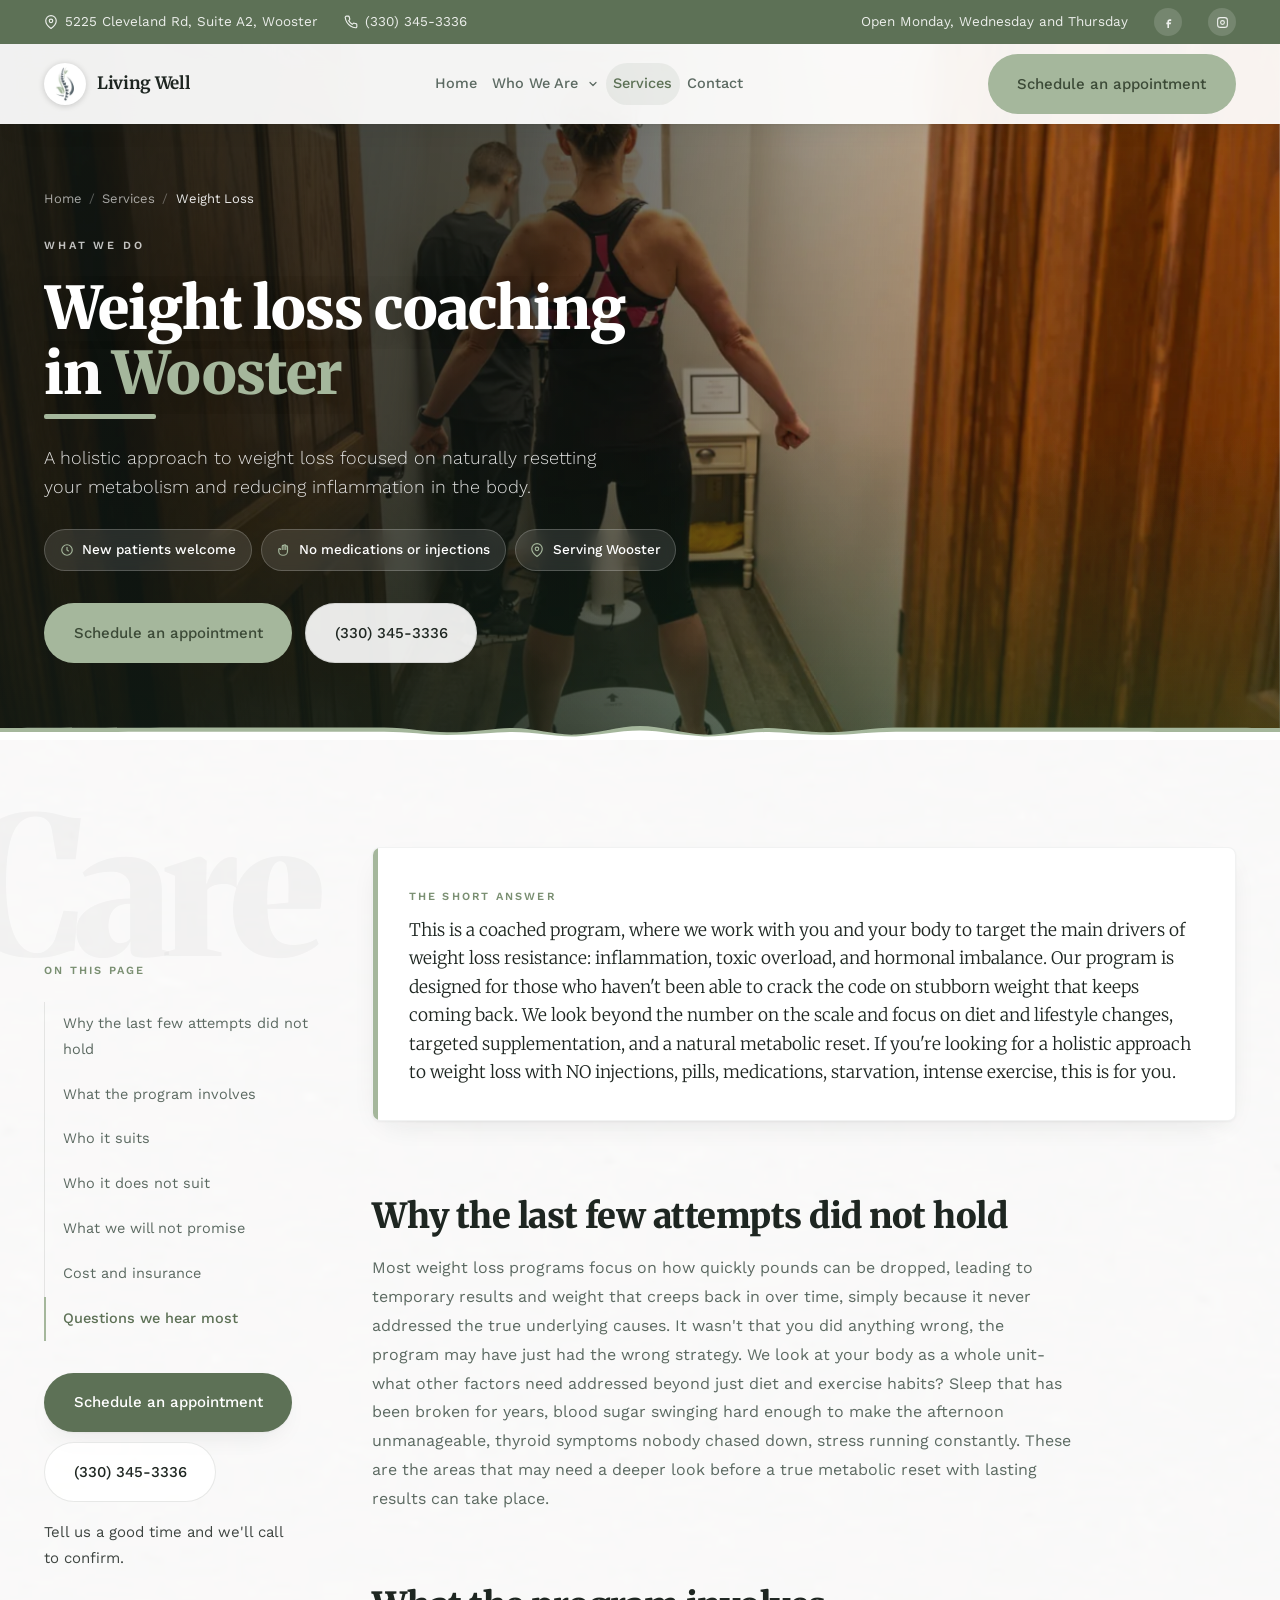
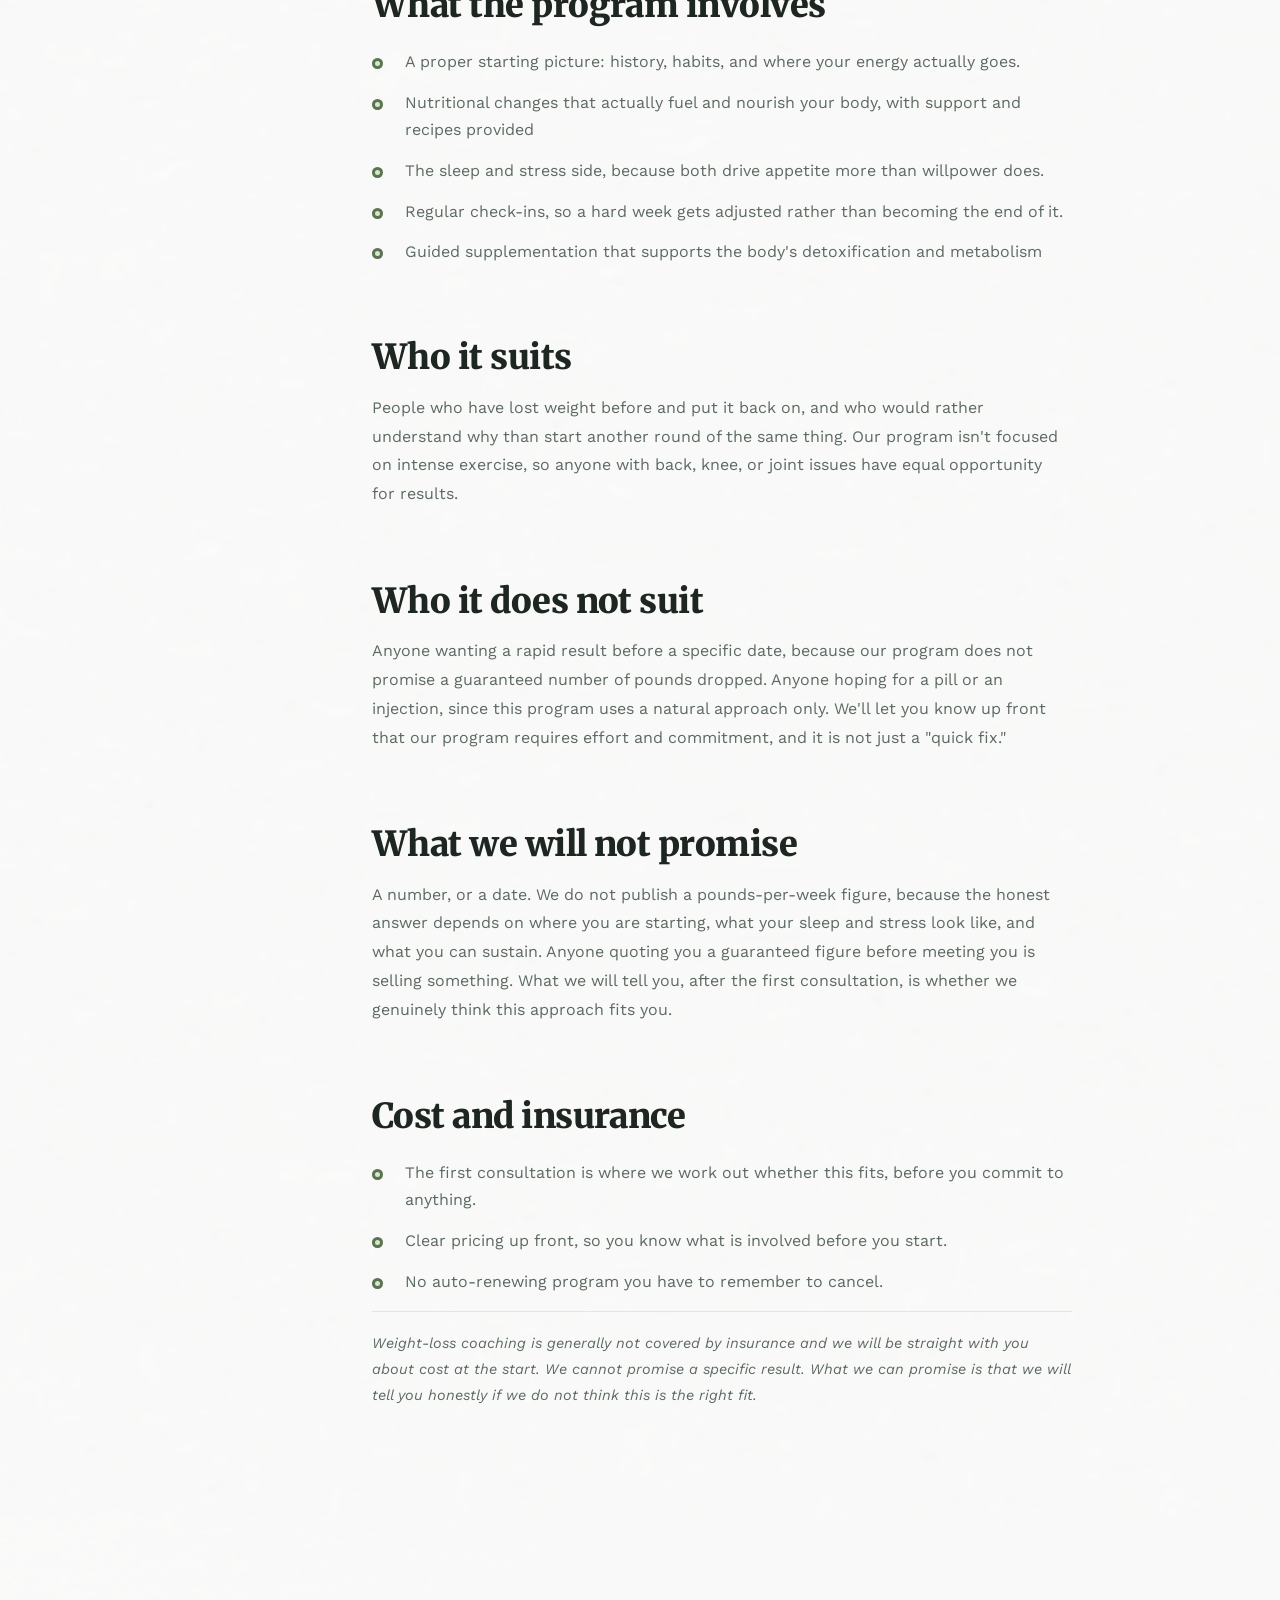
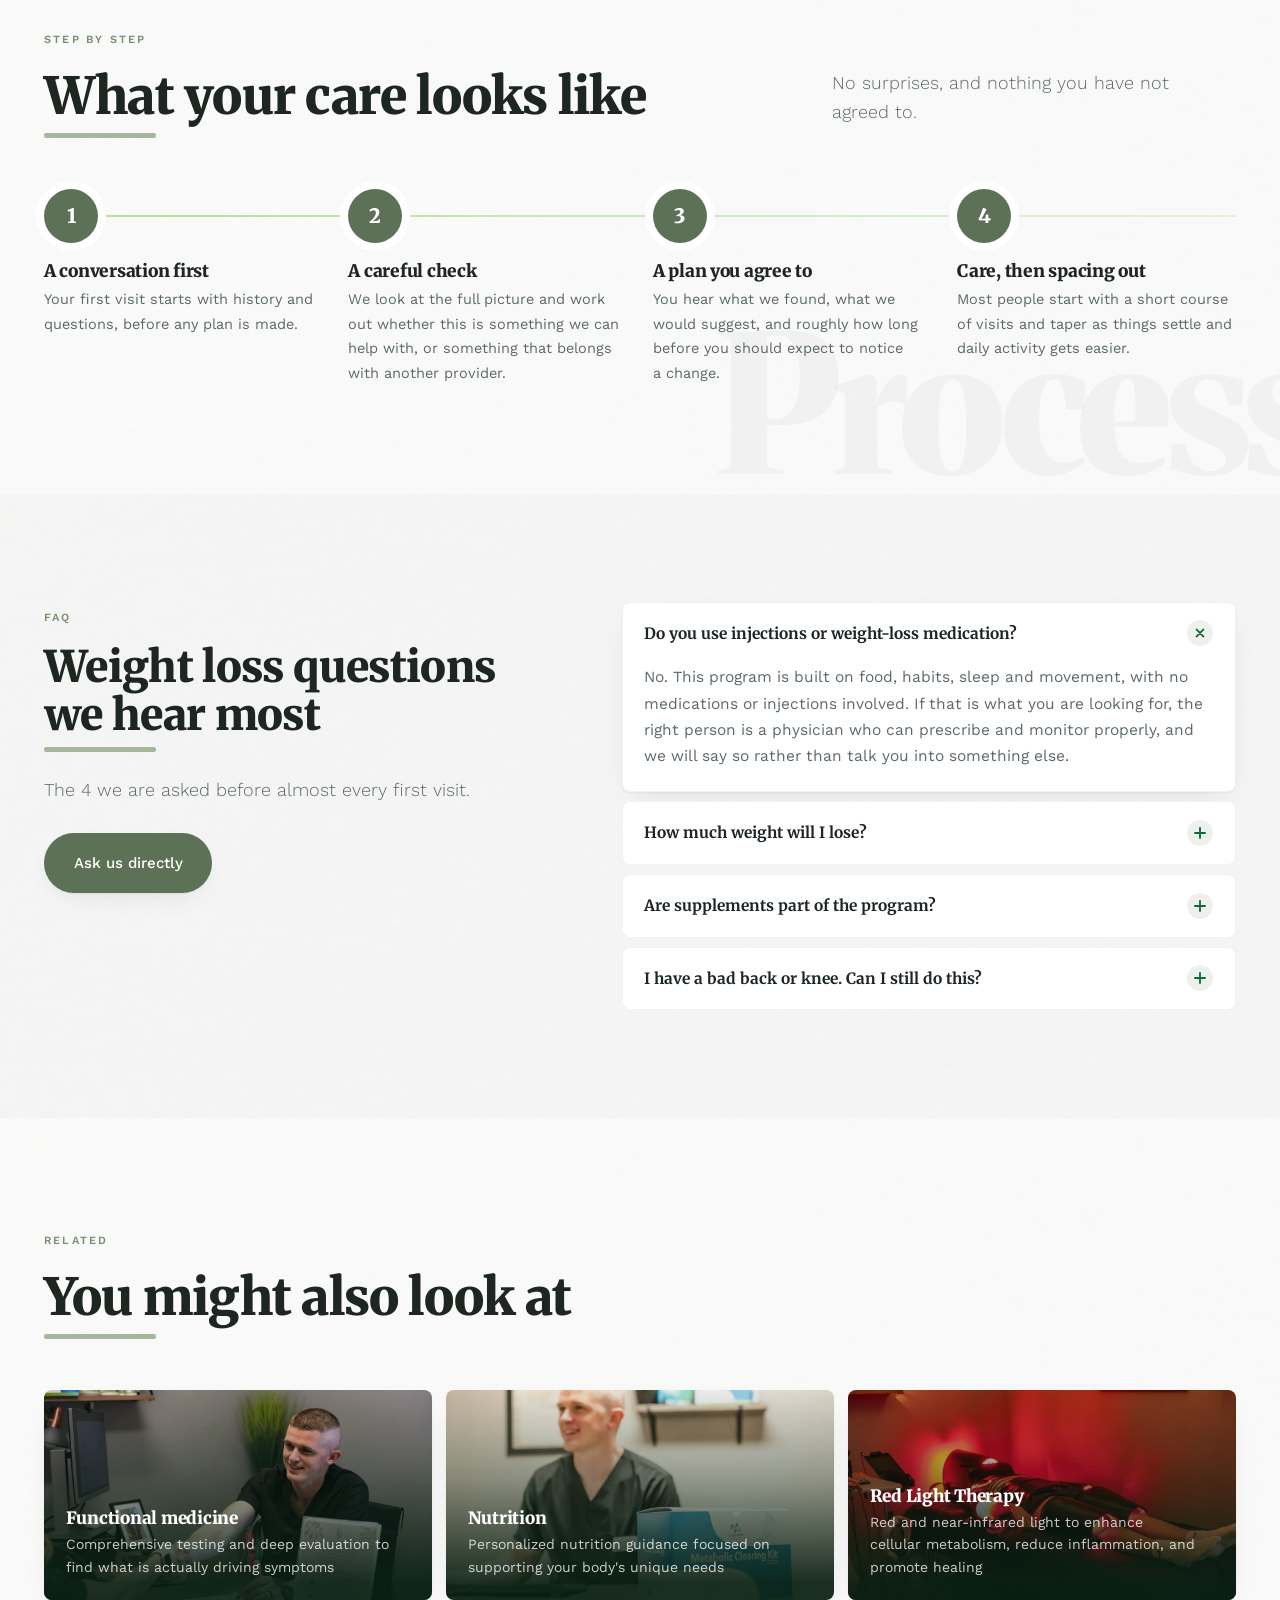
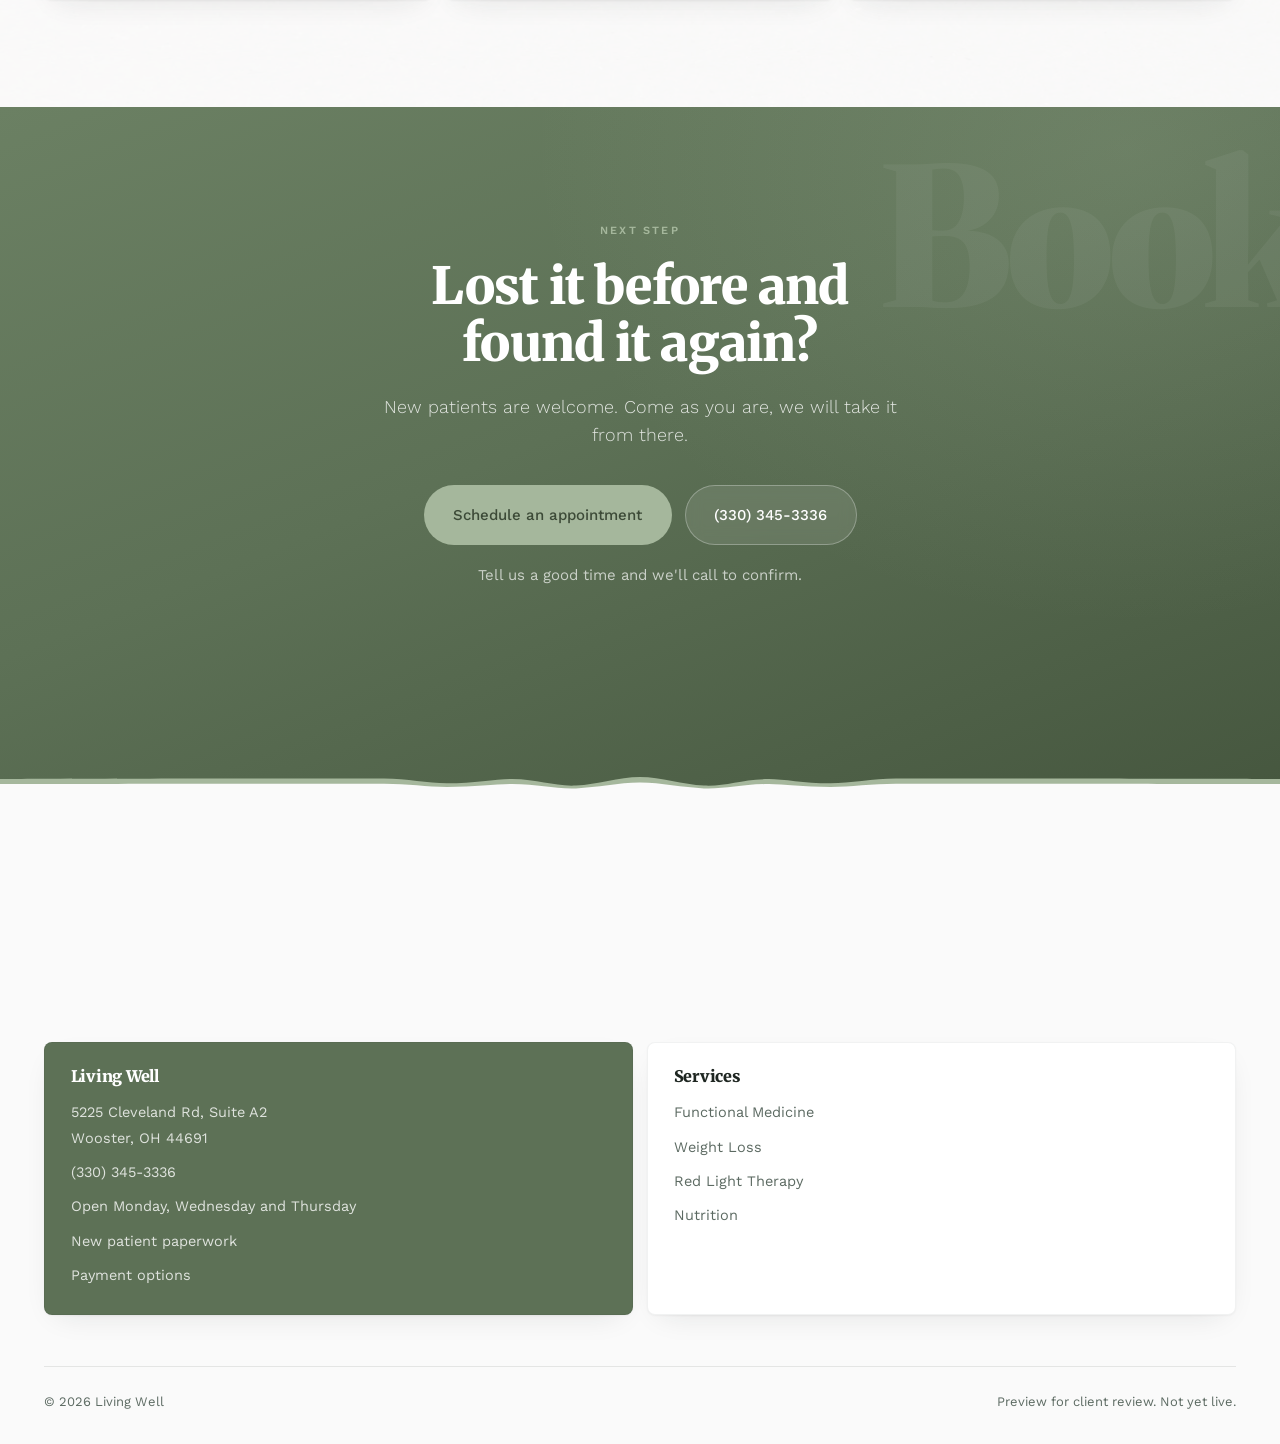
<file: capela-living-well-service-weight-loss.html>
<!DOCTYPE html>
<html lang="en">
<head>
<meta charset="utf-8">
<meta name="viewport" content="width=device-width, initial-scale=1">
<meta name="robots" content="noindex, nofollow">
<title>Weight Loss in Wooster, OH | Living Well</title>
<link rel="preconnect" href="https://fonts.googleapis.com">
<link rel="preconnect" href="https://fonts.gstatic.com" crossorigin>
<link href="https://fonts.googleapis.com/css2?family=Merriweather:ital,wght@0,300;0,400;0,700;0,900;1,300&family=Work+Sans:wght@300;400;500;600&display=swap" rel="stylesheet">
<script>document.documentElement.className+=' js';</script>
<link rel="stylesheet" href="sage.css">
<style>
/* Preview only. sage.css is byte-identical to the mockup's. */
.brand__logo{height:56px;width:auto;display:block}
.brand__logo--dark{display:none}
.nav.is-stuck .brand__logo--light,.nav.nav--solid .brand__logo--light{display:none}
.nav.is-stuck .brand__logo--dark,.nav.nav--solid .brand__logo--dark{display:block}

/* NAV FIT: second nav action ("Existing Patients", added 2026-08-11) costs the
   link row ~220px, which made "Who We Are" and "Patient Forms" wrap onto two
   lines below roughly 1500px. The links now never wrap, and between the mobile
   breakpoint and 1500px their padding and size tighten to make the room.
   sage.css stays byte-identical; this is preview-only, like the logo rules. */
.brand{flex:none}
.nav__links a{white-space:nowrap}
@media (min-width:1081px) and (max-width:1500px){
  .nav__links{gap:0}
  .nav__links a{padding-inline:.5em;font-size:14.5px}
}
/* Below 1250px the row cannot hold logo + six links + two buttons: the links
   already wrapped there BEFORE this button existed, and with it the logo got
   squeezed to nothing. So the existing-patient button steps aside below 1250,
   and the footer contact card carries the same link at every width, which is
   also how it is reached on mobile. The nowrap + tightening above means the
   1081-1250 band now holds one clean line, which it never did before. */
@media (max-width:1250px){ .nav__cta .btn-ghost{display:none} }
</style>
<style>/* Two-card footer (emit.py footer). */
@media (min-width:721px){.foot__cards--two{grid-template-columns:repeat(2,1fr)}}
</style>
<style>/* Icon + name brand (emit.py logo_html). */
.brand__icon{width:42px;height:42px;border-radius:50%;background:#fff;object-fit:contain;padding:3px;flex:none;box-shadow:0 1px 6px rgba(0,0,0,.18)}
@media (max-width:720px){.brand__icon{width:36px;height:36px}}
</style>
<style>/* Compact utility bar on phones (emit.py UTIL_COMPACT_CSS). */
@media (max-width:720px){.util .wrap>a[href*="maps"]{display:none}}
</style>
<style>/* Client palette over Sage green (emit.py palette_css). */
:root{--g-band:#5d7156;--g-mid:#7a8f72;--g-lite:#a5b79c;--g-lite-txt:#dde8d7;--g-deep:#3c4a37}
.sec--green{background:radial-gradient(80% 120% at 88% 6%, rgba(165,183,156,.20) 0%, rgba(165,183,156,0) 58%),linear-gradient(158deg,#6b8063 0%,#5d7156 46%,#46573f 100%)}
.ihero--green{background:radial-gradient(80% 120% at 88% 4%, rgba(165,183,156,.22) 0%, rgba(165,183,156,0) 56%),linear-gradient(158deg,#6b8063 0%,#5d7156 46%,#46573f 100%)}
.cite{background:radial-gradient(90% 130% at 92% 0%, rgba(165,183,156,.2) 0%, rgba(165,183,156,0) 60%),linear-gradient(154deg,#6b8063 0%,#5d7156 52%,#46573f 100%)}
.cred--g,.plabel--g{background:rgba(93,113,86,.09);border-color:rgba(93,113,86,.2)}
.nav.is-stuck .nav__links a:hover,.nav.is-stuck .nav__links a.on,.nav.nav--solid .nav__links a:hover,.nav.nav--solid .nav__links a.on{background:rgba(93,113,86,.09)}
.info__row .ic,summary::after{background-color:rgba(93,113,86,.1)}
.cta__row .ic,.offer__inc li::before{background-color:rgba(165,183,156,.22)}
</style>
<link rel="stylesheet" href="le-nav.css">
<script type="application/ld+json">{"@context":"https://schema.org","@type":"LocalBusiness","name":"Complete Chiropractic and Living Well - Functional Medicine and Weight Loss","url":"https://4livingwell.com/","telephone":"(330) 345-3336","address":{"@type":"PostalAddress","streetAddress":"5225 Cleveland Rd Suite A2","addressLocality":"Wooster","addressRegion":"OH","postalCode":"44691","addressCountry":"US"},"geo":{"@type":"GeoCoordinates","latitude":40.8628301,"longitude":-81.9234114}}</script>
</head>
<body>

<!-- ============================================================
     SERVICE DETAIL - the archetype behind 14 pages on the :8089
     build (/chiropractic/, /decompression/, /neuropathy/,
     /pediatric/, /prenatal/, /acupuncture/ and the rest).

     Band sequence is the BUILD's, unchanged:
       hero -> short answer + long body + evidence -> why patients
       choose this -> what your care looks like -> FAQ -> you might
       also look at -> CTA -> footer.
     Copy is the build's, verbatim. Only the flavour is new.
     ============================================================ -->

<div class="util">
  <div class="wrap">
    <a href="https://www.google.com/maps/search/?api=1&query=Living+Well%2C+5225+Cleveland+Rd%2C+Suite+A2%2C+Wooster%2C+OH+44691" target="_blank" rel="noopener"><svg width="14" height="14" viewBox="0 0 24 24" fill="none" stroke="currentColor" stroke-width="2"><path d="M21 10c0 7-9 13-9 13s-9-6-9-13a9 9 0 0118 0z"/><circle cx="12" cy="10" r="3"/></svg> 5225 Cleveland Rd, Suite A2, Wooster</a>
    <a href="tel:3303453336"><svg width="14" height="14" viewBox="0 0 24 24" fill="none" stroke="currentColor" stroke-width="2"><path d="M22 16.9v3a2 2 0 01-2.2 2 19.8 19.8 0 01-8.6-3.1 19.5 19.5 0 01-6-6A19.8 19.8 0 012.1 4.2 2 2 0 014.1 2h3a2 2 0 012 1.7c.1.9.4 1.8.7 2.7a2 2 0 01-.5 2.1L8.1 9.9a16 16 0 006 6l1.4-1.2a2 2 0 012.1-.5c.9.3 1.8.6 2.7.7a2 2 0 011.7 2z"/></svg> (330) 345-3336</a>
    <span class="spacer"></span>
    <span class="hide-s">Open Monday, Wednesday and Thursday</span>
    <a href="https://www.facebook.com/livingwellwooster/" target="_blank" rel="noopener" class="soc" aria-label="Facebook"><svg width="13" height="13" viewBox="0 0 24 24" fill="currentColor"><path d="M14 9h3V6h-3c-2.2 0-4 1.8-4 4v2H8v3h2v7h3v-7h3l1-3h-4v-2c0-.6.4-1 1-1z"/></svg></a>
    <a href="https://www.instagram.com/livingwell_wooster/" target="_blank" rel="noopener" class="soc" aria-label="Instagram"><svg width="13" height="13" viewBox="0 0 24 24" fill="none" stroke="currentColor" stroke-width="2"><rect x="3" y="3" width="18" height="18" rx="5"/><circle cx="12" cy="12" r="3.5"/></svg></a>
  </div>
</div>

<nav class="nav nav--solid" id="nav">
  <div class="wrap">
    <div class="nav__inner">
      <a href="index.html" class="brand" aria-label="Living Well"><img class="brand__icon" src="assets/brand-spine-icon.webp" alt="" aria-hidden="true"> <span class="le-brandtxt">Living Well</span></a>
      <div class="nav__links">
        <a href="index.html">Home</a><div class="nav__dd"><a href="capela-living-well-about.html" class="nav__dd-top">Who We Are</a><button type="button" class="nav__dd-btn" aria-expanded="false" aria-controls="dd-who" aria-label="Show the Who We Are menu"><svg width="12" height="12" viewBox="0 0 24 24" fill="none" stroke="currentColor" stroke-width="2.4" stroke-linecap="round" stroke-linejoin="round" aria-hidden="true"><path d="M6 9l6 6 6-6"/></svg></button><div class="nav__dd-menu" id="dd-who"><a href="capela-living-well-about.html">Meet the Team</a><a href="capela-living-well-payment-options.html">Payment Options</a></div></div><a href="capela-living-well-services.html" class="on" aria-current="page">Services</a><a href="capela-living-well-contact.html">Contact</a>
      </div>
      <div class="nav__cta">
        <a href="capela-living-well-special.html" class="btn btn-lite">Schedule an appointment</a>
        <button class="nav__burger" aria-label="Menu"><svg width="18" height="18" viewBox="0 0 24 24" stroke="currentColor" stroke-width="2" stroke-linecap="round"><path d="M3 7h18M3 12h18M3 17h18"/></svg></button>
      </div>
    </div>
  </div>
</nav>

<header class="ihero">
  <div class="ihero__media"><img src="assets/svc-styku.webp" alt="A Styku body scan at Living Well in Wooster"></div>
  <div class="ihero__scrim"></div>
  <div class="wrap">
    <div class="ihero__in">
      <nav class="crumb reveal" style="--d:0"><a href="index.html">Home</a><i>/</i><a href="capela-living-well-services.html">Services</a><i>/</i><b>Weight Loss</b></nav>
      <span class="eyebrow reveal" style="--d:1">What we do</span>
      <h1><span class="mask"><span style="--d:2">Weight loss coaching</span></span><span class="mask"><span style="--d:3">in <em style="font-style:normal;color:var(--g-lite)">Wooster</em></span></span></h1>
      <span class="rule"></span>
      <p class="ihero__sub reveal" style="--d:5">A holistic approach to weight loss focused on naturally resetting your metabolism and reducing inflammation in the body.</p>
      <div class="chips reveal" style="--d:6">
        <span class="chip"><svg width="14" height="14" viewBox="0 0 24 24" fill="none" stroke="currentColor" stroke-width="2"><circle cx="12" cy="12" r="9"/><path d="M12 7v5l3 2"/></svg> New patients welcome</span>
        <span class="chip"><svg width="14" height="14" viewBox="0 0 24 24" fill="none" stroke="currentColor" stroke-width="2" stroke-linecap="round"><path d="M9 11V5.5a1.5 1.5 0 013 0V11m0 0V4.5a1.5 1.5 0 013 0V11m0 0V6.5a1.5 1.5 0 013 0V14a7 7 0 01-7 7h-1a7 7 0 01-7-7v-3a1.5 1.5 0 013 0"/></svg>  No medications or injections</span>
        <span class="chip"><svg width="14" height="14" viewBox="0 0 24 24" fill="none" stroke="currentColor" stroke-width="2"><path d="M21 10c0 7-9 13-9 13s-9-6-9-13a9 9 0 0118 0z"/><circle cx="12" cy="10" r="3"/></svg> Serving Wooster</span>
      </div>
      <div class="ihero__acts reveal" style="--d:7">
        <a href="capela-living-well-special.html" class="btn btn-lite">Schedule an appointment</a>
        <a href="tel:3303453336" class="btn btn-ghost">(330) 345-3336</a>
      </div>
    </div>
  </div>
  <div class="wave" style="--wave-end:#fff">
    <svg viewBox="0 0 1440 320" preserveAspectRatio="none"><path d="M1440 276.8s-255.057-1.964-432-1.54c-26.047.061-51.843 15.76-73.44 15.94-30.357.252-54.058-14.95-70.56-14.4-30.211 1.008-48 25.2-72 21.6-24-3.6-48-28.8-72-28.8s-48 25.2-72 28.8c-24 3.6-41.789-20.592-72-21.6-16.769-.559-42.412 14.64-73.44 14.388-21.623-.175-44.532-15.871-70.56-15.932C254.828 274.847 0 276.8 0 276.8V320h1440v-43.2Z"/></svg>
    <svg viewBox="0 0 1440 320" preserveAspectRatio="none"><path d="M1440 276.8s-255.057-1.964-432-1.54c-26.047.061-51.843 15.76-73.44 15.94-30.357.252-54.058-14.95-70.56-14.4-30.211 1.008-48 25.2-72 21.6-24-3.6-48-28.8-72-28.8s-48 25.2-72 28.8c-24 3.6-41.789-20.592-72-21.6-16.769-.559-42.412 14.64-73.44 14.388-21.623-.175-44.532-15.871-70.56-15.932C254.828 274.847 0 276.8 0 276.8V320h1440v-43.2Z"/></svg>
  </div>
</header>

<!-- ============ SHORT ANSWER + LONG BODY + EVIDENCE ============
     One 8,000px column on the build, with four H2s inside it and
     no way for the reader to see the page's own shape. Same copy,
     given the services band's pinned-side grammar. -->
<section class="sec grain" id="answer">
  <div class="ghost ghost--l" style="left:-3%;top:3%">Care</div>
  <div class="wrap">
    <div class="body__grid">

      <aside class="body__rail reveal">
        <span class="eyebrow">On this page</span>
        <nav><ul class="toc">
          <li><a href="#why-the-last-few-attempts-did-not-hold">Why the last few attempts did not hold</a></li>
          <li><a href="#what-the-program-involves">What the program involves</a></li>
          <li><a href="#who-it-suits">Who it suits</a></li>
          <li><a href="#who-it-does-not-suit">Who it does not suit</a></li>
          <li><a href="#what-we-will-not-promise">What we will not promise</a></li>
          <li><a href="#cost-and-insurance">Cost and insurance</a></li>
          <li><a href="#faq">Questions we hear most</a></li>
        </ul></nav>
        <div class="rail__cta">
          <a href="capela-living-well-special.html" class="btn btn-primary">Schedule an appointment</a>
          <a href="tel:3303453336" class="btn btn-ghost">(330) 345-3336</a>
        </div>
        <p style="margin-top:1.1em;font-size:15px;opacity:.85">Tell us a good time and we'll call to confirm.</p>
      </aside>

      <div>
        <div class="answer reveal">
          <span class="eyebrow">The short answer</span>
          <p>This is a coached program, where we work with you and your body to target the main drivers of weight loss resistance: inflammation, toxic overload, and hormonal imbalance. Our program is designed for those who haven't been able to crack the code on stubborn weight that keeps coming back. We look beyond the number on the scale and focus on diet and lifestyle changes, targeted supplementation, and a natural metabolic reset. If you're looking for a holistic approach to weight loss with NO injections, pills, medications, starvation, intense exercise, this is for you.</p>
        </div>

        <div class="prose reveal" style="--d:1">
          <h2 id="why-the-last-few-attempts-did-not-hold" style="margin-top:2.2em">Why the last few attempts did not hold</h2>
          <p>Most weight loss programs focus on how quickly pounds can be dropped, leading to temporary results and weight that creeps back in over time, simply because it never addressed the true underlying causes. It wasn't that you did anything wrong, the program may have just had the wrong strategy. We look at your body as a whole unit- what other factors need addressed beyond just diet and exercise habits? Sleep that has been broken for years, blood sugar swinging hard enough to make the afternoon unmanageable, thyroid symptoms nobody chased down, stress running constantly. These are the areas that may need a deeper look before a true metabolic reset with lasting results can take place.</p>
          
          <h2 id="what-the-program-involves">What the program involves</h2>
          <ul>
            <li>A proper starting picture: history, habits, and where your energy actually goes.</li>
            <li>Nutritional changes that actually fuel and nourish your body, with support and recipes provided</li>
            <li>The sleep and stress side, because both drive appetite more than willpower does.</li>
            <li>Regular check-ins, so a hard week gets adjusted rather than becoming the end of it.</li>
            <li>Guided supplementation that supports the body's detoxification and metabolism</li>
          </ul>
          
          <h2 id="who-it-suits">Who it suits</h2>
          <p>People who have lost weight before and put it back on, and who would rather understand why than start another round of the same thing. Our program isn't focused on intense exercise, so anyone with back, knee, or joint issues have equal opportunity for results.</p>
          
          <h2 id="who-it-does-not-suit">Who it does not suit</h2>
          <p>Anyone wanting a rapid result before a specific date, because our program does not promise a guaranteed number of pounds dropped. Anyone hoping for a pill or an injection, since this program uses a natural approach only. We'll let you know up front that our program requires effort and commitment, and it is not just a "quick fix."</p>
          
          <h2 id="what-we-will-not-promise">What we will not promise</h2>
          <p>A number, or a date. We do not publish a pounds-per-week figure, because the honest answer depends on where you are starting, what your sleep and stress look like, and what you can sustain. Anyone quoting you a guaranteed figure before meeting you is selling something. What we will tell you, after the first consultation, is whether we genuinely think this approach fits you.</p>
          
          <h2 id="cost-and-insurance">Cost and insurance</h2>
          <ul>
            <li>The first consultation is where we work out whether this fits, before you commit to anything.</li>
            <li>Clear pricing up front, so you know what is involved before you start.</li>
            <li>No auto-renewing program you have to remember to cancel.</li>
          </ul>
          <p class="prose__note">Weight-loss coaching is generally not covered by insurance and we will be straight with you about cost at the start. We cannot promise a specific result. What we can promise is that we will tell you honestly if we do not think this is the right fit.</p>
        </div>
      </div>

    </div>
  </div>
</section>

<!-- ============ WHAT YOUR CARE LOOKS LIKE ============ -->
<section class="sec grain">
  <div class="ghost ghost--r" style="right:-3%;bottom:2%">Process</div>
  <div class="wrap">
    <div class="head reveal">
      <div>
        <span class="eyebrow">Step by step</span>
        <h2>What your care looks like</h2>
        <span class="rule"></span>
      </div>
      <p class="head__note lead">No surprises, and nothing you have not agreed to.</p>
    </div>
    <div class="steps">
      <div class="step reveal" style="--d:0"><span class="step__n">1</span><h3>A conversation first</h3><p>Your first visit starts with history and questions, before any plan is made.</p></div>
      <div class="step reveal" style="--d:1"><span class="step__n">2</span><h3>A careful check</h3><p>We look at the full picture and work out whether this is something we can help with, or something that belongs with another provider.</p></div>
      <div class="step reveal" style="--d:2"><span class="step__n">3</span><h3>A plan you agree to</h3><p>You hear what we found, what we would suggest, and roughly how long before you should expect to notice a change.</p></div>
      <div class="step reveal" style="--d:3"><span class="step__n">4</span><h3>Care, then spacing out</h3><p>Most people start with a short course of visits and taper as things settle and daily activity gets easier.</p></div>
    </div>
  </div>
</section>

<!-- ============ FAQ ============ -->
<section class="sec sec--paper grain" id="faq">
  <div class="wrap">
    <div class="faq">
      <div class="reveal">
        <span class="eyebrow">FAQ</span>
        <h2 style="margin-top:.3em">Weight loss questions we hear most</h2>
        <span class="rule"></span>
        <p class="lead" style="margin-top:1.3em">The 4 we are asked before almost every first visit.</p>
        <a href="tel:3303453336" class="btn btn-primary" style="margin-top:1.9em">Ask us directly</a>
      </div>
      <div class="faq__list reveal" style="--d:1">
        <details open><summary>Do you use injections or weight-loss medication?</summary><div class="faq__a">No. This program is built on food, habits, sleep and movement, with no medications or injections involved. If that is what you are looking for, the right person is a physician who can prescribe and monitor properly, and we will say so rather than talk you into something else.</div></details>
        <details><summary>How much weight will I lose?</summary><div class="faq__a">We do not give a specific number we expect, and we would be wary of anyone who does. We focus on results beyond what the scale says, such as your energy levels, inflammation control, hormonal improvements, and sleep quality. Everybody is different, and we celebrate all wins, no matter the number of pounds dropped.</div></details>
        <details><summary>Are supplements part of the program?</summary><div class="faq__a">Guided supplementation can be part of the program. Where a specific nutritional support is worth it for you, we will say so, explain why, and go over any cost before you decide.</div></details>
        <details><summary>I have a bad back or knee. Can I still do this?</summary><div class="faq__a">Yes. We build the movement side around the body you have now rather than the one a generic plan assumes. For a lot of people those two problems have been feeding each other for years.</div></details>
      </div>
    </div>
  </div>
</section>

<!-- ============ YOU MIGHT ALSO LOOK AT ============ -->
<section class="sec grain">
  <div class="wrap">
    <div class="head reveal">
      <div>
        <span class="eyebrow">Related</span>
        <h2>You might also look at</h2>
        <span class="rule"></span>
      </div>
    </div>
    <div class="rel">
      <a class="rcard reveal" style="--d:0" href="capela-living-well-service-functional-medicine.html"><img src="assets/svc-functional-consult.webp" alt="Functional medicine"><span class="rcard__in"><h3>Functional medicine</h3><p>Comprehensive testing and deep evaluation to find what is actually driving symptoms</p></span></a>
      <a class="rcard reveal" style="--d:1" href="capela-living-well-service-nutrition.html"><img src="assets/svc-metabolic-kit.webp" alt="Nutrition"><span class="rcard__in"><h3>Nutrition</h3><p>Personalized nutrition guidance focused on supporting your body's unique needs</p></span></a>
      <a class="rcard reveal" style="--d:2" href="capela-living-well-service-red-light-therapy.html"><img src="assets/svc-red-light.webp" alt="Red Light Therapy"><span class="rcard__in"><h3>Red Light Therapy</h3><p>Red and near-infrared light to enhance cellular metabolism, reduce inflammation, and promote healing</p></span></a>
    </div>
  </div>
</section>

<!-- ============ CTA ============ -->
<section class="sec sec--green on-dark sec--wavebottom">
  <div class="ghost ghost--r" style="right:-2%;top:8%">Book</div>
  <div class="wrap">
    <div class="endcta reveal">
      <span class="eyebrow">Next step</span>
      <h2 style="margin-top:.3em">Lost it before and found it again?</h2>
      <p class="lead">New patients are welcome. Come as you are, we will take it from there.</p>
      <div class="endcta__acts">
        <a href="capela-living-well-special.html" class="btn btn-lite">Schedule an appointment</a>
        <a href="tel:3303453336" class="btn btn-ghost">(330) 345-3336</a>
      </div>
      <p style="margin-top:1.1em;font-size:15px;opacity:.85">Tell us a good time and we'll call to confirm.</p>
    </div>
  </div>
  <div class="wave" style="--wave-end:var(--paper-2)">
    <svg viewBox="0 0 1440 320" preserveAspectRatio="none"><path d="M1440 276.8s-255.057-1.964-432-1.54c-26.047.061-51.843 15.76-73.44 15.94-30.357.252-54.058-14.95-70.56-14.4-30.211 1.008-48 25.2-72 21.6-24-3.6-48-28.8-72-28.8s-48 25.2-72 28.8c-24 3.6-41.789-20.592-72-21.6-16.769-.559-42.412 14.64-73.44 14.388-21.623-.175-44.532-15.871-70.56-15.932C254.828 274.847 0 276.8 0 276.8V320h1440v-43.2Z"/></svg>
    <svg viewBox="0 0 1440 320" preserveAspectRatio="none"><path d="M1440 276.8s-255.057-1.964-432-1.54c-26.047.061-51.843 15.76-73.44 15.94-30.357.252-54.058-14.95-70.56-14.4-30.211 1.008-48 25.2-72 21.6-24-3.6-48-28.8-72-28.8s-48 25.2-72 28.8c-24 3.6-41.789-20.592-72-21.6-16.769-.559-42.412 14.64-73.44 14.388-21.623-.175-44.532-15.871-70.56-15.932C254.828 274.847 0 276.8 0 276.8V320h1440v-43.2Z"/></svg>
  </div>
</section>

<footer class="foot" id="foot">
  <div class="wrap">
    <div class="foot__megawrap"><h2 class="foot__mega" id="mega">Contact <em>Us</em></h2></div>
    <div class="foot__cards foot__cards--two">
      <div class="card fc fc--g reveal" style="--d:0"><h3>Living Well</h3><ul><li>5225 Cleveland Rd, Suite A2<br>Wooster, OH 44691</li><li><a href="tel:3303453336">(330) 345-3336</a></li><li>Open Monday, Wednesday and Thursday</li><li><a href="capela-living-well-new-patient-paperwork.html">New patient paperwork</a></li><li><a href="capela-living-well-payment-options.html">Payment options</a></li></ul></div>
      <div class="card fc reveal" style="--d:1"><h3>Services</h3><ul><li><a href="capela-living-well-service-functional-medicine.html">Functional Medicine</a></li><li><a href="capela-living-well-service-weight-loss.html">Weight Loss</a></li><li><a href="capela-living-well-service-red-light-therapy.html">Red Light Therapy</a></li><li><a href="capela-living-well-service-nutrition.html">Nutrition</a></li><li></li></ul></div>

    </div>
    <div class="foot__base"><span>&copy; 2026 Living Well</span><span class="spacer"></span><span>Preview for client review. Not yet live.</span></div>
  </div>
</footer>

<div class="mobar">
  <a href="tel:3303453336" class="btn btn-ghost">Call</a>
  <a href="capela-living-well-special.html" class="btn btn-primary">Schedule an appointment</a>
</div>

<script src="sage.js"></script>
</body>
</html>
</file>
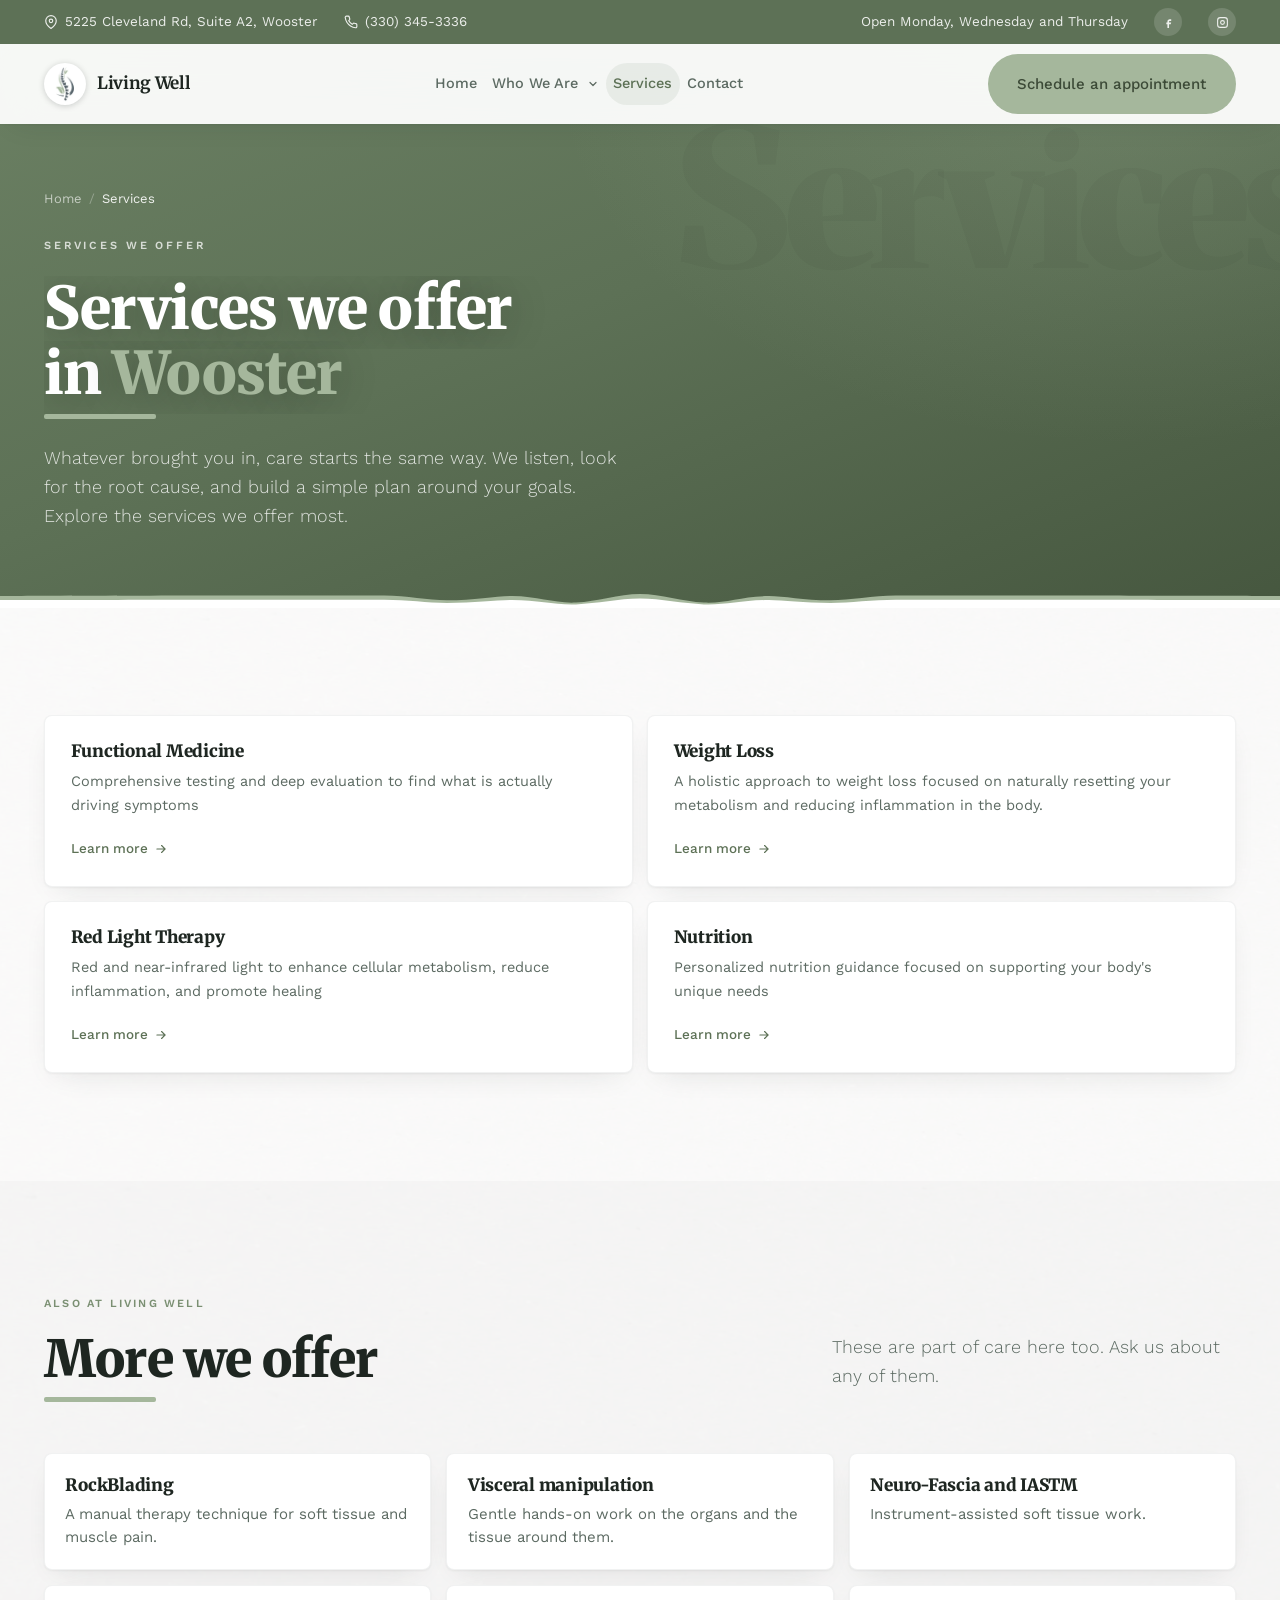
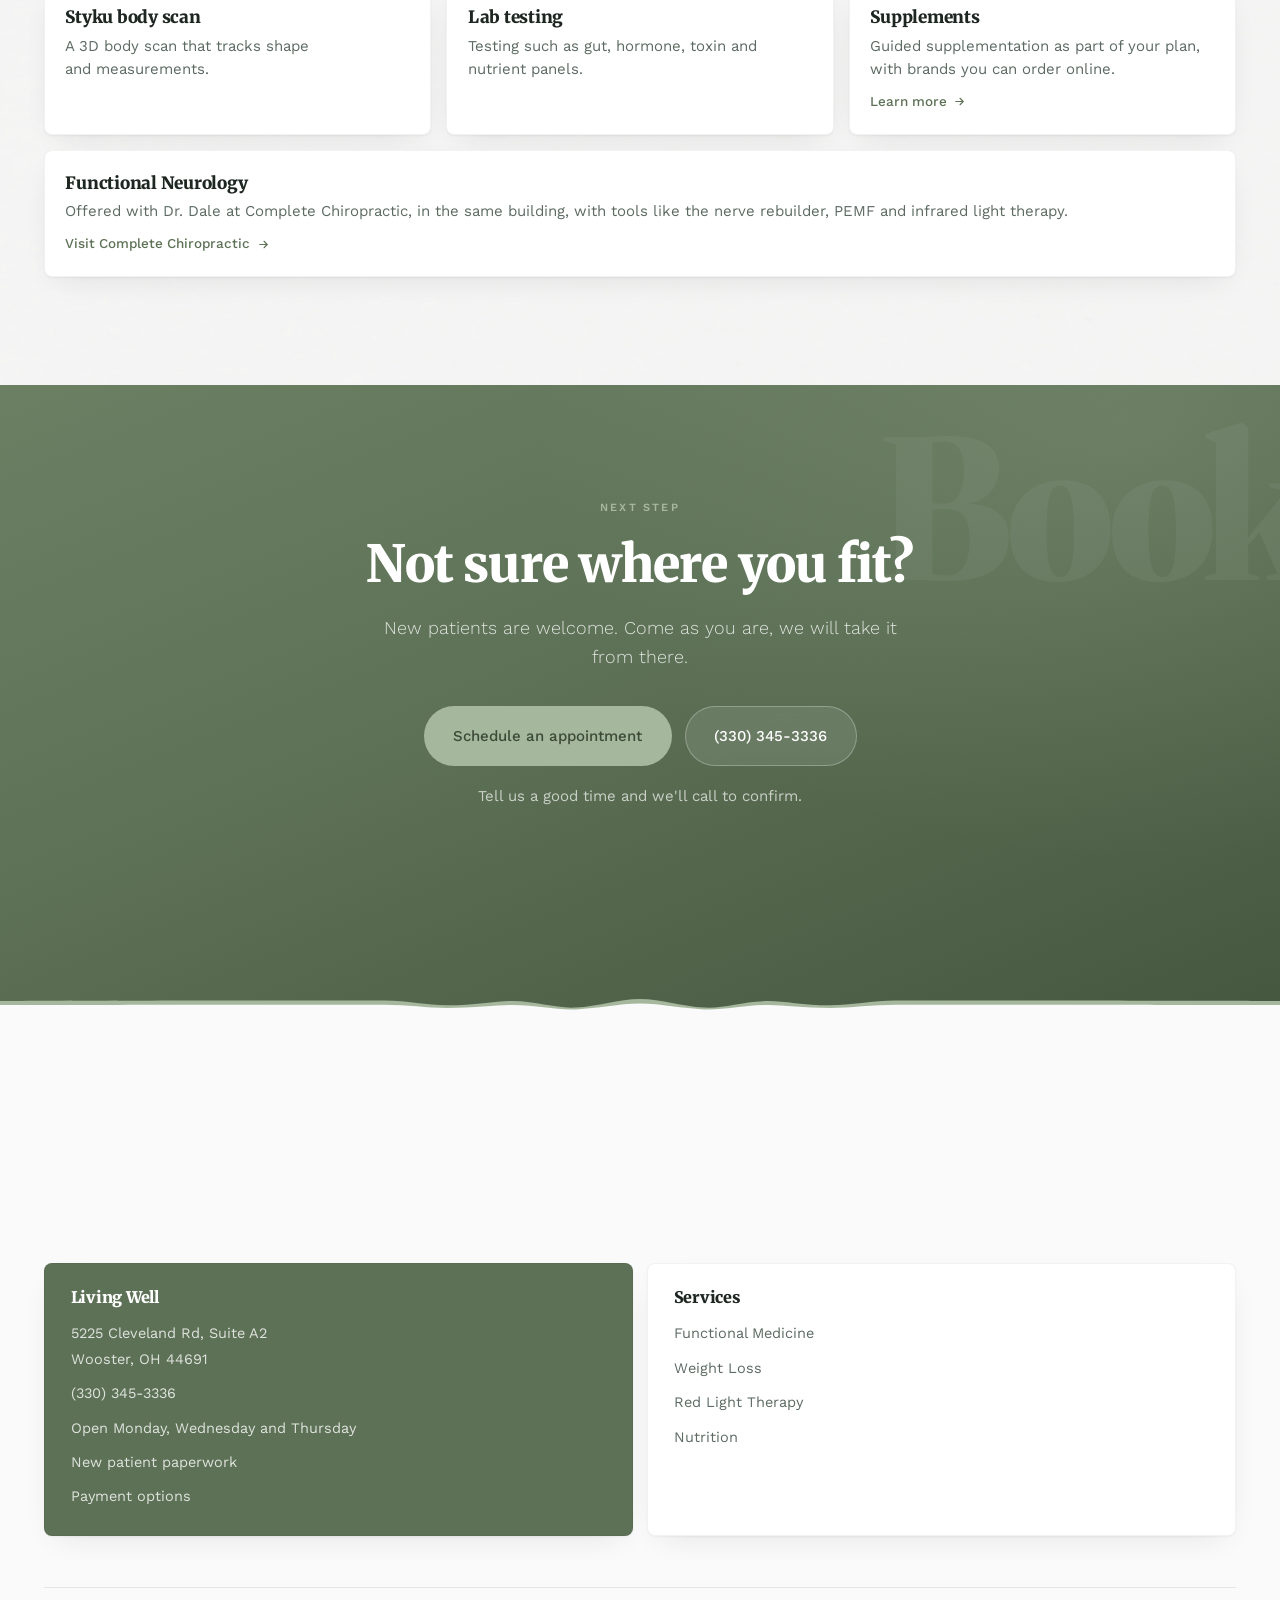
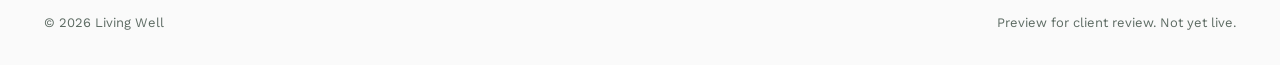
<file: capela-living-well-services.html>
<!DOCTYPE html>
<html lang="en">
<head>
<meta charset="utf-8">
<meta name="viewport" content="width=device-width, initial-scale=1">
<meta name="robots" content="noindex, nofollow">
<title>Our Services - Living Well</title>
<link rel="preconnect" href="https://fonts.googleapis.com">
<link rel="preconnect" href="https://fonts.gstatic.com" crossorigin>
<link href="https://fonts.googleapis.com/css2?family=Merriweather:ital,wght@0,300;0,400;0,700;0,900;1,300&family=Work+Sans:wght@300;400;500;600&display=swap" rel="stylesheet">
<script>document.documentElement.className+=' js';</script>
<link rel="stylesheet" href="sage.css">
<style>
/* Preview only. sage.css is byte-identical to the mockup's. */
.brand__logo{height:56px;width:auto;display:block}
.brand__logo--dark{display:none}
.nav.is-stuck .brand__logo--light,.nav.nav--solid .brand__logo--light{display:none}
.nav.is-stuck .brand__logo--dark,.nav.nav--solid .brand__logo--dark{display:block}

/* NAV FIT: second nav action ("Existing Patients", added 2026-08-11) costs the
   link row ~220px, which made "Who We Are" and "Patient Forms" wrap onto two
   lines below roughly 1500px. The links now never wrap, and between the mobile
   breakpoint and 1500px their padding and size tighten to make the room.
   sage.css stays byte-identical; this is preview-only, like the logo rules. */
.brand{flex:none}
.nav__links a{white-space:nowrap}
@media (min-width:1081px) and (max-width:1500px){
  .nav__links{gap:0}
  .nav__links a{padding-inline:.5em;font-size:14.5px}
}
/* Below 1250px the row cannot hold logo + six links + two buttons: the links
   already wrapped there BEFORE this button existed, and with it the logo got
   squeezed to nothing. So the existing-patient button steps aside below 1250,
   and the footer contact card carries the same link at every width, which is
   also how it is reached on mobile. The nowrap + tightening above means the
   1081-1250 band now holds one clean line, which it never did before. */
@media (max-width:1250px){ .nav__cta .btn-ghost{display:none} }
</style>
<style>/* Two-card footer (emit.py footer). */
@media (min-width:721px){.foot__cards--two{grid-template-columns:repeat(2,1fr)}}
</style>
<style>/* Icon + name brand (emit.py logo_html). */
.brand__icon{width:42px;height:42px;border-radius:50%;background:#fff;object-fit:contain;padding:3px;flex:none;box-shadow:0 1px 6px rgba(0,0,0,.18)}
@media (max-width:720px){.brand__icon{width:36px;height:36px}}
</style>
<style>/* More-services list (emit.py extra_services_band). */
.xsvc__grid{list-style:none;margin:0;padding:0;display:grid;grid-template-columns:repeat(auto-fill,minmax(240px,1fr));gap:clamp(12px,1.2vw,18px)}
.xsvc{padding:clamp(18px,1.6vw,24px)}
.xsvc h3{font-size:17px;line-height:1.3}
.xsvc p{margin-top:.45em;font-size:15px;color:var(--ink-soft);line-height:1.5}
</style>
<style>/* Compact utility bar on phones (emit.py UTIL_COMPACT_CSS). */
@media (max-width:720px){.util .wrap>a[href*="maps"]{display:none}}
</style>
<style>/* Client palette over Sage green (emit.py palette_css). */
:root{--g-band:#5d7156;--g-mid:#7a8f72;--g-lite:#a5b79c;--g-lite-txt:#dde8d7;--g-deep:#3c4a37}
.sec--green{background:radial-gradient(80% 120% at 88% 6%, rgba(165,183,156,.20) 0%, rgba(165,183,156,0) 58%),linear-gradient(158deg,#6b8063 0%,#5d7156 46%,#46573f 100%)}
.ihero--green{background:radial-gradient(80% 120% at 88% 4%, rgba(165,183,156,.22) 0%, rgba(165,183,156,0) 56%),linear-gradient(158deg,#6b8063 0%,#5d7156 46%,#46573f 100%)}
.cite{background:radial-gradient(90% 130% at 92% 0%, rgba(165,183,156,.2) 0%, rgba(165,183,156,0) 60%),linear-gradient(154deg,#6b8063 0%,#5d7156 52%,#46573f 100%)}
.cred--g,.plabel--g{background:rgba(93,113,86,.09);border-color:rgba(93,113,86,.2)}
.nav.is-stuck .nav__links a:hover,.nav.is-stuck .nav__links a.on,.nav.nav--solid .nav__links a:hover,.nav.nav--solid .nav__links a.on{background:rgba(93,113,86,.09)}
.info__row .ic,summary::after{background-color:rgba(93,113,86,.1)}
.cta__row .ic,.offer__inc li::before{background-color:rgba(165,183,156,.22)}
</style>
<style>/* Four core services (2026-10-06). Functional neurology moved to the
   Complete Chiropractic site, so the main grid holds the four core services
   that Home, About and the footer list. On desktop they sit two by two so no
   row is left with a hole; tablets already use two columns, phones one.
   Supplements and a small Functional Neurology pointer live in "More we offer". */
@media (min-width:1081px){ .hub--four{grid-template-columns:repeat(2,minmax(0,1fr))} }
/* "More we offer" holds seven items (two retired exercise and light-glasses cards came off
   2026-10-07), so from tablet up it runs three across and the Functional Neurology
   pointer, last, takes the full row instead of sitting alone in one column. */
@media (min-width:721px){ #more-services .xsvc__grid{grid-template-columns:repeat(3,minmax(0,1fr))} #more-services .xsvc__grid>li:last-child:nth-child(3n+1){grid-column:1/-1} }
.xsvc--link{padding:0}
.xsvc--link>a{display:flex;flex-direction:column;height:100%;padding:clamp(18px,1.6vw,24px);color:inherit;border-radius:inherit}
.xsvc__go{display:inline-flex;align-items:center;gap:.45em;margin-top:.7em;font-size:13.5px;font-weight:500;color:var(--g-band)}
.xsvc--link:hover{border-color:var(--g-lite)}
.xsvc--link>a:hover .xsvc__go svg,.xsvc--link>a:focus-visible .xsvc__go svg{transform:translateX(4px)}
.xsvc__go svg{transition:transform .3s var(--ease)}
</style>
<link rel="stylesheet" href="le-nav.css">
<script type="application/ld+json">{"@context":"https://schema.org","@type":"LocalBusiness","name":"Complete Chiropractic and Living Well - Functional Medicine and Weight Loss","url":"https://4livingwell.com/","telephone":"(330) 345-3336","address":{"@type":"PostalAddress","streetAddress":"5225 Cleveland Rd Suite A2","addressLocality":"Wooster","addressRegion":"OH","postalCode":"44691","addressCountry":"US"},"geo":{"@type":"GeoCoordinates","latitude":40.8628301,"longitude":-81.9234114}}</script>
</head>
<body>

<!-- ============================================================
     HUB / INDEX - covers BOTH /conditions/ (21 cards) and
     /services/ (14 cards). Same band sequence on the build, same
     card, same closing CTA; only the card count and the H1 differ.
     The conditions hub is shown because it is the harder case:
     21 items is past the point where a flat grid can be scanned,
     which is why the A-Z index below exists and the services hub
     would not need one.

     GREEN hero rather than a photograph. A hub page has no single
     subject, and the build's own answer here was a stock image
     that did not mean anything. The band gradient plus the ghost
     word carries it, and it varies the rhythm of the set.
     ============================================================ -->

<div class="util">
  <div class="wrap">
    <a href="https://www.google.com/maps/search/?api=1&query=Living+Well%2C+5225+Cleveland+Rd%2C+Suite+A2%2C+Wooster%2C+OH+44691" target="_blank" rel="noopener"><svg width="14" height="14" viewBox="0 0 24 24" fill="none" stroke="currentColor" stroke-width="2"><path d="M21 10c0 7-9 13-9 13s-9-6-9-13a9 9 0 0118 0z"/><circle cx="12" cy="10" r="3"/></svg> 5225 Cleveland Rd, Suite A2, Wooster</a>
    <a href="tel:3303453336"><svg width="14" height="14" viewBox="0 0 24 24" fill="none" stroke="currentColor" stroke-width="2"><path d="M22 16.9v3a2 2 0 01-2.2 2 19.8 19.8 0 01-8.6-3.1 19.5 19.5 0 01-6-6A19.8 19.8 0 012.1 4.2 2 2 0 014.1 2h3a2 2 0 012 1.7c.1.9.4 1.8.7 2.7a2 2 0 01-.5 2.1L8.1 9.9a16 16 0 006 6l1.4-1.2a2 2 0 012.1-.5c.9.3 1.8.6 2.7.7a2 2 0 011.7 2z"/></svg> (330) 345-3336</a>
    <span class="spacer"></span>
    <span class="hide-s">Open Monday, Wednesday and Thursday</span>
    <a href="https://www.facebook.com/livingwellwooster/" target="_blank" rel="noopener" class="soc" aria-label="Facebook"><svg width="13" height="13" viewBox="0 0 24 24" fill="currentColor"><path d="M14 9h3V6h-3c-2.2 0-4 1.8-4 4v2H8v3h2v7h3v-7h3l1-3h-4v-2c0-.6.4-1 1-1z"/></svg></a>
    <a href="https://www.instagram.com/livingwell_wooster/" target="_blank" rel="noopener" class="soc" aria-label="Instagram"><svg width="13" height="13" viewBox="0 0 24 24" fill="none" stroke="currentColor" stroke-width="2"><rect x="3" y="3" width="18" height="18" rx="5"/><circle cx="12" cy="12" r="3.5"/></svg></a>
  </div>
</div>

<nav class="nav nav--solid" id="nav">
  <div class="wrap">
    <div class="nav__inner">
      <a href="index.html" class="brand" aria-label="Living Well"><img class="brand__icon" src="assets/brand-spine-icon.webp" alt="" aria-hidden="true"> <span class="le-brandtxt">Living Well</span></a>
      <div class="nav__links">
        <a href="index.html">Home</a><div class="nav__dd"><a href="capela-living-well-about.html" class="nav__dd-top">Who We Are</a><button type="button" class="nav__dd-btn" aria-expanded="false" aria-controls="dd-who" aria-label="Show the Who We Are menu"><svg width="12" height="12" viewBox="0 0 24 24" fill="none" stroke="currentColor" stroke-width="2.4" stroke-linecap="round" stroke-linejoin="round" aria-hidden="true"><path d="M6 9l6 6 6-6"/></svg></button><div class="nav__dd-menu" id="dd-who"><a href="capela-living-well-about.html">Meet the Team</a><a href="capela-living-well-payment-options.html">Payment Options</a></div></div><a href="capela-living-well-services.html" class="on" aria-current="page">Services</a><a href="capela-living-well-contact.html">Contact</a>
      </div>
      <div class="nav__cta">
        <a href="capela-living-well-special.html" class="btn btn-lite">Schedule an appointment</a>
        <button class="nav__burger" aria-label="Menu"><svg width="18" height="18" viewBox="0 0 24 24" stroke="currentColor" stroke-width="2" stroke-linecap="round"><path d="M3 7h18M3 12h18M3 17h18"/></svg></button>
      </div>
    </div>
  </div>
</nav>

<header class="ihero ihero--green on-dark">
  <div class="ghost ghost--r" style="right:-3%;top:14%">Services</div>
  <div class="wrap">
    <div class="ihero__in">
      <nav class="crumb reveal" style="--d:0"><a href="index.html">Home</a><i>/</i><b>Services</b></nav>
      <span class="eyebrow reveal" style="--d:1">Services we offer</span>
      <h1><span class="mask"><span style="--d:2">Services we offer</span></span><span class="mask"><span style="--d:3">in <em style="font-style:normal;color:var(--g-lite)">Wooster</em></span></span></h1>
      <span class="rule"></span>
      <p class="ihero__sub reveal" style="--d:5">Whatever brought you in, care starts the same way. We listen, look for the root cause, and build a simple plan around your goals. Explore the services we offer most.</p>
    </div>
  </div>
  <div class="wave" style="--wave-end:#fff">
    <svg viewBox="0 0 1440 320" preserveAspectRatio="none"><path d="M1440 276.8s-255.057-1.964-432-1.54c-26.047.061-51.843 15.76-73.44 15.94-30.357.252-54.058-14.95-70.56-14.4-30.211 1.008-48 25.2-72 21.6-24-3.6-48-28.8-72-28.8s-48 25.2-72 28.8c-24 3.6-41.789-20.592-72-21.6-16.769-.559-42.412 14.64-73.44 14.388-21.623-.175-44.532-15.871-70.56-15.932C254.828 274.847 0 276.8 0 276.8V320h1440v-43.2Z"/></svg>
    <svg viewBox="0 0 1440 320" preserveAspectRatio="none"><path d="M1440 276.8s-255.057-1.964-432-1.54c-26.047.061-51.843 15.76-73.44 15.94-30.357.252-54.058-14.95-70.56-14.4-30.211 1.008-48 25.2-72 21.6-24-3.6-48-28.8-72-28.8s-48 25.2-72 28.8c-24 3.6-41.789-20.592-72-21.6-16.769-.559-42.412 14.64-73.44 14.388-21.623-.175-44.532-15.871-70.56-15.932C254.828 274.847 0 276.8 0 276.8V320h1440v-43.2Z"/></svg>
  </div>
</header>

<section class="sec grain">
  <div class="wrap">

    <!-- A-Z index. Pure anchors, no script: each letter jumps to the first
         card starting with it. 21 cards is past the point where a flat grid
         can be scanned, which is the only reason this exists - the services
         hub, at 14, does not get one. -->
    

    <div class="hub hub--four">
      <a class="card hcard reveal" id="s-functional-medicine" style="--d:0" href="capela-living-well-service-functional-medicine.html"><h3>Functional Medicine</h3><p>Comprehensive testing and deep evaluation to find what is actually driving symptoms</p><span class="hcard__go">Learn more <svg width="14" height="14" viewBox="0 0 24 24" fill="none" stroke="currentColor" stroke-width="2" stroke-linecap="round"><path d="M5 12h14M13 6l6 6-6 6"/></svg></span></a>
      <a class="card hcard reveal" id="s-weight-loss" style="--d:1" href="capela-living-well-service-weight-loss.html"><h3>Weight Loss</h3><p>A holistic approach to weight loss focused on naturally resetting your metabolism and reducing inflammation in the body.</p><span class="hcard__go">Learn more <svg width="14" height="14" viewBox="0 0 24 24" fill="none" stroke="currentColor" stroke-width="2" stroke-linecap="round"><path d="M5 12h14M13 6l6 6-6 6"/></svg></span></a>
      <a class="card hcard reveal" id="s-red-light-therapy" style="--d:2" href="capela-living-well-service-red-light-therapy.html"><h3>Red Light Therapy</h3><p>Red and near-infrared light to enhance cellular metabolism, reduce inflammation, and promote healing</p><span class="hcard__go">Learn more <svg width="14" height="14" viewBox="0 0 24 24" fill="none" stroke="currentColor" stroke-width="2" stroke-linecap="round"><path d="M5 12h14M13 6l6 6-6 6"/></svg></span></a>
      <a class="card hcard reveal" id="s-nutrition" style="--d:3" href="capela-living-well-service-nutrition.html"><h3>Nutrition</h3><p>Personalized nutrition guidance focused on supporting your body's unique needs</p><span class="hcard__go">Learn more <svg width="14" height="14" viewBox="0 0 24 24" fill="none" stroke="currentColor" stroke-width="2" stroke-linecap="round"><path d="M5 12h14M13 6l6 6-6 6"/></svg></span></a>
    </div>
  </div>
</section>

<!-- ============ MORE WE OFFER (no pages of their own) ============ -->
<section class="sec sec--paper grain" id="more-services">
  <div class="wrap">
    <div class="head reveal">
      <div>
        <span class="eyebrow">Also at Living Well</span>
        <h2>More we offer</h2>
        <span class="rule"></span>
      </div>
      <p class="head__note lead">These are part of care here too. Ask us about any of them.</p>
    </div>
    <ul class="xsvc__grid">
        <li class="card xsvc reveal" style="--d:0"><h3>RockBlading</h3><p>A manual therapy technique for soft tissue and muscle pain.</p></li>
        <li class="card xsvc reveal" style="--d:1"><h3>Visceral manipulation</h3><p>Gentle hands-on work on the organs and the tissue around them.</p></li>
        <li class="card xsvc reveal" style="--d:2"><h3>Neuro-Fascia and IASTM</h3><p>Instrument-assisted soft tissue work.</p></li>
        <li class="card xsvc reveal" style="--d:0"><h3>Styku body scan</h3><p>A 3D body scan that tracks shape and measurements.</p></li>
        <li class="card xsvc reveal" style="--d:1"><h3>Lab testing</h3><p>Testing such as gut, hormone, toxin and nutrient panels.</p></li>
        <li class="card xsvc xsvc--link reveal" id="s-supplements" style="--d:2"><a href="capela-living-well-service-supplements.html"><h3>Supplements</h3><p>Guided supplementation as part of your plan, with brands you can order online.</p><span class="xsvc__go">Learn more <svg width="13" height="13" viewBox="0 0 24 24" fill="none" stroke="currentColor" stroke-width="2" stroke-linecap="round" aria-hidden="true"><path d="M5 12h14M13 6l6 6-6 6"/></svg></span></a></li>
        <li class="card xsvc xsvc--link reveal" id="s-functional-neurology" style="--d:0"><a href="https://localember.github.io/capela-chiro-review/capela-chiro-service-functional-neurology.html"><h3>Functional Neurology</h3><p>Offered with Dr. Dale at Complete Chiropractic, in the same building, with tools like the nerve rebuilder, PEMF and infrared light therapy.</p><span class="xsvc__go">Visit Complete Chiropractic <svg width="13" height="13" viewBox="0 0 24 24" fill="none" stroke="currentColor" stroke-width="2" stroke-linecap="round" aria-hidden="true"><path d="M5 12h14M13 6l6 6-6 6"/></svg></span></a></li>
    </ul>
  </div>
</section>

<!-- ============ CTA ============ -->
<section class="sec sec--green on-dark sec--wavebottom">
  <div class="ghost ghost--r" style="right:-2%;top:8%">Book</div>
  <div class="wrap">
    <div class="endcta reveal">
      <span class="eyebrow">Next step</span>
      <h2 style="margin-top:.3em">Not sure where you fit?</h2>
      <p class="lead">New patients are welcome. Come as you are, we will take it from there.</p>
      <div class="endcta__acts">
        <a href="capela-living-well-special.html" class="btn btn-lite">Schedule an appointment</a>
        <a href="tel:3303453336" class="btn btn-ghost">(330) 345-3336</a>
      </div>
      <p style="margin-top:1.1em;font-size:15px;opacity:.85">Tell us a good time and we'll call to confirm.</p>
    </div>
  </div>
  <div class="wave" style="--wave-end:var(--paper-2)">
    <svg viewBox="0 0 1440 320" preserveAspectRatio="none"><path d="M1440 276.8s-255.057-1.964-432-1.54c-26.047.061-51.843 15.76-73.44 15.94-30.357.252-54.058-14.95-70.56-14.4-30.211 1.008-48 25.2-72 21.6-24-3.6-48-28.8-72-28.8s-48 25.2-72 28.8c-24 3.6-41.789-20.592-72-21.6-16.769-.559-42.412 14.64-73.44 14.388-21.623-.175-44.532-15.871-70.56-15.932C254.828 274.847 0 276.8 0 276.8V320h1440v-43.2Z"/></svg>
    <svg viewBox="0 0 1440 320" preserveAspectRatio="none"><path d="M1440 276.8s-255.057-1.964-432-1.54c-26.047.061-51.843 15.76-73.44 15.94-30.357.252-54.058-14.95-70.56-14.4-30.211 1.008-48 25.2-72 21.6-24-3.6-48-28.8-72-28.8s-48 25.2-72 28.8c-24 3.6-41.789-20.592-72-21.6-16.769-.559-42.412 14.64-73.44 14.388-21.623-.175-44.532-15.871-70.56-15.932C254.828 274.847 0 276.8 0 276.8V320h1440v-43.2Z"/></svg>
  </div>
</section>

<footer class="foot" id="foot">
  <div class="wrap">
    <div class="foot__megawrap"><h2 class="foot__mega" id="mega">Contact <em>Us</em></h2></div>
    <div class="foot__cards foot__cards--two">
      <div class="card fc fc--g reveal" style="--d:0"><h3>Living Well</h3><ul><li>5225 Cleveland Rd, Suite A2<br>Wooster, OH 44691</li><li><a href="tel:3303453336">(330) 345-3336</a></li><li>Open Monday, Wednesday and Thursday</li><li><a href="capela-living-well-new-patient-paperwork.html">New patient paperwork</a></li><li><a href="capela-living-well-payment-options.html">Payment options</a></li></ul></div>
      <div class="card fc reveal" style="--d:1"><h3>Services</h3><ul><li><a href="capela-living-well-service-functional-medicine.html">Functional Medicine</a></li><li><a href="capela-living-well-service-weight-loss.html">Weight Loss</a></li><li><a href="capela-living-well-service-red-light-therapy.html">Red Light Therapy</a></li><li><a href="capela-living-well-service-nutrition.html">Nutrition</a></li><li></li></ul></div>

    </div>
    <div class="foot__base"><span>&copy; 2026 Living Well</span><span class="spacer"></span><span>Preview for client review. Not yet live.</span></div>
  </div>
</footer>

<div class="mobar">
  <a href="tel:3303453336" class="btn btn-ghost">Call</a>
  <a href="capela-living-well-special.html" class="btn btn-primary">Schedule an appointment</a>
</div>

<script src="sage.js"></script>
</body>
</html>
</file>
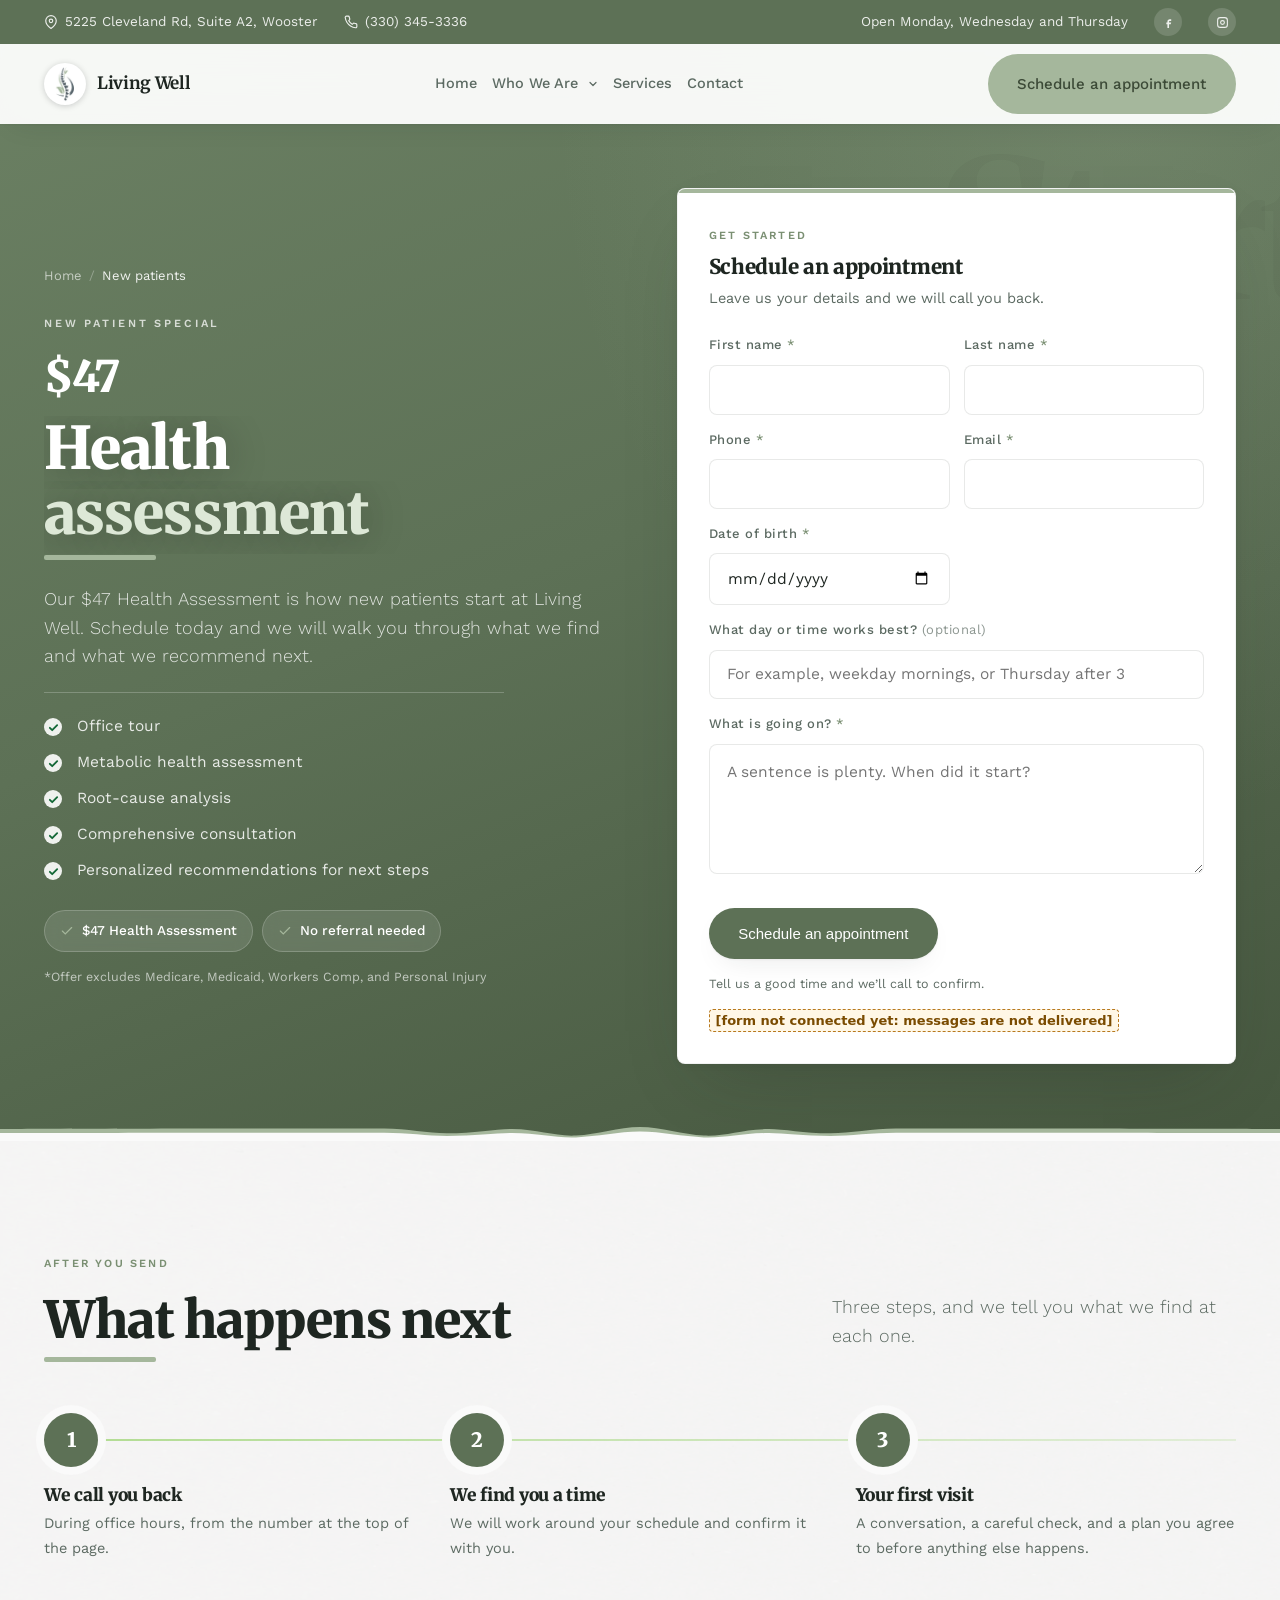
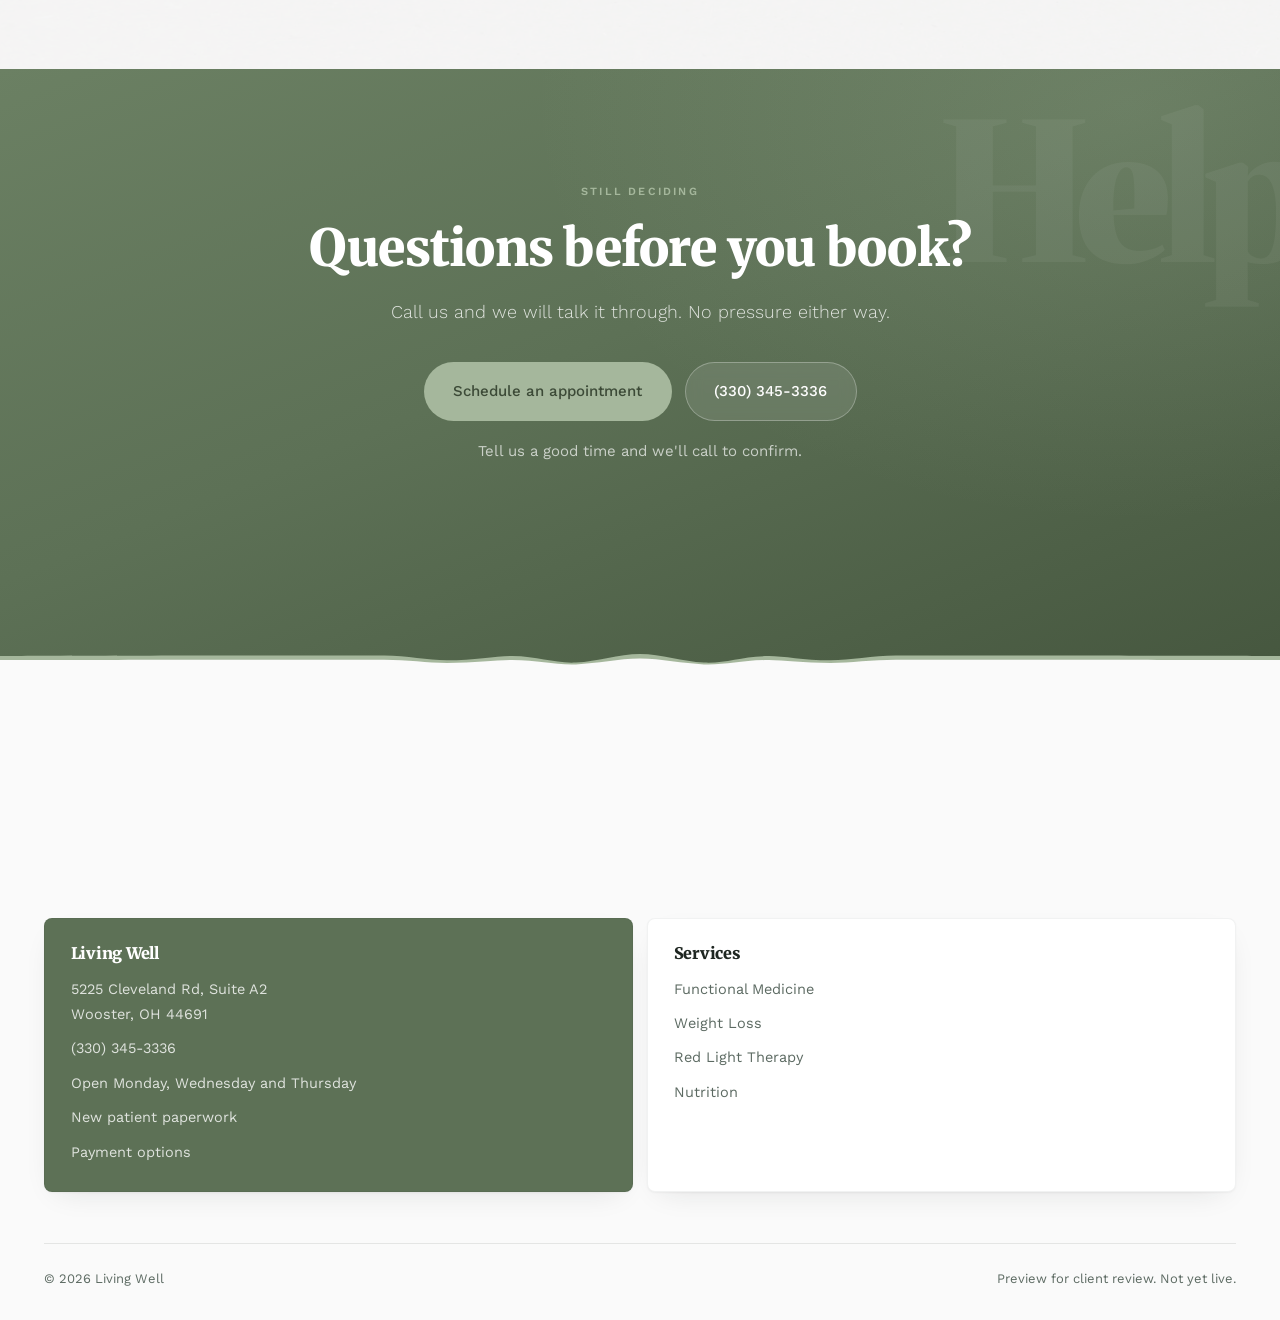
<file: capela-living-well-special.html>
<!DOCTYPE html>
<html lang="en">
<head>
<meta charset="utf-8">
<meta name="viewport" content="width=device-width, initial-scale=1">
<meta name="robots" content="noindex, nofollow">
<title>$47 Health Assessment - Living Well, Wooster OH</title>
<link rel="preconnect" href="https://fonts.googleapis.com">
<link rel="preconnect" href="https://fonts.gstatic.com" crossorigin>
<link href="https://fonts.googleapis.com/css2?family=Merriweather:ital,wght@0,300;0,400;0,700;0,900;1,300&family=Work+Sans:wght@300;400;500;600&display=swap" rel="stylesheet">
<script>document.documentElement.className+=' js';</script>
<link rel="stylesheet" href="sage.css">
<style>
/* Preview only. sage.css is byte-identical to the mockup's. */
.brand__logo{height:56px;width:auto;display:block}
.brand__logo--dark{display:none}
.nav.is-stuck .brand__logo--light,.nav.nav--solid .brand__logo--light{display:none}
.nav.is-stuck .brand__logo--dark,.nav.nav--solid .brand__logo--dark{display:block}
/* Lead form failure state. It has to be impossible to miss: the whole point of
   the delivery rule is that a submission that did not land is visible, and the
   patient is handed the phone number instead of a dead end. */
/* ONE BAND, not two (John, 2026-08-09). The hero and the "what a first visit is"
   band used to be separate, so the page opened with a headline and no way to act
   on it: it read as "click something to schedule" while the form sat below the
   fold. They are now a single band with the form beside the headline.
   sage.css is byte-identical; everything here is scoped to .sp-hero. */
.ihero--green .ihero__in{max-width:100%}
.ihero{align-items:center}
.sp-hero{display:grid;grid-template-columns:minmax(0,1.02fr) minmax(0,.98fr);
  gap:clamp(28px,4vw,68px);align-items:center}
/* the left column sits on green, so the .soffer text colours have to invert */
.sp-hero .offer__inc{border-top-color:rgba(255,255,255,.22);max-width:46ch}
.sp-hero .offer__inc li{color:rgba(255,255,255,.86);font-size:15.5px;padding-left:2.1em}
.sp-hero .offer__inc li::before{width:18px;height:18px;top:.3em;background-size:11px;
  background-color:rgba(255,255,255,.9)}
/* the form card stays a white card inside an .on-dark band, so its own text
   has to be re-asserted against .on-dark h3 / .ihero .eyebrow */
.sp-hero .soffer__form{margin:0}
.sp-hero .soffer__form h3{color:var(--ink)}
.sp-hero .soffer__form .eyebrow{color:var(--g-mid);letter-spacing:.2em}
.sp-hero .soffer__form > p{color:var(--ink-soft)}
@media (max-width:1080px){ .sp-hero{grid-template-columns:1fr} }
.lead-err{margin:0;padding:14px 16px;border-radius:10px;background:#fdecec;
  border:1px solid #e5a3a3;color:#8a1f1f;font-size:15px;line-height:1.45}
.lead-err a{color:inherit;font-weight:600;text-decoration:underline}
#lead-btn[disabled]{opacity:.6;cursor:progress}

/* NAV FIT: second nav action ("Existing Patients", added 2026-08-11) costs the
   link row ~220px, which made "Who We Are" and "Patient Forms" wrap onto two
   lines below roughly 1500px. The links now never wrap, and between the mobile
   breakpoint and 1500px their padding and size tighten to make the room.
   sage.css stays byte-identical; this is preview-only, like the logo rules. */
.brand{flex:none}
.nav__links a{white-space:nowrap}
@media (min-width:1081px) and (max-width:1500px){
  .nav__links{gap:0}
  .nav__links a{padding-inline:.5em;font-size:14.5px}
}
/* Below 1250px the row cannot hold logo + six links + two buttons: the links
   already wrapped there BEFORE this button existed, and with it the logo got
   squeezed to nothing. So the existing-patient button steps aside below 1250,
   and the footer contact card carries the same link at every width, which is
   also how it is reached on mobile. The nowrap + tightening above means the
   1081-1250 band now holds one clean line, which it never did before. */
@media (max-width:1250px){ .nav__cta .btn-ghost{display:none} }
</style>
<style>/* Visible placeholders for facts not yet confirmed (emit.py ph()). */
.le-ph{display:inline-block;padding:.1em .45em;border:1.5px dashed #b7791f;border-radius:4px;background:#fff7e6;color:#7a4b00;font:600 13px/1.4 system-ui,sans-serif;letter-spacing:0;text-transform:none;vertical-align:middle}
.le-ph--block{display:flex;align-items:center;justify-content:center;text-align:center;width:100%;height:100%;min-height:120px}
</style>
<style>/* Two-card footer (emit.py footer). */
@media (min-width:721px){.foot__cards--two{grid-template-columns:repeat(2,1fr)}}
</style>
<style>/* Icon + name brand (emit.py logo_html). */
.brand__icon{width:42px;height:42px;border-radius:50%;background:#fff;object-fit:contain;padding:3px;flex:none;box-shadow:0 1px 6px rgba(0,0,0,.18)}
@media (max-width:720px){.brand__icon{width:36px;height:36px}}
</style>
<style>/* Compact utility bar on phones (emit.py UTIL_COMPACT_CSS). */
@media (max-width:720px){.util .wrap>a[href*="maps"]{display:none}}
</style>
<style>/* Client palette over Sage green (emit.py palette_css). */
:root{--g-band:#5d7156;--g-mid:#7a8f72;--g-lite:#a5b79c;--g-lite-txt:#dde8d7;--g-deep:#3c4a37}
.sec--green{background:radial-gradient(80% 120% at 88% 6%, rgba(165,183,156,.20) 0%, rgba(165,183,156,0) 58%),linear-gradient(158deg,#6b8063 0%,#5d7156 46%,#46573f 100%)}
.ihero--green{background:radial-gradient(80% 120% at 88% 4%, rgba(165,183,156,.22) 0%, rgba(165,183,156,0) 56%),linear-gradient(158deg,#6b8063 0%,#5d7156 46%,#46573f 100%)}
.cite{background:radial-gradient(90% 130% at 92% 0%, rgba(165,183,156,.2) 0%, rgba(165,183,156,0) 60%),linear-gradient(154deg,#6b8063 0%,#5d7156 52%,#46573f 100%)}
.cred--g,.plabel--g{background:rgba(93,113,86,.09);border-color:rgba(93,113,86,.2)}
.nav.is-stuck .nav__links a:hover,.nav.is-stuck .nav__links a.on,.nav.nav--solid .nav__links a:hover,.nav.nav--solid .nav__links a.on{background:rgba(93,113,86,.09)}
.info__row .ic,summary::after{background-color:rgba(93,113,86,.1)}
.cta__row .ic,.offer__inc li::before{background-color:rgba(165,183,156,.22)}
</style>
<link rel="stylesheet" href="le-nav.css">
<script type="application/ld+json">{"@context":"https://schema.org","@type":"LocalBusiness","name":"Complete Chiropractic and Living Well - Functional Medicine and Weight Loss","url":"https://4livingwell.com/","telephone":"(330) 345-3336","address":{"@type":"PostalAddress","streetAddress":"5225 Cleveland Rd Suite A2","addressLocality":"Wooster","addressRegion":"OH","postalCode":"44691","addressCountry":"US"},"geo":{"@type":"GeoCoordinates","latitude":40.8628301,"longitude":-81.9234114}}</script>
</head>
<body>

<div class="util">
  <div class="wrap">
    <a href="https://www.google.com/maps/search/?api=1&query=Living+Well%2C+5225+Cleveland+Rd%2C+Suite+A2%2C+Wooster%2C+OH+44691" target="_blank" rel="noopener"><svg width="14" height="14" viewBox="0 0 24 24" fill="none" stroke="currentColor" stroke-width="2"><path d="M21 10c0 7-9 13-9 13s-9-6-9-13a9 9 0 0118 0z"/><circle cx="12" cy="10" r="3"/></svg> 5225 Cleveland Rd, Suite A2, Wooster</a>
    <a href="tel:3303453336"><svg width="14" height="14" viewBox="0 0 24 24" fill="none" stroke="currentColor" stroke-width="2"><path d="M22 16.9v3a2 2 0 01-2.2 2 19.8 19.8 0 01-8.6-3.1 19.5 19.5 0 01-6-6A19.8 19.8 0 012.1 4.2 2 2 0 014.1 2h3a2 2 0 012 1.7c.1.9.4 1.8.7 2.7a2 2 0 01-.5 2.1L8.1 9.9a16 16 0 006 6l1.4-1.2a2 2 0 012.1-.5c.9.3 1.8.6 2.7.7a2 2 0 011.7 2z"/></svg> (330) 345-3336</a>
    <span class="spacer"></span>
    <span class="hide-s">Open Monday, Wednesday and Thursday</span>
    <a href="https://www.facebook.com/livingwellwooster/" target="_blank" rel="noopener" class="soc" aria-label="Facebook"><svg width="13" height="13" viewBox="0 0 24 24" fill="currentColor"><path d="M14 9h3V6h-3c-2.2 0-4 1.8-4 4v2H8v3h2v7h3v-7h3l1-3h-4v-2c0-.6.4-1 1-1z"/></svg></a>
    <a href="https://www.instagram.com/livingwell_wooster/" target="_blank" rel="noopener" class="soc" aria-label="Instagram"><svg width="13" height="13" viewBox="0 0 24 24" fill="none" stroke="currentColor" stroke-width="2"><rect x="3" y="3" width="18" height="18" rx="5"/><circle cx="12" cy="12" r="3.5"/></svg></a>
  </div>
</div>

<nav class="nav nav--solid" id="nav">
  <div class="wrap">
    <div class="nav__inner">
      <a href="index.html" class="brand" aria-label="Living Well"><img class="brand__icon" src="assets/brand-spine-icon.webp" alt="" aria-hidden="true"> <span class="le-brandtxt">Living Well</span></a>
      <div class="nav__links">
        <a href="index.html">Home</a><div class="nav__dd"><a href="capela-living-well-about.html" class="nav__dd-top">Who We Are</a><button type="button" class="nav__dd-btn" aria-expanded="false" aria-controls="dd-who" aria-label="Show the Who We Are menu"><svg width="12" height="12" viewBox="0 0 24 24" fill="none" stroke="currentColor" stroke-width="2.4" stroke-linecap="round" stroke-linejoin="round" aria-hidden="true"><path d="M6 9l6 6 6-6"/></svg></button><div class="nav__dd-menu" id="dd-who"><a href="capela-living-well-about.html">Meet the Team</a><a href="capela-living-well-payment-options.html">Payment Options</a></div></div><a href="capela-living-well-services.html">Services</a><a href="capela-living-well-contact.html">Contact</a>
      </div>
      <div class="nav__cta">
        <a href="capela-living-well-special.html" class="btn btn-lite">Schedule an appointment</a>
        <button class="nav__burger" aria-label="Menu"><svg width="18" height="18" viewBox="0 0 24 24" stroke="currentColor" stroke-width="2" stroke-linecap="round"><path d="M3 7h18M3 12h18M3 17h18"/></svg></button>
      </div>
    </div>
  </div>
</nav>

<!-- ============================================================
     /special/ - THE NEW PATIENT ENTRY POINT

     🔴 THIS PAGE STAYS. It was deleted 2026-08-09 and restored the
     same day on John's ruling. The reason, so nobody deletes it
     again: it is a DISTINCT LEAD SOURCE. The contact page takes
     heavy bot spam, and folding this traffic into it destroys our
     ability to tell a real new-patient enquiry from spam. Keeping
     the URL also means a future price-point offer needs a copy
     change, not a rebuild and a redirect.

     `bookingLink()` in lift-bands-core.mjs falls back to
     `/special/`, so for any client with no `brand.booking_url`
     every booking CTA on every page lands here. That is 85 links
     on this build.

     Oct 5, 2026 (John): restore the practice's live $47 Health
     Assessment special on this page.
     ============================================================ -->


<header class="ihero ihero--green on-dark" id="first-visit">
  <div class="ghost ghost--r" style="right:-3%;top:10%">Start</div>
  <div class="wrap">
    <div class="ihero__in">
      <div class="sp-hero">

        <div class="reveal">
          <nav class="crumb"><a href="index.html">Home</a><i>/</i><b>New patients</b></nav>
          <span class="eyebrow">New patient special</span>
          <p class="offer__price" style="color:#fff;margin-top:.45em">$47</p>
          <h1><span class="mask"><span style="--d:2">Health</span></span><span class="mask"><span style="--d:3"> <em style="font-style:normal;color:var(--g-lite)">assessment</em></span></span></h1>
          <span class="rule"></span>
          <p class="ihero__sub">Our $47 Health Assessment is how new patients start at Living Well. Schedule today and we will walk you through what we find and what we recommend next.</p>
          <ul class="offer__inc">
            <li>Office tour</li>
            <li>Metabolic health assessment</li>
            <li>Root-cause analysis</li>
            <li>Comprehensive consultation</li>
            <li>Personalized recommendations for next steps</li>
          </ul>
          <div class="chips">
            <span class="chip"><svg width="14" height="14" viewBox="0 0 24 24" fill="none" stroke="currentColor" stroke-width="2" stroke-linecap="round"><path d="M20 6L9 17l-5-5"/></svg> $47 Health Assessment</span>
            <span class="chip"><svg width="14" height="14" viewBox="0 0 24 24" fill="none" stroke="currentColor" stroke-width="2" stroke-linecap="round"><path d="M20 6L9 17l-5-5"/></svg> No referral needed</span>
          </div>
          <p class="offer__fine" style="margin-top:1.3em;font-size:12.5px;line-height:1.5;opacity:.8">*Offer excludes Medicare, Medicaid, Workers Comp, and Personal Injury</p>
        </div>

        <div class="soffer__form reveal" id="schedule" style="--d:1">
          <span class="eyebrow">Get started</span>
          <h3 style="margin-top:.4em">Schedule an appointment</h3>
          <p>Leave us your details and we will call you back.</p>

          <!-- Same delivery layer as the contact form, deliberately a SEPARATE
               lead source: its Source field and its GA4 form_id say
               "new-patients", so an enquiry from here can be told apart from
               one that came through the contact page. -->
          <form class="form" id="lead-form" novalidate>
            <div class="field"><label for="ofn">First name <i>*</i></label><input id="ofn" name="first_name" type="text" autocomplete="given-name" required></div>
            <div class="field"><label for="oln">Last name <i>*</i></label><input id="oln" name="last_name" type="text" autocomplete="family-name" required></div>
            <div class="field"><label for="oph">Phone <i>*</i></label><input id="oph" name="phone" type="tel" autocomplete="tel" required></div>
            <div class="field"><label for="oem">Email <i>*</i></label><input id="oem" name="email" type="email" autocomplete="email" required></div>
            <div class="field"><label for="odob">Date of birth <i>*</i></label><input id="odob" name="date_of_birth" type="date" autocomplete="bday" required></div>
            <div class="field field--full"><label for="opt">What day or time works best? <span style="font-weight:400;opacity:.7">(optional)</span></label><input id="opt" name="preferred_time" type="text" placeholder="For example, weekday mornings, or Thursday after 3"></div>
            <div class="field field--full"><label for="oms">What is going on? <i>*</i></label><textarea id="oms" name="message" required placeholder="A sentence is plenty. When did it start?"></textarea></div>
            <div class="field field--full">
              <p class="lead-err" id="lead-err" role="alert" hidden></p>
            </div>
            <div class="form__act">
              <button type="submit" class="btn btn-primary" id="lead-btn">Schedule an appointment</button>
              <small>Tell us a good time and we&rsquo;ll call to confirm.</small> <span class="le-ph">[form not connected yet: messages are not delivered]</span>
            </div>
          </form>
        </div>

      </div>
    </div>
  </div>
  <div class="wave" style="--wave-end:var(--paper-2)">
    <svg viewBox="0 0 1440 320" preserveAspectRatio="none"><path d="M1440 276.8s-255.057-1.964-432-1.54c-26.047.061-51.843 15.76-73.44 15.94-30.357.252-54.058-14.95-70.56-14.4-30.211 1.008-48 25.2-72 21.6-24-3.6-48-28.8-72-28.8s-48 25.2-72 28.8c-24 3.6-41.789-20.592-72-21.6-16.769-.559-42.412 14.64-73.44 14.388-21.623-.175-44.532-15.871-70.56-15.932C254.828 274.847 0 276.8 0 276.8V320h1440v-43.2Z"/></svg>
    <svg viewBox="0 0 1440 320" preserveAspectRatio="none"><path d="M1440 276.8s-255.057-1.964-432-1.54c-26.047.061-51.843 15.76-73.44 15.94-30.357.252-54.058-14.95-70.56-14.4-30.211 1.008-48 25.2-72 21.6-24-3.6-48-28.8-72-28.8s-48 25.2-72 28.8c-24 3.6-41.789-20.592-72-21.6-16.769-.559-42.412 14.64-73.44 14.388-21.623-.175-44.532-15.871-70.56-15.932C254.828 274.847 0 276.8 0 276.8V320h1440v-43.2Z"/></svg>
  </div>
</header>

<!-- ============ WHAT HAPPENS NEXT ============ -->
<section class="sec sec--paper grain">
  <div class="wrap">
    <div class="head reveal">
      <div>
        <span class="eyebrow">After you send</span>
        <h2>What happens next</h2>
        <span class="rule"></span>
      </div>
      <p class="head__note lead">Three steps, and we tell you what we find at each one.</p>
    </div>
    <div class="steps" style="grid-template-columns:repeat(3,1fr)">
      <div class="step reveal" style="--d:0"><span class="step__n">1</span><h3>We call you back</h3><p>During office hours, from the number at the top of the page.</p></div>
      <div class="step reveal" style="--d:1"><span class="step__n">2</span><h3>We find you a time</h3><p>We will work around your schedule and confirm it with you.</p></div>
      <div class="step reveal" style="--d:2"><span class="step__n">3</span><h3>Your first visit</h3><p>A conversation, a careful check, and a plan you agree to before anything else happens.</p></div>
    </div>
  </div>
</section>

<!-- ============ CTA ============ -->
<section class="sec sec--green on-dark sec--wavebottom">
  <div class="ghost ghost--r" style="right:-2%;top:8%">Help</div>
  <div class="wrap">
    <div class="endcta reveal">
      <span class="eyebrow">Still deciding</span>
      <h2 style="margin-top:.3em">Questions before you book?</h2>
      <p class="lead">Call us and we will talk it through. No pressure either way.</p>
      <div class="endcta__acts">
        <a href="#schedule" class="btn btn-lite">Schedule an appointment</a>
        <a href="tel:3303453336" class="btn btn-ghost">(330) 345-3336</a>
      </div>
      <p style="margin-top:1.1em;font-size:15px;opacity:.85">Tell us a good time and we'll call to confirm.</p>
    </div>
  </div>
  <div class="wave" style="--wave-end:var(--paper-2)">
    <svg viewBox="0 0 1440 320" preserveAspectRatio="none"><path d="M1440 276.8s-255.057-1.964-432-1.54c-26.047.061-51.843 15.76-73.44 15.94-30.357.252-54.058-14.95-70.56-14.4-30.211 1.008-48 25.2-72 21.6-24-3.6-48-28.8-72-28.8s-48 25.2-72 28.8c-24 3.6-41.789-20.592-72-21.6-16.769-.559-42.412 14.64-73.44 14.388-21.623-.175-44.532-15.871-70.56-15.932C254.828 274.847 0 276.8 0 276.8V320h1440v-43.2Z"/></svg>
    <svg viewBox="0 0 1440 320" preserveAspectRatio="none"><path d="M1440 276.8s-255.057-1.964-432-1.54c-26.047.061-51.843 15.76-73.44 15.94-30.357.252-54.058-14.95-70.56-14.4-30.211 1.008-48 25.2-72 21.6-24-3.6-48-28.8-72-28.8s-48 25.2-72 28.8c-24 3.6-41.789-20.592-72-21.6-16.769-.559-42.412 14.64-73.44 14.388-21.623-.175-44.532-15.871-70.56-15.932C254.828 274.847 0 276.8 0 276.8V320h1440v-43.2Z"/></svg>
  </div>
</section>

<footer class="foot" id="foot">
  <div class="wrap">
    <div class="foot__megawrap"><h2 class="foot__mega" id="mega">Start <em>Here</em></h2></div>
    <div class="foot__cards foot__cards--two">
      <div class="card fc fc--g reveal" style="--d:0"><h3>Living Well</h3><ul><li>5225 Cleveland Rd, Suite A2<br>Wooster, OH 44691</li><li><a href="tel:3303453336">(330) 345-3336</a></li><li>Open Monday, Wednesday and Thursday</li><li><a href="capela-living-well-new-patient-paperwork.html">New patient paperwork</a></li><li><a href="capela-living-well-payment-options.html">Payment options</a></li></ul></div>
      <div class="card fc reveal" style="--d:1"><h3>Services</h3><ul><li><a href="capela-living-well-service-functional-medicine.html">Functional Medicine</a></li><li><a href="capela-living-well-service-weight-loss.html">Weight Loss</a></li><li><a href="capela-living-well-service-red-light-therapy.html">Red Light Therapy</a></li><li><a href="capela-living-well-service-nutrition.html">Nutrition</a></li><li></li></ul></div>

    </div>
    <div class="foot__base"><span>&copy; 2026 Living Well</span><span class="spacer"></span><span>Preview for client review. Not yet live.</span></div>
  </div>
</footer>

<div class="mobar">
  <a href="tel:3303453336" class="btn btn-ghost">Call</a>
  <a href="#schedule" class="btn btn-primary">Schedule an appointment</a>
</div>

<script src="sage.js"></script>

<script>
(function () {
  'use strict';

  var LEAD_HOOK = '';                      // <- the GHL inbound webhook URL
  var THANKS    = 'capela-living-well-thank-you.html';
  var PHONE     = '(330) 345-3336';
  var PHONE_TEL = 'tel:3303453336';

  var form = document.getElementById('lead-form');
  if (!form) return;
  var btn  = document.getElementById('lead-btn');
  var err  = document.getElementById('lead-err');
  var sending = false;

  /* GA4. Fires on ATTEMPT and, separately, on SUCCESS, so attempts can be
     compared against contacts that actually landed in GHL. A gap between the
     two counts is the only signal anyone gets that leads are being lost,
     because a failed submission is otherwise visible to nobody. Written to
     dataLayer as well as gtag so it works under GTM or a direct gtag.js, and
     is a no-op with neither present. */
  function track(name, params) {
    try {
      window.dataLayer = window.dataLayer || [];
      window.dataLayer.push(Object.assign({ event: name }, params || {}));
      if (typeof window.gtag === 'function') { window.gtag('event', name, params || {}); }
    } catch (e) { /* never let measurement break a lead */ }
  }

  function fail(msg) {
    err.innerHTML = msg + ' You can also call us on <a href="' + PHONE_TEL + '">' +
                    PHONE + '</a> and we will book you in.';
    err.hidden = false;
    btn.disabled = false;
    btn.textContent = 'Schedule an appointment';
    sending = false;
    err.scrollIntoView({ block: 'center', behavior: 'smooth' });
  }

  form.addEventListener('submit', function (ev) {
    ev.preventDefault();
    if (sending) return;
    err.hidden = true;

    var f = {
      first: form.first_name.value.trim(),
      last:  form.last_name.value.trim(),
      phone: form.phone.value.trim(),
      email: form.email.value.trim(),
      dob:   form.date_of_birth.value.trim(),
      msg:   form.message.value.trim(),
      when:  form.preferred_time.value.trim()
    };

    if (!f.first || !f.last) { return fail('Please tell us your name.'); }
    if (f.phone.replace(/\D/g, '').length < 10) {
      return fail('Please enter a full phone number including area code, so we can call you back.');
    }
    if (f.email.indexOf('@') < 1 || f.email.indexOf('.', f.email.indexOf('@')) < 0) {
      return fail('That email address does not look right. Please check it.');
    }
    if (!f.dob) { return fail('Please enter your date of birth.'); }
    if (!f.msg) { return fail('Please tell us briefly what is going on.'); }

    track('lead_form_attempt', { form_id: 'capela-living-well-new-patients', form_location: 'special' });

    sending = true;
    btn.disabled = true;
    btn.textContent = 'Sending...';

    /* No endpoint configured. Take the failure path deliberately rather than
       showing a thank-you for a lead that went nowhere. Same code path a real
       network failure takes, so what John sees on the preview is exactly what
       a patient would see if delivery broke in production. */
    if (!LEAD_HOOK) {
      return fail('Sorry, we could not send that just now.');
    }

    var body = new URLSearchParams({
      'First Name': f.first,
      'Last Name':  f.last,
      'Phone':      f.phone,
      'Email':      f.email,
      'Date of Birth': f.dob,
      'Message':    f.msg,
      'Preferred Time': f.when,
      'Source':     'Website new patient page'
    });

    /* Redirect ONLY on a readable 2xx. No no-cors blind resend and no timed
       redirect: an optimistic thank-you page is how a lost lead becomes
       invisible to the patient as well as to us. If this ever starts failing
       for everyone because GHL drops its CORS header, the failure is loud and
       the patient is given the phone number, which is the safe direction. */
    fetch(LEAD_HOOK, { method: 'POST', body: body })
      .then(function (r) {
        if (!r || !r.ok) { throw new Error('status ' + (r && r.status)); }
        track('lead_form_success', { form_id: 'capela-living-well-new-patients', form_location: 'special' });
        window.location.href = THANKS;
      })
      .catch(function () {
        fail('Sorry, we could not send that just now. Your details are still here, so you can try again.');
      });
  });
})();
</script>
</body>
</html>
</file>
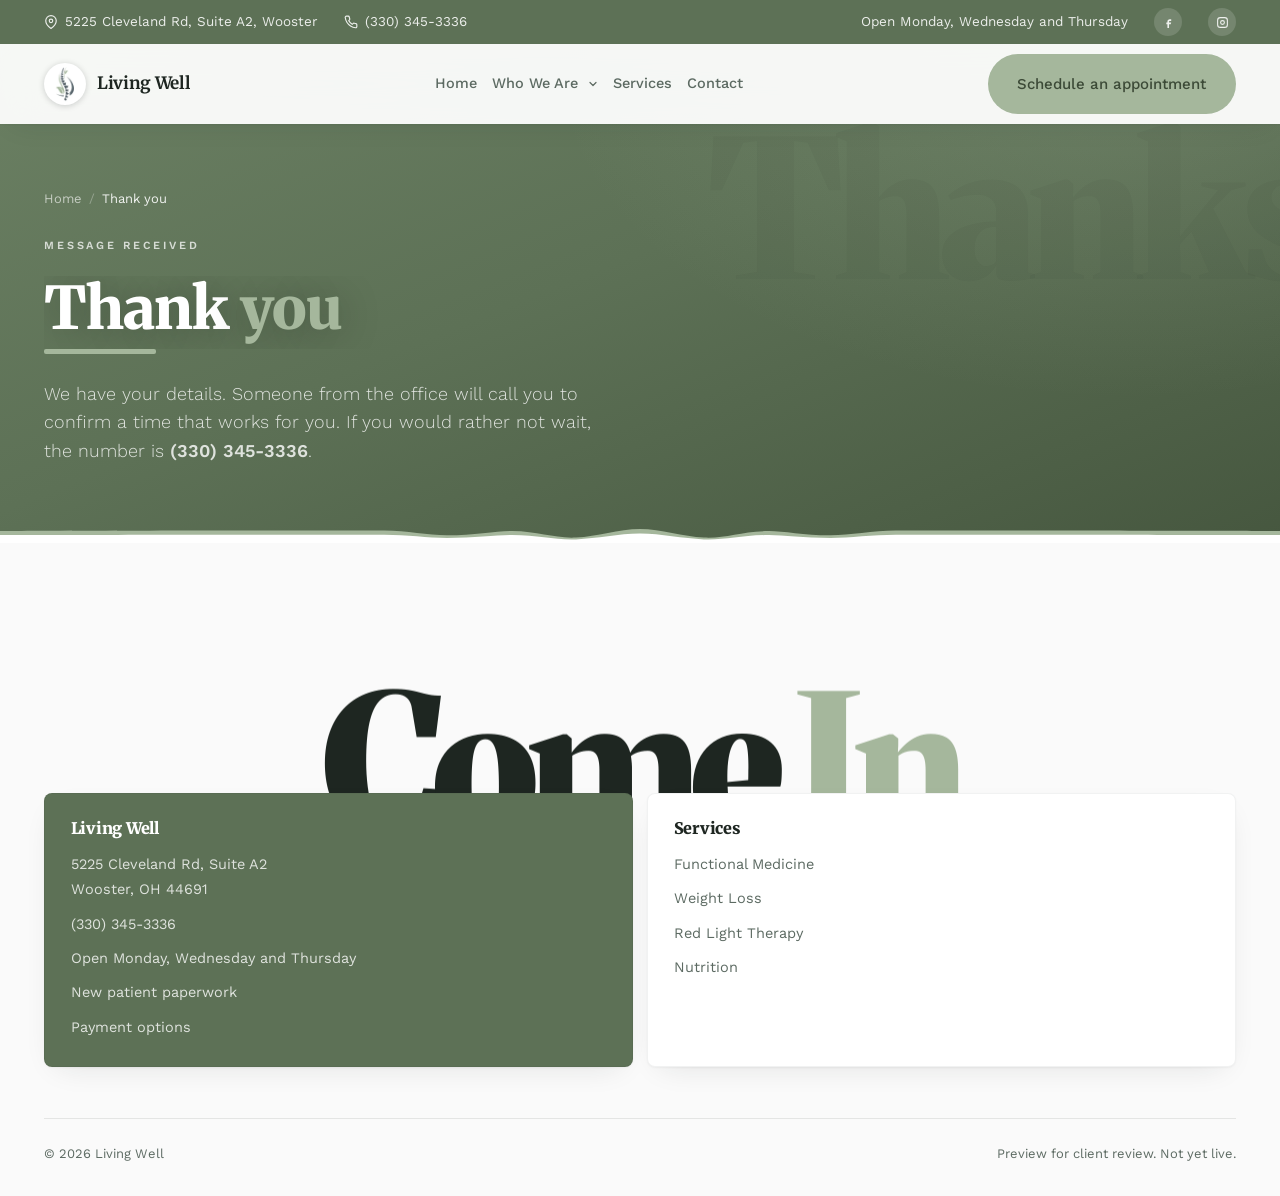
<file: capela-living-well-thank-you.html>
<!DOCTYPE html>
<html lang="en">
<head>
<meta charset="utf-8">
<meta name="viewport" content="width=device-width, initial-scale=1">
<meta name="robots" content="noindex, nofollow">
<title>Thank you - Living Well</title>
<link rel="preconnect" href="https://fonts.googleapis.com">
<link rel="preconnect" href="https://fonts.gstatic.com" crossorigin>
<link href="https://fonts.googleapis.com/css2?family=Merriweather:ital,wght@0,300;0,400;0,700;0,900;1,300&family=Work+Sans:wght@300;400;500;600&display=swap" rel="stylesheet">
<script>document.documentElement.className+=' js';</script>
<link rel="stylesheet" href="sage.css">
<style>
/* Preview only. sage.css is byte-identical to the mockup's. */
.brand__logo{height:56px;width:auto;display:block}
.brand__logo--dark{display:none}
.nav.is-stuck .brand__logo--light,.nav.nav--solid .brand__logo--light{display:none}
.nav.is-stuck .brand__logo--dark,.nav.nav--solid .brand__logo--dark{display:block}
/* Lead form failure state. It has to be impossible to miss: the whole point of
   the delivery rule is that a submission that did not land is visible, and the
   patient is handed the phone number instead of a dead end. */
.lead-err{margin:0;padding:14px 16px;border-radius:10px;background:#fdecec;
  border:1px solid #e5a3a3;color:#8a1f1f;font-size:15px;line-height:1.45}
.lead-err a{color:inherit;font-weight:600;text-decoration:underline}
#lead-btn[disabled]{opacity:.6;cursor:progress}

/* NAV FIT: second nav action ("Existing Patients", added 2026-08-11) costs the
   link row ~220px, which made "Who We Are" and "Patient Forms" wrap onto two
   lines below roughly 1500px. The links now never wrap, and between the mobile
   breakpoint and 1500px their padding and size tighten to make the room.
   sage.css stays byte-identical; this is preview-only, like the logo rules. */
.brand{flex:none}
.nav__links a{white-space:nowrap}
@media (min-width:1081px) and (max-width:1500px){
  .nav__links{gap:0}
  .nav__links a{padding-inline:.5em;font-size:14.5px}
}
/* Below 1250px the row cannot hold logo + six links + two buttons: the links
   already wrapped there BEFORE this button existed, and with it the logo got
   squeezed to nothing. So the existing-patient button steps aside below 1250,
   and the footer contact card carries the same link at every width, which is
   also how it is reached on mobile. The nowrap + tightening above means the
   1081-1250 band now holds one clean line, which it never did before. */
@media (max-width:1250px){ .nav__cta .btn-ghost{display:none} }
</style>
<style>/* Two-card footer (emit.py footer). */
@media (min-width:721px){.foot__cards--two{grid-template-columns:repeat(2,1fr)}}
</style>
<style>/* Icon + name brand (emit.py logo_html). */
.brand__icon{width:42px;height:42px;border-radius:50%;background:#fff;object-fit:contain;padding:3px;flex:none;box-shadow:0 1px 6px rgba(0,0,0,.18)}
@media (max-width:720px){.brand__icon{width:36px;height:36px}}
</style>
<style>/* Compact utility bar on phones (emit.py UTIL_COMPACT_CSS). */
@media (max-width:720px){.util .wrap>a[href*="maps"]{display:none}}
</style>
<style>/* Client palette over Sage green (emit.py palette_css). */
:root{--g-band:#5d7156;--g-mid:#7a8f72;--g-lite:#a5b79c;--g-lite-txt:#dde8d7;--g-deep:#3c4a37}
.sec--green{background:radial-gradient(80% 120% at 88% 6%, rgba(165,183,156,.20) 0%, rgba(165,183,156,0) 58%),linear-gradient(158deg,#6b8063 0%,#5d7156 46%,#46573f 100%)}
.ihero--green{background:radial-gradient(80% 120% at 88% 4%, rgba(165,183,156,.22) 0%, rgba(165,183,156,0) 56%),linear-gradient(158deg,#6b8063 0%,#5d7156 46%,#46573f 100%)}
.cite{background:radial-gradient(90% 130% at 92% 0%, rgba(165,183,156,.2) 0%, rgba(165,183,156,0) 60%),linear-gradient(154deg,#6b8063 0%,#5d7156 52%,#46573f 100%)}
.cred--g,.plabel--g{background:rgba(93,113,86,.09);border-color:rgba(93,113,86,.2)}
.nav.is-stuck .nav__links a:hover,.nav.is-stuck .nav__links a.on,.nav.nav--solid .nav__links a:hover,.nav.nav--solid .nav__links a.on{background:rgba(93,113,86,.09)}
.info__row .ic,summary::after{background-color:rgba(93,113,86,.1)}
.cta__row .ic,.offer__inc li::before{background-color:rgba(165,183,156,.22)}
</style>
<link rel="stylesheet" href="le-nav.css">
<script type="application/ld+json">{"@context":"https://schema.org","@type":"LocalBusiness","name":"Complete Chiropractic and Living Well - Functional Medicine and Weight Loss","url":"https://4livingwell.com/","telephone":"(330) 345-3336","address":{"@type":"PostalAddress","streetAddress":"5225 Cleveland Rd Suite A2","addressLocality":"Wooster","addressRegion":"OH","postalCode":"44691","addressCountry":"US"},"geo":{"@type":"GeoCoordinates","latitude":40.8628301,"longitude":-81.9234114}}</script>
</head>
<body>


<div class="util">
  <div class="wrap">
    <a href="https://www.google.com/maps/search/?api=1&query=Living+Well%2C+5225+Cleveland+Rd%2C+Suite+A2%2C+Wooster%2C+OH+44691" target="_blank" rel="noopener"><svg width="14" height="14" viewBox="0 0 24 24" fill="none" stroke="currentColor" stroke-width="2"><path d="M21 10c0 7-9 13-9 13s-9-6-9-13a9 9 0 0118 0z"/><circle cx="12" cy="10" r="3"/></svg> 5225 Cleveland Rd, Suite A2, Wooster</a>
    <a href="tel:3303453336"><svg width="14" height="14" viewBox="0 0 24 24" fill="none" stroke="currentColor" stroke-width="2"><path d="M22 16.9v3a2 2 0 01-2.2 2 19.8 19.8 0 01-8.6-3.1 19.5 19.5 0 01-6-6A19.8 19.8 0 012.1 4.2 2 2 0 014.1 2h3a2 2 0 012 1.7c.1.9.4 1.8.7 2.7a2 2 0 01-.5 2.1L8.1 9.9a16 16 0 006 6l1.4-1.2a2 2 0 012.1-.5c.9.3 1.8.6 2.7.7a2 2 0 011.7 2z"/></svg> (330) 345-3336</a>
    <span class="spacer"></span>
    <span class="hide-s">Open Monday, Wednesday and Thursday</span>
    <a href="https://www.facebook.com/livingwellwooster/" target="_blank" rel="noopener" class="soc" aria-label="Facebook"><svg width="13" height="13" viewBox="0 0 24 24" fill="currentColor"><path d="M14 9h3V6h-3c-2.2 0-4 1.8-4 4v2H8v3h2v7h3v-7h3l1-3h-4v-2c0-.6.4-1 1-1z"/></svg></a>
    <a href="https://www.instagram.com/livingwell_wooster/" target="_blank" rel="noopener" class="soc" aria-label="Instagram"><svg width="13" height="13" viewBox="0 0 24 24" fill="none" stroke="currentColor" stroke-width="2"><rect x="3" y="3" width="18" height="18" rx="5"/><circle cx="12" cy="12" r="3.5"/></svg></a>
  </div>
</div>

<nav class="nav nav--solid" id="nav">
  <div class="wrap">
    <div class="nav__inner">
      <a href="index.html" class="brand" aria-label="Living Well"><img class="brand__icon" src="assets/brand-spine-icon.webp" alt="" aria-hidden="true"> <span class="le-brandtxt">Living Well</span></a>
      <div class="nav__links">
        <a href="index.html">Home</a><div class="nav__dd"><a href="capela-living-well-about.html" class="nav__dd-top">Who We Are</a><button type="button" class="nav__dd-btn" aria-expanded="false" aria-controls="dd-who" aria-label="Show the Who We Are menu"><svg width="12" height="12" viewBox="0 0 24 24" fill="none" stroke="currentColor" stroke-width="2.4" stroke-linecap="round" stroke-linejoin="round" aria-hidden="true"><path d="M6 9l6 6 6-6"/></svg></button><div class="nav__dd-menu" id="dd-who"><a href="capela-living-well-about.html">Meet the Team</a><a href="capela-living-well-payment-options.html">Payment Options</a></div></div><a href="capela-living-well-services.html">Services</a><a href="capela-living-well-contact.html">Contact</a>
      </div>
      <div class="nav__cta">
        <a href="capela-living-well-special.html" class="btn btn-lite">Schedule an appointment</a>
        <button class="nav__burger" aria-label="Menu"><svg width="18" height="18" viewBox="0 0 24 24" stroke="currentColor" stroke-width="2" stroke-linecap="round"><path d="M3 7h18M3 12h18M3 17h18"/></svg></button>
      </div>
    </div>
  </div>
</nav>

<!-- ============================================================
     THANK YOU. Reached ONLY after a lead POST returned a readable
     2xx (see the delivery block in capela-living-well-contact.html). Never on a
     timer and never optimistically, so arriving here means the
     request reached GoHighLevel.
     ============================================================ -->
<header class="ihero ihero--green on-dark">
  <div class="ghost ghost--r" style="right:-3%;top:18%">Thanks</div>
  <div class="wrap">
    <div class="ihero__in">
      <nav class="crumb reveal" style="--d:0"><a href="index.html">Home</a><i>/</i><b>Thank you</b></nav>
      <span class="eyebrow reveal" style="--d:1">Message received</span>
      <h1><span class="mask"><span style="--d:2">Thank <em style="font-style:normal;color:var(--g-lite)">you</em></span></span></h1>
      <span class="rule"></span>
      <p class="ihero__sub reveal" style="--d:5">We have your details. Someone from the office will call you to confirm a time that works for you. If you would rather not wait, the number is <a href="tel:3303453336" style="color:inherit;font-weight:600">(330) 345-3336</a>.</p>
    </div>
  </div>
  <div class="wave" style="--wave-end:#fff">
    <svg viewBox="0 0 1440 320" preserveAspectRatio="none"><path d="M1440 276.8s-255.057-1.964-432-1.54c-26.047.061-51.843 15.76-73.44 15.94-30.357.252-54.058-14.95-70.56-14.4-30.211 1.008-48 25.2-72 21.6-24-3.6-48-28.8-72-28.8s-48 25.2-72 28.8c-24 3.6-41.789-20.592-72-21.6-16.769-.559-42.412 14.64-73.44 14.388-21.623-.175-44.532-15.871-70.56-15.932C254.828 274.847 0 276.8 0 276.8V320h1440v-43.2Z"/></svg>
    <svg viewBox="0 0 1440 320" preserveAspectRatio="none"><path d="M1440 276.8s-255.057-1.964-432-1.54c-26.047.061-51.843 15.76-73.44 15.94-30.357.252-54.058-14.95-70.56-14.4-30.211 1.008-48 25.2-72 21.6-24-3.6-48-28.8-72-28.8s-48 25.2-72 28.8c-24 3.6-41.789-20.592-72-21.6-16.769-.559-42.412 14.64-73.44 14.388-21.623-.175-44.532-15.871-70.56-15.932C254.828 274.847 0 276.8 0 276.8V320h1440v-43.2Z"/></svg>
  </div>
</header>


<footer class="foot" id="foot">
  <div class="wrap">
    <div class="foot__megawrap"><h2 class="foot__mega" id="mega">Come <em>In</em></h2></div>
    <div class="foot__cards foot__cards--two">
      <div class="card fc fc--g reveal" style="--d:0"><h3>Living Well</h3><ul><li>5225 Cleveland Rd, Suite A2<br>Wooster, OH 44691</li><li><a href="tel:3303453336">(330) 345-3336</a></li><li>Open Monday, Wednesday and Thursday</li><li><a href="capela-living-well-new-patient-paperwork.html">New patient paperwork</a></li><li><a href="capela-living-well-payment-options.html">Payment options</a></li></ul></div>
      <div class="card fc reveal" style="--d:1"><h3>Services</h3><ul><li><a href="capela-living-well-service-functional-medicine.html">Functional Medicine</a></li><li><a href="capela-living-well-service-weight-loss.html">Weight Loss</a></li><li><a href="capela-living-well-service-red-light-therapy.html">Red Light Therapy</a></li><li><a href="capela-living-well-service-nutrition.html">Nutrition</a></li><li></li></ul></div>

    </div>
    <div class="foot__base"><span>&copy; 2026 Living Well</span><span class="spacer"></span><span>Preview for client review. Not yet live.</span></div>
  </div>
</footer>

<div class="mobar">
  <a href="tel:3303453336" class="btn btn-ghost">Call</a>
  <a href="capela-living-well-contact.html#form" class="btn btn-primary">Send a message</a>
</div>

<script src="sage.js"></script>
</body>
</html>
</file>
<file: sage.css>
/* ============================================================
   SAGE v2. Theory only. Not canon.

   v1 failed on "it doesn't feel like the Sage site". It didn't,
   and reading the real build showed why: I preserved the palette
   and the serif and missed the three devices that actually carry
   Sage's identity.

     1. THE WAVE RIBBON. Three stacked SVGs, one shared path,
        bottom-aligned, heights 320 / 216 / 146, filled
        #6EC42F, #126736, then the next band's colour. Lifted
        verbatim off the live build. Here they DRIFT.
     2. THE BAND GREEN IS #126736, not #2E8B57. v1 used the wrong
        green everywhere.
     3. SAGE ALREADY SHIPS GRAIN (paper-grain-neutral.webp @ .1).
        v1 "added" a texture Sage already had.

   Plus: full-bleed photo bands with colour overlays, and a band
   rhythm that alternates white / green / photo rather than
   sitting on one warm ground the whole way down.
   ============================================================ */

:root{
  /* Sage's REAL values, read off the live build */
  --g-band:  #126736;   /* section green */
  --g-mid:   #2E8B57;   /* palette green */
  --g-lite:  #6EC42F;   /* wave + accent */
  /* Same hue, lightened until it clears 4.5:1 on --g-band. --g-lite is a FILL
     colour (waves, rules, the lite button) where contrast never applied; used as
     small TEXT on the band it measured 3.18:1 and failed WCAG AA. This token is
     for that one job, so the fills keep the colour the design was approved in. */
  --g-lite-txt: #A7E07E;
  --g-deep:  #0C4223;
  --gold:    #E3AC45;   /* review stars only - the one non-green accent */

  --paper:   #FFFFFF;
  --paper-2: #FAFAFA;
  --ink:     #1E2621;
  --ink-soft:#5C6A62;
  --stroke:  rgba(30,38,33,.10);
  --stroke-2:rgba(30,38,33,.06);

  --r:8px; --r-sm:6px; --r-pill:999px;
  --shadow-1:0 1px 2px rgba(30,38,33,.05), 0 10px 30px -14px rgba(30,38,33,.14);
  --shadow-2:0 2px 6px rgba(30,38,33,.05), 0 30px 70px -28px rgba(30,38,33,.26);
  --ease:cubic-bezier(.16,1,.3,1);

  --gut:clamp(20px,4vw,44px);
  --maxw:1280px;

  --t-eyebrow:clamp(11px,.74vw,13.5px);
  --t-body:clamp(16px,1.05vw,18px);
  --t-lead:clamp(18px,1.35vw,22px);
  --t-h3:clamp(21px,1.6vw,27px);
  --t-h2:clamp(32px,4vw,58px);
  --t-h1:clamp(44px,6.4vw,104px);
  --t-mega:clamp(64px,15vw,240px);

  --wave-h:clamp(56px,7.5vw,116px);
}

*,*::before,*::after{box-sizing:border-box}
html{-webkit-text-size-adjust:100%;scroll-behavior:smooth}
body{
  margin:0;background:var(--paper);color:var(--ink);
  font-family:'Work Sans',system-ui,sans-serif;font-size:var(--t-body);line-height:1.75;
  overflow-x:hidden;-webkit-font-smoothing:antialiased;
}
img{display:block;max-width:100%;height:auto}
a{color:inherit;text-decoration:none}
h1,h2,h3,h4{font-family:Merriweather,Georgia,serif;font-weight:900;line-height:1.1;letter-spacing:-.015em;margin:0;text-wrap:balance}
p{margin:0;text-wrap:pretty}
.wrap{width:100%;max-width:var(--maxw);margin-inline:auto;padding-inline:var(--gut)}

/* ---------- Sage's own grain, not a substitute ---------- */
.grain{position:relative}
.grain::before{
  content:'';position:absolute;inset:0;z-index:1;pointer-events:none;
  background:url('assets/paper-grain-neutral.webp') center/cover no-repeat;opacity:.10;
}
.grain > *{position:relative;z-index:2}

/* ============================================================
   THE WAVE RIBBON - Sage's signature, animated
   ============================================================ */
/* STATIC. The drift is gone (John, 2026-08-01) and he was right for a reason
   worth keeping: a moving divider stacked directly on a scrolling conditions
   strip put two competing motions at the single most important seam on the
   page. The shape carries Sage's identity; the movement was mine, and it was
   the second Tier 2 device in a budget that allows one.
   Shape stays verbatim: BD's own 3-layer divider, 320/216/146, and this is a
   NATIVE Breakdance feature, so no third-party divider CSS is imported. */
.wave{position:absolute;left:0;right:0;bottom:-1px;height:var(--wave-h);z-index:6;pointer-events:none;overflow:hidden}
.wave svg{position:absolute;left:0;bottom:0;width:100%;display:block}
/* TWO layers (John, 2026-08-01). Heights stay Sage's own 320 and 216, i.e.
   100% and 67.5% - the dropped layer is the third, not a re-invented ratio.
   Keeping the SHORTER lime band rather than the taller one is deliberate:
   #6EC42F is the loudest colour in the palette and this is the calmer of the
   two possible pairs. Layer 2 is now the destination colour, so the divider
   still resolves into whatever band follows it. */
.wave svg:nth-child(1){height:100%;   fill:var(--g-lite)}
.wave svg:nth-child(2){height:67.5%;  fill:var(--wave-end,#fff)}
.wave--flip{top:-1px;bottom:auto;transform:scaleY(-1)}

/* ---------- shared ---------- */
.eyebrow{
  display:inline-block;font-size:var(--t-eyebrow);font-weight:600;
  letter-spacing:.2em;text-transform:uppercase;color:var(--g-mid);
}
.on-dark .eyebrow, .eyebrow--light{color:var(--g-lite)}
.lead{font-size:var(--t-lead);color:var(--ink-soft);line-height:1.6;font-weight:300}
.on-dark .lead{color:rgba(255,255,255,.8)}
.muted{color:var(--ink-soft)}
.on-dark{color:#fff}
.on-dark h1,.on-dark h2,.on-dark h3{color:#fff}
.on-dark p{color:rgba(255,255,255,.8)}
/* the form error box is a light pink panel, so it keeps its dark red text even inside an .on-dark band */
.on-dark .lead-err,.on-dark p.lead-err{color:#8a1f1f}

/* Sage's short green rule, drawn on entry */
.rule{display:block;width:112px;height:5px;background:var(--g-lite);margin-top:.55em;border-radius:2px;transform-origin:left;transition:transform .9s var(--ease) .5s}
.js .rule{transform:scaleX(0)}
.js .is-in .rule{transform:scaleX(1)}

.btn{
  display:inline-flex;align-items:center;gap:.6em;
  font-size:15px;font-weight:500;padding:1.05em 1.9em;border-radius:var(--r-pill);
  border:1px solid transparent;cursor:pointer;position:relative;
  transition:transform .35s var(--ease),box-shadow .35s var(--ease),background .35s var(--ease);
  white-space:nowrap;
}
.btn-primary{background:var(--g-band);color:#fff;box-shadow:var(--shadow-1)}
.btn-primary:hover{background:var(--g-mid);box-shadow:0 14px 32px -12px rgba(18,103,54,.6)}
.btn-lite{background:var(--g-lite);color:var(--g-deep)}
.btn-lite:hover{background:#7fd63c}
.btn-ghost{background:rgba(255,255,255,.9);color:var(--ink);border-color:var(--stroke)}
.btn-ghost:hover{background:#fff}
.on-dark .btn-ghost{background:rgba(255,255,255,.1);color:#fff;border-color:rgba(255,255,255,.28);backdrop-filter:blur(8px)}
.on-dark .btn-ghost:hover{background:rgba(255,255,255,.2)}

.card{background:#fff;border:1px solid var(--stroke-2);border-radius:var(--r);box-shadow:var(--shadow-1);overflow:hidden;position:relative}
.ph{display:inline-block;font-size:9.5px;font-weight:600;letter-spacing:.14em;text-transform:uppercase;color:#9A6B1F;background:rgba(214,158,46,.14);border:1px solid rgba(214,158,46,.3);padding:.28em .6em;border-radius:4px;vertical-align:middle}
.on-dark .ph,.svc .ph{color:#F6E4B4;background:rgba(255,255,255,.14);border-color:rgba(255,255,255,.26)}

/* ============================================================
   MOTION. Every effect below is gated on prefers-reduced-motion.
   ============================================================ */
/* The hidden start states are gated on `.js`. Without script the page
   renders fully visible instead of a blank hero, which is what used to
   happen if the observer never ran. Motion is the enhancement, never
   the thing that makes content exist. */
.reveal{transition:opacity .9s var(--ease),transform .9s var(--ease);transition-delay:calc(var(--d,0)*90ms)}
.js .reveal{opacity:0;transform:translateY(28px)}
.js .reveal.is-in{opacity:1;transform:none}

/* clip-path wipe for images */
.wipe{transition:clip-path 1.15s var(--ease);transition-delay:calc(var(--d,0)*90ms)}
.js .wipe{clip-path:inset(0 0 100% 0)}
.js .wipe.is-in{clip-path:inset(0 0 0 0)}

/* line-mask headline */
.mask{display:block;overflow:hidden;padding-bottom:.14em;margin-bottom:-.14em}
.mask > span{display:block;transition:transform 1.1s var(--ease);transition-delay:calc(var(--d,0)*110ms)}
.js .mask > span{transform:translateY(112%)}
.js .is-in .mask > span{transform:none}

@media (prefers-reduced-motion:reduce){
  html{scroll-behavior:auto}
  .reveal,.wipe,.mask>span,.slide-l,.slide-r,
  .ghost,.about__stack figure{opacity:1!important;transform:none!important;clip-path:none!important;transition:none!important}
  .rule{transform:scaleX(1)!important;transition:none!important}
  /* the divider and the conditions strip carry no motion at all now, so there
     is nothing left here to switch off for them */
  .hero__img{transform:none!important}
  *{animation-duration:.001ms!important;animation-iteration-count:1!important}
}

/* ============================================================
   CHROME
   ============================================================ */
.util{background:var(--g-band);color:rgba(255,255,255,.88);font-size:13.5px;position:relative;z-index:70}
.util .wrap{display:flex;gap:26px;align-items:center;min-height:44px;flex-wrap:wrap}
.util a{display:inline-flex;align-items:center;gap:.5em}
.util a:hover{color:#fff}
.util .spacer{margin-left:auto}
.util .soc{width:28px;height:28px;border-radius:50%;background:rgba(255,255,255,.15);display:inline-flex;align-items:center;justify-content:center;transition:background .3s var(--ease)}
.util .soc:hover{background:rgba(255,255,255,.32)}

/* nav starts transparent OVER the hero, the way Sage's does */
.nav{position:fixed;top:44px;left:0;right:0;z-index:65;padding:16px 0;transition:padding .45s var(--ease),background .45s var(--ease),box-shadow .45s var(--ease),top .45s var(--ease)}
.nav__inner{display:flex;align-items:center;gap:20px}
.brand{display:flex;align-items:center;gap:11px;font-family:Merriweather,serif;font-weight:700;font-size:17px;letter-spacing:-.02em;color:#fff;white-space:nowrap;transition:color .45s var(--ease)}
.brand .mark{width:36px;height:36px;border-radius:8px;background:var(--g-lite);color:var(--g-deep);flex:none;display:grid;place-items:center}
.nav__links{display:flex;gap:4px;margin-inline:auto}
.nav__links a{font-size:15px;font-weight:500;color:rgba(255,255,255,.92);padding:.55em 1em;border-radius:var(--r-pill);transition:background .3s var(--ease),color .3s var(--ease)}
.nav__links a:hover,.nav__links a.on{background:rgba(255,255,255,.16)}
.nav__cta{display:flex;align-items:center;gap:12px}
.nav__burger{display:none;width:44px;height:44px;border-radius:50%;border:1px solid rgba(255,255,255,.3);background:rgba(255,255,255,.1);color:#fff;cursor:pointer}

.nav.is-stuck{top:0;padding:10px 0;background:rgba(255,255,255,.94);backdrop-filter:blur(18px) saturate(1.4);box-shadow:var(--shadow-1)}
.nav.is-stuck .brand{color:var(--ink)}
.nav.is-stuck .nav__links a{color:var(--ink-soft)}
.nav.is-stuck .nav__links a:hover,.nav.is-stuck .nav__links a.on{background:rgba(18,103,54,.09);color:var(--g-band)}
.nav.is-stuck .nav__burger{border-color:var(--stroke);background:#fff;color:var(--ink)}


/* ---- mobile nav panel (built by sage.js) ---- */
.nav__panel{
  position:fixed; inset:0; z-index:120;
  background:rgba(12,16,14,.42);
  opacity:0; visibility:hidden; pointer-events:none;
  transition:opacity .28s var(--ease), visibility .28s;
}
.nav__panel.is-open{opacity:1; visibility:visible; pointer-events:auto}
.nav__panel-inner{
  position:absolute; left:0; right:0; top:0;
  background:rgba(255,255,255,.98);
  backdrop-filter:blur(18px) saturate(1.3);
  box-shadow:var(--shadow-2);
  padding:calc(env(safe-area-inset-top,0px) + 78px) 22px 28px;
  display:flex; flex-direction:column; gap:6px;
  transform:translateY(-12px);
  transition:transform .28s var(--ease);
  max-height:100svh; overflow:auto;
}
.nav__panel.is-open .nav__panel-inner{transform:none}
.nav__panel-inner a{
  display:block; font-size:17px; font-weight:500; color:var(--ink);
  padding:.9em 1em; border-radius:var(--r-sm);
}
.nav__panel-inner a:hover{background:rgba(18,103,54,.08); color:var(--g-band)}
.nav__panel-inner .nav__panel-cta{
  margin-top:12px; justify-content:center; text-align:center;
}
body.nav-open{overflow:hidden; touch-action:none}

/* Permanent solid white nav (Living Well preview preference) */
.nav.nav--solid{
  top:0; padding:10px 0;
  background:rgba(255,255,255,.94);
  backdrop-filter:blur(18px) saturate(1.4);
  box-shadow:var(--shadow-1);
}
.nav.nav--solid .brand{color:var(--ink)}
.nav.nav--solid .nav__links a{color:var(--ink-soft)}
.nav.nav--solid .nav__links a:hover,
.nav.nav--solid .nav__links a.on{background:rgba(18,103,54,.09); color:var(--g-band)}
.nav.nav--solid .nav__burger{border-color:var(--stroke); background:#fff; color:var(--ink)}


/* ============================================================
   HERO - full bleed, full height, animated
   ============================================================ */
.hero{position:relative;min-height:100svh;display:flex;align-items:center;overflow:hidden;isolation:isolate}
.hero__media{position:absolute;inset:0;z-index:0;overflow:hidden}
.hero__img{
  position:absolute;inset:-8% 0 -8% 0;width:100%;height:116%;object-fit:cover;object-position:62% 42%;
  will-change:transform;transform:scale(1.1);
  animation:heroIn 1.9s var(--ease) forwards;
}
@keyframes heroIn{to{transform:scale(1)}}
.hero__scrim{
  position:absolute;inset:0;z-index:1;
  background:
    linear-gradient(100deg, rgba(10,14,12,.94) 0%, rgba(10,14,12,.82) 36%, rgba(10,14,12,.45) 58%, rgba(10,14,12,.22) 78%),
    linear-gradient(0deg, rgba(8,40,22,.58) 0%, rgba(8,40,22,0) 42%);
}
.hero .wrap{position:relative;z-index:4;width:100%;padding-block:clamp(90px,13vh,150px)}
.hero__in{max-width:min(760px,64%)}
.hero .eyebrow{color:rgba(255,255,255,.72);letter-spacing:.28em}
.hero h1{font-size:var(--t-h1);color:#fff;margin:.34em 0 0;text-shadow:0 2px 28px rgba(0,0,0,.55),0 1px 2px rgba(0,0,0,.4)}
.hero h1 em{font-style:normal;color:#fff;text-shadow:0 2px 28px rgba(0,0,0,.55),0 1px 2px rgba(0,0,0,.4)}
.hero__sub{margin-top:1.6em;max-width:44ch;color:rgba(255,255,255,.96);font-size:var(--t-lead);font-weight:300;line-height:1.6;text-shadow:0 1px 18px rgba(0,0,0,.5)}
.hero__acts{margin-top:2.3em;display:flex;gap:14px;flex-wrap:wrap}
.hero__stats{margin-top:clamp(34px,5vh,64px);display:flex;gap:clamp(24px,3.4vw,54px);flex-wrap:wrap}
.hero__stats b{display:block;font-family:Merriweather,serif;font-weight:900;font-size:clamp(26px,2.6vw,40px);line-height:1;letter-spacing:-.03em;color:var(--g-lite)}
.hero__stats span{display:block;font-size:13px;color:rgba(255,255,255,.72);margin-top:.35em;line-height:1.4}

.scrollcue{position:absolute;left:50%;bottom:calc(var(--wave-h) + 14px);z-index:7;transform:translateX(-50%);display:grid;place-items:center;gap:7px;color:rgba(255,255,255,.7);font-size:11px;letter-spacing:.2em;text-transform:uppercase}
.scrollcue i{display:block;width:1px;height:34px;background:linear-gradient(180deg,rgba(255,255,255,.7),rgba(255,255,255,0));animation:cue 2.1s ease-in-out infinite}
@keyframes cue{0%,100%{opacity:.25;transform:scaleY(.55)}50%{opacity:1;transform:scaleY(1)}}

/* ============================================================
   BANDS
   ============================================================ */
.sec{position:relative;padding:clamp(66px,8.4vw,138px) 0;overflow:hidden}
/* A flat fill reads dead at this size. A directional wash plus a soft corner
   highlight gives it depth without becoming a "gradient background". */
.sec--green{
  background:
    radial-gradient(80% 120% at 88% 6%, rgba(110,196,47,.20) 0%, rgba(110,196,47,0) 58%),
    linear-gradient(158deg, #17743F 0%, #126736 46%, #0C4A28 100%);
  color:#fff;
}
.sec--paper{background:var(--paper-2)}
/* Reviews band: NO photograph. John saw it with the image missing and preferred
   it - the reviews carry the band on their own and stop competing with a picture
   nobody reads under an 80% scrim. Near-black with a green cast, not pure black,
   and a whisper of depth so it is not dead flat. */
.sec--ink{background:radial-gradient(125% 100% at 50% 0%, #1C251E 0%, #10160F 72%);color:#fff}
.sec--ink .rev{background:rgba(255,255,255,.055);border-color:rgba(255,255,255,.11)}
.sec .wrap{position:relative;z-index:3}
.sec--wavebottom{padding-bottom:calc(clamp(66px,8.4vw,138px) + var(--wave-h))}

.ghost{
  position:absolute;z-index:0;pointer-events:none;user-select:none;
  font-family:Merriweather,serif;font-weight:900;letter-spacing:-.05em;
  font-size:var(--t-mega);line-height:.8;color:rgba(30,38,33,.035);white-space:nowrap;
}
.sec--green .ghost,.sec--photo .ghost{color:rgba(255,255,255,.05)}

.head{display:grid;grid-template-columns:minmax(0,1.3fr) minmax(0,.7fr);gap:clamp(20px,3vw,56px);align-items:end;margin-bottom:clamp(34px,4vw,62px)}
.head h2{font-size:var(--t-h2);margin:.3em 0 0}
.head__note{padding-bottom:.6em}

/* ============================================================
   ABOUT
   ============================================================ */
.about__grid{display:grid;grid-template-columns:1fr 1fr;gap:clamp(28px,4.4vw,80px);align-items:center}
.about p+p{margin-top:1.1em}
.about__stack{display:grid;grid-template-columns:1fr 1fr;gap:14px;position:relative}
.about__stack figure{margin:0;border-radius:var(--r);overflow:hidden;box-shadow:var(--shadow-1);background:var(--paper-2)}
.about__stack img{width:100%;height:100%;object-fit:cover;transition:transform 1.2s var(--ease)}
.about__stack figure:hover img{transform:scale(1.06)}
.about__stack .tall{grid-row:span 2;aspect-ratio:3/4.6}
.about__stack .wide{aspect-ratio:4/3}

/* An unfilled slot FILLS rather than hides: a designed panel that says what
   belongs there, never a grey box and never a stand-in image that is wrong.
   [[placeholders-not-empty-states]] */
.slot{background:linear-gradient(158deg,rgba(46,139,87,.14),rgba(18,103,54,.10));border:1px dashed rgba(18,103,54,.34);display:grid;place-items:center;text-align:center}
.slot__in{display:block;padding:1.2em 1.3em;max-width:30ch;font-size:12.5px;line-height:1.5;color:var(--ink-soft)}
.slot__in b{display:block;font-family:Merriweather,serif;font-size:15px;color:var(--g-band);margin-bottom:.35em}
.slot__in .ph{margin-top:.7em}

/* ---- ABOUT BAND CHOREOGRAPHY (John, 2026-08-01) ----------------------
   Ghost "Welcome" comes in from the LEFT. Portrait arrives from the RIGHT
   and lands FIRST. The two wides then slide out to the right FROM BEHIND
   the portrait: they start parked exactly one column + one gap to the left,
   which is the portrait's own footprint, and they sit under it on z-index.
   They carry no fade, so they are genuinely revealed by moving rather than
   by appearing. Opacity flips instantly at the moment travel starts, which
   is the frame they are still fully covered.                            */
/* Slowed 2026-08-01: at the old speed the whole band had resolved before John
   had scrolled far enough to watch it. Durations up ~60%, and the trigger
   moved much later down the viewport (see ioAbout in the script). */
/* Every ghost drifts in from the side it sits on, so the movement reads as the
   word arriving rather than sliding across the band. */
.ghost{transition:transform 1.7s var(--ease),opacity 1.7s var(--ease)}
.js .ghost{opacity:0}
.js .ghost--l{transform:translateX(-90px)}
.js .ghost--r{transform:translateX(90px)}
.js .ghost.is-in{opacity:1;transform:none}

/* directional slide-ins, same timing family as the About band */
.slide-l,.slide-r{transition:transform 1.15s var(--ease),opacity .9s var(--ease);transition-delay:calc(var(--d,0)*90ms)}
.js .slide-l{transform:translateX(-70px);opacity:0}
.js .slide-r{transform:translateX(70px);opacity:0}
.js .slide-l.is-in,.js .slide-r.is-in{transform:none;opacity:1}

.about__stack .tall{z-index:2}
.about__stack .wide{z-index:1}
.about__stack figure{transition:transform 1.5s var(--ease),opacity .95s var(--ease)}

/* Below 721px the grid reflows: the portrait stops spanning two rows and the
   second wide wraps into column 1, so "one column to the left" is off-canvas
   rather than behind the portrait (measured: it parked at -154px on a 375
   viewport). The fan-out depends on a layout that only exists above that
   breakpoint, so mobile gets a plain reveal instead. */
.js .about__stack figure{transform:translateY(22px);opacity:0}
.js .about__stack figure.is-in{transform:none;opacity:1}

@media (min-width:721px){
  .js .about__stack .tall{transform:translateX(70px);opacity:0}
  .js .about__stack .tall.is-in{transform:none;opacity:1}
  /* parked exactly one column + one gap left = the portrait's own footprint */
  .js .about__stack .wide{transform:translateX(calc(-100% - 14px));opacity:0}
  /* the wides start AFTER the portrait's fade completes (.95s), so the 1.05s
     first delay leaves a 100ms margin where the portrait is fully opaque and
     the wides are still genuinely hidden behind it */
  .js .about__stack .wide.is-in{
    transform:none;opacity:1;
    transition:transform 1.7s var(--ease) var(--wd,1.05s), opacity .01s linear var(--wd,1.05s);
  }
}

/* ============================================================
   BENTO
   ============================================================ */
.bento{display:grid;grid-template-columns:repeat(4,1fr);grid-auto-rows:minmax(152px,auto);gap:14px}
.b{padding:clamp(20px,1.7vw,30px);display:flex;flex-direction:column}
.b h3{font-size:var(--t-h3)}
.b p{font-size:15px;color:var(--ink-soft);line-height:1.65}
.b--hero{grid-column:span 2;grid-row:span 2;padding:0}
.b--hero figure{margin:0;position:relative;height:100%;min-height:330px}
.b--hero img{width:100%;height:100%;object-fit:cover}
.b--hero figcaption{position:absolute;inset:auto 0 0 0;padding:clamp(22px,2vw,34px);background:linear-gradient(0deg,rgba(9,32,19,.92) 12%,rgba(9,32,19,.5) 56%,rgba(9,32,19,0) 100%);color:#fff}
.b--hero figcaption h3{color:#fff}
.b--hero figcaption p{color:rgba(255,255,255,.82);margin-top:.6em;max-width:34ch}
.b--stat{justify-content:space-between}
.b__n{font-family:Merriweather,serif;font-weight:900;letter-spacing:-.045em;line-height:.92;font-size:clamp(44px,4.4vw,72px);color:var(--g-band)}
.b__l{font-size:14px;color:var(--ink-soft);margin-top:.35em}
.b--green{background:var(--g-band);color:#fff;grid-column:span 2}
.b--green h3{color:#fff}.b--green p{color:rgba(255,255,255,.78)}.b--green .b__n{color:var(--g-lite)}.b--green .b__l{color:rgba(255,255,255,.7)}
.b--img{padding:0;position:relative;min-height:190px}
.b--img img{width:100%;height:100%;object-fit:cover;position:absolute;inset:0;transition:transform 1.2s var(--ease)}
.b--img:hover img{transform:scale(1.07)}
.b--img .tag{position:absolute;z-index:2;left:14px;bottom:14px;background:rgba(255,255,255,.92);border-radius:var(--r-pill);padding:.5em 1em;font-size:13px;font-weight:500}
.b--quote{grid-column:span 2;justify-content:center}
.b--quote blockquote{margin:0;font-family:Merriweather,serif;font-size:clamp(18px,1.6vw,25px);font-style:italic;font-weight:300;line-height:1.5}
.b--quote cite{display:block;margin-top:1.1em;font-family:'Work Sans',sans-serif;font-style:normal;font-size:13px;letter-spacing:.13em;text-transform:uppercase;color:var(--ink-soft)}

/* ============================================================
   SERVICES - heading PINS while the cards move past it
   ============================================================ */
.svc__grid{display:grid;grid-template-columns:minmax(0,.82fr) minmax(0,1.18fr);gap:clamp(26px,3.6vw,64px);align-items:start}
.svc__side{position:sticky;top:clamp(96px,12vh,132px)}
.svc__list{display:flex;flex-direction:column;gap:14px}
.svc{
  position:relative;display:grid;grid-template-columns:96px 1fr auto;gap:clamp(16px,2vw,30px);align-items:center;
  padding:clamp(18px,1.8vw,26px);border-radius:var(--r);overflow:hidden;
  background:rgba(255,255,255,.06);border:1px solid rgba(255,255,255,.13);
  transition:background .45s var(--ease),transform .45s var(--ease),border-color .45s var(--ease);
}
.svc:hover{background:rgba(255,255,255,.12);transform:translateX(8px);border-color:rgba(110,196,47,.5)}
.svc__thumb{width:96px;aspect-ratio:1;border-radius:var(--r-sm);overflow:hidden;flex:none}
.svc__thumb img{width:100%;height:100%;object-fit:cover;transition:transform 1.1s var(--ease)}
.svc:hover .svc__thumb img{transform:scale(1.1)}
.svc h3{font-size:clamp(18px,1.5vw,23px);color:#fff}
.svc p{font-size:14.5px;color:rgba(255,255,255,.72);margin-top:.35em}
.svc__no{position:absolute;top:10px;right:74px;font-family:Merriweather,serif;font-weight:900;font-size:clamp(30px,3vw,46px);color:rgba(255,255,255,.09);line-height:1;pointer-events:none}
.svc__go{width:44px;height:44px;border-radius:50%;background:var(--g-lite);color:var(--g-deep);display:grid;place-items:center;flex:none;transition:transform .4s var(--ease)}
.svc:hover .svc__go{transform:rotate(-45deg) scale(1.1)}

/* ============================================================
   TEAM - must work at N=1 with NO supplied photography
   ============================================================ */
.teamswitch{display:inline-flex;gap:4px;padding:5px;background:rgba(30,38,33,.06);border-radius:var(--r-pill);margin-bottom:clamp(28px,3.4vw,48px)}
.teamswitch button{
  font-family:'Work Sans',sans-serif;font-size:13.5px;font-weight:500;color:var(--ink-soft);
  padding:.6em 1.25em;border:0;border-radius:var(--r-pill);background:transparent;cursor:pointer;transition:background .3s var(--ease),color .3s var(--ease);
}
.teamswitch button.on{background:#fff;color:var(--ink);box-shadow:var(--shadow-1)}
.teamstate{display:none}
.teamstate.on{display:block}

/* --- SOLO: one doctor, no photo supplied. The default. --- */
.solo{display:grid;grid-template-columns:minmax(0,.86fr) minmax(0,1.14fr);gap:clamp(28px,4.4vw,76px);align-items:center}
.portrait{position:relative;aspect-ratio:4/5;border-radius:var(--r);overflow:hidden;background:linear-gradient(158deg,var(--g-mid),var(--g-band) 58%,var(--g-deep));box-shadow:var(--shadow-2);display:grid;place-items:center}
.portrait__mono{font-family:Merriweather,serif;font-weight:900;font-size:clamp(76px,9vw,150px);color:rgba(255,255,255,.16);line-height:1;letter-spacing:-.05em}
.portrait__wave{position:absolute;left:0;right:0;bottom:0;height:38%;opacity:.22;pointer-events:none}
.portrait__wave svg{position:absolute;bottom:0;left:0;width:100%;height:100%;fill:var(--g-lite)}
.portrait__note{position:absolute;left:0;right:0;bottom:0;z-index:3;padding:1.2em 1.4em;background:linear-gradient(0deg,rgba(9,32,19,.86),rgba(9,32,19,0));color:rgba(255,255,255,.9);font-size:13px;line-height:1.5}
.solo__name{font-size:clamp(34px,4.4vw,64px);margin-top:.24em}
.solo__creds{display:flex;flex-wrap:wrap;gap:9px;margin-top:1.6em}
.cred{display:inline-flex;align-items:center;gap:.5em;font-size:13.5px;font-weight:500;background:#fff;border:1px solid var(--stroke-2);border-radius:var(--r-pill);padding:.6em 1.1em;box-shadow:var(--shadow-1)}
.cred--g{background:rgba(18,103,54,.09);border-color:rgba(18,103,54,.2);color:var(--g-band)}
.solo__body{margin-top:1.6em;max-width:52ch}
.solo__acts{margin-top:2em;display:flex;gap:12px;flex-wrap:wrap}

/* --- TEAM: the scatter, only when photos exist --- */
.scatter{position:relative;min-height:clamp(460px,52vw,700px);display:grid;place-items:center}
.scatter__mid{position:relative;z-index:6;text-align:center;max-width:min(520px,44vw)}
.tile{position:absolute;z-index:2;border-radius:var(--r);overflow:hidden;box-shadow:var(--shadow-2);background:#E8E5DA;transition:transform .6s var(--ease)}
.tile img{width:100%;height:100%;object-fit:cover}
.tile:hover{transform:translateY(-6px) rotate(0deg)!important}
.t1{left:0%;top:3%;width:clamp(92px,10vw,146px);aspect-ratio:4/5;transform:rotate(-5deg)}
.t2{left:6%;top:44%;width:clamp(104px,11.5vw,170px);aspect-ratio:4/5;transform:rotate(4deg)}
.t3{left:1%;bottom:1%;width:clamp(80px,8.5vw,120px);aspect-ratio:1;transform:rotate(7deg)}
.t4{right:6%;top:1%;width:clamp(88px,9.5vw,134px);aspect-ratio:4/5;transform:rotate(-6deg)}
.t5{right:0%;top:36%;width:clamp(104px,11.5vw,166px);aspect-ratio:4/5;transform:rotate(5deg)}
.t6{right:7%;bottom:1%;width:clamp(94px,10.5vw,150px);aspect-ratio:1;transform:rotate(-4deg)}
.plabel{position:absolute;z-index:5;font-size:12.5px;font-weight:500;white-space:nowrap;background:#fff;border:1px solid var(--stroke-2);border-radius:var(--r-pill);padding:.55em 1.05em;box-shadow:var(--shadow-1)}
.plabel--g{background:rgba(18,103,54,.09);border-color:rgba(18,103,54,.2);color:var(--g-band)}
.p1{left:0%;top:31%;transform:rotate(-3deg)}
.p2{left:2%;bottom:26%;transform:rotate(2deg)}
.p3{right:0%;top:24%;transform:rotate(3deg)}
.p4{right:1%;bottom:30%;transform:rotate(-2deg)}

/* ============================================================
   MARQUEE
   ============================================================ */
/* The conditions strip is no longer a scrolling marquee sitting BELOW the
   divider. It is the band the divider flows INTO, so the hero-to-content seam
   is one device instead of two. Static, no mask, no motion. */
.conds{background:var(--g-band);padding:clamp(20px,2.4vw,30px) 0}
.conds__row{display:flex;flex-wrap:wrap;justify-content:center;gap:10px 0}
.conds__i{
  display:inline-flex;align-items:center;font-size:14.5px;color:rgba(255,255,255,.86);
  padding-inline:clamp(12px,1.3vw,20px);white-space:nowrap;transition:color .3s var(--ease);
}
.conds__i:hover{color:#fff}
.conds__i+.conds__i{border-left:1px solid rgba(255,255,255,.2)}
.conds__more{color:var(--g-lite-txt);font-weight:500}

/* ============================================================
   REVIEWS / CTA / FAQ
   ============================================================ */
.revs{display:grid;grid-template-columns:repeat(4,1fr);gap:14px}
.rev{padding:clamp(22px,2vw,30px);display:flex;flex-direction:column;gap:1em;background:rgba(255,255,255,.07);border:1px solid rgba(255,255,255,.13);border-radius:var(--r)}
.rev__stars{color:var(--gold);font-size:14px;letter-spacing:.16em}
.rev p{font-size:15px;line-height:1.7;color:rgba(255,255,255,.78);flex:1}
.rev__by{display:flex;align-items:center;gap:10px;font-size:13.5px;font-weight:500;color:#fff}
.rev__av{width:34px;height:34px;border-radius:50%;background:rgba(255,255,255,.14);flex:none;display:grid;place-items:center;font-family:Merriweather,serif;font-size:13px}

.cta__in{display:grid;grid-template-columns:1.25fr .75fr;gap:clamp(24px,4vw,60px);align-items:center}
.cta__aside{display:flex;flex-direction:column;gap:11px}
.cta__row{display:flex;align-items:center;gap:13px;background:rgba(255,255,255,.08);border:1px solid rgba(255,255,255,.14);border-radius:var(--r);padding:1em 1.15em;font-size:14.5px}

/* ---- expanding hours + location ---- */
.cta__acc{background:rgba(255,255,255,.08);border:1px solid rgba(255,255,255,.14);border-radius:var(--r);overflow:hidden;transition:background .35s var(--ease)}
.cta__acc[open]{background:rgba(255,255,255,.12)}
.cta__acc summary{list-style:none;cursor:pointer;display:flex;align-items:center;gap:13px;padding:1em 1.15em;font-family:'Work Sans',sans-serif;font-size:14.5px;font-weight:500;color:#fff}
.cta__acc summary::-webkit-details-marker{display:none}
.cta__acc summary::after{
  content:'';margin-left:auto;flex:none;width:24px;height:24px;border-radius:50%;
  background:rgba(255,255,255,.14) url("data:image/svg+xml,%3Csvg xmlns='http://www.w3.org/2000/svg' width='11' height='11' viewBox='0 0 12 12'%3E%3Cpath d='M6 1v10M1 6h10' stroke='%23fff' stroke-width='1.9' stroke-linecap='round'/%3E%3C/svg%3E") center/11px no-repeat;
  transition:transform .4s var(--ease);
}
.cta__acc[open] summary::after{transform:rotate(135deg)}
.cta__acc__body{padding:0 1.15em 1.15em;font-size:14px}
.hours{list-style:none;margin:0;padding:0;display:flex;flex-direction:column;gap:.5em}
.hours li{display:flex;justify-content:space-between;gap:1.2em;align-items:baseline;border-bottom:1px dashed rgba(255,255,255,.12);padding-bottom:.5em}
.hours li:last-child{border-bottom:0}
.hours span{color:rgba(255,255,255,.66)}
.hours b{font-weight:500;text-align:right}
.hours__note{margin-top:.9em;font-size:12px;color:rgba(255,255,255,.55)}
.mapslot{
  aspect-ratio:16/10;border-radius:var(--r);display:grid;place-items:center;text-align:center;
  background:linear-gradient(150deg,rgba(255,255,255,.10),rgba(255,255,255,.04));
  border:1px dashed rgba(255,255,255,.28);color:rgba(255,255,255,.72);font-size:12.5px;line-height:1.6;padding:1em;
}
.cta__row .ic{width:34px;height:34px;border-radius:50%;background:rgba(110,196,47,.22);color:var(--g-lite);display:grid;place-items:center;flex:none}
.cta__row small{display:block;font-size:12px;color:rgba(255,255,255,.6)}

.faq{display:grid;grid-template-columns:minmax(0,1fr) minmax(0,1.15fr);gap:clamp(26px,3.4vw,60px);align-items:start}
.faq h2{font-size:clamp(30px,3.4vw,48px)}
.faq__list{display:flex;flex-direction:column;gap:9px}
details{background:#fff;border:1px solid var(--stroke-2);border-radius:var(--r);overflow:hidden;transition:box-shadow .35s var(--ease)}
details[open]{box-shadow:var(--shadow-1)}
summary{list-style:none;cursor:pointer;padding:1.15em 1.4em;display:flex;align-items:center;gap:16px;font-family:Merriweather,serif;font-weight:700;font-size:clamp(15.5px,1.15vw,18px);line-height:1.4}
summary::-webkit-details-marker{display:none}
summary::after{content:'';margin-left:auto;flex:none;width:26px;height:26px;border-radius:50%;background:rgba(18,103,54,.1) url("data:image/svg+xml,%3Csvg xmlns='http://www.w3.org/2000/svg' width='12' height='12' viewBox='0 0 12 12'%3E%3Cpath d='M6 1v10M1 6h10' stroke='%23126736' stroke-width='1.8' stroke-linecap='round'/%3E%3C/svg%3E") center/12px no-repeat;transition:transform .4s var(--ease)}
details[open] summary::after{transform:rotate(135deg)}
.faq__a{padding:0 1.4em 1.4em;font-size:15.5px;color:var(--ink-soft);line-height:1.7}

/* ============================================================
   FOOTER - CONTACT US rises from BEHIND the cards on scroll
   ============================================================ */
.foot{position:relative;background:var(--paper-2);padding-top:clamp(70px,9vw,150px);overflow:hidden}
/* The wrapper must never be shorter than the line it masks, or it clips the tops
   of the letters - which is what was cutting the C off "Contact". Tie it to the
   SAME clamp as the type (x its 0.82 line-height, plus a little) so the two can
   never drift apart at any viewport. */
.foot__megawrap{position:relative;height:calc(var(--t-mega) * 0.86);overflow:hidden}
.foot__mega{
  position:absolute;left:0;right:0;bottom:0;
  font-family:Merriweather,serif;font-weight:900;font-size:var(--t-mega);
  letter-spacing:-.055em;line-height:.82;color:var(--ink);text-align:center;margin:0;
  transform:translateY(var(--rise,100%));will-change:transform;
}
.foot__mega em{font-style:normal;color:var(--g-lite)}
.foot__cards{display:grid;grid-template-columns:repeat(3,1fr);gap:14px;position:relative;z-index:4;margin-top:clamp(-30px,-2.6vw,-14px)}
.fc{padding:clamp(22px,2vw,30px)}
.fc h3,.fc h4{font-size:16px}
.fc ul{list-style:none;margin:1em 0 0;padding:0;display:flex;flex-direction:column;gap:.62em;font-size:14.5px;color:var(--ink-soft)}
.fc a:hover{color:var(--g-band)}
.fc--g{background:var(--g-band);color:#fff}
.fc--g h3,.fc--g h4{color:#fff}.fc--g ul{color:rgba(255,255,255,.8)}
.foot__base{margin-top:clamp(30px,4vw,54px);border-top:1px solid var(--stroke);padding:24px 0 30px;display:flex;gap:18px;flex-wrap:wrap;align-items:center;font-size:13px;color:var(--ink-soft)}
.foot__base .spacer{margin-left:auto}

.mobar{display:none;position:fixed;z-index:80;inset:auto 12px 12px;gap:8px;background:rgba(255,255,255,.94);backdrop-filter:blur(18px);border:1px solid var(--stroke);border-radius:var(--r-pill);padding:8px;box-shadow:var(--shadow-2)}
.mobar .btn{flex:1;justify-content:center;padding:.95em 1em;font-size:14px}

/* ============================================================
   RESPONSIVE
   ============================================================ */
@media (max-width:1080px){
  .nav__links{display:none}
  .nav__burger{display:grid;place-items:center}
  .nav__cta .btn{display:none}
  .hero__in{max-width:100%}
  .hero__scrim{background:linear-gradient(0deg,rgba(8,12,10,.96) 6%,rgba(8,12,10,.78) 42%,rgba(8,12,10,.48) 100%)}
  .bento{grid-template-columns:repeat(2,1fr)}
  .b--hero,.b--green,.b--quote{grid-column:span 2}
  .svc__grid,.about__grid,.solo,.cta__in,.faq{grid-template-columns:1fr}
  .svc__side{position:static}
  .revs{grid-template-columns:repeat(2,1fr)}
  .head{grid-template-columns:1fr;align-items:start}
}
@media (max-width:720px){
  .util .wrap{min-height:0;padding-block:9px;font-size:12.5px;gap:14px}
  .util .hide-s{display:none}
  .bento,.revs,.foot__cards{grid-template-columns:1fr}
  .b--hero,.b--green,.b--quote{grid-column:span 1}
  .about__stack .tall{grid-row:span 1;aspect-ratio:4/3}
  .scatter{min-height:0;padding-block:16px}
  .scatter .tile,.scatter .plabel{display:none}
  .scatter__strip{display:grid!important}
  .scatter__mid{max-width:100%}
  .svc{grid-template-columns:92px 1fr;gap:16px}
  .svc__thumb{width:92px}
  .b--img{min-height:220px}
  .about__stack figure{min-height:0}
  .mem__slot,.mem__ph{aspect-ratio:4/5}
  .svc__go{display:none}
  .svc__no{right:16px}
  .mobar{display:flex}
  body{padding-bottom:78px}
}
.scatter__strip{display:none;grid-template-columns:repeat(3,1fr);gap:10px;margin-top:24px;width:100%}
.scatter__strip figure{margin:0;border-radius:var(--r);overflow:hidden;aspect-ratio:4/5;box-shadow:var(--shadow-1)}
.scatter__strip img{width:100%;height:100%;object-fit:cover}

/* ============================================================
   INTERNAL PAGES  (added 2026-08-01)

   Everything above this line is v2's homepage sheet, verbatim.
   Everything below is what the INTERNAL pages need on top of it.

   The rule for this section: the internal pages do not get new
   art direction. They get v2's vocabulary applied to the band
   sequence the :8089 build already ships. Where a band already
   has a component up there (.card, .btn, .faq, .svc, .solo,
   .wave, .ghost, .rule, .slot) it is REUSED, not reinvented.
   ============================================================ */

/* ---------- internal hero -------------------------------------------------
   The homepage hero is 100svh, full bleed, with a load-in scale and parallax.
   An internal hero that did the same thing would make every page feel like a
   different homepage and push the actual answer below the fold - on a page
   whose whole job is to answer one question. So: same devices, one notch
   quieter. ~58vh, same scrim, same wave at the foot, plus a breadcrumb the
   homepage has no use for. */
.ihero{position:relative;min-height:clamp(400px,58vh,600px);display:flex;align-items:flex-end;overflow:hidden;isolation:isolate;padding-top:clamp(120px,16vh,180px)}
.ihero__media{position:absolute;inset:0;z-index:0;overflow:hidden}
.ihero__media img{position:absolute;inset:0;width:100%;height:100%;object-fit:cover;object-position:center 38%;transform:scale(1.06);animation:heroIn 2.1s var(--ease) forwards}
.ihero__scrim{position:absolute;inset:0;z-index:1;background:
  linear-gradient(96deg, rgba(16,22,18,.9) 0%, rgba(16,22,18,.72) 40%, rgba(16,22,18,.22) 72%, rgba(16,22,18,.05) 100%),
  linear-gradient(0deg, rgba(12,66,35,.5) 0%, rgba(12,66,35,0) 44%)}
.ihero .wrap{position:relative;z-index:4;width:100%;padding-bottom:clamp(46px,6vw,86px)}
.ihero__in{max-width:min(720px,68%)}
.ihero h1{font-size:clamp(34px,4.6vw,72px);color:#fff;margin:.3em 0 0;text-shadow:0 2px 40px rgba(0,0,0,.3)}
.ihero .eyebrow{color:rgba(255,255,255,.74);letter-spacing:.26em}
.ihero__sub{margin-top:1.4em;max-width:52ch;color:rgba(255,255,255,.86);font-size:var(--t-lead);font-weight:300;line-height:1.6}
.ihero__acts{margin-top:2em;display:flex;gap:13px;flex-wrap:wrap;align-items:center}

/* A GREEN hero, for the pages that have no photograph worth carrying: the two
   hubs, the team page, contact. Same geometry, the band gradient instead of a
   picture, and the ghost word doing the work the photo would have done. */
.ihero--green{background:
  radial-gradient(80% 120% at 88% 4%, rgba(110,196,47,.22) 0%, rgba(110,196,47,0) 56%),
  linear-gradient(158deg,#17743F 0%,#126736 46%,#0C4A28 100%);
  min-height:clamp(320px,44vh,470px)}
.ihero--green .ihero__in{max-width:min(820px,84%)}

/* breadcrumb */
.crumb{display:flex;align-items:center;gap:.55em;flex-wrap:wrap;font-size:13px;color:rgba(255,255,255,.62);margin-bottom:1.5em}
.crumb a:hover{color:#fff}
.crumb i{font-style:normal;opacity:.5}
.crumb b{font-weight:400;color:rgba(255,255,255,.9)}

/* the three trust chips the built pages already carry under the H1 */
.chips{display:flex;flex-wrap:wrap;gap:9px;margin-top:1.7em}
.chip{display:inline-flex;align-items:center;gap:.6em;font-size:13.5px;font-weight:500;color:#fff;
  background:rgba(255,255,255,.11);border:1px solid rgba(255,255,255,.2);backdrop-filter:blur(8px);
  border-radius:var(--r-pill);padding:.6em 1.1em;white-space:nowrap}
.chip svg{flex:none;color:var(--g-lite)}

/* ---------- the "short answer" card ---------------------------------------
   The built page opens the body with an unstyled paragraph labelled "The short
   answer". It is the single most useful block on the page and it currently
   looks like nothing. Given a card, a lime rule and the eyebrow, it becomes
   the thing the eye lands on. */
.answer{position:relative;background:#fff;border:1px solid var(--stroke-2);border-radius:var(--r);
  box-shadow:var(--shadow-1);padding:clamp(24px,2.6vw,42px) clamp(22px,2.4vw,40px);
  padding-left:clamp(26px,2.8vw,44px);overflow:hidden}
.answer::before{content:'';position:absolute;left:0;top:0;bottom:0;width:5px;background:var(--g-lite)}
.answer p{font-family:Merriweather,Georgia,serif;font-size:clamp(17px,1.35vw,21px);line-height:1.65;font-weight:300}
.answer .eyebrow{margin-bottom:.85em}

/* ---------- long-form body with a pinned contents rail ---------------------
   Reuses the services band's sticky-side grammar (.svc__grid / .svc__side).
   The built page is one 8000px column with four H2s in it and no way to see
   its own shape. */
.body__grid{display:grid;grid-template-columns:minmax(0,.32fr) minmax(0,1fr);gap:clamp(28px,4vw,72px);align-items:start}
.body__rail{position:sticky;top:clamp(96px,12vh,132px)}
.toc{list-style:none;margin:1.2em 0 0;padding:0;display:flex;flex-direction:column;gap:.1em;
  border-left:1px solid var(--stroke)}
.toc a{display:block;padding:.62em 0 .62em 1.15em;margin-left:-1px;font-size:14.5px;color:var(--ink-soft);
  border-left:2px solid transparent;transition:color .3s var(--ease),border-color .3s var(--ease)}
.toc a:hover{color:var(--g-band)}
.toc a.on{color:var(--g-band);border-left-color:var(--g-lite);font-weight:500}
.rail__cta{margin-top:2em;display:flex;flex-direction:column;gap:10px;align-items:flex-start}

.prose{max-width:70ch}
.prose h2{font-size:clamp(26px,2.7vw,42px);margin-top:2.1em;scroll-margin-top:clamp(90px,12vh,130px)}
.prose h2:first-child{margin-top:0}
.prose p{margin-top:1.1em;color:var(--ink-soft);line-height:1.8}
.prose > p:first-of-type{margin-top:1.2em}
/* A bullet list is where a lifted page most obviously reads as a lifted page:
   browser default discs, tight leading, no relationship to the palette. */
.prose ul{list-style:none;margin:1.5em 0 0;padding:0;display:flex;flex-direction:column;gap:.85em}
.prose ul li{position:relative;padding-left:2.1em;color:var(--ink-soft);line-height:1.7}
.prose ul li::before{content:'';position:absolute;left:0;top:.62em;width:11px;height:11px;border-radius:50%;
  background:rgba(110,196,47,.28);box-shadow:inset 0 0 0 3px var(--g-band)}
.prose__note{margin-top:1.7em;font-size:14.5px;color:var(--ink-soft);border-top:1px solid var(--stroke);padding-top:1.3em;font-style:italic}

/* ---------- the evidence callout ------------------------------------------
   Cite-or-blank made visible. The badge states the strength of the claim, the
   source is named in full underneath, and neither is decoration that can be
   dropped in translation. */
.cite{margin-top:2.4em;border-radius:var(--r);overflow:hidden;background:
  radial-gradient(90% 130% at 92% 0%, rgba(110,196,47,.2) 0%, rgba(110,196,47,0) 60%),
  linear-gradient(154deg,#17743F 0%,#126736 52%,#0C4A28 100%);color:#fff;
  padding:clamp(24px,2.4vw,38px);position:relative}
.cite__badge{display:inline-flex;align-items:center;gap:.5em;font-size:11.5px;font-weight:600;letter-spacing:.14em;
  text-transform:uppercase;color:var(--g-lite);background:rgba(110,196,47,.16);border:1px solid rgba(110,196,47,.4);
  border-radius:var(--r-pill);padding:.42em .95em}
.cite p{margin-top:1.1em;color:rgba(255,255,255,.9);font-size:clamp(16px,1.2vw,18.5px);line-height:1.7;max-width:62ch}
.cite__src{margin-top:1.4em;padding-top:1.1em;border-top:1px solid rgba(255,255,255,.16);
  font-size:12.5px;color:rgba(255,255,255,.62);line-height:1.6}
.cite__src a{color:var(--g-lite);text-decoration:underline;text-underline-offset:3px}

/* ---------- 3-up benefits (service pages) ---------------------------------- */
.bens{display:grid;grid-template-columns:repeat(3,1fr);gap:14px}
.ben{padding:clamp(24px,2.2vw,34px);display:flex;flex-direction:column;gap:.75em}
.ben__n{font-family:Merriweather,serif;font-weight:900;font-size:clamp(30px,2.6vw,42px);line-height:1;
  letter-spacing:-.04em;color:rgba(18,103,54,.16)}
.ben h3{font-size:var(--t-h3)}
.ben p{font-size:15px;color:var(--ink-soft);line-height:1.7}
.ben::after{content:'';position:absolute;left:0;right:0;bottom:0;height:3px;background:var(--g-lite);
  transform:scaleX(0);transform-origin:left;transition:transform .55s var(--ease)}
.ben:hover::after{transform:scaleX(1)}

/* ---------- numbered process ----------------------------------------------
   Borrowing the bento's big-number vocabulary (.b__n) rather than inventing a
   second numeral treatment. The connecting rule is the same lime as the wave. */
.steps{display:grid;grid-template-columns:repeat(4,1fr);gap:clamp(16px,2vw,30px);position:relative}
.steps::before{content:'';position:absolute;left:0;right:0;top:26px;height:2px;
  background:linear-gradient(90deg,rgba(110,196,47,.5),rgba(110,196,47,.14));z-index:0}
.step{position:relative;z-index:1}
.step__n{width:54px;height:54px;border-radius:50%;background:var(--g-band);color:#fff;display:grid;place-items:center;
  font-family:Merriweather,serif;font-weight:900;font-size:20px;box-shadow:0 0 0 8px var(--paper-2)}
.sec:not(.sec--paper) .step__n{box-shadow:0 0 0 8px #fff}
.step h3{font-size:clamp(17px,1.35vw,21px);margin-top:1.1em}
.step p{font-size:14.5px;color:var(--ink-soft);line-height:1.7;margin-top:.5em}

/* ---------- hub grid (conditions / services indexes) -----------------------
   21 cards on /conditions/ and 14 on /services/. The built version is a flat
   3-up of identical white boxes. Same grid, but each card gets the arrow
   affordance from .svc__go and a lime edge on hover, so a long grid still has
   somewhere for the eye to travel. */
.hub{display:grid;grid-template-columns:repeat(3,1fr);gap:14px}
.hcard{display:flex;flex-direction:column;gap:.6em;padding:clamp(22px,2vw,30px);
  transition:transform .4s var(--ease),box-shadow .4s var(--ease),border-color .4s var(--ease)}
.hcard:hover{transform:translateY(-4px);box-shadow:var(--shadow-2);border-color:rgba(110,196,47,.55)}
.hcard h3{font-size:clamp(17px,1.3vw,20px)}
.hcard p{font-size:14.5px;color:var(--ink-soft);line-height:1.65;flex:1}
.hcard__go{display:inline-flex;align-items:center;gap:.5em;margin-top:.7em;font-size:13.5px;font-weight:500;
  color:var(--g-band)}
.hcard__go svg{transition:transform .4s var(--ease)}
.hcard:hover .hcard__go svg{transform:translateX(5px)}
/* the alphabet jump bar: 21 items is past the point where scanning is free */
.jump{display:flex;flex-wrap:wrap;gap:7px;margin-bottom:clamp(26px,3vw,44px)}
.jump a{font-size:13.5px;font-weight:500;color:var(--ink-soft);background:#fff;border:1px solid var(--stroke-2);
  border-radius:var(--r-pill);padding:.5em 1.05em;box-shadow:var(--shadow-1);transition:all .3s var(--ease)}
.jump a:hover,.jump a.on{background:var(--g-band);border-color:var(--g-band);color:#fff}

/* ---------- related cards ("You might also look at") ----------------------- */
.rel{display:grid;grid-template-columns:repeat(3,1fr);gap:14px}
.rcard{position:relative;min-height:210px;border-radius:var(--r);overflow:hidden;display:flex;align-items:flex-end;
  box-shadow:var(--shadow-1)}
.rcard img{position:absolute;inset:0;width:100%;height:100%;object-fit:cover;transition:transform 1.2s var(--ease)}
.rcard:hover img{transform:scale(1.07)}
.rcard::after{content:'';position:absolute;inset:0;background:linear-gradient(0deg,rgba(9,32,19,.92) 8%,rgba(9,32,19,.4) 58%,rgba(9,32,19,.08) 100%)}
.rcard__in{position:relative;z-index:2;padding:clamp(18px,1.7vw,26px);color:#fff}
.rcard__in h3{color:#fff;font-size:clamp(17px,1.3vw,21px)}
.rcard__in p{color:rgba(255,255,255,.78);font-size:14px;margin-top:.4em;line-height:1.6}

/* ---------- team roster (the /us/ page, N>1) -------------------------------
   v2's team band has two states: SOLO (a designed green panel, no photo) and
   SCATTER (only once a client supplies photography). The /us/ page needs a
   third: a roster of 2-6 people where photos may or may not exist per person.
   So the portrait panel from .solo is reused per card, at card scale, and the
   READ MORE accordion the built page already has stays. */
.roster{display:grid;grid-template-columns:repeat(3,1fr);gap:clamp(16px,2vw,26px)}
.mem{display:flex;flex-direction:column}
.mem__ph{position:relative;aspect-ratio:4/5;border-radius:var(--r);overflow:hidden;box-shadow:var(--shadow-1)}
.mem__ph img{width:100%;height:100%;object-fit:cover;transition:transform 1.2s var(--ease)}
.mem:hover .mem__ph img{transform:scale(1.05)}
.mem__slot{position:relative;aspect-ratio:4/5;border-radius:var(--r);overflow:hidden;display:grid;place-items:center;
  background:linear-gradient(158deg,var(--g-mid),var(--g-band) 58%,var(--g-deep));box-shadow:var(--shadow-1)}
.mem__mono{font-family:Merriweather,serif;font-weight:900;font-size:clamp(42px,5vw,74px);color:rgba(255,255,255,.17);
  line-height:1;letter-spacing:-.05em}
.mem__wave{position:absolute;left:0;right:0;bottom:0;height:34%;opacity:.22;pointer-events:none}
.mem__wave svg{position:absolute;bottom:0;left:0;width:100%;height:100%;fill:var(--g-lite)}
.mem__note{position:absolute;left:0;right:0;bottom:0;z-index:3;padding:1em 1.1em;
  background:linear-gradient(0deg,rgba(9,32,19,.88),rgba(9,32,19,0));color:rgba(255,255,255,.9);font-size:12px;line-height:1.5}
.mem__role{display:block;font-size:var(--t-eyebrow);font-weight:600;letter-spacing:.2em;text-transform:uppercase;
  color:var(--g-mid);margin-top:1.4em}
.mem h3{font-size:clamp(19px,1.5vw,25px);margin-top:.3em}
.mem__bio{font-size:14.5px;color:var(--ink-soft);line-height:1.7;margin-top:.75em}
.mem details{border:0;background:transparent;box-shadow:none;margin-top:.5em}
.mem details summary{padding:.7em 0;font-family:'Work Sans',sans-serif;font-size:13.5px;font-weight:500;
  letter-spacing:.06em;text-transform:uppercase;color:var(--g-band);gap:9px}
.mem details summary::after{width:22px;height:22px;background-size:10px}
.mem details[open]{box-shadow:none}
.mem__more{font-size:14.5px;color:var(--ink-soft);line-height:1.7;padding-bottom:.5em}

/* ---------- contact / form -------------------------------------------------
   The built /contact-us/ and /special/ pages are a bare Breakdance form on
   white. Same fields, same order, given the palette. */
.contact__grid{display:grid;grid-template-columns:minmax(0,1.05fr) minmax(0,.95fr);gap:clamp(28px,4vw,64px);align-items:start}
.form{display:grid;grid-template-columns:1fr 1fr;gap:14px}
.field{display:flex;flex-direction:column;gap:.5em}
.field--full{grid-column:span 2}
.field label{font-size:13px;font-weight:500;letter-spacing:.04em;color:var(--ink-soft)}
.field label i{font-style:normal;color:var(--g-mid)}
.field input,.field textarea{
  font-family:'Work Sans',sans-serif;font-size:15.5px;color:var(--ink);background:#fff;
  border:1px solid var(--stroke);border-radius:var(--r);padding:.95em 1.1em;width:100%;
  transition:border-color .3s var(--ease),box-shadow .3s var(--ease)}
.field textarea{resize:vertical;min-height:130px;line-height:1.6}
.field input:focus,.field textarea:focus{outline:0;border-color:var(--g-mid);box-shadow:0 0 0 4px rgba(46,139,87,.13)}
.form__act{grid-column:span 2;display:flex;align-items:center;gap:16px;flex-wrap:wrap;margin-top:.4em}
.form__act small{font-size:12.5px;color:var(--ink-soft);max-width:36ch;line-height:1.5}
.info{display:flex;flex-direction:column;gap:11px}
.info__row{display:flex;align-items:flex-start;gap:14px;background:#fff;border:1px solid var(--stroke-2);
  border-radius:var(--r);padding:1.15em 1.25em;box-shadow:var(--shadow-1);font-size:15px}
.info__row .ic{width:36px;height:36px;border-radius:50%;background:rgba(18,103,54,.1);color:var(--g-band);
  display:grid;place-items:center;flex:none}
.info__row small{display:block;font-size:12.5px;color:var(--ink-soft);margin-top:.2em}
.info .hours li{border-bottom-color:var(--stroke)}
.info .hours span{color:var(--ink-soft)}
.info .mapslot{background:linear-gradient(150deg,rgba(18,103,54,.09),rgba(18,103,54,.03));
  border-color:rgba(18,103,54,.28);color:var(--ink-soft)}

/* ---------- shared internal CTA foot -------------------------------------- */
.endcta{text-align:center}
.endcta h2{font-size:var(--t-h2);max-width:20ch;margin-inline:auto}
.endcta .lead{margin-top:1.2em;max-width:52ch;margin-inline:auto}
.endcta__acts{margin-top:2.2em;display:flex;gap:13px;justify-content:center;flex-wrap:wrap}

/* ---------- responsive ----------------------------------------------------- */
@media (max-width:1080px){
  .body__grid,.contact__grid{grid-template-columns:1fr}
  .body__rail{position:static;margin-bottom:1.5em}
  .toc{flex-direction:row;flex-wrap:wrap;border-left:0;border-top:1px solid var(--stroke);padding-top:.8em;gap:6px}
  .toc a{border-left:0;border-bottom:2px solid transparent;padding:.5em .2em;margin-left:0}
  .toc a.on{border-left:0;border-bottom-color:var(--g-lite)}
  .bens,.hub,.rel,.roster{grid-template-columns:repeat(2,1fr)}
  .steps{grid-template-columns:repeat(2,1fr);row-gap:34px}
  .steps::before{display:none}
  .ihero__in{max-width:100%}
  .ihero__scrim{background:linear-gradient(0deg,rgba(16,22,18,.93) 10%,rgba(16,22,18,.62) 52%,rgba(16,22,18,.3) 100%)}
}
@media (max-width:720px){
  .bens,.hub,.rel,.roster,.steps,.form{grid-template-columns:1fr}
  .field--full,.form__act{grid-column:span 1}
  .ihero{min-height:0;padding-top:clamp(104px,20vh,150px)}
  .prose h2{margin-top:1.7em}
}

/* ============================================================
   /special/ - THE NEW PATIENT OFFER PAGE

   Highest-stakes page on the site and the easiest to overlook:
   `bookingLink()` falls back to `/special/`, so for any client
   with no `brand.booking_url` EVERY booking CTA on all 57 pages
   lands here.

   `lift-special.mjs` emits TWO STATES and both ship, so both are
   styled here rather than only the pretty one:
     A. record.offers[] present -> a grid of offer cards, each
        button opening a NATIVE BD POPUP that carries the form.
     B. record.offers empty     -> a plain booking page: same
        eyebrow, different H1, the form inline, no invented offer.
   The state switch on the mockup is v2's own .teamswitch, reused.
   ============================================================ */

.offers{display:grid;grid-template-columns:repeat(3,1fr);gap:16px;align-items:start}
.offer{position:relative;display:flex;flex-direction:column;padding:clamp(26px,2.4vw,38px) clamp(24px,2.2vw,34px);overflow:hidden}
/* the lime rule is the card's own, not a hover state - these are the page's
   primary objects and they should read as such standing still */
.offer::before{content:'';position:absolute;left:0;right:0;top:0;height:4px;background:var(--g-lite)}
.offer h3{font-size:clamp(20px,1.7vw,27px)}
/* A complimentary offer HAS NO PRICE and the emitter omits the element rather
   than rendering an empty one. So the price is a real optional slot here too,
   never a dash or a zero. */
.offer__price{font-family:Merriweather,serif;font-weight:900;letter-spacing:-.03em;line-height:1;
  font-size:clamp(34px,3.4vw,52px);color:var(--g-band);margin-top:.42em}
.offer__price small{display:inline-block;font-family:'Work Sans',sans-serif;font-weight:500;font-size:14px;
  letter-spacing:0;color:var(--ink-soft);margin-left:.5em}
.offer__free{display:inline-flex;align-items:center;gap:.5em;margin-top:.7em;font-family:Merriweather,serif;
  font-weight:900;font-size:clamp(22px,2vw,30px);letter-spacing:-.02em;color:var(--g-band)}
.offer__word{font-size:15px;color:var(--ink-soft);line-height:1.7;margin-top:1em}
.offer__inc{list-style:none;margin:1.3em 0 0;padding:0;display:flex;flex-direction:column;gap:.7em;
  border-top:1px solid var(--stroke-2);padding-top:1.3em}
.offer__inc li{position:relative;padding-left:1.85em;font-size:14.5px;color:var(--ink-soft);line-height:1.6}
.offer__inc li::before{content:'';position:absolute;left:0;top:.36em;width:15px;height:15px;border-radius:50%;
  background:rgba(110,196,47,.22) url("data:image/svg+xml,%3Csvg xmlns='http://www.w3.org/2000/svg' width='9' height='9' viewBox='0 0 12 12'%3E%3Cpath d='M2 6.3l2.6 2.6L10 3.5' fill='none' stroke='%23126736' stroke-width='2' stroke-linecap='round' stroke-linejoin='round'/%3E%3C/svg%3E") center no-repeat}
.offer .btn{margin-top:auto;align-self:stretch;justify-content:center;margin-top:1.7em}
.offer__fine{font-size:12px;color:var(--ink-soft);margin-top:1em;line-height:1.5}

/* ---- the popup the button opens ----
   Native Breakdance Popup on the real build (resolved by TITLE at write time,
   "Offer 1"/"Offer 2"/...). Modelled here so the button actually does
   something and the whole path can be judged, not just the card. */
.modal{position:fixed;inset:0;z-index:200;display:none;align-items:center;justify-content:center;padding:20px}
.modal.on{display:flex}
.modal__veil{position:absolute;inset:0;background:rgba(9,22,14,.62);backdrop-filter:blur(5px)}
.modal__box{position:relative;z-index:2;width:min(560px,100%);max-height:88vh;overflow:auto;background:#fff;
  border-radius:var(--r);box-shadow:var(--shadow-2);padding:clamp(26px,2.6vw,40px)}
.modal__box h3{font-size:clamp(22px,2vw,30px);margin-top:.35em}
.modal__x{position:absolute;top:12px;right:12px;width:38px;height:38px;border-radius:50%;border:1px solid var(--stroke);
  background:#fff;color:var(--ink-soft);cursor:pointer;display:grid;place-items:center;transition:background .3s var(--ease)}
.modal__x:hover{background:var(--paper-2);color:var(--ink)}
.modal .form{margin-top:1.6em}

@media (max-width:1080px){ .offers{grid-template-columns:repeat(2,1fr)} }
@media (max-width:720px){  .offers{grid-template-columns:1fr} }

/* ---- SINGLE OFFER: the common case, and now the page's default -----------
   (John, 2026-08-01: "most offices are only gonna have one offer, so giving
   them a choice isn't really going to work very well.")

   One offer rendered through the multi-offer grid is a lonely card in a third
   of the width, under a heading that tells you to pick one. So the single
   case gets its own layout: the offer IS the page, stated once at full size,
   with the request form sitting right beside it.

   ⚠️ AND NO POPUP. The popup exists to disambiguate WHICH offer you clicked.
   With one offer there is nothing to disambiguate, so it is a click in front
   of the form for no reason. Inline form, one screen, no modal. */
.soffer{display:grid;grid-template-columns:minmax(0,1.02fr) minmax(0,.98fr);gap:clamp(28px,4vw,72px);align-items:start}
.soffer__badge{display:inline-flex;align-items:center;gap:.55em;font-size:12px;font-weight:600;letter-spacing:.16em;
  text-transform:uppercase;color:var(--g-band);background:rgba(18,103,54,.09);border:1px solid rgba(18,103,54,.2);
  border-radius:var(--r-pill);padding:.5em 1.05em}
.soffer h2{font-size:clamp(30px,3.6vw,54px);margin-top:.5em}
/* the money line, at the size a single offer earns */
.soffer .offer__free{font-size:clamp(28px,2.8vw,42px);margin-top:.6em}
.soffer .offer__price{font-size:clamp(42px,4.4vw,68px);margin-top:.35em}
.soffer__word{font-size:var(--t-lead);font-weight:300;color:var(--ink-soft);line-height:1.6;margin-top:1.1em;max-width:46ch}
.soffer .offer__inc{margin-top:1.8em;padding-top:1.6em;gap:.9em;max-width:46ch}
.soffer .offer__inc li{font-size:15.5px;padding-left:2.1em}
.soffer .offer__inc li::before{width:18px;height:18px;top:.3em;background-size:11px}
.soffer__fine{margin-top:1.6em;font-size:13px;color:var(--ink-soft);line-height:1.6;max-width:46ch}

/* the form, given card weight so it reads as the thing to do next */
.soffer__form{background:#fff;border:1px solid var(--stroke-2);border-radius:var(--r);box-shadow:var(--shadow-2);
  padding:clamp(24px,2.4vw,38px);position:relative;overflow:hidden}
.soffer__form::before{content:'';position:absolute;left:0;right:0;top:0;height:4px;background:var(--g-lite)}
.soffer__form h3{font-size:clamp(19px,1.6vw,25px)}
.soffer__form > p{font-size:14.5px;color:var(--ink-soft);line-height:1.6;margin-top:.6em}
.soffer__form .form{margin-top:1.5em}

@media (max-width:1080px){ .soffer{grid-template-columns:1fr} }
</file>
<file: le-nav.css>
/* ============================================================
   le-nav.css - header layout + "Who We Are" dropdown.
   Preview only, added 2026-10-06. sage.css stays byte-identical
   to the mockup; every header fix lives here instead.
   ============================================================ */

/* 1. The fixed nav sits BELOW the utility bar, never under it.
      --util-h is measured by sage.js (the bar wraps on some widths);
      44px is the bar's normal height and the no-JS fallback.
      Living Well's solid nav used top:0, which put the whole nav
      underneath the green utility bar. */
:root{--util-h:44px}
.nav,.nav.nav--solid{top:var(--util-h)}
.nav.is-stuck,.nav.nav--solid.is-stuck{top:0}

/* Keep the utility bar on one line on tablets so the nav keeps its place. */
@media (max-width:1080px){ .util .hide-s{display:none} }

/* 2. Burger hugs the right edge once the links collapse. */
@media (max-width:1080px){ .nav__cta{margin-left:auto} }
.brand{min-width:0}
.brand .le-brandtxt{overflow:hidden;text-overflow:ellipsis}

/* 3. Desktop dropdown */
.nav__dd{position:relative;display:flex;align-items:center}
.nav__dd::after{content:"";position:absolute;left:0;right:0;top:100%;height:14px}
.nav__links .nav__dd-top{padding-right:.3em}
.nav__dd-btn{display:grid;place-items:center;width:26px;height:30px;margin-left:-2px;padding:0;border:0;border-radius:var(--r-pill);background:none;color:rgba(255,255,255,.92);cursor:pointer;transition:transform .25s var(--ease),background .25s var(--ease)}
.nav__dd-btn:hover,.nav__dd-btn:focus-visible{background:rgba(255,255,255,.16)}
.nav.is-stuck .nav__dd-btn,.nav.nav--solid .nav__dd-btn{color:var(--ink-soft)}
.nav.is-stuck .nav__dd-btn:hover,.nav.nav--solid .nav__dd-btn:hover{background:rgba(0,0,0,.05)}
.nav__dd-btn svg{transition:transform .25s var(--ease)}
.nav__dd:hover .nav__dd-btn svg,.nav__dd.is-open .nav__dd-btn svg{transform:rotate(180deg)}
.nav__dd-menu{position:absolute;top:calc(100% + 10px);left:0;min-width:220px;padding:8px;display:flex;flex-direction:column;gap:2px;background:#fff;border:1px solid var(--stroke);border-radius:16px;box-shadow:var(--shadow-2);opacity:0;visibility:hidden;transform:translateY(6px);transition:opacity .2s var(--ease),transform .2s var(--ease),visibility .2s;z-index:5}
.nav__dd:hover .nav__dd-menu,.nav__dd:focus-within .nav__dd-menu,.nav__dd.is-open .nav__dd-menu{opacity:1;visibility:visible;transform:none}
#nav .nav__dd-menu a{display:block;padding:.7em 1em;font-size:15px;font-weight:500;color:var(--ink);background:none;border-radius:10px;white-space:nowrap}
#nav .nav__dd-menu a:hover,#nav .nav__dd-menu a:focus-visible{background:rgba(0,0,0,.05);color:var(--g-band)}
#nav .nav__dd-menu a.on{background:rgba(0,0,0,.06);color:var(--g-band)}

/* 4. Mobile panel: the nav stays clickable above the open panel (the burger
      becomes the close button) and reads dark on the white sheet. */
body.nav-open .nav{z-index:130;top:0;background:rgba(255,255,255,.98);box-shadow:none}
body.nav-open .nav .brand{color:var(--ink)}
body.nav-open .nav .nav__burger{border-color:var(--stroke);background:#fff;color:var(--ink)}
.nav__panel-inner{padding-top:calc(env(safe-area-inset-top,0px) + var(--nav-h,72px) + 8px)}
.nav__panel-inner a.nav__panel-sub{position:relative;margin-left:1.1em;padding-left:1.3em;font-size:16px;color:var(--ink-soft)}
.nav__panel-inner a.nav__panel-sub::before{content:"";position:absolute;left:.3em;top:50%;width:.55em;height:1px;background:currentColor;opacity:.5}
.nav__panel-inner a.on{background:rgba(0,0,0,.05);color:var(--g-band)}
.nav__panel-inner a.nav__panel-parent.on{background:none;color:var(--g-band)}

/* 5. Testimonials on phones (2026-10-06). The home and about pages pin
      .revs to three columns in an inline style, which overrode sage.css's
      own responsive steps, so on a phone three cards were squeezed side by
      side and ran off the right edge with no way to scroll to them. Put the
      responsive steps back, here because this file loads last. */
@media (max-width:1080px){ section .revs{grid-template-columns:repeat(2,minmax(0,1fr))} }
@media (max-width:720px){ section .revs{grid-template-columns:minmax(0,1fr)} }
.rev{min-width:0}
.rev p{overflow-wrap:break-word}

/* 6. Phone menu covers the whole screen (2026-10-06 design review). The
      white sheet used to stop under its last link, so the page showed
      through below it, including a second Schedule button and the sticky
      Call/Schedule bar. The sheet now runs the full viewport height over a
      darker backdrop, the sticky bar is hidden while the menu is open, and
      the page behind it does not scroll (sage.js adds .nav-open to <html>). */
.nav__panel{background:rgba(12,16,14,.6)}
.nav__panel-inner{bottom:0;min-height:100vh;min-height:100dvh;max-height:100vh;max-height:100dvh;overscroll-behavior:contain}
body.nav-open .mobar{opacity:0;visibility:hidden;pointer-events:none}
html.nav-open,html.nav-open body{overflow:hidden}

/* 7. "What happens next" steps stack on phones. The special and contact
      pages pin .steps to three columns in an inline style, which beat
      sage.css's own phone step, so three narrow columns stayed side by side
      at 390. */
@media (max-width:720px){ .steps[style]{grid-template-columns:minmax(0,1fr)!important;row-gap:28px} }

/* 8. Special page hero on phones: the decorative ghost word ("Start") ran
      into the price and heading, so it is hidden up to 700px. The tinted
      word in the H1 uses the lighter palette tint at every width, because
      the mid tint read too faint on the band. */
@media (max-width:700px){ #first-visit > .ghost{display:none} }
#first-visit h1 em{color:var(--g-lite-txt,#fff)!important}

/* 6. Phone menu highlight (2026-10-07, Design). sage.css paints a panel
      link on :hover. Opening the menu moves the nav up by the utility bar,
      so the point of the tap on the burger ends up over Home, and Home lit
      up mint next to the current page. Touch screens get no hover paint, so
      only the current page (.on) is highlighted. Keyboard users get the same
      cue on :focus-visible only, never on a plain :focus. */
@media (hover:none),(pointer:coarse){
  .nav__panel-inner a:not(.on):not(.nav__panel-cta):hover{background:none;color:var(--ink)}
  .nav__panel-inner a.nav__panel-sub:not(.on):hover{color:var(--ink-soft)}
}
.nav__panel-inner a:focus:not(:focus-visible){outline:0}
.nav__panel-inner a:not(.nav__panel-cta):focus-visible{background:rgba(18,103,54,.08);color:var(--g-band)}
</file>
